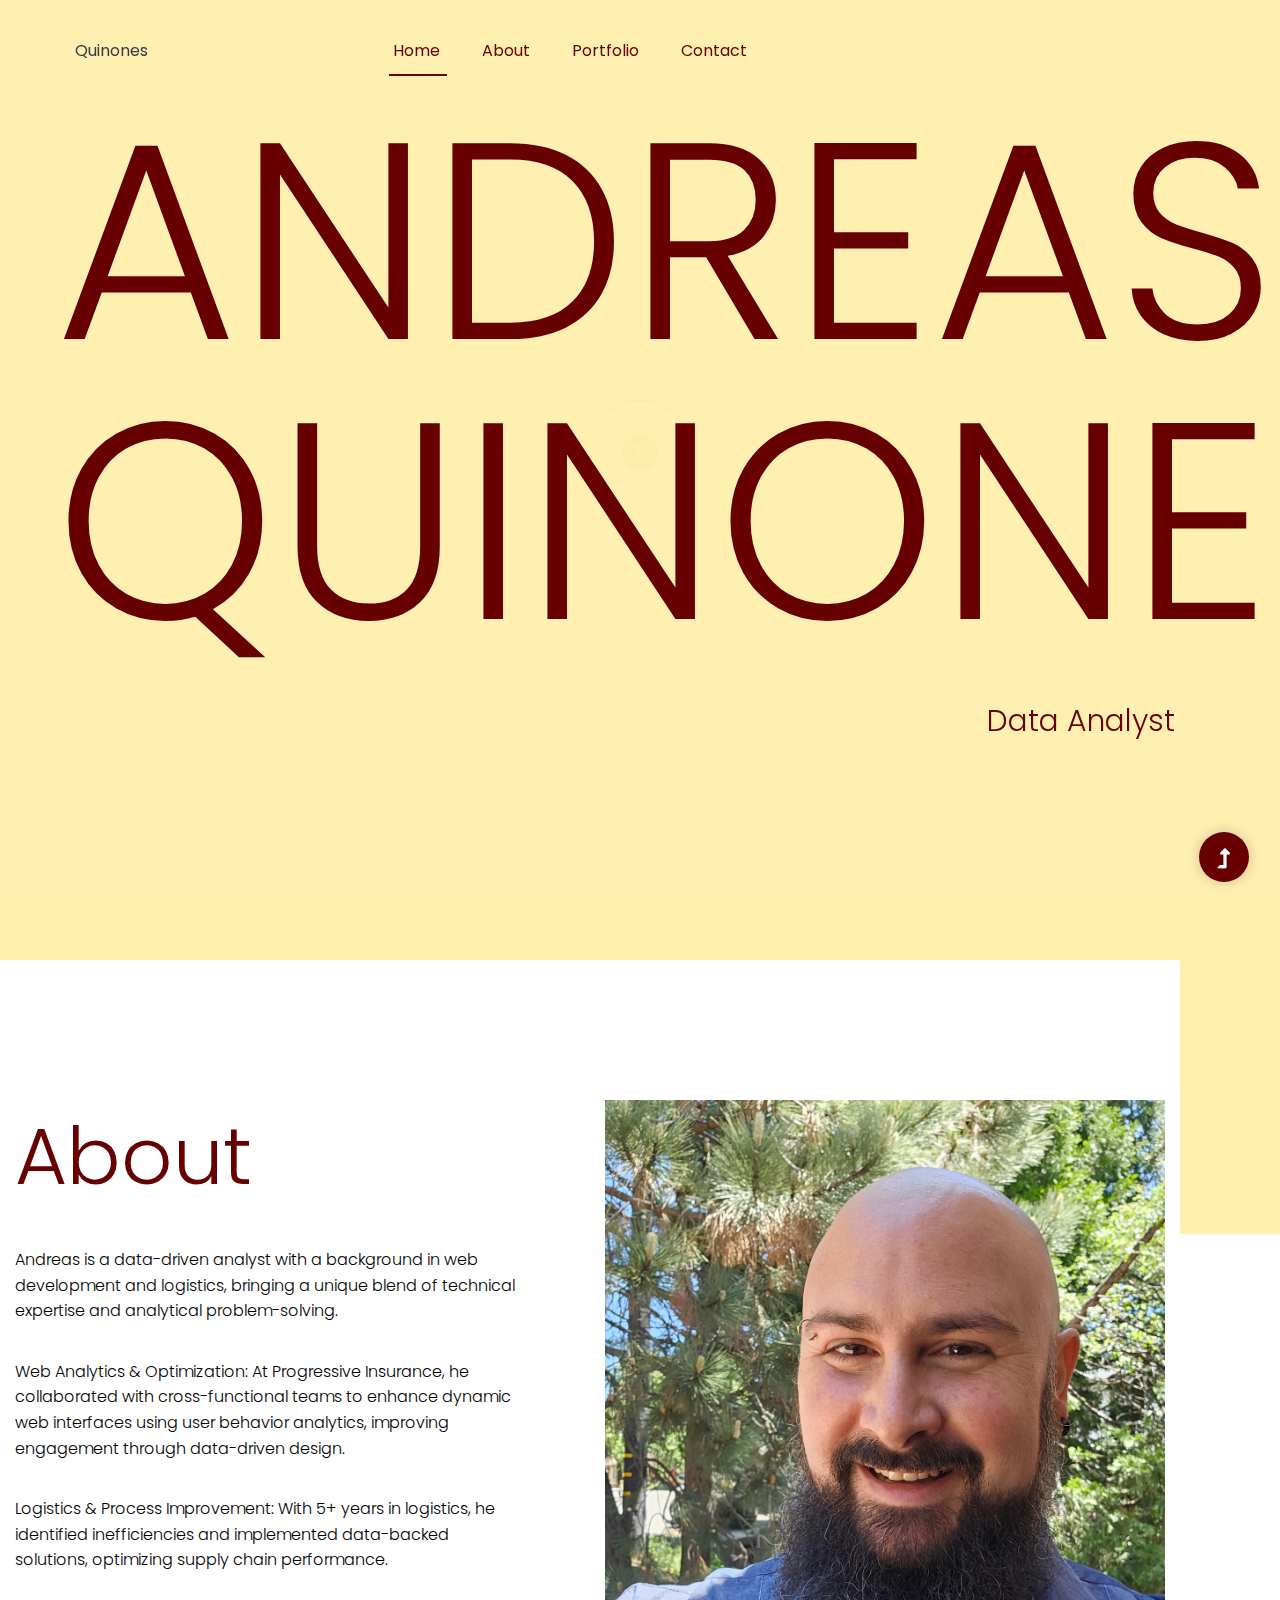
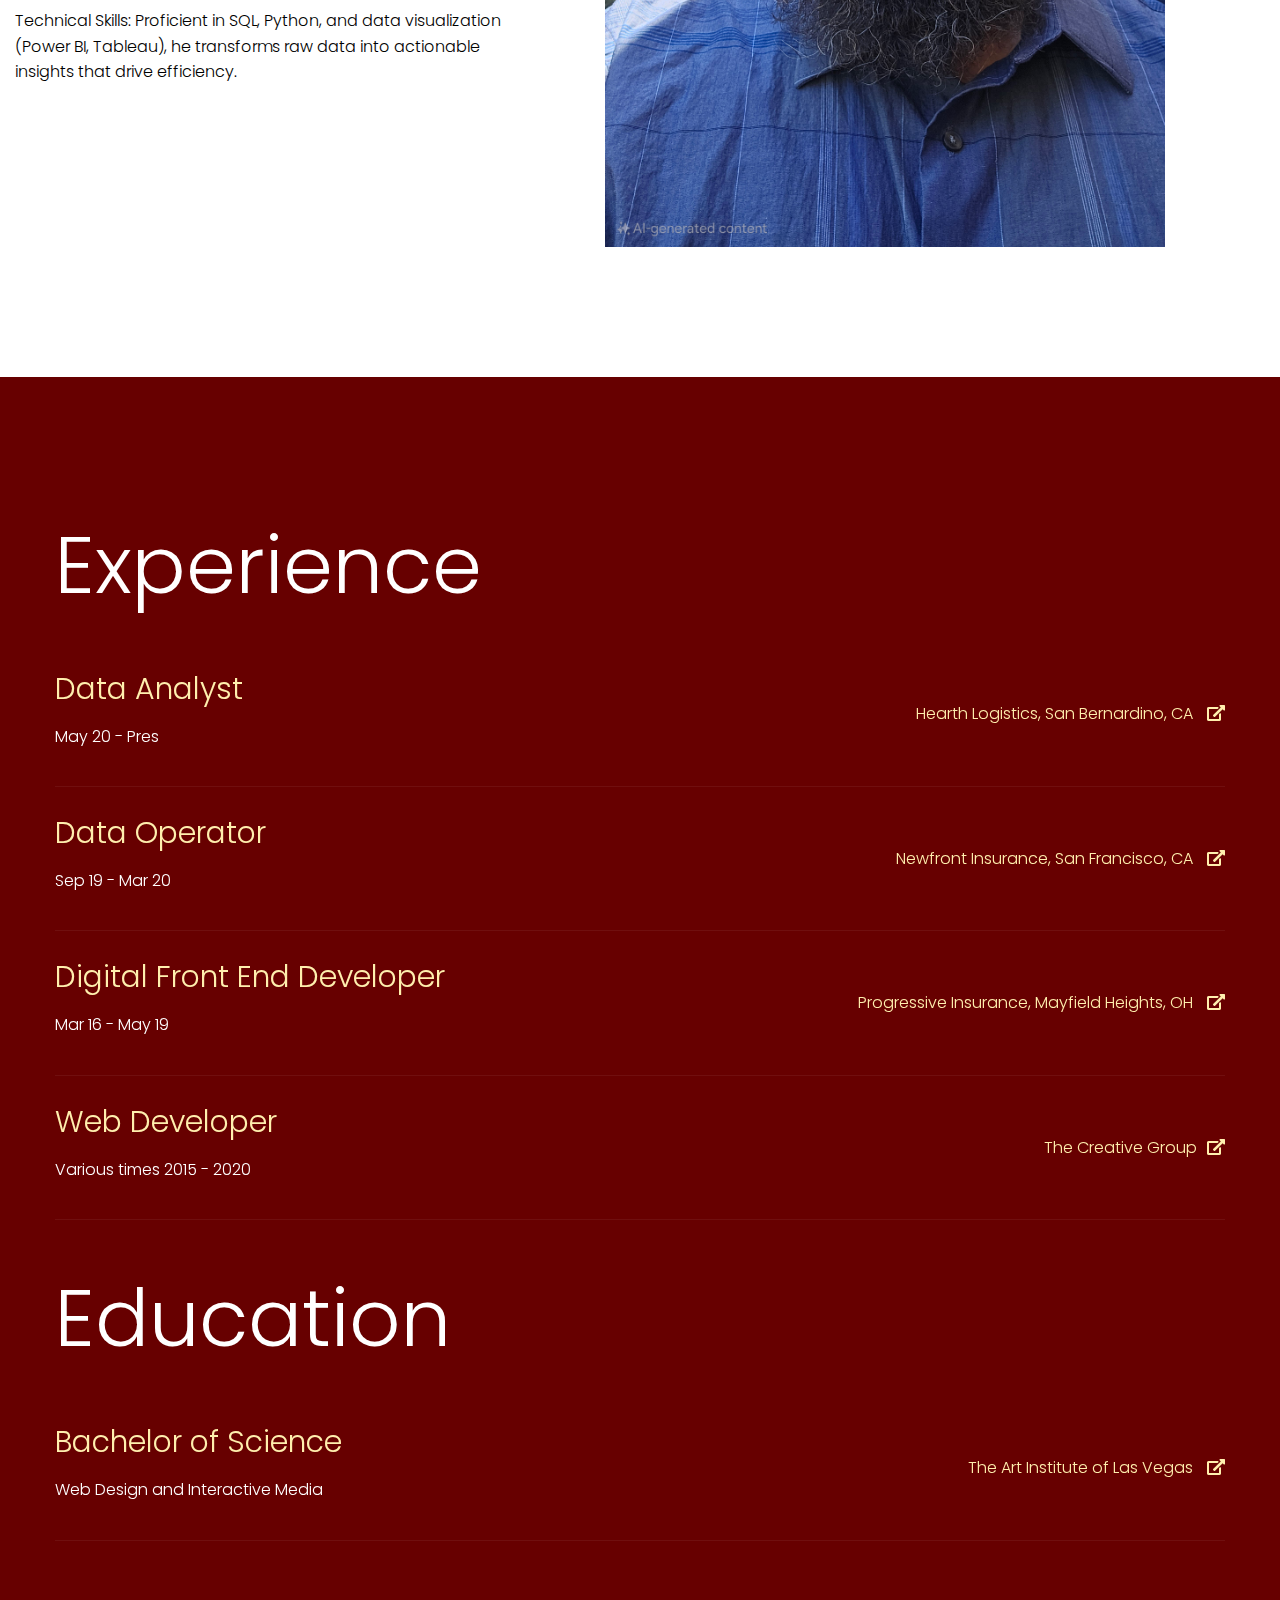
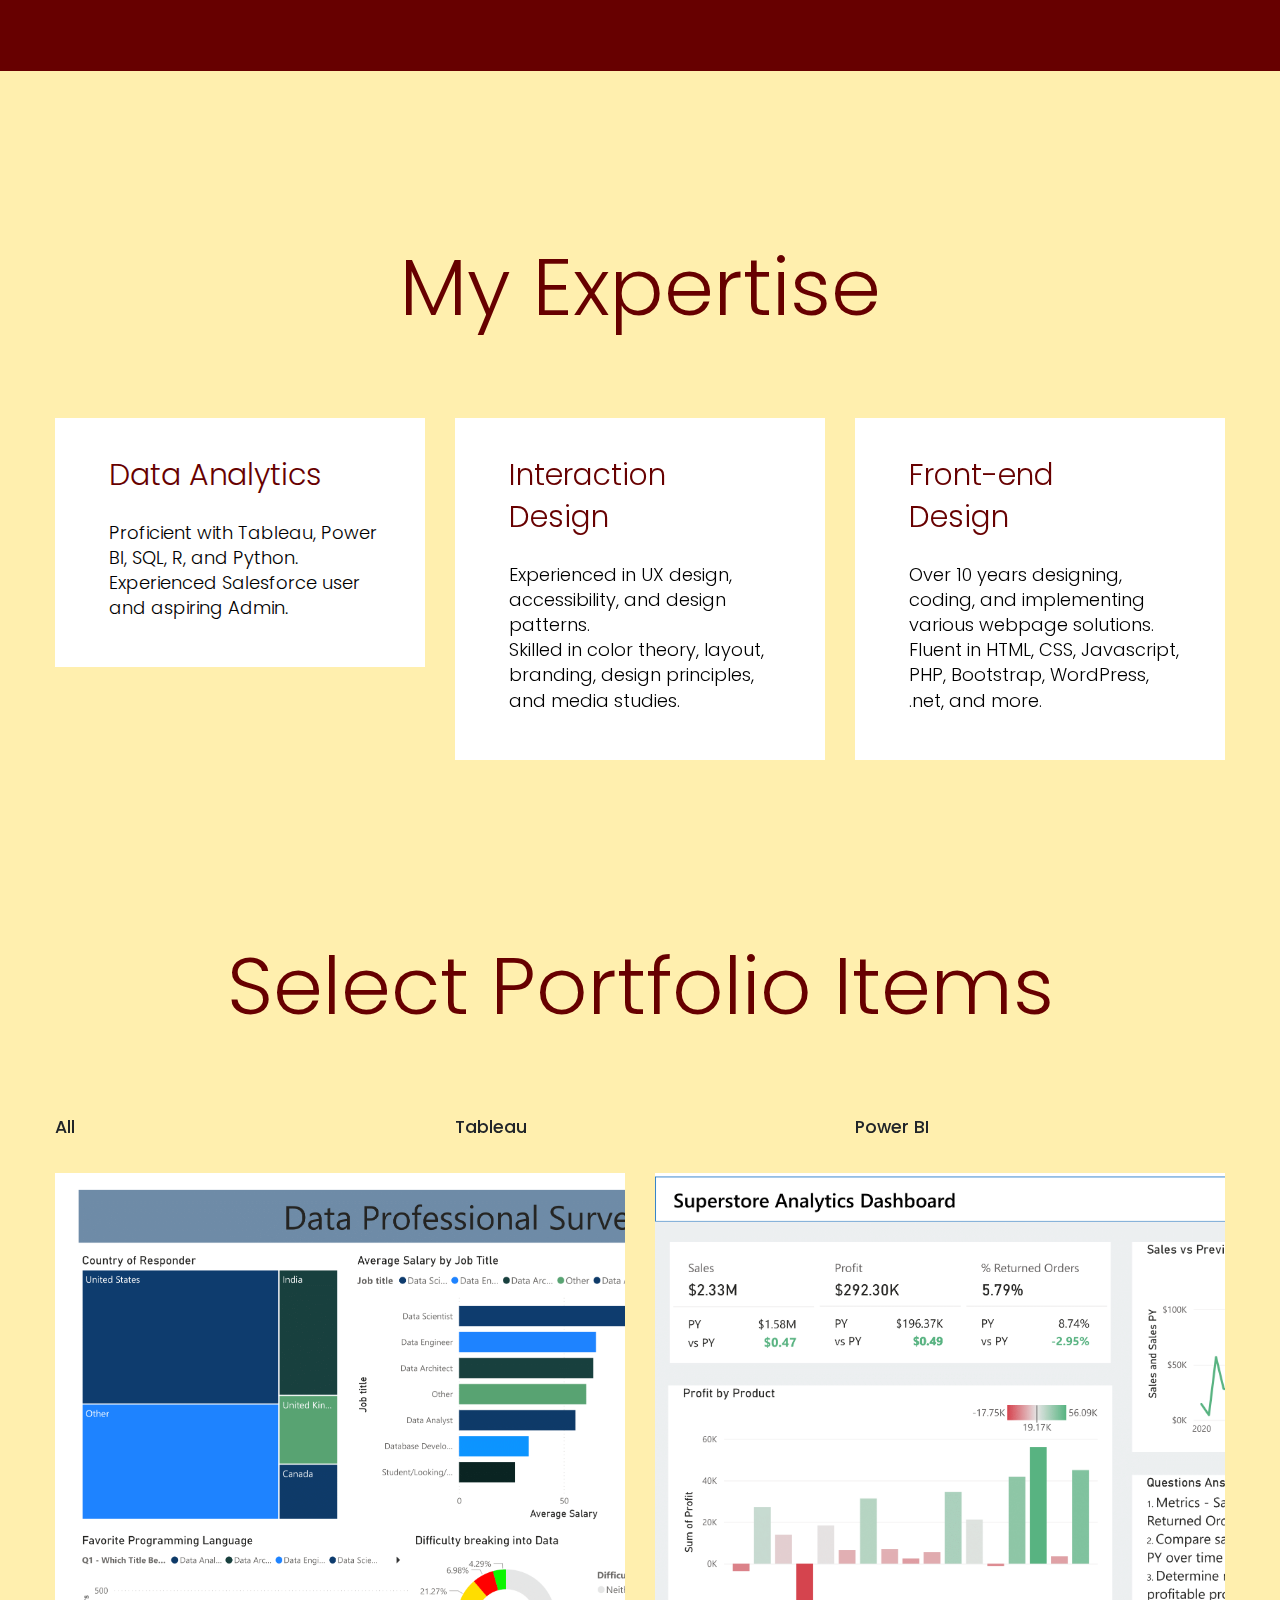
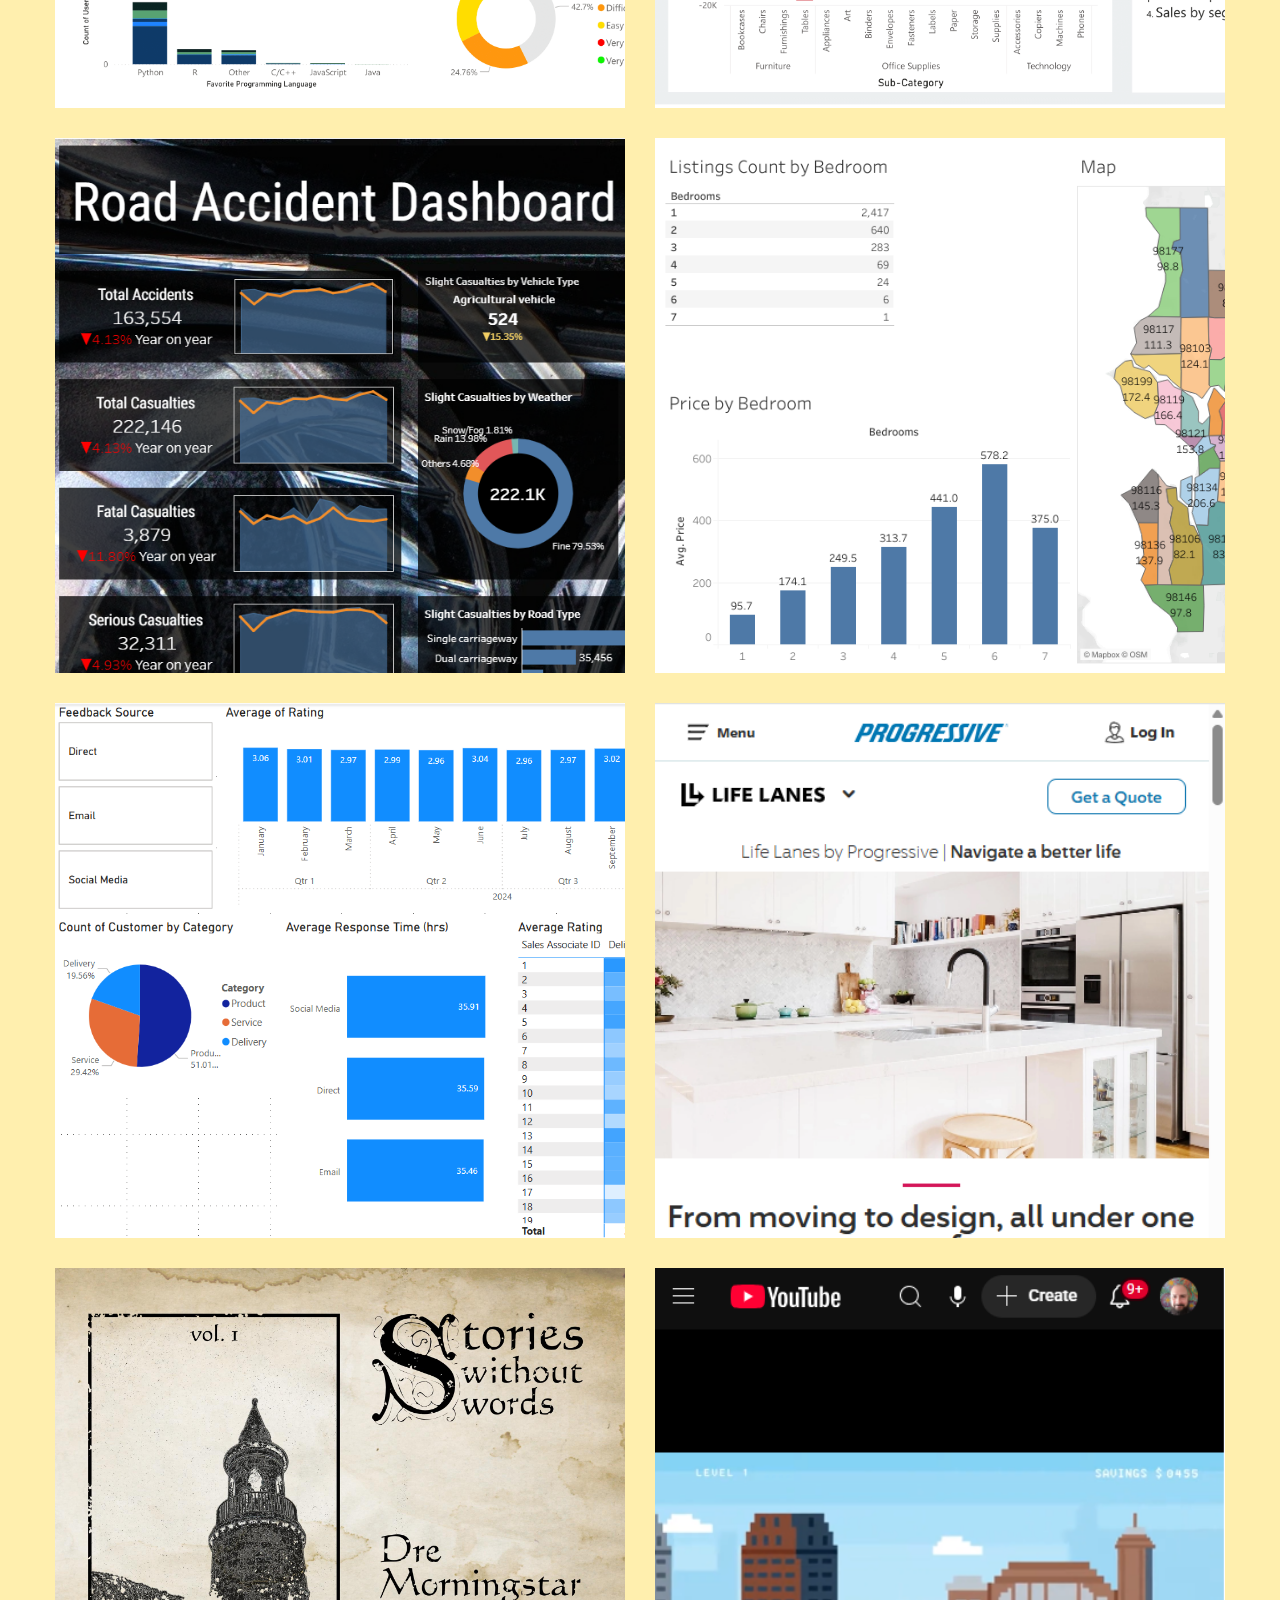
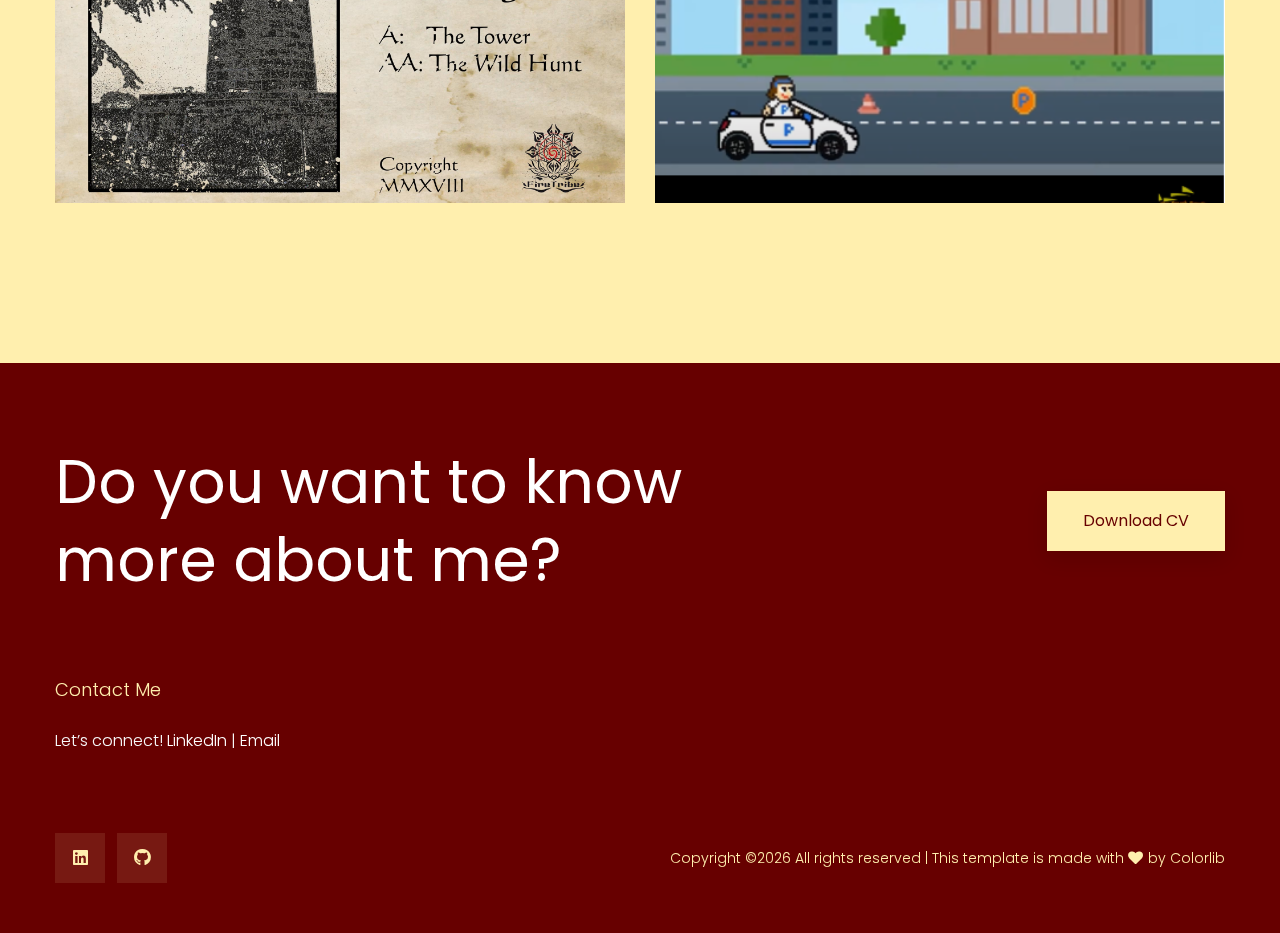
<file: index.html>
<!doctype html>
<html class="no-js" lang="zxx">
<head>
    <meta charset="utf-8">
    <meta http-equiv="x-ua-compatible" content="ie=edge">
    <title>Andreas Quinones | Portfolio</title>
    <meta name="description" content="">
    <meta name="viewport" content="width=device-width, initial-scale=1">
    <link rel="manifest" href="site.webmanifest">
    <link rel="shortcut icon" type="image/x-icon" href="assets/img/favicon.ico">

	<!-- CSS here -->
	<link rel="stylesheet" href="assets/css/bootstrap.min.css">
	<link rel="stylesheet" href="assets/css/owl.carousel.min.css">
	<link rel="stylesheet" href="assets/css/slicknav.css">
    <link rel="stylesheet" href="assets/css/flaticon.css">
    <link rel="stylesheet" href="assets/css/progressbar_barfiller.css">
    <link rel="stylesheet" href="assets/css/gijgo.css">
    <link rel="stylesheet" href="assets/css/animate.min.css">
    <link rel="stylesheet" href="assets/css/animated-headline.css">
	<link rel="stylesheet" href="assets/css/magnific-popup.css">
	<link rel="stylesheet" href="assets/css/fontawesome-all.min.css">
	<link rel="stylesheet" href="assets/css/themify-icons.css">
	<link rel="stylesheet" href="assets/css/slick.css">
	<link rel="stylesheet" href="assets/css/nice-select.css">
    <link rel="stylesheet" href="assets/css/style.css">
    
</head>
<body>
    <!-- ? Preloader Start -->
    <div id="preloader-active">
        <div class="preloader d-flex align-items-center justify-content-center">
            <div class="preloader-inner position-relative">
                <div class="preloader-circle"></div>
                <div class="preloader-img pere-text">
                    <img src="assets/img/logo/loder.png" alt="">
                </div>
            </div>
        </div>
    </div>
    <!-- Preloader Start -->
    <header>
        <div class="header-area header-transparent">
            <div class="main-header header-sticky">
                <div class="container-fluid">
                    <div class="menu-wrapper d-flex align-items-center justify-content-between">
                        <!-- Logo -->
                        <div class="logo">
                            <a href="index.html" class="text-dark"><!--img src="assets/img/logo/logo.png" alt=""-->Quinones</a>
                        </div>
                        <!-- Main-menu -->
                        <div class="main-menu f-right d-none d-lg-block">
                            <nav>
                                <ul id="navigation">
                                    <li class="active"><a href="index.html">Home</a></li>
                                    <li><a href="#about">About</a></li>
                                    <li><a href="#portfolio">Portfolio</a></li>
                                    <li><a href="#contact">Contact</a></li>
                                </ul>
                            </nav>
                        </div>          
                        <!-- Header-btn -->
                        <div class="header-info-right d-none d-lg-block invisible">
                            <a href="#" class="btn header-btn">Let's Talk <i class="ti-arrow-right"></i></a>
                        </div>
                        <!-- Mobile Menu -->
                        <div class="col-12">
                            <div class="mobile_menu d-block d-lg-none"></div>
                        </div>
                    </div>
                </div>
            </div>
        </div>
        <!-- Header End -->
    </header>
    <main>
        <!--? Hero Area Start-->
        <div class="slider-area">
            <div class="single-slider slider-height d-flex align-items-center">
                <div class="container">
                    <div class="row justify-content-center">
                        <div class="col-xl-12 col-lg-10 col-md-10 col-sm-10">
                            <!-- Hero Caption -->
                            <div class="hero__caption">
                                <h1>Andreas<br>Quinones</h1>
                                <p>Data Analyst</p>
                                <p class="cd-headline letters scale invisible">Data Analyst
                                    <a href="#" class="cd-words-wrapper">
                                        <b class="is-visible">Hearth Logistics</b>
                                    </a>
                                </p>
                                <p class="cd-headline letters scale invisible">Digital Developer at
                                    <a href="#" class="cd-words-wrapper">
                                        <b class="is-visible">Progressive</b>
                                        <b>Jazel</b>
                                        <b>BLVDS LV</b>
                                    </a>
                                </p>
                            </div>
                        </div>
                    </div>
                </div>
            </div>
        </div>
        <!--Hero Area End-->
        <!--? About 1 Start-->
        <section class="about-area section-padding40" id="about">
        <div class="container">
            <div class="row align-items-center">
                <div class="col-xl-6 col-lg-6 col-md-10">
                    <div class="about-caption mb-50">
                        <!-- Section Tittle -->
                        <div class="section-tittle mb-35">
                            <h2>About</h2>
                        </div>
                        <p> Andreas is a data-driven analyst with a background in web development and logistics, 
                            bringing a unique blend of technical expertise and analytical problem-solving.</p>        
                        
                        <p>Web Analytics &amp; Optimization: At Progressive Insurance, he collaborated with cross-functional teams to enhance 
                            dynamic web interfaces using user behavior analytics, improving engagement through data-driven design.</p>
                        
                        <p>Logistics &amp; Process Improvement: With 5+ years in logistics, he identified inefficiencies and implemented data-backed 
                            solutions, optimizing supply chain performance.</p>
                        
                        <p>Technical Skills: Proficient in SQL, Python, and data visualization (Power BI, Tableau), he transforms raw data into 
                            actionable insights that drive efficiency.</p>
                        
                        <p class="invisible">Andreas is now transitioning into data analytics, combining his analytical mindset, 
                            problem-solving skills, and diverse business experience to deliver impactful results.</p>
                       
                        
                        
                    </div>
                </div>
                <div class="col-lg-6">
                    <div class="about-img">
                        <img src="assets/img/gallery/headshot.jpg" alt="Headshot of Andreas Quinones">
                    </div>
                </div>
            </div>
            <!--div class="row pt-40">
                <div class="col-lg-3 col-md-4 col-sm-6">
                    <div class="experience">
                        <span>10 years</span>
                        <p>of experience</p>
                    </div>
                </div>
                <div class="col-lg-3 col-md-4 col-sm-6">
                    <div class="experience">
                        <span>$8M+</span>
                        <p>invested in projects I was<br> involved in</p>
                    </div>
                </div>
                <div class="col-lg-3 col-md-4 col-sm-6">
                    <div class="experience">
                        <span>Over a dozen</span>
                        <p>clients served</p>
                    </div>
                </div>
            </div-->
        </div>
        </section>
        <!-- About  End-->
        <!--? May-about Start -->
        <div class="may-about section-padding40">
            <div class="container">
                <div class="row">
                    <div class="col-lg-12">
                        <div class="section-tittle2 mb-30">
                            <h2>Experience</h2>
                        </div>
                    </div>
                    <div class="col-xl-12">
                        <div class="single-about">
                            <div class="tittle-experience">
                                <h3>Data Analyst</h3>
                                <p>May 20 - Pres</p>
                            </div>
                            <div class="experience-link">
                                <a href="#">Hearth Logistics, San Bernardino, CA <i class="fas fa-external-link-alt"></i></a>
                            </div>
                        </div>
                    </div>
                    <div class="col-xl-12">
                        <div class="single-about">
                            <div class="tittle-experience">
                                <h3>Data Operator</h3>
                                <p>Sep 19 - Mar 20</p>
                            </div>
                            <div class="experience-link">
                                <a href="#">Newfront Insurance, San Francisco, CA <i class="fas fa-external-link-alt"></i></a>
                            </div>
                        </div>
                    </div>
                    <div class="col-xl-12">
                        <div class="single-about">
                            <div class="tittle-experience">
                                <h3>Digital Front End Developer</h3>
                                <p>Mar 16 - May 19</p>
                            </div>
                            <div class="experience-link">
                                <a href="#">Progressive Insurance, Mayfield Heights, OH <i class="fas fa-external-link-alt"></i></a>
                            </div>
                        </div>
                    </div>
                    <div class="col-xl-12">
                        <div class="single-about">
                            <div class="tittle-experience">
                                <h3>Web Developer</h3>
                                <p>Various times 2015 - 2020</p>
                            </div>
                            <div class="experience-link">
                                <a href="#">The Creative Group<i class="fas fa-external-link-alt"></i></a>
                            </div>
                        </div>
                    </div>
                    <div class="col-lg-12">
                        <div class="section-tittle2 mb-30 pt-50">
                            <h2>Education</h2>
                        </div>
                    </div>
                    <div class="col-xl-12">
                        <div class="single-about">
                            <div class="tittle-experience">
                                <h3>Bachelor of Science</h3>
                                <p>Web Design and Interactive Media</p>
                            </div>
                            <div class="experience-link">
                                <a href="#">The Art Institute of Las Vegas <i class="fas fa-external-link-alt"></i></a>
                            </div>
                        </div>
                    </div>
                </div>
            </div>
        </div>
        <!-- May-about End -->

        <!--? My Expertise Start -->
        <div class="our-services pt-top section-bg1">
            <div class="container">
                <div class="rwo">
                    <div class="col-xl-12">
                        <div class="section-tittle mb-75 text-center">
                            <h2>My Expertise</h2>
                        </div>
                    </div>
                </div>
                <div class="row d-flex justify-contnet-center">
                    <div class="col-lg-4 col-md-4 col-sm-6">
                        <div class="single-services mb-30">
                            <div class="services-cap">
                                <h5>Data Analytics</h5>
                                <p>Proficient with Tableau, Power BI, SQL, R, and Python.<br>
                                    Experienced Salesforce user and aspiring Admin.
                                </p>
                            </div>
                        </div>
                    </div>
                    <div class="col-lg-4 col-md-4 col-sm-6">
                        <div class="single-services mb-30">
                            <div class="services-cap">
                                <h5>Interaction<br> Design</h5>
                                <p>Experienced in UX design, accessibility, and design patterns.<br>
                                    Skilled in color theory, layout, branding, design principles, and media studies.
                                </p>
                            </div>
                        </div>
                    </div>
                    <div class="col-lg-4 col-md-4 col-sm-6">
                        <div class="single-services mb-30">
                            <div class="services-cap">
                                <h5>Front-end<br> Design</h5>
                                <p>Over 10 years designing, coding, and implementing various webpage solutions.<br>
                                Fluent in HTML, CSS, Javascript, PHP, Bootstrap, WordPress, .net, and more.</p>
                            </div>
                        </div>
                    </div>
                </div>
            </div>
        </div>
        <!-- My Expertise End -->
        <!--? Gallery Area Start -->
        <div class="gallery-area section-padding40" id="portfolio">
            <div class="container">
                <div class="row">
                    <div class="col-lg-12">
                        <div class="section-tittle mb-60 text-center">
                            <h2>Select Portfolio Items</h2>
                        </div>
                    </div>
                </div>
                <div class="row justify-content-between switcher py-4 mb-4" id="switcher">
                    <div class="col-4 h3"><btn onclick="filterSelection('all')" class="active">All</btn></div>
                    <div class="col-4 h3"><btn onclick="filterSelection('g-tab')">Tableau</btn></div>
                    <div class="col-4 h3"><btn onclick="filterSelection('g-pbi')">Power BI</btn></div>
                </div>
                <div class="row justify-content-between">
                    <div class="col-lg-6 col-md-6 col-sm-6 g-item g-pbi">
                        <div class="box snake mb-30">
                            <div class="gallery-img small-img " style="background-image: url(projects/survey/survey.png);"></div>
                            <div class="overlay">
                                <div class="overlay-content">
                                    <a href="projects/survey/survey.png" class="img-pop-up"><i class="ti-plus"></i></a>
                                    <ul class="text-light">Data Professionals Survey
                                        <li>&nbsp;</li>
                                        <li>-</li>
                                        <li>Power BI</li>
                                    </ul>
                                </div>
                            </div>
                        </div>
                    </div>
                    <div class="col-lg-6 col-md-6 col-sm-6 g-item g-pbi">
                        <div class="box snake mb-30">
                            <div class="gallery-img small-img " style="background-image: url(projects/superstore/superstore.png);"></div>
                            <div class="overlay">
                                <div class="overlay-content">
                                    <a href="projects/superstore/superstore.png" class="img-pop-up"><i class="ti-plus"></i></a>
                                    <ul class="text-light">Sales Data Analysis
                                        <li>&nbsp;</li>
                                        <li>-</li>
                                        <li>Power BI</li>
                                    </ul>
                                </div>
                            </div>
                        </div>
                    </div>
                    <div class="col-lg-6 col-md-6 col-sm-6 g-item g-tab">
                        <div class="box snake mb-30">
                            <div class="gallery-img small-img " style="background-image: url(projects/accidents/Accidents.png);"></div>
                            <div class="overlay">
                                <div class="overlay-content">
                                    <a href="https://public.tableau.com/views/Accidents_17464824628110/Dashboard1?:language=en-US&:sid=&:redirect=auth&:display_count=n&:origin=viz_share_link" target="_blank"><i class="ti-plus"></i></a>
                                    <ul class="text-light">UK Accident Data Dashboard
                                        <li>&nbsp;</li>
                                        <li>-</li>
                                        <li>Tableau</li>
                                    </ul>
                                </div>
                            </div>
                        </div>
                    </div>
                    <div class="col-lg-6 col-md-6 col-sm-6 g-item g-tab">
                        <div class="box snake mb-30">
                            <div class="gallery-img small-img " style="background-image: url(projects/seattle/seattle2.png);"></div>
                            <div class="overlay">
                                <div class="overlay-content">
                                    <a href="https://public.tableau.com/views/SeattleAirBnBData_17457008345280/Dashboard1?:language=en-US&:sid=&:redirect=auth&:display_count=n&:origin=viz_share_link" target="_blank"><i class="ti-plus"></i></a>
                                    <ul class="text-light">Seattle Air BnB Market Research
                                        <li>&nbsp;</li>
                                        <li>-</li>
                                        <li>Tableau</li>
                                    </ul>
                                </div>
                            </div>
                        </div>
                    </div>
                    <div class="col-lg-6 col-md-6 col-sm-6 g-item g-pbi">
                        <div class="box snake mb-30">
                            <div class="gallery-img small-img " style="background-image: url(projects/associates/associates.png);"></div>
                            <div class="overlay">
                                <div class="overlay-content">
                                    <a href="projects/associates/associates.png" target="_blank"><i class="ti-plus"></i></a>
                                    <ul class="text-light">Quick Report of Sales Data by Associate
                                        <li>&nbsp;</li>
                                        <li>-</li>
                                        <li>Power BI</li>
                                    </ul>
                                </div>
                            </div>
                        </div>
                    </div>
                    <div class="col-lg-6 col-md-6 col-sm-6 g-item">
                        <div class="box snake mb-30">
                            <div class="gallery-img small-img " style="background-image: url(projects/lifelanes/lifelanes.png);"></div>
                            <div class="overlay">
                                <div class="overlay-content">
                                    <a href="https://lifelanes.progressive.com/" target="_blank"><i class="ti-plus"></i></a>
                                    <ul class="text-light">Lifelanes Blog
                                        <li>&nbsp;</li>
                                        <li>Coded website redesign</li>
                                        <li>Performed A/B testing</li>
                                        <li>Collaborated with designers and copywriters</li>
                                        <li>Performed in-depth security clearance</li>
                                        <li>Tested for accessibility</li>
                                        <li>-</li>
                                        <li>HTML5, JQuery, .net, WordPress, PHP, MySQL, SCSS, Oracle</li>
                                    </ul>
                                </div>
                            </div>
                        </div>
                    </div>
                    <div class="ol-lg-6 col-lg-6 col-md-6 col-sm-6 g-item">
                        <div class="box snake mb-30">
                            <div class="gallery-img small-img " style="background-image: url(projects/sww/sww.jpg);"></div>
                            <div class="overlay">
                                <div class="overlay-content">
                                    <a href="projects/sww/sww.jpg" class="img-pop-up"><i class="ti-plus"></i></a>
                                    <ul class="text-light">Stories Without Words
                                        <li>&nbsp;</li>
                                        <li>Wrote and produced music</li>
                                        <li>Created graphic assets</li>
                                        <li>-</li>
                                        <li>Ableton Live / Photoshop</li>
                                    </ul>
                                </div>
                            </div>
                        </div>
                    </div>
                    
                    <div class="col-lg-6 col-md-6 col-sm-6 g-item">
                        <div class="box snake mb-30">
                            <div class="gallery-img small-img " style="background-image: url(projects/game/game.png);"></div>
                            <div class="overlay">
                                <div class="overlay-content">
                                    <a href="projects/game/game.png" class="img-pop-up"><i class="ti-plus"></i></a>
                                    <ul class="text-light">Progressive Video Game Ad on XBox One
                                        <li>&nbsp;</li>
                                        <li>Converted graphic assets to 8-bit</li>
                                        <li>Created original soundtrack</li>
                                        <li>Coded series of display ads based on assets</li>
                                        <li>-</li>
                                        <li>Adobe CC: Audition, Photoshop, Illustrator, Ableton Live, HTML5, CSS, Javascript</li>
                                    </ul>
                                </div>
                            </div>
                        </div>
                    </div>
                </div>
            </div>
        </div>
        <!-- Gallery Area End -->
    </main>
    <footer>
        <div class="footer-wrappr">
            <div class="footer-top">
                <!-- Want To work -->
                <section class="wantToWork-area" id="contact">
                    <div class="container">
                        <div class="wants-wrapper w-padding2">
                            <div class="row align-items-center justify-content-between">
                                <div class="col-xl-7 col-lg-9 col-md-8">
                                    <div class="wantToWork-caption wantToWork-caption2">
                                        <h2>Do you want to know more about me?</h2>
                                    </div>
                                </div>
                                <div class="col-xl-2 col-lg-3 col-md-4">
                                    <a href="assets/img/gallery/andreas_quinones_resume_2025.pdf" class="btn white-btn f-right sm-left" download>Download CV</a>
                                </div>
                            </div>
                        </div>
                    </div>
                </section>
                <!-- Want To work End -->
                <div class="container">
                    <div class="row">
                        <div class="col-lg-12">
                            <!-- contact-form -->
                            <div class="form-wrapper">
                                <div class="row ">
                                    <div class="col-xl-12">
                                        <div class="small-tittle mb-30">
                                            <h4>Contact Me</h4>
                                        </div>
                                    </div>
                                </div>
                                <div class="row ">
                                    <div class="col-xl-12">
                                        <div class="small-tittle  mb-30">
                                            <p class="text-light">Let’s connect! <a href="https://www.linkedin.com/in/andreasquinones" target="_blank">
                                                LinkedIn
                                            </a> | 
                                            <a href="mailto:andreas.quinones@gmail.com?subject=Found%20your%20portfolio%20-%20Let's%20connect!" title="andreas.quinones@gmail.com">
                                                Email
                                            </a></p>
                                        </div>
                                    </div>
                                </div>
                                <!--form id="contact-form" action="#" method="POST">
                                    <div class="row">
                                        <div class="col-lg-4 col-md-6">
                                            <div class="form-box user-icon mb-25">
                                                <input type="text" name="name" placeholder="Your name">
                                            </div>
                                        </div>
                                        <div class="col-lg-4 col-md-6">
                                            <div class="form-box email-icon mb-25">
                                                <input type="text" name="email" placeholder="Email">
                                            </div>
                                        </div>
                                        <div class="col-lg-4 col-md-6">
                                            <div class="form-box email-icon mb-25">
                                                <input type="text" name="email" placeholder="Subject">
                                            </div>
                                        </div>
                                        <div class="col-lg-12">
                                            <div class="form-box message-icon mb-25">
                                                <textarea name="message" id="message" placeholder="Message"></textarea>
                                            </div>
                                            <div class="submit-info">
                                                <button class="submit-btn2" type="submit">Send Message</button>
                                            </div>
                                        </div>
                                    </div>
                                </form--> 
                            </div>
                        </div>
                    </div>
                </div>
            </div>
            <!-- footer-bottom area -->
            <div class="footer-bottom-area">
                <div class="container">
                    <div class="footer-border">
                        <div class="row align-items-center">
                            <div class="col-xl-4 col-lg-4">
                                <div class="footer-social">
                                    <a href="https://www.linkedin.com/in/andreasquinones"><i class="fab fa-linkedin"></i></a>
                                    <a href="https://github.com/aqdev"><i class="fab fa-github"></i></a>
                                </div>
                            </div>
                            <div class="col-xl-8 col-lg-8">
                                <div class="footer-copy-right f-right">
                                    <p><!-- Link back to Colorlib can't be removed. Template is licensed under CC BY 3.0. -->
  Copyright &copy;<script>document.write(new Date().getFullYear());</script> All rights reserved | This template is made with <i class="fa fa-heart" aria-hidden="true"></i> by <a href="https://colorlib.com" target="_blank">Colorlib</a>
  <!-- Link back to Colorlib can't be removed. Template is licensed under CC BY 3.0. --></p>
                                </div>
                            </div>
                        </div>
                    </div>
                </div>
            </div>
        </div>
    </footer>
    <!-- Scroll Up -->
    <div id="back-top" >
        <a title="Go to Top" href="#"> <i class="fas fa-level-up-alt"></i></a>
    </div>
    <!-- JS here -->

    <script src="./assets/js/vendor/modernizr-3.5.0.min.js"></script>
    <!-- Jquery, Popper, Bootstrap -->
    <script src="./assets/js/vendor/jquery-1.12.4.min.js"></script>
    <script src="./assets/js/popper.min.js"></script>
    <script src="./assets/js/bootstrap.min.js"></script>
    <!-- Jquery Mobile Menu -->
    <script src="./assets/js/jquery.slicknav.min.js"></script>

    <!-- Jquery Slick , Owl-Carousel Plugins -->
    <script src="./assets/js/owl.carousel.min.js"></script>
    <script src="./assets/js/slick.min.js"></script>
    <!-- One Page, Animated-HeadLin -->
    <script src="./assets/js/wow.min.js"></script>
    <script src="./assets/js/animated.headline.js"></script>
    <script src="./assets/js/jquery.magnific-popup.js"></script>

    <!-- Date Picker -->
    <script src="./assets/js/gijgo.min.js"></script>
    <!-- Nice-select, sticky -->
    <script src="./assets/js/jquery.nice-select.min.js"></script>
    <script src="./assets/js/jquery.sticky.js"></script>
    <!-- Progress -->
    <script src="./assets/js/jquery.barfiller.js"></script>
    
    <!-- counter , waypoint,Hover Direction -->
    <script src="./assets/js/jquery.counterup.min.js"></script>
    <script src="./assets/js/waypoints.min.js"></script>
    <script src="./assets/js/jquery.countdown.min.js"></script>
    <script src="./assets/js/hover-direction-snake.min.js"></script>

    <!-- contact js -->
    <script src="./assets/js/contact.js"></script>
    <script src="./assets/js/jquery.form.js"></script>
    <script src="./assets/js/jquery.validate.min.js"></script>
    <script src="./assets/js/mail-script.js"></script>
    <script src="./assets/js/jquery.ajaxchimp.min.js"></script>
    
    <!-- Jquery Plugins, main Jquery -->	
    <script src="./assets/js/plugins.js"></script>
    <script src="./assets/js/main.js"></script>

    <!-- Custom -AQ 2025 -->
    <script src="./assets/js/switcher.js"></script>

    </body>
</html>
</file>
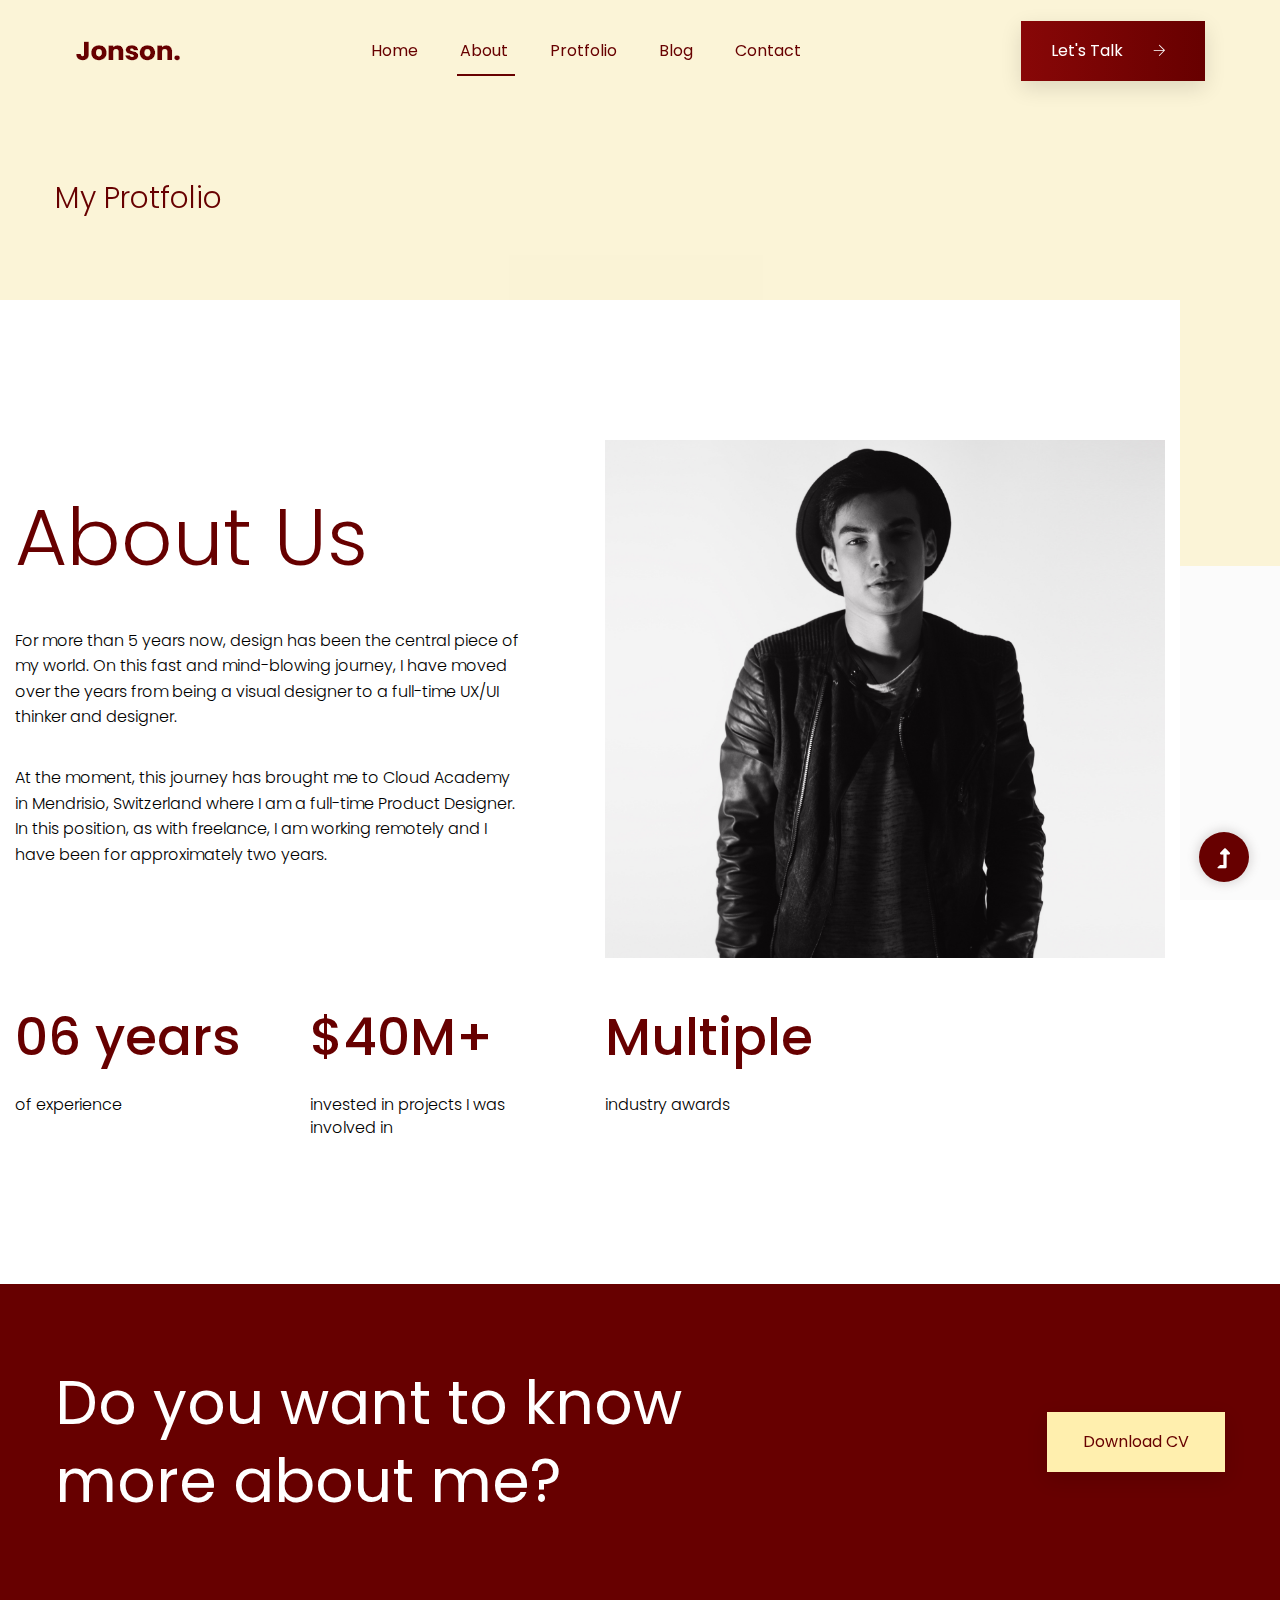
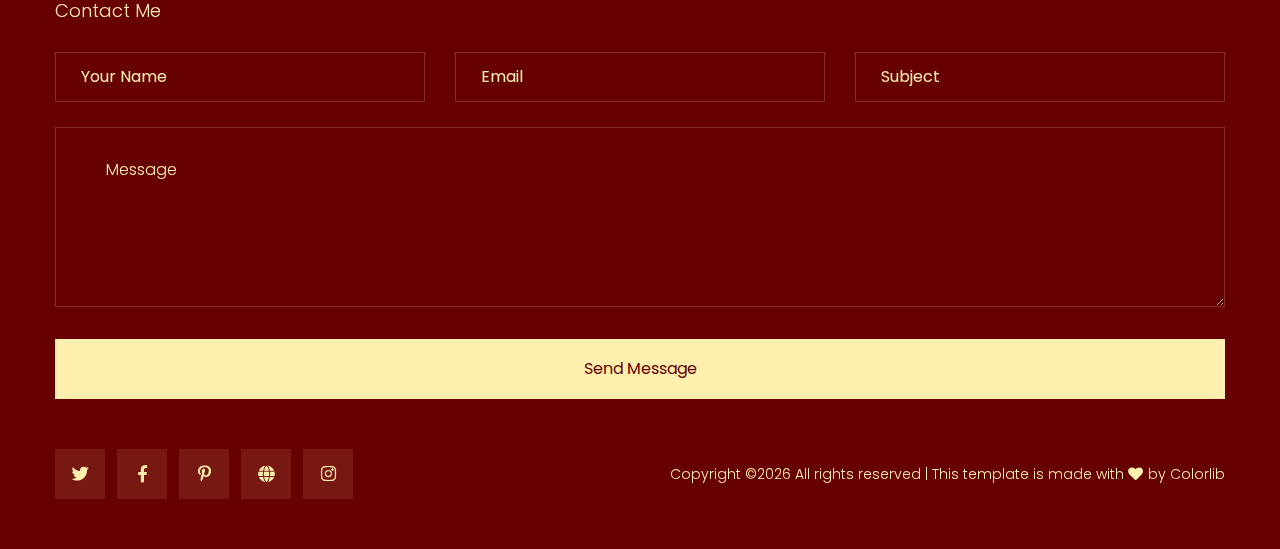
<file: about.html>
<!doctype html>
<html class="no-js" lang="zxx">
<head>
    <meta charset="utf-8">
    <meta http-equiv="x-ua-compatible" content="ie=edge">
    <title> Personal | Teamplate</title>
    <meta name="description" content="">
    <meta name="viewport" content="width=device-width, initial-scale=1">
    <link rel="manifest" href="site.webmanifest">
    <link rel="shortcut icon" type="image/x-icon" href="assets/img/favicon.ico">

	<!-- CSS here -->
	<link rel="stylesheet" href="assets/css/bootstrap.min.css">
	<link rel="stylesheet" href="assets/css/owl.carousel.min.css">
	<link rel="stylesheet" href="assets/css/slicknav.css">
    <link rel="stylesheet" href="assets/css/flaticon.css">
    <link rel="stylesheet" href="assets/css/progressbar_barfiller.css">
    <link rel="stylesheet" href="assets/css/gijgo.css">
    <link rel="stylesheet" href="assets/css/animate.min.css">
    <link rel="stylesheet" href="assets/css/animated-headline.css">
	<link rel="stylesheet" href="assets/css/magnific-popup.css">
	<link rel="stylesheet" href="assets/css/fontawesome-all.min.css">
	<link rel="stylesheet" href="assets/css/themify-icons.css">
	<link rel="stylesheet" href="assets/css/slick.css">
	<link rel="stylesheet" href="assets/css/nice-select.css">
    <link rel="stylesheet" href="assets/css/style.css">
    
</head>
<body>
    <!-- ? Preloader Start -->
    <div id="preloader-active">
        <div class="preloader d-flex align-items-center justify-content-center">
            <div class="preloader-inner position-relative">
                <div class="preloader-circle"></div>
                <div class="preloader-img pere-text">
                    <img src="assets/img/logo/loder.png" alt="">
                </div>
            </div>
        </div>
    </div>
    <!-- Preloader Start -->
    <header>
        <div class="header-area header-transparent">
            <div class="main-header header-sticky">
                <div class="container-fluid">
                    <div class="menu-wrapper d-flex align-items-center justify-content-between">
                        <!-- Logo -->
                        <div class="logo">
                            <a href="index.html"><img src="assets/img/logo/logo.png" alt=""></a>
                        </div>
                        <!-- Main-menu -->
                        <div class="main-menu f-right d-none d-lg-block">
                            <nav>
                                <ul id="navigation">
                                    <li><a href="index.html">Home</a></li>
                                    <li class="active"><a href="about.html">About</a></li>
                                    <li><a href="protfolio.html">Protfolio</a></li>
                                    <li><a href="blog.html">Blog</a>
                                        <ul class="submenu">
                                            <li><a href="blog.html">Blog</a></li>
                                            <li><a href="blog_details.html">Blog Details</a></li>
                                            <li><a href="elements.html">Elements</a></li>
                                        </ul>
                                    </li>
                                    <li><a href="contact.html">Contact</a></li>
                                </ul>
                            </nav>
                        </div>          
                        <!-- Header-btn -->
                        <div class="header-info-right d-none d-lg-block">
                            <a href="#" class="btn header-btn">Let's Talk <i class="ti-arrow-right"></i></a>
                        </div>
                        <!-- Mobile Menu -->
                        <div class="col-12">
                            <div class="mobile_menu d-block d-lg-none"></div>
                        </div>
                    </div>
                </div>
            </div>
        </div>
        <!-- Header End -->
    </header>
    <main>
        <!--? Hero Area Start-->
        <div class="hero-area2 d-flex align-items-center">
            <div class="container">
                <div class="row ">
                    <div class="col-xl-12">
                        <!-- Hero Caption -->
                        <div class="hero-cap pt-100">
                            <h2>My Protfolio</h2>
                        </div>
                    </div>
                </div>
            </div>
        </div>
        <!--Hero Area End-->
        <!--? About 1 Start-->
        <section class="about-area section-padding40">
        <div class="container">
            <div class="row align-items-center">
                <div class="col-xl-6 col-lg-6 col-md-10">
                    <div class="about-caption mb-50">
                        <!-- Section Tittle -->
                        <div class="section-tittle mb-35">
                            <h2>About Us</h2>
                        </div>
                        <p>For more than 5 years now, design has been the central piece of my world. On this fast and mind-blowing journey, I have moved over the years from being a visual designer to a full-time UX/UI thinker and designer.</p>
                        <p>At the moment, this journey has brought me to Cloud Academy in Mendrisio, Switzerland where I am a full-time Product Designer. In this position, as with freelance, I am working remotely and I have been for approximately two years.</p>
                    </div>
                </div>
                <div class="col-lg-6">
                    <div class="about-img">
                        <img src="assets/img/gallery/about1.png" alt="">
                    </div>
                </div>
            </div>
            <div class="row pt-40">
                <div class="col-lg-3 col-md-4 col-sm-6">
                    <div class="experience">
                        <span>06 years</span>
                        <p>of experience</p>
                    </div>
                </div>
                <div class="col-lg-3 col-md-4 col-sm-6">
                    <div class="experience">
                        <span>$40M+</span>
                        <p>invested in projects I was<br> involved in</p>
                    </div>
                </div>
                <div class="col-lg-3 col-md-4 col-sm-6">
                    <div class="experience">
                        <span>Multiple</span>
                        <p>industry awards</p>
                    </div>
                </div>
            </div>
        </div>
        </section>
        <!-- About  End-->
    </main>
    <footer>
        <div class="footer-wrappr">
            <div class="footer-top">
                <!-- Want To work -->
                <section class="wantToWork-area ">
                    <div class="container">
                        <div class="wants-wrapper w-padding2">
                            <div class="row align-items-center justify-content-between">
                                <div class="col-xl-7 col-lg-9 col-md-8">
                                    <div class="wantToWork-caption wantToWork-caption2">
                                        <h2>Do you want to know more about me?</h2>
                                    </div>
                                </div>
                                <div class="col-xl-2 col-lg-3 col-md-4">
                                    <a href="#" class="btn white-btn f-right sm-left">Download CV</a>
                                </div>
                            </div>
                        </div>
                    </div>
                </section>
                <!-- Want To work End -->
                <div class="container">
                    <div class="row">
                        <div class="col-lg-12">
                            <!-- contact-form -->
                            <div class="form-wrapper">
                                <div class="row ">
                                    <div class="col-xl-12">
                                        <div class="small-tittle mb-30">
                                            <h4>Contact Me</h4>
                                        </div>
                                    </div>
                                </div>
                                <form id="contact-form" action="#" method="POST">
                                    <div class="row">
                                        <div class="col-lg-4 col-md-6">
                                            <div class="form-box user-icon mb-25">
                                                <input type="text" name="name" placeholder="Your name">
                                            </div>
                                        </div>
                                        <div class="col-lg-4 col-md-6">
                                            <div class="form-box email-icon mb-25">
                                                <input type="text" name="email" placeholder="Email">
                                            </div>
                                        </div>
                                        <div class="col-lg-4 col-md-6">
                                            <div class="form-box email-icon mb-25">
                                                <input type="text" name="email" placeholder="Subject">
                                            </div>
                                        </div>
                                        <div class="col-lg-12">
                                            <div class="form-box message-icon mb-25">
                                                <textarea name="message" id="message" placeholder="Message"></textarea>
                                            </div>
                                            <div class="submit-info">
                                                <button class="submit-btn2" type="submit">Send Message</button>
                                            </div>
                                        </div>
                                    </div>
                                </form> 
                            </div>
                        </div>
                    </div>
                </div>
            </div>
            <!-- footer-bottom area -->
            <div class="footer-bottom-area">
                <div class="container">
                    <div class="footer-border">
                        <div class="row align-items-center">
                            <div class="col-xl-4 col-lg-4">
                                <div class="footer-social">
                                    <a href="#"><i class="fab fa-twitter"></i></a>
                                    <a href="https://bit.ly/sai4ull"><i class="fab fa-facebook-f"></i></a>
                                    <a href="#"><i class="fab fa-pinterest-p"></i></a>
                                    <a href="#"><i class="fas fa-globe"></i></a>
                                    <a href="#"><i class="fab fa-instagram"></i></a>
                                </div>
                            </div>
                            <div class="col-xl-8 col-lg-8">
                                <div class="footer-copy-right f-right">
                                    <p><!-- Link back to Colorlib can't be removed. Template is licensed under CC BY 3.0. -->
  Copyright &copy;<script>document.write(new Date().getFullYear());</script> All rights reserved | This template is made with <i class="fa fa-heart" aria-hidden="true"></i> by <a href="https://colorlib.com" target="_blank">Colorlib</a>
  <!-- Link back to Colorlib can't be removed. Template is licensed under CC BY 3.0. --></p>
                                </div>
                            </div>
                        </div>
                    </div>
                </div>
            </div>
        </div>
    </footer>
    <!-- Scroll Up -->
    <div id="back-top" >
        <a title="Go to Top" href="#"> <i class="fas fa-level-up-alt"></i></a>
    </div>
    <!-- JS here -->

    <script src="./assets/js/vendor/modernizr-3.5.0.min.js"></script>
    <!-- Jquery, Popper, Bootstrap -->
    <script src="./assets/js/vendor/jquery-1.12.4.min.js"></script>
    <script src="./assets/js/popper.min.js"></script>
    <script src="./assets/js/bootstrap.min.js"></script>
    <!-- Jquery Mobile Menu -->
    <script src="./assets/js/jquery.slicknav.min.js"></script>

    <!-- Jquery Slick , Owl-Carousel Plugins -->
    <script src="./assets/js/owl.carousel.min.js"></script>
    <script src="./assets/js/slick.min.js"></script>
    <!-- One Page, Animated-HeadLin -->
    <script src="./assets/js/wow.min.js"></script>
    <script src="./assets/js/animated.headline.js"></script>
    <script src="./assets/js/jquery.magnific-popup.js"></script>

    <!-- Date Picker -->
    <script src="./assets/js/gijgo.min.js"></script>
    <!-- Nice-select, sticky -->
    <script src="./assets/js/jquery.nice-select.min.js"></script>
    <script src="./assets/js/jquery.sticky.js"></script>
    <!-- Progress -->
    <script src="./assets/js/jquery.barfiller.js"></script>
    
    <!-- counter , waypoint,Hover Direction -->
    <script src="./assets/js/jquery.counterup.min.js"></script>
    <script src="./assets/js/waypoints.min.js"></script>
    <script src="./assets/js/jquery.countdown.min.js"></script>
    <script src="./assets/js/hover-direction-snake.min.js"></script>

    <!-- contact js -->
    <script src="./assets/js/contact.js"></script>
    <script src="./assets/js/jquery.form.js"></script>
    <script src="./assets/js/jquery.validate.min.js"></script>
    <script src="./assets/js/mail-script.js"></script>
    <script src="./assets/js/jquery.ajaxchimp.min.js"></script>
    
    <!-- Jquery Plugins, main Jquery -->	
    <script src="./assets/js/plugins.js"></script>
    <script src="./assets/js/main.js"></script>


    
    </body>
</html>
</file>
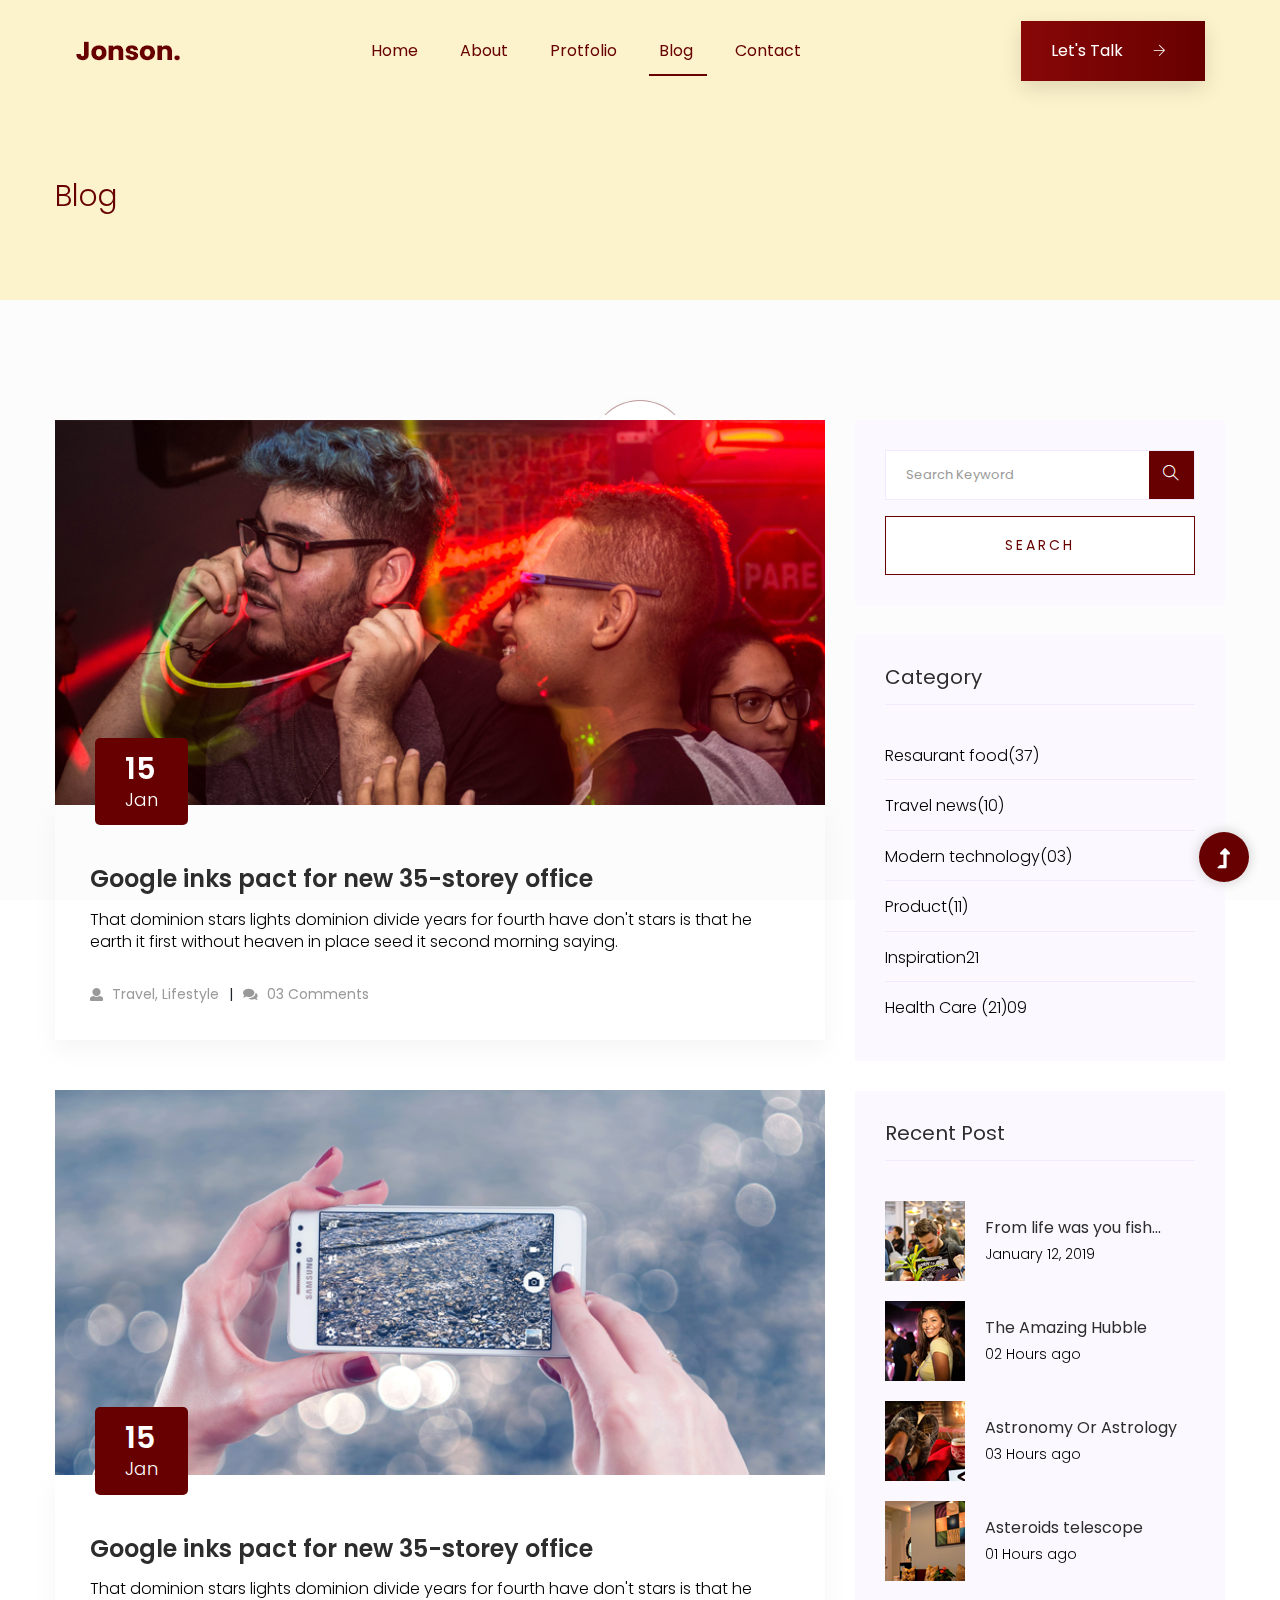
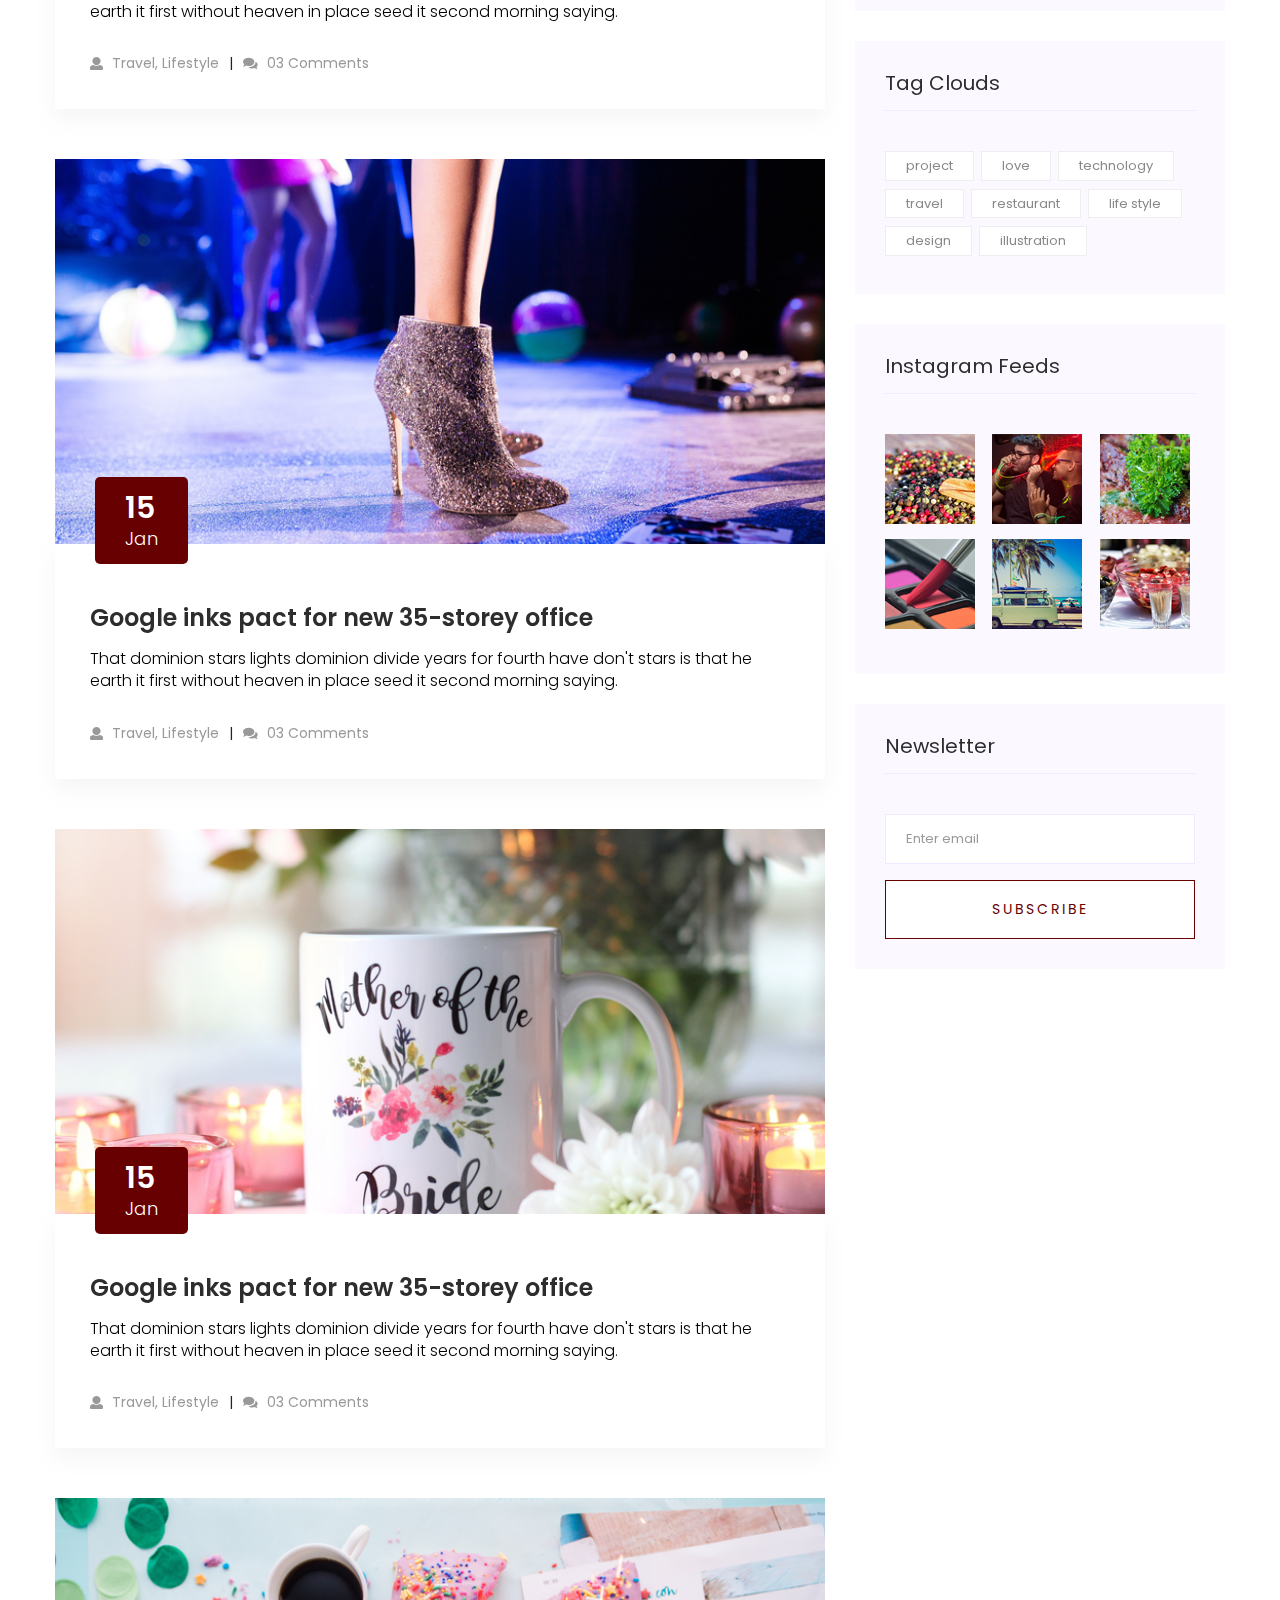
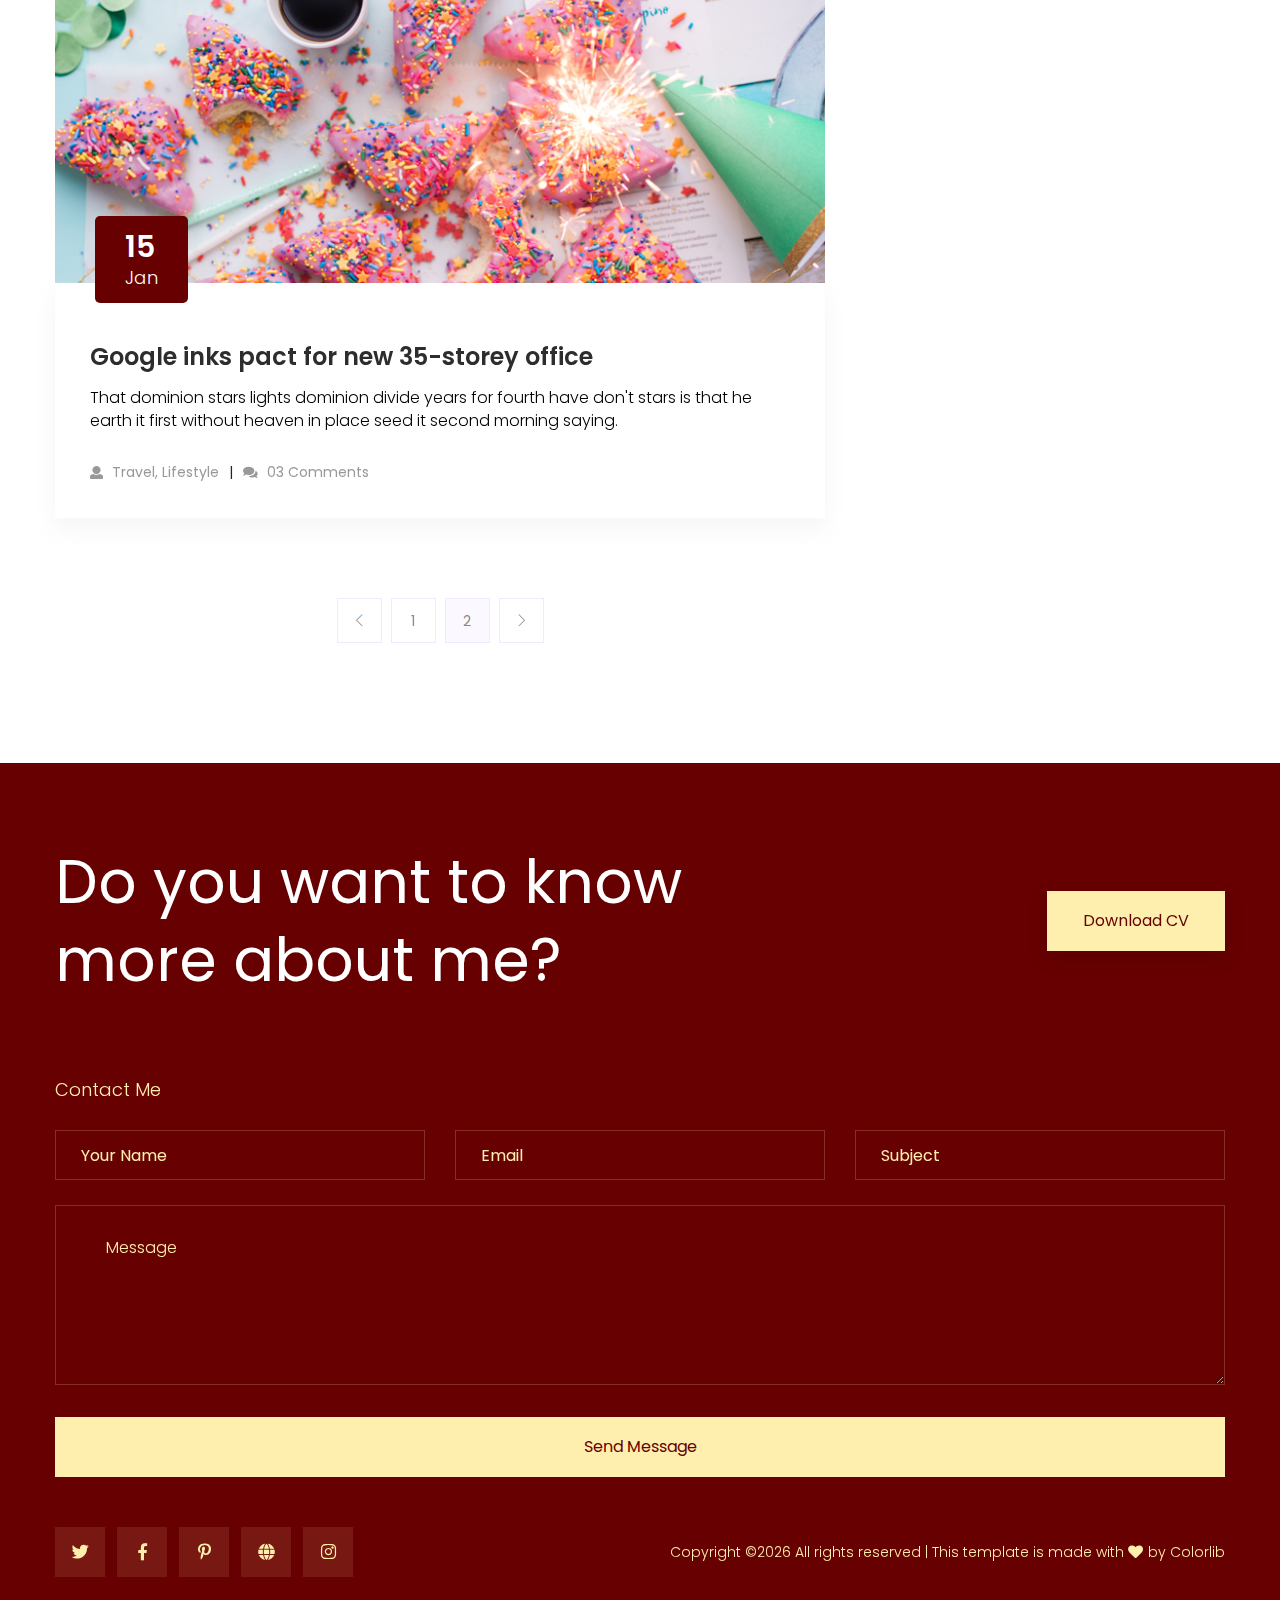
<file: blog.html>
<!doctype html>
<html class="no-js" lang="zxx">
<head>
    <meta charset="utf-8">
    <meta http-equiv="x-ua-compatible" content="ie=edge">
    <title> Personal | Teamplate</title>
    <meta name="description" content="">
    <meta name="viewport" content="width=device-width, initial-scale=1">
    <link rel="shortcut icon" type="image/x-icon" href="assets/img/favicon.ico">

    <!-- CSS here -->
    <link rel="stylesheet" href="assets/css/bootstrap.min.css">
    <link rel="stylesheet" href="assets/css/owl.carousel.min.css">
    <link rel="stylesheet" href="assets/css/slicknav.css">
    <link rel="stylesheet" href="assets/css/animate.min.css">
    <link rel="stylesheet" href="assets/css/hamburgers.min.css">
    <link rel="stylesheet" href="assets/css/magnific-popup.css">
    <link rel="stylesheet" href="assets/css/fontawesome-all.min.css">
    <link rel="stylesheet" href="assets/css/themify-icons.css">
    <link rel="stylesheet" href="assets/css/themify-icons.css">
    <link rel="stylesheet" href="assets/css/slick.css">
    <link rel="stylesheet" href="assets/css/nice-select.css">
    <link rel="stylesheet" href="assets/css/style.css">
    <link rel="stylesheet" href="assets/css/responsive.css">
</head>
<body>
    <!-- ? Preloader Start -->
    <div id="preloader-active">
        <div class="preloader d-flex align-items-center justify-content-center">
            <div class="preloader-inner position-relative">
                <div class="preloader-circle"></div>
                <div class="preloader-img pere-text">
                    <img src="assets/img/logo/loder.png" alt="">
                </div>
            </div>
        </div>
    </div>
    <!-- Preloader Start -->
    <header>
        <div class="header-area header-transparent">
            <div class="main-header header-sticky">
                <div class="container-fluid">
                    <div class="menu-wrapper d-flex align-items-center justify-content-between">
                        <!-- Logo -->
                        <div class="logo">
                            <a href="index.html"><img src="assets/img/logo/logo.png" alt=""></a>
                        </div>
                        <!-- Main-menu -->
                        <div class="main-menu f-right d-none d-lg-block">
                            <nav>
                                <ul id="navigation">
                                    <li><a href="index.html">Home</a></li>
                                    <li><a href="about.html">About</a></li>
                                    <li><a href="protfolio.html">Protfolio</a></li>
                                    <li class="active"><a href="blog.html">Blog</a>
                                        <ul class="submenu">
                                            <li><a href="blog.html">Blog</a></li>
                                            <li><a href="blog_details.html">Blog Details</a></li>
                                            <li><a href="elements.html">Elements</a></li>
                                        </ul>
                                    </li>
                                    <li><a href="contact.html">Contact</a></li>
                                </ul>
                            </nav>
                        </div>          
                        <!-- Header-btn -->
                        <div class="header-info-right d-none d-lg-block">
                            <a href="#" class="btn header-btn">Let's Talk <i class="ti-arrow-right"></i></a>
                        </div>
                        <!-- Mobile Menu -->
                        <div class="col-12">
                            <div class="mobile_menu d-block d-lg-none"></div>
                        </div>
                    </div>
                </div>
            </div>
        </div>
        <!-- Header End -->
    </header>
    <main>
        <!--? Hero Area Start-->
        <div class="hero-area2 d-flex align-items-center">
            <div class="container">
                <div class="row ">
                    <div class="col-xl-12">
                        <!-- Hero Caption -->
                        <div class="hero-cap pt-100">
                            <h2>blog</h2>
                        </div>
                    </div>
                </div>
            </div>
        </div>
        <!--Hero Area End-->
        <!-- Hero Area End-->
        <!--? Blog Area Start-->
        <section class="blog_area section-padding">
            <div class="container">
                <div class="row">
                    <div class="col-lg-8 mb-5 mb-lg-0">
                        <div class="blog_left_sidebar">
                            <article class="blog_item">
                                <div class="blog_item_img">
                                    <img class="card-img rounded-0" src="assets/img/blog/single_blog_1.png" alt="">
                                    <a href="#" class="blog_item_date">
                                        <h3>15</h3>
                                        <p>Jan</p>
                                    </a>
                                </div>
                                <div class="blog_details">
                                    <a class="d-inline-block" href="blog_details.html">
                                        <h2 class="blog-head" style="color: #2d2d2d;">Google inks pact for new 35-storey office</h2>
                                    </a>
                                    <p>That dominion stars lights dominion divide years for fourth have don't stars is that
                                        he earth it first without heaven in place seed it second morning saying.</p>
                                    <ul class="blog-info-link">
                                        <li><a href="#"><i class="fa fa-user"></i> Travel, Lifestyle</a></li>
                                        <li><a href="#"><i class="fa fa-comments"></i> 03 Comments</a></li>
                                    </ul>
                                </div>
                            </article>
                            <article class="blog_item">
                                <div class="blog_item_img">
                                    <img class="card-img rounded-0" src="assets/img/blog/single_blog_2.png" alt="">
                                    <a href="#" class="blog_item_date">
                                        <h3>15</h3>
                                        <p>Jan</p>
                                    </a>
                                </div>
                                <div class="blog_details">
                                    <a class="d-inline-block" href="blog_details.html">
                                        <h2 class="blog-head" style="color: #2d2d2d;">Google inks pact for new 35-storey office</h2>
                                    </a>
                                    <p>That dominion stars lights dominion divide years for fourth have don't stars is that
                                        he earth it first without heaven in place seed it second morning saying.</p>
                                    <ul class="blog-info-link">
                                        <li><a href="#"><i class="fa fa-user"></i> Travel, Lifestyle</a></li>
                                        <li><a href="#"><i class="fa fa-comments"></i> 03 Comments</a></li>
                                    </ul>
                                </div>
                            </article>
                            <article class="blog_item">
                                <div class="blog_item_img">
                                    <img class="card-img rounded-0" src="assets/img/blog/single_blog_3.png" alt="">
                                    <a href="#" class="blog_item_date">
                                        <h3>15</h3>
                                        <p>Jan</p>
                                    </a>
                                </div>
                                <div class="blog_details">
                                    <a class="d-inline-block" href="blog_details.html">
                                        <h2 class="blog-head" style="color: #2d2d2d;">Google inks pact for new 35-storey office</h2>
                                    </a>
                                    <p>That dominion stars lights dominion divide years for fourth have don't stars is that
                                        he earth it first without heaven in place seed it second morning saying.</p>
                                    <ul class="blog-info-link">
                                        <li><a href="#"><i class="fa fa-user"></i> Travel, Lifestyle</a></li>
                                        <li><a href="#"><i class="fa fa-comments"></i> 03 Comments</a></li>
                                    </ul>
                                </div>
                            </article>
                            <article class="blog_item">
                                <div class="blog_item_img">
                                    <img class="card-img rounded-0" src="assets/img/blog/single_blog_4.png" alt="">
                                    <a href="#" class="blog_item_date">
                                        <h3>15</h3>
                                        <p>Jan</p>
                                    </a>
                                </div>
                                <div class="blog_details">
                                    <a class="d-inline-block" href="blog_details.html">
                                        <h2 class="blog-head" style="color: #2d2d2d;">Google inks pact for new 35-storey office</h2>
                                    </a>
                                    <p>That dominion stars lights dominion divide years for fourth have don't stars is that
                                        he earth it first without heaven in place seed it second morning saying.</p>
                                    <ul class="blog-info-link">
                                        <li><a href="#"><i class="fa fa-user"></i> Travel, Lifestyle</a></li>
                                        <li><a href="#"><i class="fa fa-comments"></i> 03 Comments</a></li>
                                    </ul>
                                </div>
                            </article>
                            <article class="blog_item">
                                <div class="blog_item_img">
                                    <img class="card-img rounded-0" src="assets/img/blog/single_blog_5.png" alt="">
                                    <a href="#" class="blog_item_date">
                                        <h3>15</h3>
                                        <p>Jan</p>
                                    </a>
                                </div>
                                <div class="blog_details">
                                    <a class="d-inline-block" href="blog_details.html">
                                        <h2 class="blog-head" style="color: #2d2d2d;">Google inks pact for new 35-storey office</h2>
                                    </a>
                                    <p>That dominion stars lights dominion divide years for fourth have don't stars is that
                                        he earth it first without heaven in place seed it second morning saying.</p>
                                    <ul class="blog-info-link">
                                        <li><a href="#"><i class="fa fa-user"></i> Travel, Lifestyle</a></li>
                                        <li><a href="#"><i class="fa fa-comments"></i> 03 Comments</a></li>
                                    </ul>
                                </div>
                            </article>
                            <nav class="blog-pagination justify-content-center d-flex">
                                <ul class="pagination">
                                    <li class="page-item">
                                        <a href="#" class="page-link" aria-label="Previous">
                                            <i class="ti-angle-left"></i>
                                        </a>
                                    </li>
                                    <li class="page-item">
                                        <a href="#" class="page-link">1</a>
                                    </li>
                                    <li class="page-item active">
                                        <a href="#" class="page-link">2</a>
                                    </li>
                                    <li class="page-item">
                                        <a href="#" class="page-link" aria-label="Next">
                                            <i class="ti-angle-right"></i>
                                        </a>
                                    </li>
                                </ul>
                            </nav>
                        </div>
                    </div>
                    <div class="col-lg-4">
                        <div class="blog_right_sidebar">
                            <aside class="single_sidebar_widget search_widget">
                                <form action="#">
                                    <div class="form-group">
                                        <div class="input-group mb-3">
                                            <input type="text" class="form-control" placeholder='Search Keyword'
                                                onfocus="this.placeholder = ''"
                                                onblur="this.placeholder = 'Search Keyword'">
                                            <div class="input-group-append">
                                                <button class="btns" type="button"><i class="ti-search"></i></button>
                                            </div>
                                        </div>
                                    </div>
                                    <button class="button rounded-0 primary-bg text-white w-100 btn_1 boxed-btn"
                                        type="submit">Search</button>
                                </form>
                            </aside>
                            <aside class="single_sidebar_widget post_category_widget">
                                <h4 class="widget_title" style="color: #2d2d2d;">Category</h4>
                                <ul class="list cat-list">
                                    <li>
                                        <a href="#" class="d-flex">
                                            <p>Resaurant food</p>
                                            <p>(37)</p>
                                        </a>
                                    </li>
                                    <li>
                                        <a href="#" class="d-flex">
                                            <p>Travel news</p>
                                            <p>(10)</p>
                                        </a>
                                    </li>
                                    <li>
                                        <a href="#" class="d-flex">
                                            <p>Modern technology</p>
                                            <p>(03)</p>
                                        </a>
                                    </li>
                                    <li>
                                        <a href="#" class="d-flex">
                                            <p>Product</p>
                                            <p>(11)</p>
                                        </a>
                                    </li>
                                    <li>
                                        <a href="#" class="d-flex">
                                            <p>Inspiration</p>
                                            <p>21</p>
                                        </a>
                                    </li>
                                    <li>
                                        <a href="#" class="d-flex">
                                            <p>Health Care (21)</p>
                                            <p>09</p>
                                        </a>
                                    </li>
                                </ul>
                            </aside>
                            <aside class="single_sidebar_widget popular_post_widget">
                                <h3 class="widget_title" style="color: #2d2d2d;">Recent Post</h3>
                                <div class="media post_item">
                                    <img src="assets/img/post/post_1.png" alt="post">
                                    <div class="media-body">
                                        <a href="blog_details.html">
                                            <h3 style="color: #2d2d2d;">From life was you fish...</h3>
                                        </a>
                                        <p>January 12, 2019</p>
                                    </div>
                                </div>
                                <div class="media post_item">
                                    <img src="assets/img/post/post_2.png" alt="post">
                                    <div class="media-body">
                                        <a href="blog_details.html">
                                            <h3 style="color: #2d2d2d;">The Amazing Hubble</h3>
                                        </a>
                                        <p>02 Hours ago</p>
                                    </div>
                                </div>
                                <div class="media post_item">
                                    <img src="assets/img/post/post_3.png" alt="post">
                                    <div class="media-body">
                                        <a href="blog_details.html">
                                            <h3 style="color: #2d2d2d;">Astronomy Or Astrology</h3>
                                        </a>
                                        <p>03 Hours ago</p>
                                    </div>
                                </div>
                                <div class="media post_item">
                                    <img src="assets/img/post/post_4.png" alt="post">
                                    <div class="media-body">
                                        <a href="blog_details.html">
                                            <h3 style="color: #2d2d2d;">Asteroids telescope</h3>
                                        </a>
                                        <p>01 Hours ago</p>
                                    </div>
                                </div>
                            </aside>
                            <aside class="single_sidebar_widget tag_cloud_widget">
                                <h4 class="widget_title" style="color: #2d2d2d;">Tag Clouds</h4>
                                <ul class="list">
                                    <li>
                                        <a href="#">project</a>
                                    </li>
                                    <li>
                                        <a href="#">love</a>
                                    </li>
                                    <li>
                                        <a href="#">technology</a>
                                    </li>
                                    <li>
                                        <a href="#">travel</a>
                                    </li>
                                    <li>
                                        <a href="#">restaurant</a>
                                    </li>
                                    <li>
                                        <a href="#">life style</a>
                                    </li>
                                    <li>
                                        <a href="#">design</a>
                                    </li>
                                    <li>
                                        <a href="#">illustration</a>
                                    </li>
                                </ul>
                            </aside>

                            <aside class="single_sidebar_widget instagram_feeds">
                                <h4 class="widget_title" style="color: #2d2d2d;">Instagram Feeds</h4>
                                <ul class="instagram_row flex-wrap">
                                    <li>
                                        <a href="#">
                                            <img class="img-fluid" src="assets/img/post/post_5.png" alt="">
                                        </a>
                                    </li>
                                    <li>
                                        <a href="#">
                                            <img class="img-fluid" src="assets/img/post/post_6.png" alt="">
                                        </a>
                                    </li>
                                    <li>
                                        <a href="#">
                                            <img class="img-fluid" src="assets/img/post/post_7.png" alt="">
                                        </a>
                                    </li>
                                    <li>
                                        <a href="#">
                                            <img class="img-fluid" src="assets/img/post/post_8.png" alt="">
                                        </a>
                                    </li>
                                    <li>
                                        <a href="#">
                                            <img class="img-fluid" src="assets/img/post/post_9.png" alt="">
                                        </a>
                                    </li>
                                    <li>
                                        <a href="#">
                                            <img class="img-fluid" src="assets/img/post/post_10.png" alt="">
                                        </a>
                                    </li>
                                </ul>
                            </aside>
                            <aside class="single_sidebar_widget newsletter_widget">
                                <h4 class="widget_title" style="color: #2d2d2d;">Newsletter</h4>
                                <form action="#">
                                    <div class="form-group">
                                        <input type="email" class="form-control" onfocus="this.placeholder = ''"
                                            onblur="this.placeholder = 'Enter email'" placeholder='Enter email' required>
                                    </div>
                                    <button class="button rounded-0 primary-bg text-white w-100 btn_1 boxed-btn"
                                        type="submit">Subscribe</button>
                                </form>
                            </aside>
                        </div>
                    </div>
                </div>
            </div>
        </section>
        <!-- Blog Area End -->
    </main>
    <footer>
        <div class="footer-wrappr">
            <div class="footer-top">
                <!-- Want To work -->
                <section class="wantToWork-area ">
                    <div class="container">
                        <div class="wants-wrapper w-padding2">
                            <div class="row align-items-center justify-content-between">
                                <div class="col-xl-7 col-lg-9 col-md-8">
                                    <div class="wantToWork-caption wantToWork-caption2">
                                        <h2>Do you want to know more about me?</h2>
                                    </div>
                                </div>
                                <div class="col-xl-2 col-lg-3 col-md-4">
                                    <a href="#" class="btn white-btn f-right sm-left">Download CV</a>
                                </div>
                            </div>
                        </div>
                    </div>
                </section>
                <!-- Want To work End -->
                <div class="container">
                    <div class="row">
                        <div class="col-lg-12">
                            <!-- contact-form -->
                            <div class="form-wrapper">
                                <div class="row ">
                                    <div class="col-xl-12">
                                        <div class="small-tittle mb-30">
                                            <h4>Contact Me</h4>
                                        </div>
                                    </div>
                                </div>
                                <form id="contact-form" action="#" method="POST">
                                    <div class="row">
                                        <div class="col-lg-4 col-md-6">
                                            <div class="form-box user-icon mb-25">
                                                <input type="text" name="name" placeholder="Your name">
                                            </div>
                                        </div>
                                        <div class="col-lg-4 col-md-6">
                                            <div class="form-box email-icon mb-25">
                                                <input type="text" name="email" placeholder="Email">
                                            </div>
                                        </div>
                                        <div class="col-lg-4 col-md-6">
                                            <div class="form-box email-icon mb-25">
                                                <input type="text" name="email" placeholder="Subject">
                                            </div>
                                        </div>
                                        <div class="col-lg-12">
                                            <div class="form-box message-icon mb-25">
                                                <textarea name="message" id="message" placeholder="Message"></textarea>
                                            </div>
                                            <div class="submit-info">
                                                <button class="submit-btn2" type="submit">Send Message</button>
                                            </div>
                                        </div>
                                    </div>
                                </form> 
                            </div>
                        </div>
                    </div>
                </div>
            </div>
            <!-- footer-bottom area -->
            <div class="footer-bottom-area">
                <div class="container">
                    <div class="footer-border">
                        <div class="row align-items-center">
                            <div class="col-xl-4 col-lg-4">
                                <div class="footer-social">
                                    <a href="#"><i class="fab fa-twitter"></i></a>
                                    <a href="https://bit.ly/sai4ull"><i class="fab fa-facebook-f"></i></a>
                                    <a href="#"><i class="fab fa-pinterest-p"></i></a>
                                    <a href="#"><i class="fas fa-globe"></i></a>
                                    <a href="#"><i class="fab fa-instagram"></i></a>
                                </div>
                            </div>
                            <div class="col-xl-8 col-lg-8">
                                <div class="footer-copy-right f-right">
                                    <p><!-- Link back to Colorlib can't be removed. Template is licensed under CC BY 3.0. -->
  Copyright &copy;<script>document.write(new Date().getFullYear());</script> All rights reserved | This template is made with <i class="fa fa-heart" aria-hidden="true"></i> by <a href="https://colorlib.com" target="_blank">Colorlib</a>
  <!-- Link back to Colorlib can't be removed. Template is licensed under CC BY 3.0. --></p>
                                </div>
                            </div>
                        </div>
                    </div>
                </div>
            </div>
        </div>
    </footer>
    <!-- Scroll Up -->
    <div id="back-top" >
        <a title="Go to Top" href="#"> <i class="fas fa-level-up-alt"></i></a>
    </div>

    <!-- JS here -->

    <script src="./assets/js/vendor/modernizr-3.5.0.min.js"></script>
    <!-- Jquery, Popper, Bootstrap -->
    <script src="./assets/js/vendor/jquery-1.12.4.min.js"></script>
    <script src="./assets/js/popper.min.js"></script>
    <script src="./assets/js/bootstrap.min.js"></script>
    <!-- Jquery Mobile Menu -->
    <script src="./assets/js/jquery.slicknav.min.js"></script>

    <!-- Jquery Slick , Owl-Carousel Plugins -->
    <script src="./assets/js/owl.carousel.min.js"></script>
    <script src="./assets/js/slick.min.js"></script>
    <!-- One Page, Animated-HeadLin -->
    <script src="./assets/js/wow.min.js"></script>
    <script src="./assets/js/animated.headline.js"></script>
    <script src="./assets/js/jquery.magnific-popup.js"></script>

    <!-- Date Picker -->
    <script src="./assets/js/gijgo.min.js"></script>
    <!-- Nice-select, sticky -->
    <script src="./assets/js/jquery.nice-select.min.js"></script>
    <script src="./assets/js/jquery.sticky.js"></script>
    
    <!-- counter , waypoint,Hover Direction -->
    <script src="./assets/js/jquery.counterup.min.js"></script>
    <script src="./assets/js/waypoints.min.js"></script>
    <script src="./assets/js/jquery.countdown.min.js"></script>
    <script src="./assets/js/hover-direction-snake.min.js"></script>

    <!-- contact js -->
    <script src="./assets/js/contact.js"></script>
    <script src="./assets/js/jquery.form.js"></script>
    <script src="./assets/js/jquery.validate.min.js"></script>
    <script src="./assets/js/mail-script.js"></script>
    <script src="./assets/js/jquery.ajaxchimp.min.js"></script>
    
    <!-- Jquery Plugins, main Jquery -->	
    <script src="./assets/js/plugins.js"></script>
    <script src="./assets/js/main.js"></script>


     
    </body>
</html>
</file>
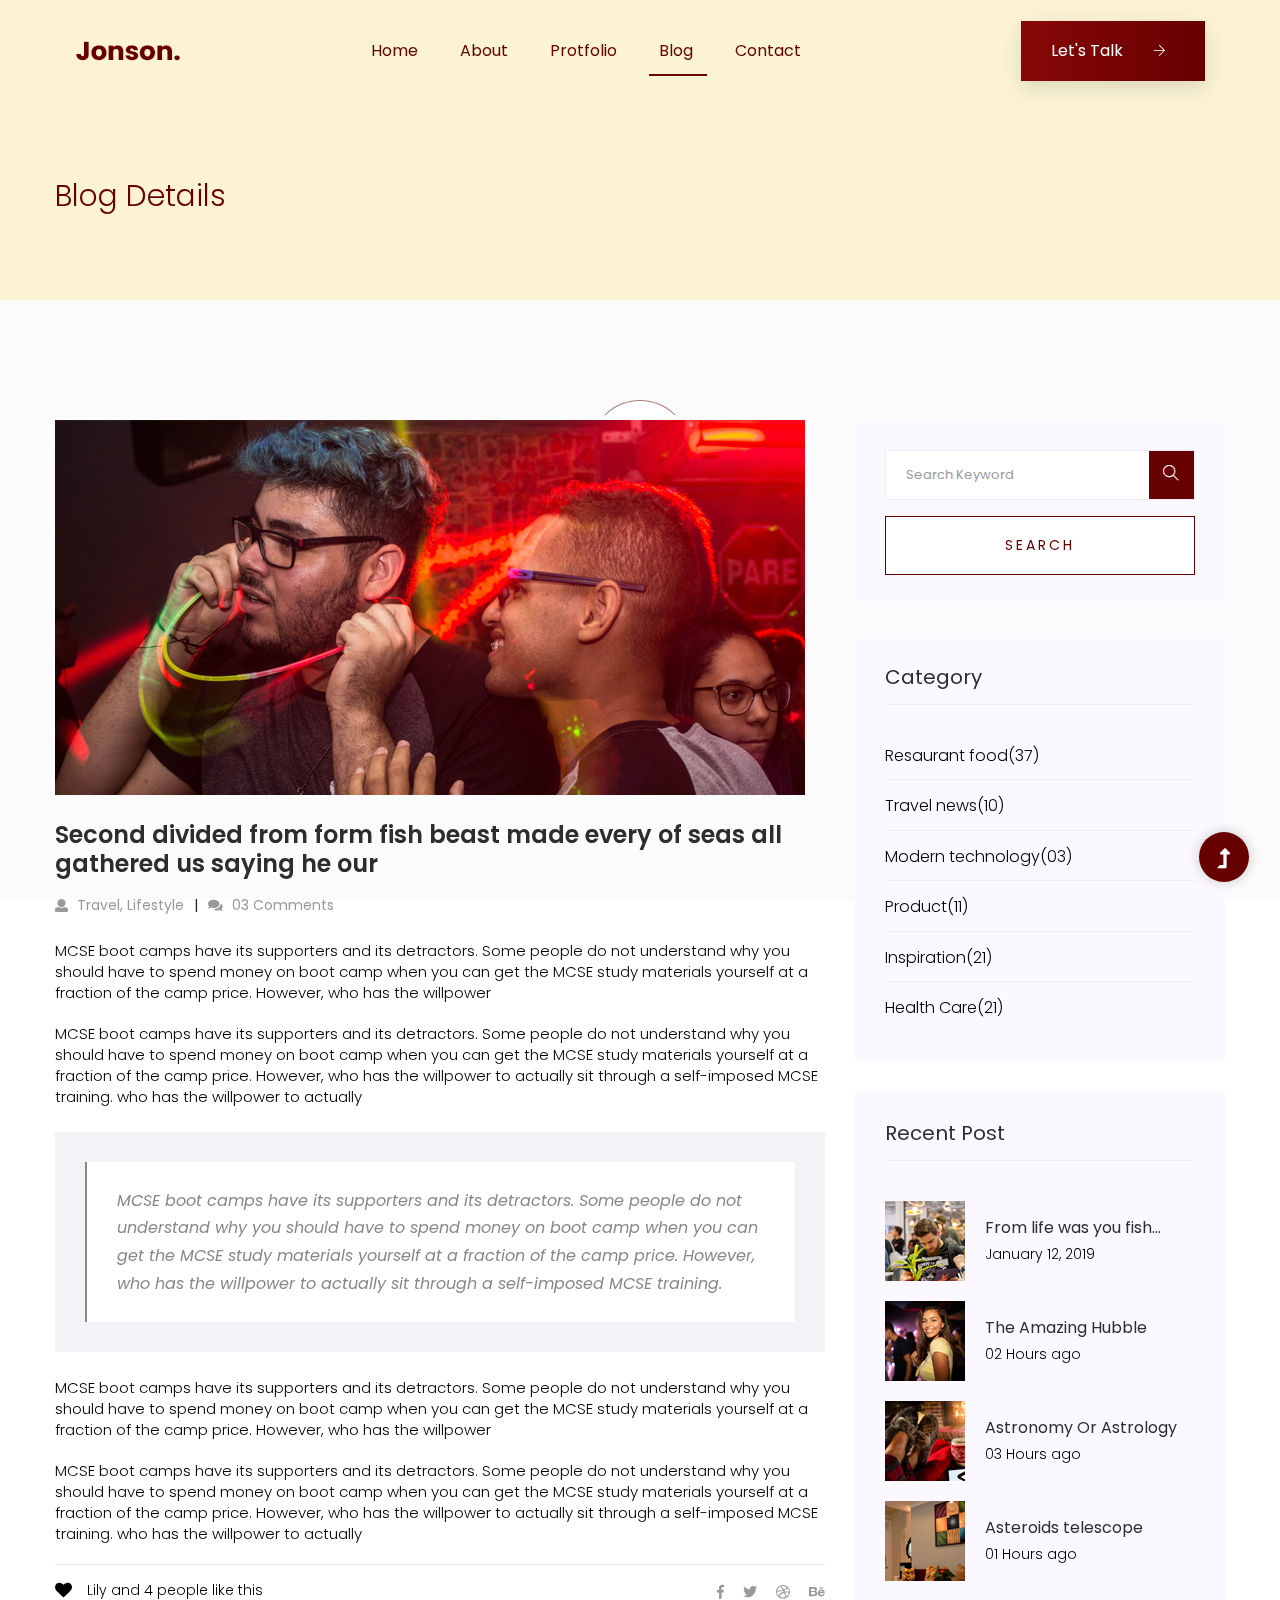
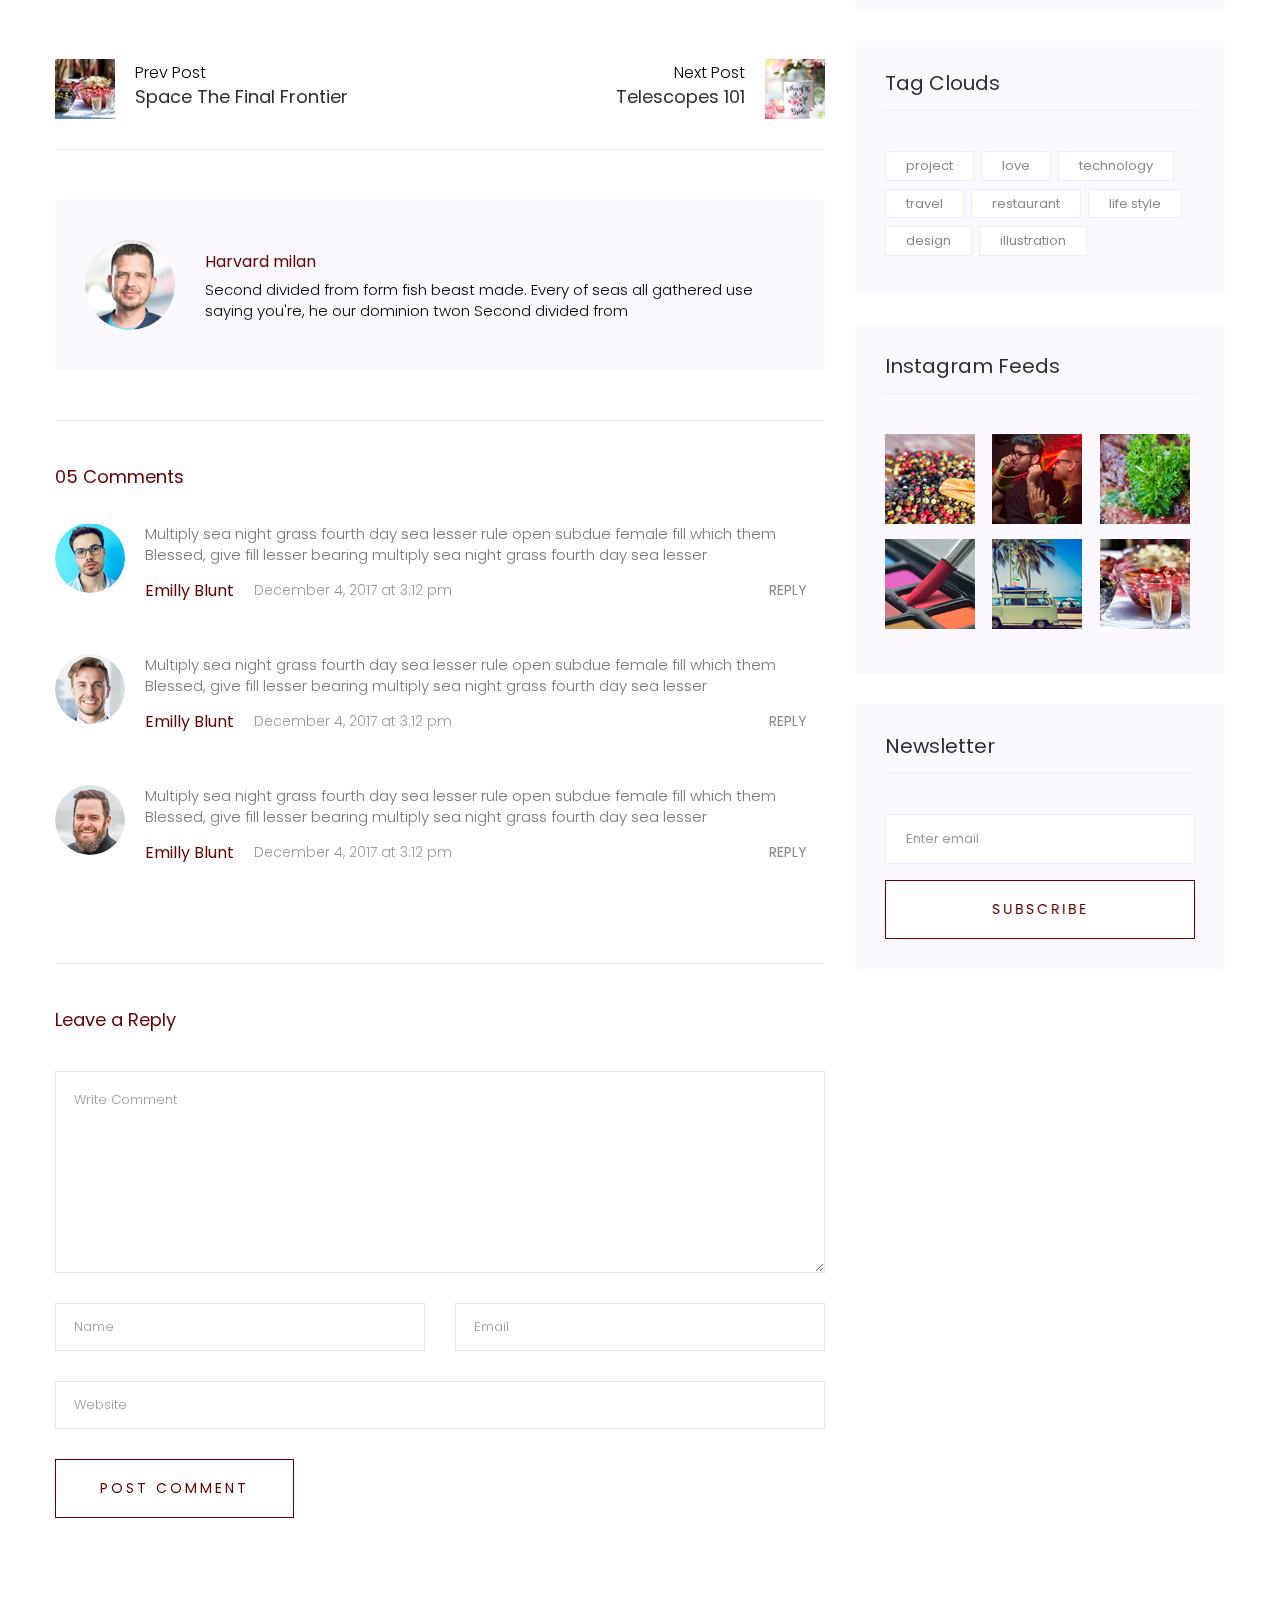
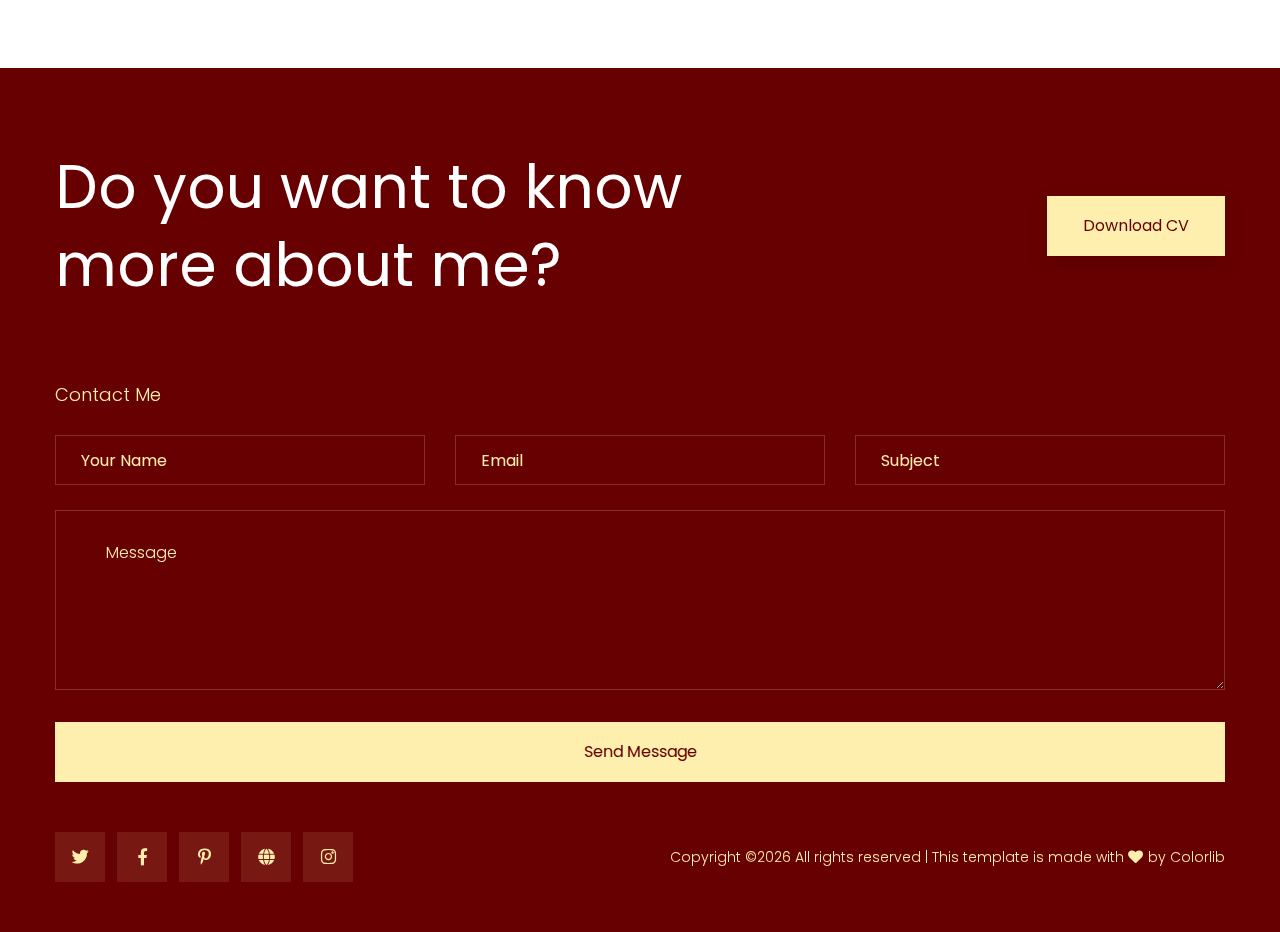
<file: blog_details.html>
<!doctype html>
<html class="no-js" lang="zxx">
<head>
   <meta charset="utf-8">
   <meta http-equiv="x-ua-compatible" content="ie=edge">
   <title> Personal | Teamplate</title>
   <meta name="description" content="">
   <meta name="viewport" content="width=device-width, initial-scale=1">
   <link rel="shortcut icon" type="image/x-icon" href="assets/img/favicon.ico">

  <!-- CSS here -->
   <link rel="stylesheet" href="assets/css/bootstrap.min.css">
   <link rel="stylesheet" href="assets/css/owl.carousel.min.css">
   <link rel="stylesheet" href="assets/css/slicknav.css">
   <link rel="stylesheet" href="assets/css/animate.min.css">
   <link rel="stylesheet" href="assets/css/hamburgers.min.css">
   <link rel="stylesheet" href="assets/css/magnific-popup.css">
   <link rel="stylesheet" href="assets/css/fontawesome-all.min.css">
   <link rel="stylesheet" href="assets/css/themify-icons.css">
   <link rel="stylesheet" href="assets/css/slick.css">
   <link rel="stylesheet" href="assets/css/nice-select.css">
   <link rel="stylesheet" href="assets/css/style.css">
</head>

<body>
   <!-- ? Preloader Start -->
   <div id="preloader-active">
      <div class="preloader d-flex align-items-center justify-content-center">
          <div class="preloader-inner position-relative">
              <div class="preloader-circle"></div>
              <div class="preloader-img pere-text">
                  <img src="assets/img/logo/loder.png" alt="">
              </div>
          </div>
      </div>
   </div>
   <!-- Preloader Start -->
   <header>
   <div class="header-area header-transparent">
       <div class="main-header header-sticky">
           <div class="container-fluid">
               <div class="menu-wrapper d-flex align-items-center justify-content-between">
                   <!-- Logo -->
                   <div class="logo">
                       <a href="index.html"><img src="assets/img/logo/logo.png" alt=""></a>
                   </div>
                   <!-- Main-menu -->
                   <div class="main-menu f-right d-none d-lg-block">
                       <nav>
                           <ul id="navigation">
                               <li><a href="index.html">Home</a></li>
                               <li><a href="about.html">About</a></li>
                               <li><a href="protfolio.html">Protfolio</a></li>
                               <li class="active"><a href="blog.html">Blog</a>
                                   <ul class="submenu">
                                       <li><a href="blog.html">Blog</a></li>
                                       <li><a href="blog_details.html">Blog Details</a></li>
                                       <li><a href="elements.html">Elements</a></li>
                                   </ul>
                               </li>
                               <li><a href="contact.html">Contact</a></li>
                           </ul>
                       </nav>
                   </div>          
                   <!-- Header-btn -->
                   <div class="header-info-right d-none d-lg-block">
                       <a href="#" class="btn header-btn">Let's Talk <i class="ti-arrow-right"></i></a>
                   </div>
                   <!-- Mobile Menu -->
                   <div class="col-12">
                       <div class="mobile_menu d-block d-lg-none"></div>
                   </div>
               </div>
           </div>
       </div>
   </div>
   <!-- Header End -->
   </header>
<main>
   <!--? Hero Area Start-->
   <div class="hero-area2 d-flex align-items-center">
       <div class="container">
           <div class="row ">
               <div class="col-xl-12">
                   <!-- Hero Caption -->
                   <div class="hero-cap pt-100">
                       <h2>Blog Details</h2>
                   </div>
               </div>
           </div>
       </div>
   </div>
   <!--Hero Area End-->
      <!--? Blog Area Start -->
      <section class="blog_area single-post-area section-padding">
         <div class="container">
            <div class="row">
               <div class="col-lg-8 posts-list">
                  <div class="single-post">
                     <div class="feature-img">
                        <img class="img-fluid" src="assets/img/blog/single_blog_1.png" alt="">
                     </div>
                     <div class="blog_details">
                        <h2 style="color: #2d2d2d;">Second divided from form fish beast made every of seas
                           all gathered us saying he our
                        </h2>
                        <ul class="blog-info-link mt-3 mb-4">
                           <li><a href="#"><i class="fa fa-user"></i> Travel, Lifestyle</a></li>
                           <li><a href="#"><i class="fa fa-comments"></i> 03 Comments</a></li>
                        </ul>
                        <p class="excert">
                           MCSE boot camps have its supporters and its detractors. Some people do not understand why you
                           should have to spend money on boot camp when you can get the MCSE study materials yourself at a
                           fraction of the camp price. However, who has the willpower
                        </p>
                        <p>
                           MCSE boot camps have its supporters and its detractors. Some people do not understand why you
                           should have to spend money on boot camp when you can get the MCSE study materials yourself at a
                           fraction of the camp price. However, who has the willpower to actually sit through a
                           self-imposed MCSE training. who has the willpower to actually
                        </p>
                        <div class="quote-wrapper">
                           <div class="quotes">
                              MCSE boot camps have its supporters and its detractors. Some people do not understand why you
                              should have to spend money on boot camp when you can get the MCSE study materials yourself at
                              a fraction of the camp price. However, who has the willpower to actually sit through a
                              self-imposed MCSE training.
                           </div>
                        </div>
                        <p>
                           MCSE boot camps have its supporters and its detractors. Some people do not understand why you
                           should have to spend money on boot camp when you can get the MCSE study materials yourself at a
                           fraction of the camp price. However, who has the willpower
                        </p>
                        <p>
                           MCSE boot camps have its supporters and its detractors. Some people do not understand why you
                           should have to spend money on boot camp when you can get the MCSE study materials yourself at a
                           fraction of the camp price. However, who has the willpower to actually sit through a
                           self-imposed MCSE training. who has the willpower to actually
                        </p>
                     </div>
                  </div>
                  <div class="navigation-top">
                     <div class="d-sm-flex justify-content-between text-center">
                        <p class="like-info"><span class="align-middle"><i class="fa fa-heart"></i></span> Lily and 4
                           people like this</p>
                        <div class="col-sm-4 text-center my-2 my-sm-0">
                        </div>
                        <ul class="social-icons">
                           <li><a href="https://www.facebook.com/sai4ull"><i class="fab fa-facebook-f"></i></a></li>
                           <li><a href="#"><i class="fab fa-twitter"></i></a></li>
                           <li><a href="#"><i class="fab fa-dribbble"></i></a></li>
                           <li><a href="#"><i class="fab fa-behance"></i></a></li>
                        </ul>
                     </div>
                     <div class="navigation-area">
                        <div class="row">
                           <div
                              class="col-lg-6 col-md-6 col-12 nav-left flex-row d-flex justify-content-start align-items-center">
                              <div class="thumb">
                                 <a href="#">
                                    <img class="img-fluid" src="assets/img/post/preview.png" alt="">
                                 </a>
                              </div>
                              <div class="arrow">
                                 <a href="#">
                                    <span class="lnr text-white ti-arrow-left"></span>
                                 </a>
                              </div>
                              <div class="detials">
                                 <p>Prev Post</p>
                                 <a href="#">
                                    <h4 style="color: #2d2d2d;">Space The Final Frontier</h4>
                                 </a>
                              </div>
                           </div>
                           <div
                              class="col-lg-6 col-md-6 col-12 nav-right flex-row d-flex justify-content-end align-items-center">
                              <div class="detials">
                                 <p>Next Post</p>
                                 <a href="#">
                                    <h4 style="color: #2d2d2d;">Telescopes 101</h4>
                                 </a>
                              </div>
                              <div class="arrow">
                                 <a href="#">
                                    <span class="lnr text-white ti-arrow-right"></span>
                                 </a>
                              </div>
                              <div class="thumb">
                                 <a href="#">
                                    <img class="img-fluid" src="assets/img/post/next.png" alt="">
                                 </a>
                              </div>
                           </div>
                        </div>
                     </div>
                  </div>
                  <div class="blog-author">
                     <div class="media align-items-center">
                        <img src="assets/img/blog/author.png" alt="">
                        <div class="media-body">
                           <a href="#">
                              <h4>Harvard milan</h4>
                           </a>
                           <p>Second divided from form fish beast made. Every of seas all gathered use saying you're, he
                              our dominion twon Second divided from</p>
                        </div>
                     </div>
                  </div>
                  <div class="comments-area">
                     <h4>05 Comments</h4>
                     <div class="comment-list">
                        <div class="single-comment justify-content-between d-flex">
                           <div class="user justify-content-between d-flex">
                              <div class="thumb">
                                 <img src="assets/img/blog/comment_1.png" alt="">
                              </div>
                              <div class="desc">
                                 <p class="comment">
                                    Multiply sea night grass fourth day sea lesser rule open subdue female fill which them
                                    Blessed, give fill lesser bearing multiply sea night grass fourth day sea lesser
                                 </p>
                                 <div class="d-flex justify-content-between">
                                    <div class="d-flex align-items-center">
                                       <h5>
                                          <a href="#">Emilly Blunt</a>
                                       </h5>
                                       <p class="date">December 4, 2017 at 3:12 pm </p>
                                    </div>
                                    <div class="reply-btn">
                                       <a href="#" class="btn-reply text-uppercase">reply</a>
                                    </div>
                                 </div>
                              </div>
                           </div>
                        </div>
                     </div>
                     <div class="comment-list">
                        <div class="single-comment justify-content-between d-flex">
                           <div class="user justify-content-between d-flex">
                              <div class="thumb">
                                 <img src="assets/img/blog/comment_2.png" alt="">
                              </div>
                              <div class="desc">
                                 <p class="comment">
                                    Multiply sea night grass fourth day sea lesser rule open subdue female fill which them
                                    Blessed, give fill lesser bearing multiply sea night grass fourth day sea lesser
                                 </p>
                                 <div class="d-flex justify-content-between">
                                    <div class="d-flex align-items-center">
                                       <h5>
                                          <a href="#">Emilly Blunt</a>
                                       </h5>
                                       <p class="date">December 4, 2017 at 3:12 pm </p>
                                    </div>
                                    <div class="reply-btn">
                                       <a href="#" class="btn-reply text-uppercase">reply</a>
                                    </div>
                                 </div>
                              </div>
                           </div>
                        </div>
                     </div>
                     <div class="comment-list">
                        <div class="single-comment justify-content-between d-flex">
                           <div class="user justify-content-between d-flex">
                              <div class="thumb">
                                 <img src="assets/img/blog/comment_3.png" alt="">
                              </div>
                              <div class="desc">
                                 <p class="comment">
                                    Multiply sea night grass fourth day sea lesser rule open subdue female fill which them
                                    Blessed, give fill lesser bearing multiply sea night grass fourth day sea lesser
                                 </p>
                                 <div class="d-flex justify-content-between">
                                    <div class="d-flex align-items-center">
                                       <h5>
                                          <a href="#">Emilly Blunt</a>
                                       </h5>
                                       <p class="date">December 4, 2017 at 3:12 pm </p>
                                    </div>
                                    <div class="reply-btn">
                                       <a href="#" class="btn-reply text-uppercase">reply</a>
                                    </div>
                                 </div>
                              </div>
                           </div>
                        </div>
                     </div>
                  </div>
                  <div class="comment-form">
                     <h4>Leave a Reply</h4>
                     <form class="form-contact comment_form" action="#" id="commentForm">
                        <div class="row">
                           <div class="col-12">
                              <div class="form-group">
                                 <textarea class="form-control w-100" name="comment" id="comment" cols="30" rows="9"
                                    placeholder="Write Comment"></textarea>
                              </div>
                           </div>
                           <div class="col-sm-6">
                              <div class="form-group">
                                 <input class="form-control" name="name" id="name" type="text" placeholder="Name">
                              </div>
                           </div>
                           <div class="col-sm-6">
                              <div class="form-group">
                                 <input class="form-control" name="email" id="email" type="email" placeholder="Email">
                              </div>
                           </div>
                           <div class="col-12">
                              <div class="form-group">
                                 <input class="form-control" name="website" id="website" type="text" placeholder="Website">
                              </div>
                           </div>
                        </div>
                        <div class="form-group">
                           <button type="submit" class="button button-contactForm btn_1 boxed-btn">Post Comment</button>
                        </div>
                     </form>
                  </div>
               </div>
               <div class="col-lg-4">
                  <div class="blog_right_sidebar">
                     <aside class="single_sidebar_widget search_widget">
                        <form action="#">
                           <div class="form-group">
                              <div class="input-group mb-3">
                                 <input type="text" class="form-control" placeholder='Search Keyword'
                                    onfocus="this.placeholder = ''" onblur="this.placeholder = 'Search Keyword'">
                                 <div class="input-group-append">
                                    <button class="btns" type="button"><i class="ti-search"></i></button>
                                 </div>
                              </div>
                           </div>
                           <button class="button rounded-0 primary-bg text-white w-100 btn_1 boxed-btn"
                              type="submit">Search</button>
                        </form>
                     </aside>
                     <aside class="single_sidebar_widget post_category_widget">
                        <h4 class="widget_title" style="color: #2d2d2d;">Category</h4>
                        <ul class="list cat-list">
                           <li>
                              <a href="#" class="d-flex">
                                 <p>Resaurant food</p>
                                 <p>(37)</p>
                              </a>
                           </li>
                           <li>
                              <a href="#" class="d-flex">
                                 <p>Travel news</p>
                                 <p>(10)</p>
                              </a>
                           </li>
                           <li>
                              <a href="#" class="d-flex">
                                 <p>Modern technology</p>
                                 <p>(03)</p>
                              </a>
                           </li>
                           <li>
                              <a href="#" class="d-flex">
                                 <p>Product</p>
                                 <p>(11)</p>
                              </a>
                           </li>
                           <li>
                              <a href="#" class="d-flex">
                                 <p>Inspiration</p>
                                 <p>(21)</p>
                              </a>
                           </li>
                           <li>
                              <a href="#" class="d-flex">
                                 <p>Health Care</p>
                                 <p>(21)</p>
                              </a>
                           </li>
                        </ul>
                     </aside>
                     <aside class="single_sidebar_widget popular_post_widget">
                        <h3 class="widget_title" style="color: #2d2d2d;">Recent Post</h3>
                        <div class="media post_item">
                           <img src="assets/img/post/post_1.png" alt="post">
                           <div class="media-body">
                              <a href="blog_details.html">
                                 <h3 style="color: #2d2d2d;">From life was you fish...</h3>
                              </a>
                              <p>January 12, 2019</p>
                           </div>
                        </div>
                        <div class="media post_item">
                           <img src="assets/img/post/post_2.png" alt="post">
                           <div class="media-body">
                              <a href="blog_details.html">
                                 <h3 style="color: #2d2d2d;">The Amazing Hubble</h3>
                              </a>
                              <p>02 Hours ago</p>
                           </div>
                        </div>
                        <div class="media post_item">
                           <img src="assets/img/post/post_3.png" alt="post">
                           <div class="media-body">
                              <a href="blog_details.html">
                                 <h3 style="color: #2d2d2d;">Astronomy Or Astrology</h3>
                              </a>
                              <p>03 Hours ago</p>
                           </div>
                        </div>
                        <div class="media post_item">
                           <img src="assets/img/post/post_4.png" alt="post">
                           <div class="media-body">
                              <a href="blog_details.html">
                                 <h3 style="color: #2d2d2d;">Asteroids telescope</h3>
                              </a>
                              <p>01 Hours ago</p>
                           </div>
                        </div>
                     </aside>
                     <aside class="single_sidebar_widget tag_cloud_widget">
                        <h4 class="widget_title" style="color: #2d2d2d;">Tag Clouds</h4>
                        <ul class="list">
                           <li>
                              <a href="#">project</a>
                           </li>
                           <li>
                              <a href="#">love</a>
                           </li>
                           <li>
                              <a href="#">technology</a>
                           </li>
                           <li>
                              <a href="#">travel</a>
                           </li>
                           <li>
                              <a href="#">restaurant</a>
                           </li>
                           <li>
                              <a href="#">life style</a>
                           </li>
                           <li>
                              <a href="#">design</a>
                           </li>
                           <li>
                              <a href="#">illustration</a>
                           </li>
                        </ul>
                     </aside>
                     <aside class="single_sidebar_widget instagram_feeds">
                        <h4 class="widget_title" style="color: #2d2d2d;">Instagram Feeds</h4>
                        <ul class="instagram_row flex-wrap">
                           <li>
                              <a href="#">
                                 <img class="img-fluid" src="assets/img/post/post_5.png" alt="">
                              </a>
                           </li>
                           <li>
                              <a href="#">
                                 <img class="img-fluid" src="assets/img/post/post_6.png" alt="">
                              </a>
                           </li>
                           <li>
                              <a href="#">
                                 <img class="img-fluid" src="assets/img/post/post_7.png" alt="">
                              </a>
                           </li>
                           <li>
                              <a href="#">
                                 <img class="img-fluid" src="assets/img/post/post_8.png" alt="">
                              </a>
                           </li>
                           <li>
                              <a href="#">
                                 <img class="img-fluid" src="assets/img/post/post_9.png" alt="">
                              </a>
                           </li>
                           <li>
                              <a href="#">
                                 <img class="img-fluid" src="assets/img/post/post_10.png" alt="">
                              </a>
                           </li>
                        </ul>
                     </aside>
                     <aside class="single_sidebar_widget newsletter_widget">
                        <h4 class="widget_title" style="color: #2d2d2d;">Newsletter</h4>
                        <form action="#">
                           <div class="form-group">
                              <input type="email" class="form-control" onfocus="this.placeholder = ''"
                                 onblur="this.placeholder = 'Enter email'" placeholder='Enter email' required>
                           </div>
                           <button class="button rounded-0 primary-bg text-white w-100 btn_1 boxed-btn" type="submit">Subscribe</button>
                        </form>
                     </aside>
                  </div>
               </div>
            </div>
         </div>
      </section>
      <!-- Blog Area End -->
   </main>
   <footer>
      <div class="footer-wrappr">
          <div class="footer-top">
              <!-- Want To work -->
              <section class="wantToWork-area ">
                  <div class="container">
                      <div class="wants-wrapper w-padding2">
                          <div class="row align-items-center justify-content-between">
                              <div class="col-xl-7 col-lg-9 col-md-8">
                                  <div class="wantToWork-caption wantToWork-caption2">
                                      <h2>Do you want to know more about me?</h2>
                                  </div>
                              </div>
                              <div class="col-xl-2 col-lg-3 col-md-4">
                                  <a href="#" class="btn white-btn f-right sm-left">Download CV</a>
                              </div>
                          </div>
                      </div>
                  </div>
              </section>
              <!-- Want To work End -->
              <div class="container">
                  <div class="row">
                      <div class="col-lg-12">
                          <!-- contact-form -->
                          <div class="form-wrapper">
                              <div class="row ">
                                  <div class="col-xl-12">
                                      <div class="small-tittle mb-30">
                                          <h4>Contact Me</h4>
                                      </div>
                                  </div>
                              </div>
                              <form id="contact-form" action="#" method="POST">
                                  <div class="row">
                                      <div class="col-lg-4 col-md-6">
                                          <div class="form-box user-icon mb-25">
                                              <input type="text" name="name" placeholder="Your name">
                                          </div>
                                      </div>
                                      <div class="col-lg-4 col-md-6">
                                          <div class="form-box email-icon mb-25">
                                              <input type="text" name="email" placeholder="Email">
                                          </div>
                                      </div>
                                      <div class="col-lg-4 col-md-6">
                                          <div class="form-box email-icon mb-25">
                                              <input type="text" name="email" placeholder="Subject">
                                          </div>
                                      </div>
                                      <div class="col-lg-12">
                                          <div class="form-box message-icon mb-25">
                                              <textarea name="message" id="message" placeholder="Message"></textarea>
                                          </div>
                                          <div class="submit-info">
                                              <button class="submit-btn2" type="submit">Send Message</button>
                                          </div>
                                      </div>
                                  </div>
                              </form> 
                          </div>
                      </div>
                  </div>
              </div>
          </div>
          <!-- footer-bottom area -->
          <div class="footer-bottom-area">
              <div class="container">
                  <div class="footer-border">
                      <div class="row align-items-center">
                          <div class="col-xl-4 col-lg-4">
                              <div class="footer-social">
                                  <a href="#"><i class="fab fa-twitter"></i></a>
                                  <a href="https://bit.ly/sai4ull"><i class="fab fa-facebook-f"></i></a>
                                  <a href="#"><i class="fab fa-pinterest-p"></i></a>
                                  <a href="#"><i class="fas fa-globe"></i></a>
                                  <a href="#"><i class="fab fa-instagram"></i></a>
                              </div>
                          </div>
                          <div class="col-xl-8 col-lg-8">
                              <div class="footer-copy-right f-right">
                                  <p><!-- Link back to Colorlib can't be removed. Template is licensed under CC BY 3.0. -->
  Copyright &copy;<script>document.write(new Date().getFullYear());</script> All rights reserved | This template is made with <i class="fa fa-heart" aria-hidden="true"></i> by <a href="https://colorlib.com" target="_blank">Colorlib</a>
  <!-- Link back to Colorlib can't be removed. Template is licensed under CC BY 3.0. --></p>
                              </div>
                          </div>
                      </div>
                  </div>
              </div>
          </div>
      </div>
  </footer>
  <!-- Scroll Up -->
  <div id="back-top" >
      <a title="Go to Top" href="#"> <i class="fas fa-level-up-alt"></i></a>
  </div>

   <!-- JS here -->

   <script src="./assets/js/vendor/modernizr-3.5.0.min.js"></script>
   <!-- Jquery, Popper, Bootstrap -->
   <script src="./assets/js/vendor/jquery-1.12.4.min.js"></script>
   <script src="./assets/js/popper.min.js"></script>
   <script src="./assets/js/bootstrap.min.js"></script>
   <!-- Jquery Mobile Menu -->
   <script src="./assets/js/jquery.slicknav.min.js"></script>

   <!-- Jquery Slick , Owl-Carousel Plugins -->
   <script src="./assets/js/owl.carousel.min.js"></script>
   <script src="./assets/js/slick.min.js"></script>
   <!-- One Page, Animated-HeadLin -->
   <script src="./assets/js/wow.min.js"></script>
   <script src="./assets/js/animated.headline.js"></script>
   <script src="./assets/js/jquery.magnific-popup.js"></script>

   <!-- Date Picker -->
   <script src="./assets/js/gijgo.min.js"></script>
   <!-- Nice-select, sticky -->
   <script src="./assets/js/jquery.nice-select.min.js"></script>
   <script src="./assets/js/jquery.sticky.js"></script>
   
   <!-- counter , waypoint,Hover Direction -->
   <script src="./assets/js/jquery.counterup.min.js"></script>
   <script src="./assets/js/waypoints.min.js"></script>
   <script src="./assets/js/jquery.countdown.min.js"></script>
   <script src="./assets/js/hover-direction-snake.min.js"></script>

   <!-- contact js -->
   <script src="./assets/js/contact.js"></script>
   <script src="./assets/js/jquery.form.js"></script>
   <script src="./assets/js/jquery.validate.min.js"></script>
   <script src="./assets/js/mail-script.js"></script>
   <script src="./assets/js/jquery.ajaxchimp.min.js"></script>
   
   <!-- Jquery Plugins, main Jquery -->	
   <script src="./assets/js/plugins.js"></script>
   <script src="./assets/js/main.js"></script>


   
   </body>
</html>
</file>
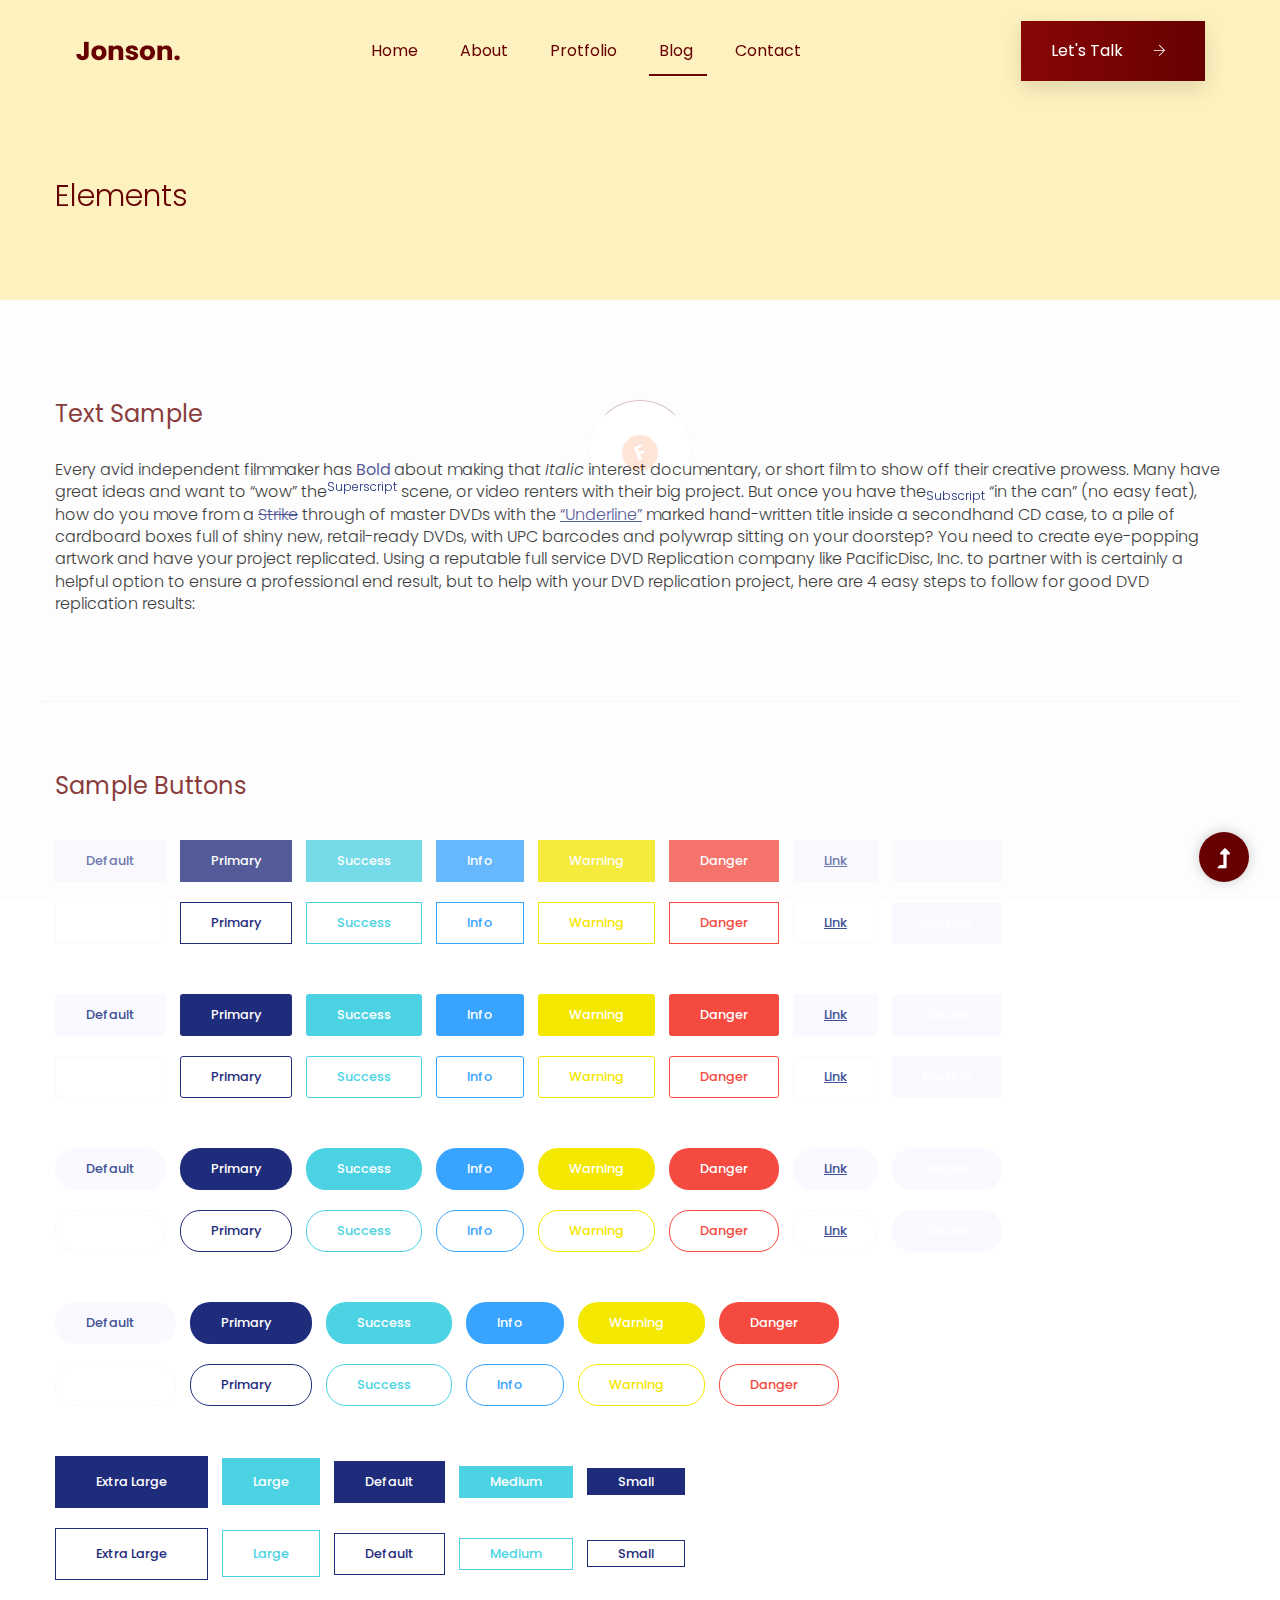
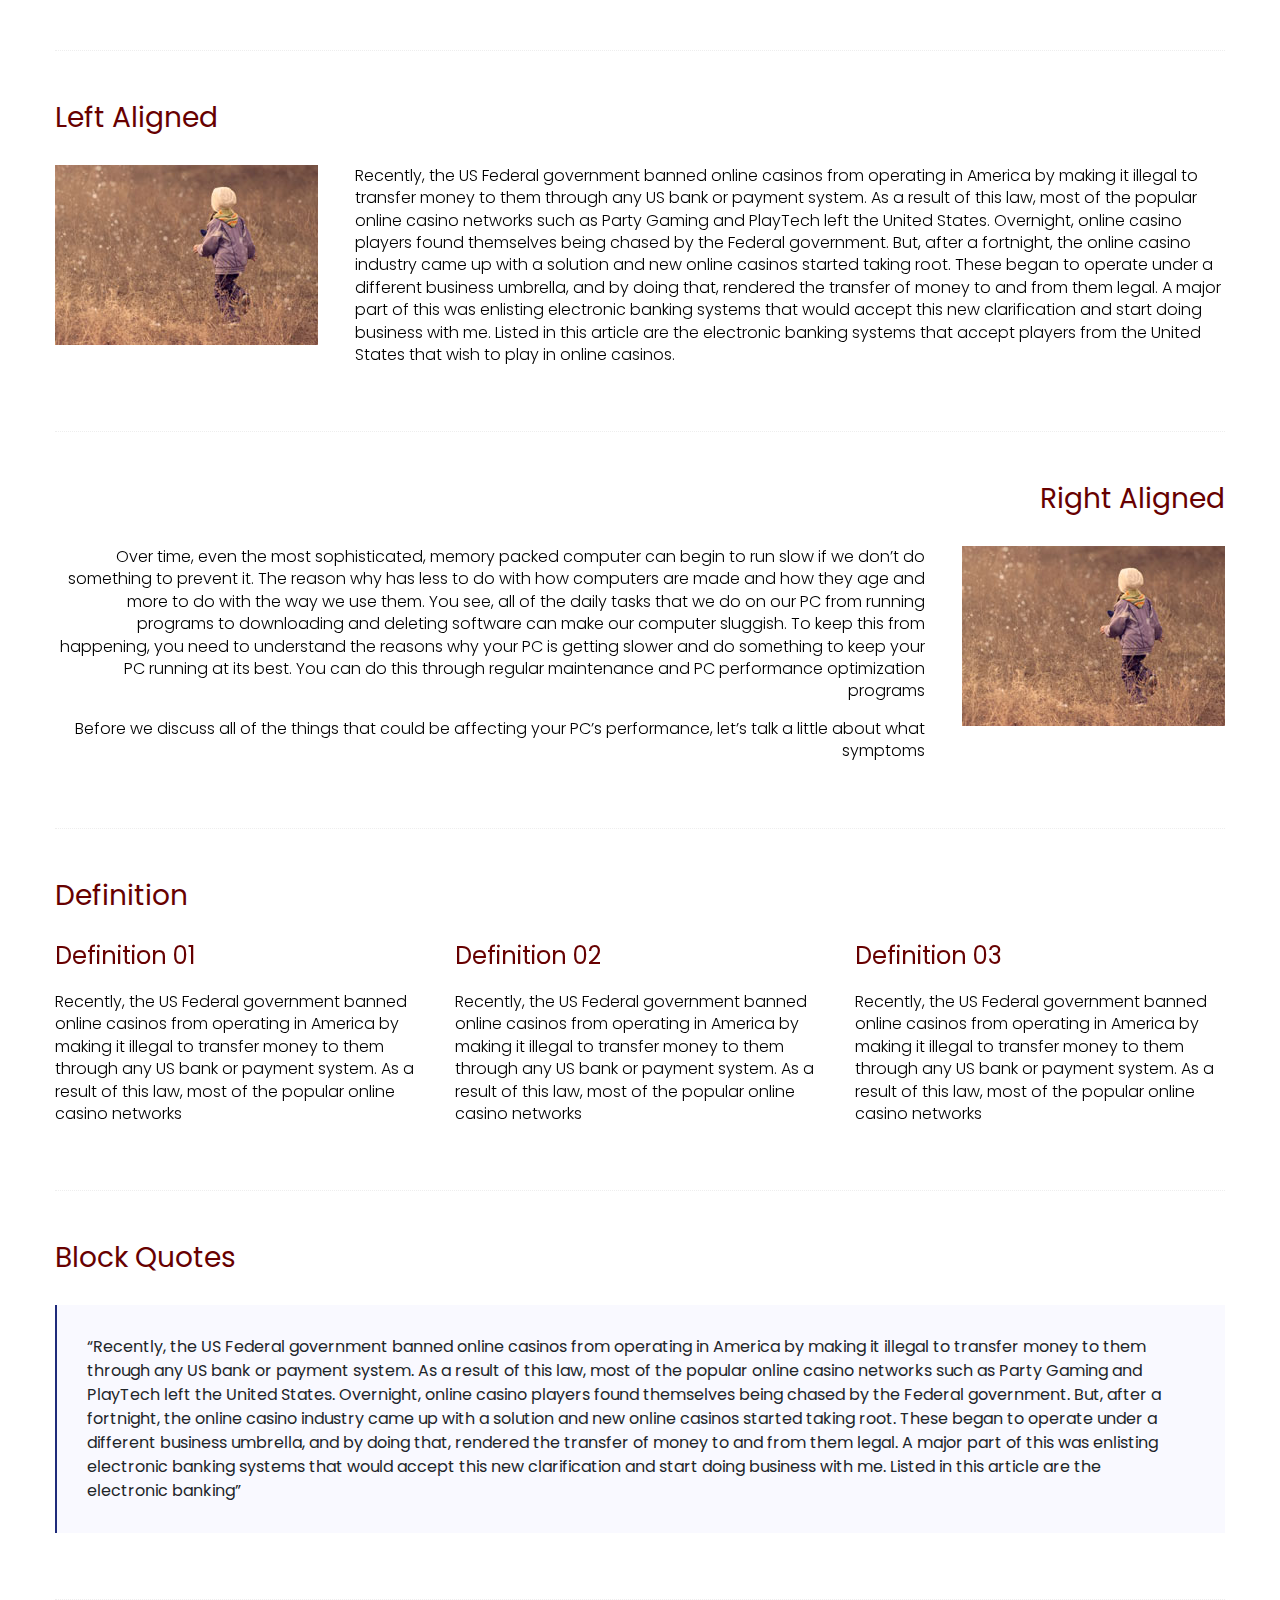
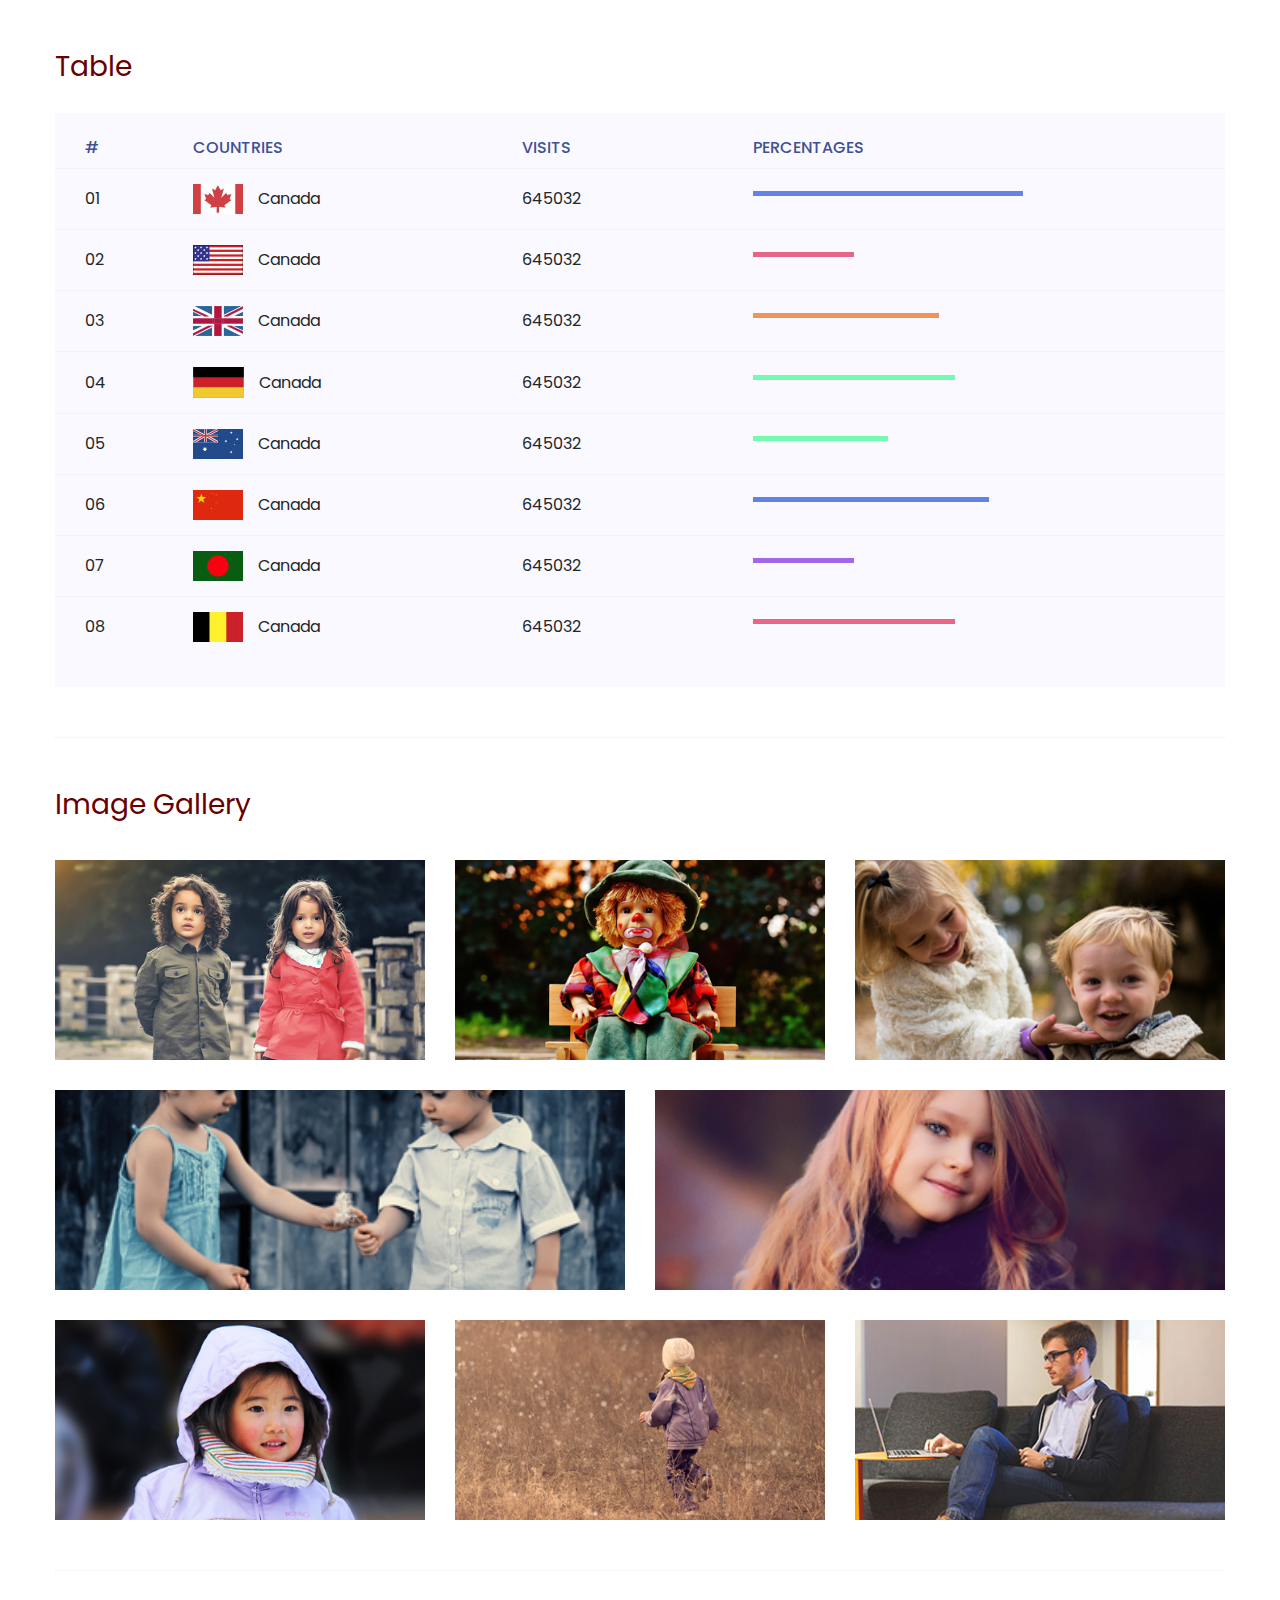
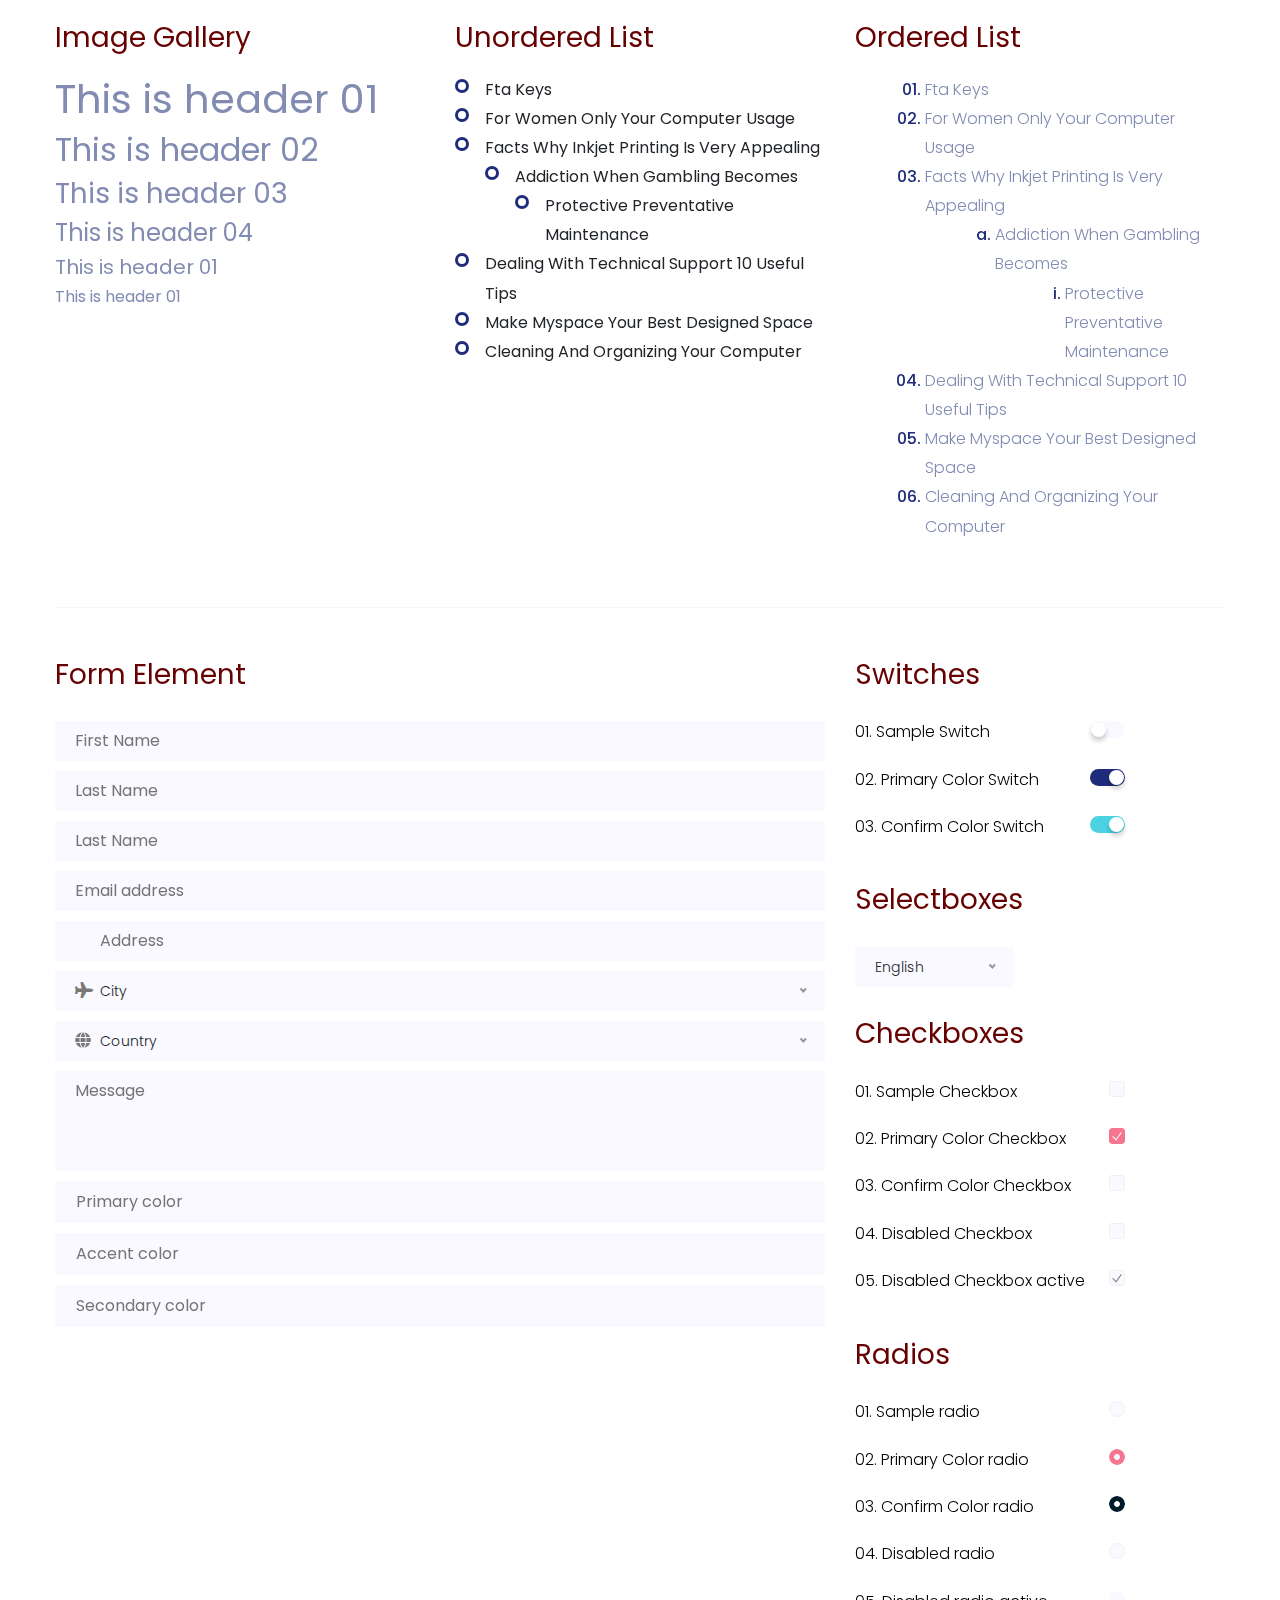
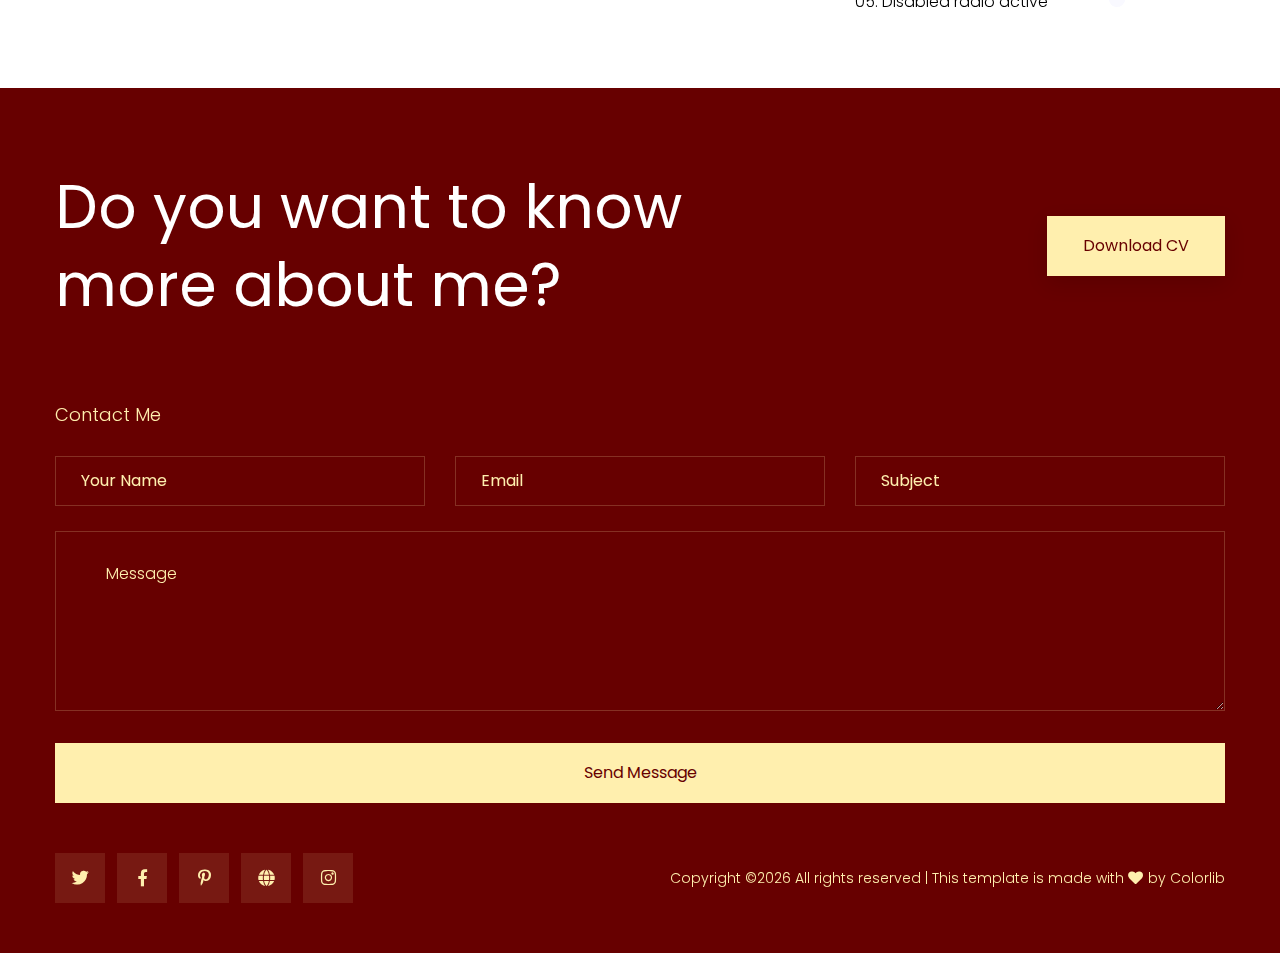
<file: elements.html>
<!doctype html>
<html class="no-js" lang="zxx">
<head>
	<meta charset="utf-8">
	<meta http-equiv="x-ua-compatible" content="ie=edge">
	<title> Personal | Teamplate</title>
	<meta name="description" content="">
	<meta name="viewport" content="width=device-width, initial-scale=1">
	<link rel="shortcut icon" type="image/x-icon" href="assets/img/favicon.ico">

 	<!-- CSS here -->
	<link rel="stylesheet" href="assets/css/bootstrap.min.css">
	<link rel="stylesheet" href="assets/css/owl.carousel.min.css">
	<link rel="stylesheet" href="assets/css/slicknav.css">
	<link rel="stylesheet" href="assets/css/animate.min.css">
	<link rel="stylesheet" href="assets/css/hamburgers.min.css">
	<link rel="stylesheet" href="assets/css/magnific-popup.css">
	<link rel="stylesheet" href="assets/css/fontawesome-all.min.css">
	<link rel="stylesheet" href="assets/css/themify-icons.css">
	<link rel="stylesheet" href="assets/css/slick.css">
	<link rel="stylesheet" href="assets/css/nice-select.css">
	<link rel="stylesheet" href="assets/css/style.css">
</head>
<body>
    <!-- ? Preloader Start -->
    <div id="preloader-active">
        <div class="preloader d-flex align-items-center justify-content-center">
            <div class="preloader-inner position-relative">
                <div class="preloader-circle"></div>
                <div class="preloader-img pere-text">
                    <img src="assets/img/logo/loder.png" alt="">
                </div>
            </div>
        </div>
    </div>
    <!-- Preloader Start -->
    <header>
        <div class="header-area header-transparent">
            <div class="main-header header-sticky">
                <div class="container-fluid">
                    <div class="menu-wrapper d-flex align-items-center justify-content-between">
                        <!-- Logo -->
                        <div class="logo">
                            <a href="index.html"><img src="assets/img/logo/logo.png" alt=""></a>
                        </div>
                        <!-- Main-menu -->
                        <div class="main-menu f-right d-none d-lg-block">
                            <nav>
                                <ul id="navigation">
                                    <li><a href="index.html">Home</a></li>
                                    <li><a href="about.html">About</a></li>
                                    <li><a href="protfolio.html">Protfolio</a></li>
                                    <li class="active"><a href="blog.html">Blog</a>
                                        <ul class="submenu">
                                            <li><a href="blog.html">Blog</a></li>
                                            <li><a href="blog_details.html">Blog Details</a></li>
                                            <li><a href="elements.html">Elements</a></li>
                                        </ul>
                                    </li>
                                    <li><a href="contact.html">Contact</a></li>
                                </ul>
                            </nav>
                        </div>          
                        <!-- Header-btn -->
                        <div class="header-info-right d-none d-lg-block">
                            <a href="#" class="btn header-btn">Let's Talk <i class="ti-arrow-right"></i></a>
                        </div>
                        <!-- Mobile Menu -->
                        <div class="col-12">
                            <div class="mobile_menu d-block d-lg-none"></div>
                        </div>
                    </div>
                </div>
            </div>
        </div>
        <!-- Header End -->
    </header>
    <main>
        <!--? Hero Area Start-->
        <div class="hero-area2 d-flex align-items-center">
            <div class="container">
                <div class="row ">
                    <div class="col-xl-12">
                        <!-- Hero Caption -->
                        <div class="hero-cap pt-100">
                            <h2>Elements</h2>
                        </div>
                    </div>
                </div>
            </div>
        </div>
        <!--Hero Area End-->
		<!--? Start Sample Area -->
		<section class="sample-text-area">
			<div class="container box_1170">
				<h3 class="text-heading">Text Sample</h3>
				<p class="sample-text">
					Every avid independent filmmaker has <b>Bold</b> about making that <i>Italic</i> interest documentary,
					or short
					film to show off their creative prowess. Many have great ideas and want to “wow”
					the<sup>Superscript</sup> scene,
					or video renters with their big project. But once you have the<sub>Subscript</sub> “in the can” (no easy
					feat), how
					do you move from a <del>Strike</del> through of master DVDs with the <u>“Underline”</u> marked
					hand-written title
					inside a secondhand CD case, to a pile of cardboard boxes full of shiny new, retail-ready DVDs, with UPC
					barcodes
					and polywrap sitting on your doorstep? You need to create eye-popping artwork and have your project
					replicated.
					Using a reputable full service DVD Replication company like PacificDisc, Inc. to partner with is
					certainly a
					helpful option to ensure a professional end result, but to help with your DVD replication project, here
					are 4 easy
					steps to follow for good DVD replication results:
	
				</p>
			</div>
		</section>
		<!-- End Sample Area -->
		<!--? Start Button -->
		<section class="button-area">
			<div class="container box_1170 border-top-generic">
				<h3 class="text-heading">Sample Buttons</h3>
				<div class="button-group-area">
					<a href="#" class="genric-btn default">Default</a>
					<a href="#" class="genric-btn primary">Primary</a>
					<a href="#" class="genric-btn success">Success</a>
					<a href="#" class="genric-btn info">Info</a>
					<a href="#" class="genric-btn warning">Warning</a>
					<a href="#" class="genric-btn danger">Danger</a>
					<a href="#" class="genric-btn link">Link</a>
					<a href="#" class="genric-btn disable">Disable</a>
				</div>
				<div class="button-group-area mt-10">
					<a href="#" class="genric-btn default-border">Default</a>
					<a href="#" class="genric-btn primary-border">Primary</a>
					<a href="#" class="genric-btn success-border">Success</a>
					<a href="#" class="genric-btn info-border">Info</a>
					<a href="#" class="genric-btn warning-border">Warning</a>
					<a href="#" class="genric-btn danger-border">Danger</a>
					<a href="#" class="genric-btn link-border">Link</a>
					<a href="#" class="genric-btn disable">Disable</a>
				</div>
				<div class="button-group-area mt-40">
					<a href="#" class="genric-btn default radius">Default</a>
					<a href="#" class="genric-btn primary radius">Primary</a>
					<a href="#" class="genric-btn success radius">Success</a>
					<a href="#" class="genric-btn info radius">Info</a>
					<a href="#" class="genric-btn warning radius">Warning</a>
					<a href="#" class="genric-btn danger radius">Danger</a>
					<a href="#" class="genric-btn link radius">Link</a>
					<a href="#" class="genric-btn disable radius">Disable</a>
				</div>
				<div class="button-group-area mt-10">
					<a href="#" class="genric-btn default-border radius">Default</a>
					<a href="#" class="genric-btn primary-border radius">Primary</a>
					<a href="#" class="genric-btn success-border radius">Success</a>
					<a href="#" class="genric-btn info-border radius">Info</a>
					<a href="#" class="genric-btn warning-border radius">Warning</a>
					<a href="#" class="genric-btn danger-border radius">Danger</a>
					<a href="#" class="genric-btn link-border radius">Link</a>
					<a href="#" class="genric-btn disable radius">Disable</a>
				</div>
				<div class="button-group-area mt-40">
					<a href="#" class="genric-btn default circle">Default</a>
					<a href="#" class="genric-btn primary circle">Primary</a>
					<a href="#" class="genric-btn success circle">Success</a>
					<a href="#" class="genric-btn info circle">Info</a>
					<a href="#" class="genric-btn warning circle">Warning</a>
					<a href="#" class="genric-btn danger circle">Danger</a>
					<a href="#" class="genric-btn link circle">Link</a>
					<a href="#" class="genric-btn disable circle">Disable</a>
				</div>
				<div class="button-group-area mt-10">
					<a href="#" class="genric-btn default-border circle">Default</a>
					<a href="#" class="genric-btn primary-border circle">Primary</a>
					<a href="#" class="genric-btn success-border circle">Success</a>
					<a href="#" class="genric-btn info-border circle">Info</a>
					<a href="#" class="genric-btn warning-border circle">Warning</a>
					<a href="#" class="genric-btn danger-border circle">Danger</a>
					<a href="#" class="genric-btn link-border circle">Link</a>
					<a href="#" class="genric-btn disable circle">Disable</a>
				</div>
				<div class="button-group-area mt-40">
					<a href="#" class="genric-btn default circle arrow">Default<span class="lnr lnr-arrow-right"></span></a>
					<a href="#" class="genric-btn primary circle arrow">Primary<span class="lnr lnr-arrow-right"></span></a>
					<a href="#" class="genric-btn success circle arrow">Success<span class="lnr lnr-arrow-right"></span></a>
					<a href="#" class="genric-btn info circle arrow">Info<span class="lnr lnr-arrow-right"></span></a>
					<a href="#" class="genric-btn warning circle arrow">Warning<span class="lnr lnr-arrow-right"></span></a>
					<a href="#" class="genric-btn danger circle arrow">Danger<span class="lnr lnr-arrow-right"></span></a>
				</div>
				<div class="button-group-area mt-10">
					<a href="#" class="genric-btn default-border circle arrow">Default<span
							class="lnr lnr-arrow-right"></span></a>
					<a href="#" class="genric-btn primary-border circle arrow">Primary<span
							class="lnr lnr-arrow-right"></span></a>
					<a href="#" class="genric-btn success-border circle arrow">Success<span
							class="lnr lnr-arrow-right"></span></a>
					<a href="#" class="genric-btn info-border circle arrow">Info<span
							class="lnr lnr-arrow-right"></span></a>
					<a href="#" class="genric-btn warning-border circle arrow">Warning<span
							class="lnr lnr-arrow-right"></span></a>
					<a href="#" class="genric-btn danger-border circle arrow">Danger<span
							class="lnr lnr-arrow-right"></span></a>
				</div>
				<div class="button-group-area mt-40">
					<a href="#" class="genric-btn primary e-large">Extra Large</a>
					<a href="#" class="genric-btn success large">Large</a>
					<a href="#" class="genric-btn primary">Default</a>
					<a href="#" class="genric-btn success medium">Medium</a>
					<a href="#" class="genric-btn primary small">Small</a>
				</div>
				<div class="button-group-area mt-10">
					<a href="#" class="genric-btn primary-border e-large">Extra Large</a>
					<a href="#" class="genric-btn success-border large">Large</a>
					<a href="#" class="genric-btn primary-border">Default</a>
					<a href="#" class="genric-btn success-border medium">Medium</a>
					<a href="#" class="genric-btn primary-border small">Small</a>
				</div>
			</div>
		</section>
		<!-- End Button -->
		<!--? Start Align Area -->
		<div class="whole-wrap">
			<div class="container box_1170">
				<div class="section-top-border">
					<h3 class="mb-30">Left Aligned</h3>
					<div class="row">
						<div class="col-md-3">
							<img src="assets/img/elements/d.jpg" alt="" class="img-fluid">
						</div>
						<div class="col-md-9 mt-sm-20">
							<p>Recently, the US Federal government banned online casinos from operating in America by making
								it illegal to
								transfer money to them through any US bank or payment system. As a result of this law, most
								of the popular
								online casino networks such as Party Gaming and PlayTech left the United States. Overnight,
								online casino
								players found themselves being chased by the Federal government. But, after a fortnight, the
								online casino
								industry came up with a solution and new online casinos started taking root. These began to
								operate under a
								different business umbrella, and by doing that, rendered the transfer of money to and from
								them legal. A major
								part of this was enlisting electronic banking systems that would accept this new
								clarification and start doing
								business with me. Listed in this article are the electronic banking systems that accept
								players from the United
								States that wish to play in online casinos.</p>
						</div>
					</div>
				</div>
				<div class="section-top-border text-right">
					<h3 class="mb-30">Right Aligned</h3>
					<div class="row">
						<div class="col-md-9">
							<p class="text-right">Over time, even the most sophisticated, memory packed computer can begin
								to run slow if we
								don’t do something to prevent it. The reason why has less to do with how computers are made
								and how they age and
								more to do with the way we use them. You see, all of the daily tasks that we do on our PC
								from running programs
								to downloading and deleting software can make our computer sluggish. To keep this from
								happening, you need to
								understand the reasons why your PC is getting slower and do something to keep your PC
								running at its best. You
								can do this through regular maintenance and PC performance optimization programs</p>
							<p class="text-right">Before we discuss all of the things that could be affecting your PC’s
								performance, let’s
								talk a little about what symptoms</p>
						</div>
						<div class="col-md-3">
							<img src="assets/img/elements/d.jpg" alt="" class="img-fluid">
						</div>
					</div>
				</div>
				<div class="section-top-border">
					<h3 class="mb-30">Definition</h3>
					<div class="row">
						<div class="col-md-4">
							<div class="single-defination">
								<h4 class="mb-20">Definition 01</h4>
								<p>Recently, the US Federal government banned online casinos from operating in America by
									making it illegal to
									transfer money to them through any US bank or payment system. As a result of this law,
									most of the popular
									online casino networks</p>
							</div>
						</div>
						<div class="col-md-4">
							<div class="single-defination">
								<h4 class="mb-20">Definition 02</h4>
								<p>Recently, the US Federal government banned online casinos from operating in America by
									making it illegal to
									transfer money to them through any US bank or payment system. As a result of this law,
									most of the popular
									online casino networks</p>
							</div>
						</div>
						<div class="col-md-4">
							<div class="single-defination">
								<h4 class="mb-20">Definition 03</h4>
								<p>Recently, the US Federal government banned online casinos from operating in America by
									making it illegal to
									transfer money to them through any US bank or payment system. As a result of this law,
									most of the popular
									online casino networks</p>
							</div>
						</div>
					</div>
				</div>
				<div class="section-top-border">
					<h3 class="mb-30">Block Quotes</h3>
					<div class="row">
						<div class="col-lg-12">
							<blockquote class="generic-blockquote">
								“Recently, the US Federal government banned online casinos from operating in America by
								making it illegal to
								transfer money to them through any US bank or payment system. As a result of this law, most
								of the popular
								online casino networks such as Party Gaming and PlayTech left the United States. Overnight,
								online casino
								players found themselves being chased by the Federal government. But, after a fortnight, the
								online casino
								industry came up with a solution and new online casinos started taking root. These began to
								operate under a
								different business umbrella, and by doing that, rendered the transfer of money to and from
								them legal. A major
								part of this was enlisting electronic banking systems that would accept this new
								clarification and start doing
								business with me. Listed in this article are the electronic banking”
							</blockquote>
						</div>
					</div>
				</div>
				<div class="section-top-border">
					<h3 class="mb-30">Table</h3>
					<div class="progress-table-wrap">
						<div class="progress-table">
							<div class="table-head">
								<div class="serial">#</div>
								<div class="country">Countries</div>
								<div class="visit">Visits</div>
								<div class="percentage">Percentages</div>
							</div>
							<div class="table-row">
								<div class="serial">01</div>
								<div class="country"> <img src="assets/img/elements/f1.jpg" alt="flag">Canada</div>
								<div class="visit">645032</div>
								<div class="percentage">
									<div class="progress">
										<div class="progress-bar color-1" role="progressbar" style="width: 80%"
											aria-valuenow="80" aria-valuemin="0" aria-valuemax="100"></div>
									</div>
								</div>
							</div>
							<div class="table-row">
								<div class="serial">02</div>
								<div class="country"> <img src="assets/img/elements/f2.jpg" alt="flag">Canada</div>
								<div class="visit">645032</div>
								<div class="percentage">
									<div class="progress">
										<div class="progress-bar color-2" role="progressbar" style="width: 30%"
											aria-valuenow="30" aria-valuemin="0" aria-valuemax="100"></div>
									</div>
								</div>
							</div>
							<div class="table-row">
								<div class="serial">03</div>
								<div class="country"> <img src="assets/img/elements/f3.jpg" alt="flag">Canada</div>
								<div class="visit">645032</div>
								<div class="percentage">
									<div class="progress">
										<div class="progress-bar color-3" role="progressbar" style="width: 55%"
											aria-valuenow="55" aria-valuemin="0" aria-valuemax="100"></div>
									</div>
								</div>
							</div>
							<div class="table-row">
								<div class="serial">04</div>
								<div class="country"> <img src="assets/img/elements/f4.jpg" alt="flag">Canada</div>
								<div class="visit">645032</div>
								<div class="percentage">
									<div class="progress">
										<div class="progress-bar color-4" role="progressbar" style="width: 60%"
											aria-valuenow="60" aria-valuemin="0" aria-valuemax="100"></div>
									</div>
								</div>
							</div>
							<div class="table-row">
								<div class="serial">05</div>
								<div class="country"> <img src="assets/img/elements/f5.jpg" alt="flag">Canada</div>
								<div class="visit">645032</div>
								<div class="percentage">
									<div class="progress">
										<div class="progress-bar color-5" role="progressbar" style="width: 40%"
											aria-valuenow="40" aria-valuemin="0" aria-valuemax="100"></div>
									</div>
								</div>
							</div>
							<div class="table-row">
								<div class="serial">06</div>
								<div class="country"> <img src="assets/img/elements/f6.jpg" alt="flag">Canada</div>
								<div class="visit">645032</div>
								<div class="percentage">
									<div class="progress">
										<div class="progress-bar color-6" role="progressbar" style="width: 70%"
											aria-valuenow="70" aria-valuemin="0" aria-valuemax="100"></div>
									</div>
								</div>
							</div>
							<div class="table-row">
								<div class="serial">07</div>
								<div class="country"> <img src="assets/img/elements/f7.jpg" alt="flag">Canada</div>
								<div class="visit">645032</div>
								<div class="percentage">
									<div class="progress">
										<div class="progress-bar color-7" role="progressbar" style="width: 30%"
											aria-valuenow="30" aria-valuemin="0" aria-valuemax="100"></div>
									</div>
								</div>
							</div>
							<div class="table-row">
								<div class="serial">08</div>
								<div class="country"> <img src="assets/img/elements/f8.jpg" alt="flag">Canada</div>
								<div class="visit">645032</div>
								<div class="percentage">
									<div class="progress">
										<div class="progress-bar color-8" role="progressbar" style="width: 60%"
											aria-valuenow="60" aria-valuemin="0" aria-valuemax="100"></div>
									</div>
								</div>
							</div>
						</div>
					</div>
				</div>
				<div class="section-top-border">
					<h3>Image Gallery</h3>
					<div class="row gallery-item">
						<div class="col-md-4">
							<a href="assets/img/elements/g1.jpg" class="img-pop-up">
								<div class="single-gallery-image" style="background: url(assets/img/elements/g1.jpg);"></div>
							</a>
						</div>
						<div class="col-md-4">
							<a href="assets/img/elements/g2.jpg" class="img-pop-up">
								<div class="single-gallery-image" style="background: url(assets/img/elements/g2.jpg);"></div>
							</a>
						</div>
						<div class="col-md-4">
							<a href="assets/img/elements/g3.jpg" class="img-pop-up">
								<div class="single-gallery-image" style="background: url(assets/img/elements/g3.jpg);"></div>
							</a>
						</div>
						<div class="col-md-6">
							<a href="assets/img/elements/g4.jpg" class="img-pop-up">
								<div class="single-gallery-image" style="background: url(assets/img/elements/g4.jpg);"></div>
							</a>
						</div>
						<div class="col-md-6">
							<a href="assets/img/elements/g5.jpg" class="img-pop-up">
								<div class="single-gallery-image" style="background: url(assets/img/elements/g5.jpg);"></div>
							</a>
						</div>
						<div class="col-md-4">
							<a href="assets/img/elements/g6.jpg" class="img-pop-up">
								<div class="single-gallery-image" style="background: url(assets/img/elements/g6.jpg);"></div>
							</a>
						</div>
						<div class="col-md-4">
							<a href="assets/img/elements/g7.jpg" class="img-pop-up">
								<div class="single-gallery-image" style="background: url(assets/img/elements/g7.jpg);"></div>
							</a>
						</div>
						<div class="col-md-4">
							<a href="assets/img/elements/g8.jpg" class="img-pop-up">
								<div class="single-gallery-image" style="background: url(assets/img/elements/g8.jpg);"></div>
							</a>
						</div>
					</div>
				</div>
				<div class="section-top-border">
					<div class="row">
						<div class="col-md-4">
							<h3 class="mb-20">Image Gallery</h3>
							<div class="typography">
								<h1>This is header 01</h1>
								<h2>This is header 02</h2>
								<h3>This is header 03</h3>
								<h4>This is header 04</h4>
								<h5>This is header 01</h5>
								<h6>This is header 01</h6>
							</div>
						</div>
						<div class="col-md-4 mt-sm-30">
							<h3 class="mb-20">Unordered List</h3>
							<div class="">
								<ul class="unordered-list">
									<li>Fta Keys</li>
									<li>For Women Only Your Computer Usage</li>
									<li>Facts Why Inkjet Printing Is Very Appealing
										<ul>
											<li>Addiction When Gambling Becomes
												<ul>
													<li>Protective Preventative Maintenance</li>
												</ul>
											</li>
										</ul>
									</li>
									<li>Dealing With Technical Support 10 Useful Tips</li>
									<li>Make Myspace Your Best Designed Space</li>
									<li>Cleaning And Organizing Your Computer</li>
								</ul>
							</div>
						</div>
						<div class="col-md-4 mt-sm-30">
							<h3 class="mb-20">Ordered List</h3>
							<div class="">
								<ol class="ordered-list">
									<li><span>Fta Keys</span></li>
									<li><span>For Women Only Your Computer Usage</span></li>
									<li><span>Facts Why Inkjet Printing Is Very Appealing</span>
										<ol class="ordered-list-alpha">
											<li><span>Addiction When Gambling Becomes</span>
												<ol class="ordered-list-roman">
													<li><span>Protective Preventative Maintenance</span></li>
												</ol>
											</li>
										</ol>
									</li>
									<li><span>Dealing With Technical Support 10 Useful Tips</span></li>
									<li><span>Make Myspace Your Best Designed Space</span></li>
									<li><span>Cleaning And Organizing Your Computer</span></li>
								</ol>
							</div>
						</div>
					</div>
				</div>
				<div class="section-top-border">
					<div class="row">
						<div class="col-lg-8 col-md-8">
							<h3 class="mb-30">Form Element</h3>
							<form action="#">
								<div class="mt-10">
									<input type="text" name="first_name" placeholder="First Name"
										onfocus="this.placeholder = ''" onblur="this.placeholder = 'First Name'" required
										class="single-input">
								</div>
								<div class="mt-10">
									<input type="text" name="last_name" placeholder="Last Name"
										onfocus="this.placeholder = ''" onblur="this.placeholder = 'Last Name'" required
										class="single-input">
								</div>
								<div class="mt-10">
									<input type="text" name="last_name" placeholder="Last Name"
										onfocus="this.placeholder = ''" onblur="this.placeholder = 'Last Name'" required
										class="single-input">
								</div>
								<div class="mt-10">
									<input type="email" name="EMAIL" placeholder="Email address"
										onfocus="this.placeholder = ''" onblur="this.placeholder = 'Email address'" required
										class="single-input">
								</div>
								<div class="input-group-icon mt-10">
									<div class="icon"><i class="fa fa-thumb-tack" aria-hidden="true"></i></div>
									<input type="text" name="address" placeholder="Address" onfocus="this.placeholder = ''"
										onblur="this.placeholder = 'Address'" required class="single-input">
								</div>
								<div class="input-group-icon mt-10">
									<div class="icon"><i class="fa fa-plane" aria-hidden="true"></i></div>
									<div class="form-select" id="default-select"">
												<select>
													<option value=" 1">City</option>
										<option value="1">Dhaka</option>
										<option value="1">Dilli</option>
										<option value="1">Newyork</option>
										<option value="1">Islamabad</option>
										</select>
									</div>
								</div>
								<div class="input-group-icon mt-10">
									<div class="icon"><i class="fa fa-globe" aria-hidden="true"></i></div>
									<div class="form-select" id="default-select"">
												<select>
													<option value=" 1">Country</option>
										<option value="1">Bangladesh</option>
										<option value="1">India</option>
										<option value="1">England</option>
										<option value="1">Srilanka</option>
										</select>
									</div>
								</div>
	
								<div class="mt-10">
									<textarea class="single-textarea" placeholder="Message" onfocus="this.placeholder = ''"
										onblur="this.placeholder = 'Message'" required></textarea>
								</div>
								<div class="mt-10">
									<input type="text" name="first_name" placeholder="Primary color"
										onfocus="this.placeholder = ''" onblur="this.placeholder = 'Primary color'" required
										class="single-input-primary">
								</div>
								<div class="mt-10">
									<input type="text" name="first_name" placeholder="Accent color"
										onfocus="this.placeholder = ''" onblur="this.placeholder = 'Accent color'" required
										class="single-input-accent">
								</div>
								<div class="mt-10">
									<input type="text" name="first_name" placeholder="Secondary color"
										onfocus="this.placeholder = ''" onblur="this.placeholder = 'Secondary color'"
										required class="single-input-secondary">
								</div>
							</form>
						</div>
						<div class="col-lg-3 col-md-4 mt-sm-30">
							<div class="single-element-widget">
								<h3 class="mb-30">Switches</h3>
								<div class="switch-wrap d-flex justify-content-between">
									<p>01. Sample Switch</p>
									<div class="primary-switch">
										<input type="checkbox" id="default-switch">
										<label for="default-switch"></label>
									</div>
								</div>
								<div class="switch-wrap d-flex justify-content-between">
									<p>02. Primary Color Switch</p>
									<div class="primary-switch">
										<input type="checkbox" id="primary-switch" checked>
										<label for="primary-switch"></label>
									</div>
								</div>
								<div class="switch-wrap d-flex justify-content-between">
									<p>03. Confirm Color Switch</p>
									<div class="confirm-switch">
										<input type="checkbox" id="confirm-switch" checked>
										<label for="confirm-switch"></label>
									</div>
								</div>
							</div>
							<div class="single-element-widget mt-30">
								<h3 class="mb-30">Selectboxes</h3>
								<div class="default-select" id="default-select"">
											<select>
												<option value=" 1">English</option>
									<option value="1">Spanish</option>
									<option value="1">Arabic</option>
									<option value="1">Portuguise</option>
									<option value="1">Bengali</option>
									</select>
								</div>
							</div>
							<div class="single-element-widget mt-30">
								<h3 class="mb-30">Checkboxes</h3>
								<div class="switch-wrap d-flex justify-content-between">
									<p>01. Sample Checkbox</p>
									<div class="primary-checkbox">
										<input type="checkbox" id="default-checkbox">
										<label for="default-checkbox"></label>
									</div>
								</div>
								<div class="switch-wrap d-flex justify-content-between">
									<p>02. Primary Color Checkbox</p>
									<div class="primary-checkbox">
										<input type="checkbox" id="primary-checkbox" checked>
										<label for="primary-checkbox"></label>
									</div>
								</div>
								<div class="switch-wrap d-flex justify-content-between">
									<p>03. Confirm Color Checkbox</p>
									<div class="confirm-checkbox">
										<input type="checkbox" id="confirm-checkbox">
										<label for="confirm-checkbox"></label>
									</div>
								</div>
								<div class="switch-wrap d-flex justify-content-between">
									<p>04. Disabled Checkbox</p>
									<div class="disabled-checkbox">
										<input type="checkbox" id="disabled-checkbox" disabled>
										<label for="disabled-checkbox"></label>
									</div>
								</div>
								<div class="switch-wrap d-flex justify-content-between">
									<p>05. Disabled Checkbox active</p>
									<div class="disabled-checkbox">
										<input type="checkbox" id="disabled-checkbox-active" checked disabled>
										<label for="disabled-checkbox-active"></label>
									</div>
								</div>
							</div>
							<div class="single-element-widget mt-30">
								<h3 class="mb-30">Radios</h3>
								<div class="switch-wrap d-flex justify-content-between">
									<p>01. Sample radio</p>
									<div class="primary-radio">
										<input type="checkbox" id="default-radio">
										<label for="default-radio"></label>
									</div>
								</div>
								<div class="switch-wrap d-flex justify-content-between">
									<p>02. Primary Color radio</p>
									<div class="primary-radio">
										<input type="checkbox" id="primary-radio" checked>
										<label for="primary-radio"></label>
									</div>
								</div>
								<div class="switch-wrap d-flex justify-content-between">
									<p>03. Confirm Color radio</p>
									<div class="confirm-radio">
										<input type="checkbox" id="confirm-radio" checked>
										<label for="confirm-radio"></label>
									</div>
								</div>
								<div class="switch-wrap d-flex justify-content-between">
									<p>04. Disabled radio</p>
									<div class="disabled-radio">
										<input type="checkbox" id="disabled-radio" disabled>
										<label for="disabled-radio"></label>
									</div>
								</div>
								<div class="switch-wrap d-flex justify-content-between">
									<p>05. Disabled radio active</p>
									<div class="disabled-radio">
										<input type="checkbox" id="disabled-radio-active" checked disabled>
										<label for="disabled-radio-active"></label>
									</div>
								</div>
							</div>
						</div>
					</div>
				</div>
			</div>
		</div>
		<!-- End Align Area -->
	</main>
    <footer>
        <div class="footer-wrappr">
            <div class="footer-top">
                <!-- Want To work -->
                <section class="wantToWork-area ">
                    <div class="container">
                        <div class="wants-wrapper w-padding2">
                            <div class="row align-items-center justify-content-between">
                                <div class="col-xl-7 col-lg-9 col-md-8">
                                    <div class="wantToWork-caption wantToWork-caption2">
                                        <h2>Do you want to know more about me?</h2>
                                    </div>
                                </div>
                                <div class="col-xl-2 col-lg-3 col-md-4">
                                    <a href="#" class="btn white-btn f-right sm-left">Download CV</a>
                                </div>
                            </div>
                        </div>
                    </div>
                </section>
                <!-- Want To work End -->
                <div class="container">
                    <div class="row">
                        <div class="col-lg-12">
                            <!-- contact-form -->
                            <div class="form-wrapper">
                                <div class="row ">
                                    <div class="col-xl-12">
                                        <div class="small-tittle mb-30">
                                            <h4>Contact Me</h4>
                                        </div>
                                    </div>
                                </div>
                                <form id="contact-form" action="#" method="POST">
                                    <div class="row">
                                        <div class="col-lg-4 col-md-6">
                                            <div class="form-box user-icon mb-25">
                                                <input type="text" name="name" placeholder="Your name">
                                            </div>
                                        </div>
                                        <div class="col-lg-4 col-md-6">
                                            <div class="form-box email-icon mb-25">
                                                <input type="text" name="email" placeholder="Email">
                                            </div>
                                        </div>
                                        <div class="col-lg-4 col-md-6">
                                            <div class="form-box email-icon mb-25">
                                                <input type="text" name="email" placeholder="Subject">
                                            </div>
                                        </div>
                                        <div class="col-lg-12">
                                            <div class="form-box message-icon mb-25">
                                                <textarea name="message" id="message" placeholder="Message"></textarea>
                                            </div>
                                            <div class="submit-info">
                                                <button class="submit-btn2" type="submit">Send Message</button>
                                            </div>
                                        </div>
                                    </div>
                                </form> 
                            </div>
                        </div>
                    </div>
                </div>
            </div>
            <!-- footer-bottom area -->
            <div class="footer-bottom-area">
                <div class="container">
                    <div class="footer-border">
                        <div class="row align-items-center">
                            <div class="col-xl-4 col-lg-4">
                                <div class="footer-social">
                                    <a href="#"><i class="fab fa-twitter"></i></a>
                                    <a href="https://bit.ly/sai4ull"><i class="fab fa-facebook-f"></i></a>
                                    <a href="#"><i class="fab fa-pinterest-p"></i></a>
                                    <a href="#"><i class="fas fa-globe"></i></a>
                                    <a href="#"><i class="fab fa-instagram"></i></a>
                                </div>
                            </div>
                            <div class="col-xl-8 col-lg-8">
                                <div class="footer-copy-right f-right">
                                    <p><!-- Link back to Colorlib can't be removed. Template is licensed under CC BY 3.0. -->
  Copyright &copy;<script>document.write(new Date().getFullYear());</script> All rights reserved | This template is made with <i class="fa fa-heart" aria-hidden="true"></i> by <a href="https://colorlib.com" target="_blank">Colorlib</a>
  <!-- Link back to Colorlib can't be removed. Template is licensed under CC BY 3.0. --></p>
                                </div>
                            </div>
                        </div>
                    </div>
                </div>
            </div>
        </div>
    </footer>
    <!-- Scroll Up -->
    <div id="back-top" >
        <a title="Go to Top" href="#"> <i class="fas fa-level-up-alt"></i></a>
	</div>

	<!-- JS here -->

	<script src="./assets/js/vendor/modernizr-3.5.0.min.js"></script>
	<!-- Jquery, Popper, Bootstrap -->
	<script src="./assets/js/vendor/jquery-1.12.4.min.js"></script>
	<script src="./assets/js/popper.min.js"></script>
	<script src="./assets/js/bootstrap.min.js"></script>
	<!-- Jquery Mobile Menu -->
	<script src="./assets/js/jquery.slicknav.min.js"></script>

	<!-- Jquery Slick , Owl-Carousel Plugins -->
	<script src="./assets/js/owl.carousel.min.js"></script>
	<script src="./assets/js/slick.min.js"></script>
	<!-- One Page, Animated-HeadLin -->
	<script src="./assets/js/wow.min.js"></script>
	<script src="./assets/js/animated.headline.js"></script>
	<script src="./assets/js/jquery.magnific-popup.js"></script>

	<!-- Date Picker -->
	<script src="./assets/js/gijgo.min.js"></script>
	<!-- Nice-select, sticky -->
	<script src="./assets/js/jquery.nice-select.min.js"></script>
	<script src="./assets/js/jquery.sticky.js"></script>
	
	<!-- counter , waypoint,Hover Direction -->
	<script src="./assets/js/jquery.counterup.min.js"></script>
	<script src="./assets/js/waypoints.min.js"></script>
	<script src="./assets/js/jquery.countdown.min.js"></script>
	<script src="./assets/js/hover-direction-snake.min.js"></script>

	<!-- contact js -->
	<script src="./assets/js/contact.js"></script>
	<script src="./assets/js/jquery.form.js"></script>
	<script src="./assets/js/jquery.validate.min.js"></script>
	<script src="./assets/js/mail-script.js"></script>
	<script src="./assets/js/jquery.ajaxchimp.min.js"></script>
	
	<!-- Jquery Plugins, main Jquery -->	
	<script src="./assets/js/plugins.js"></script>
	<script src="./assets/js/main.js"></script>


     
	</body>
</html>
</file>
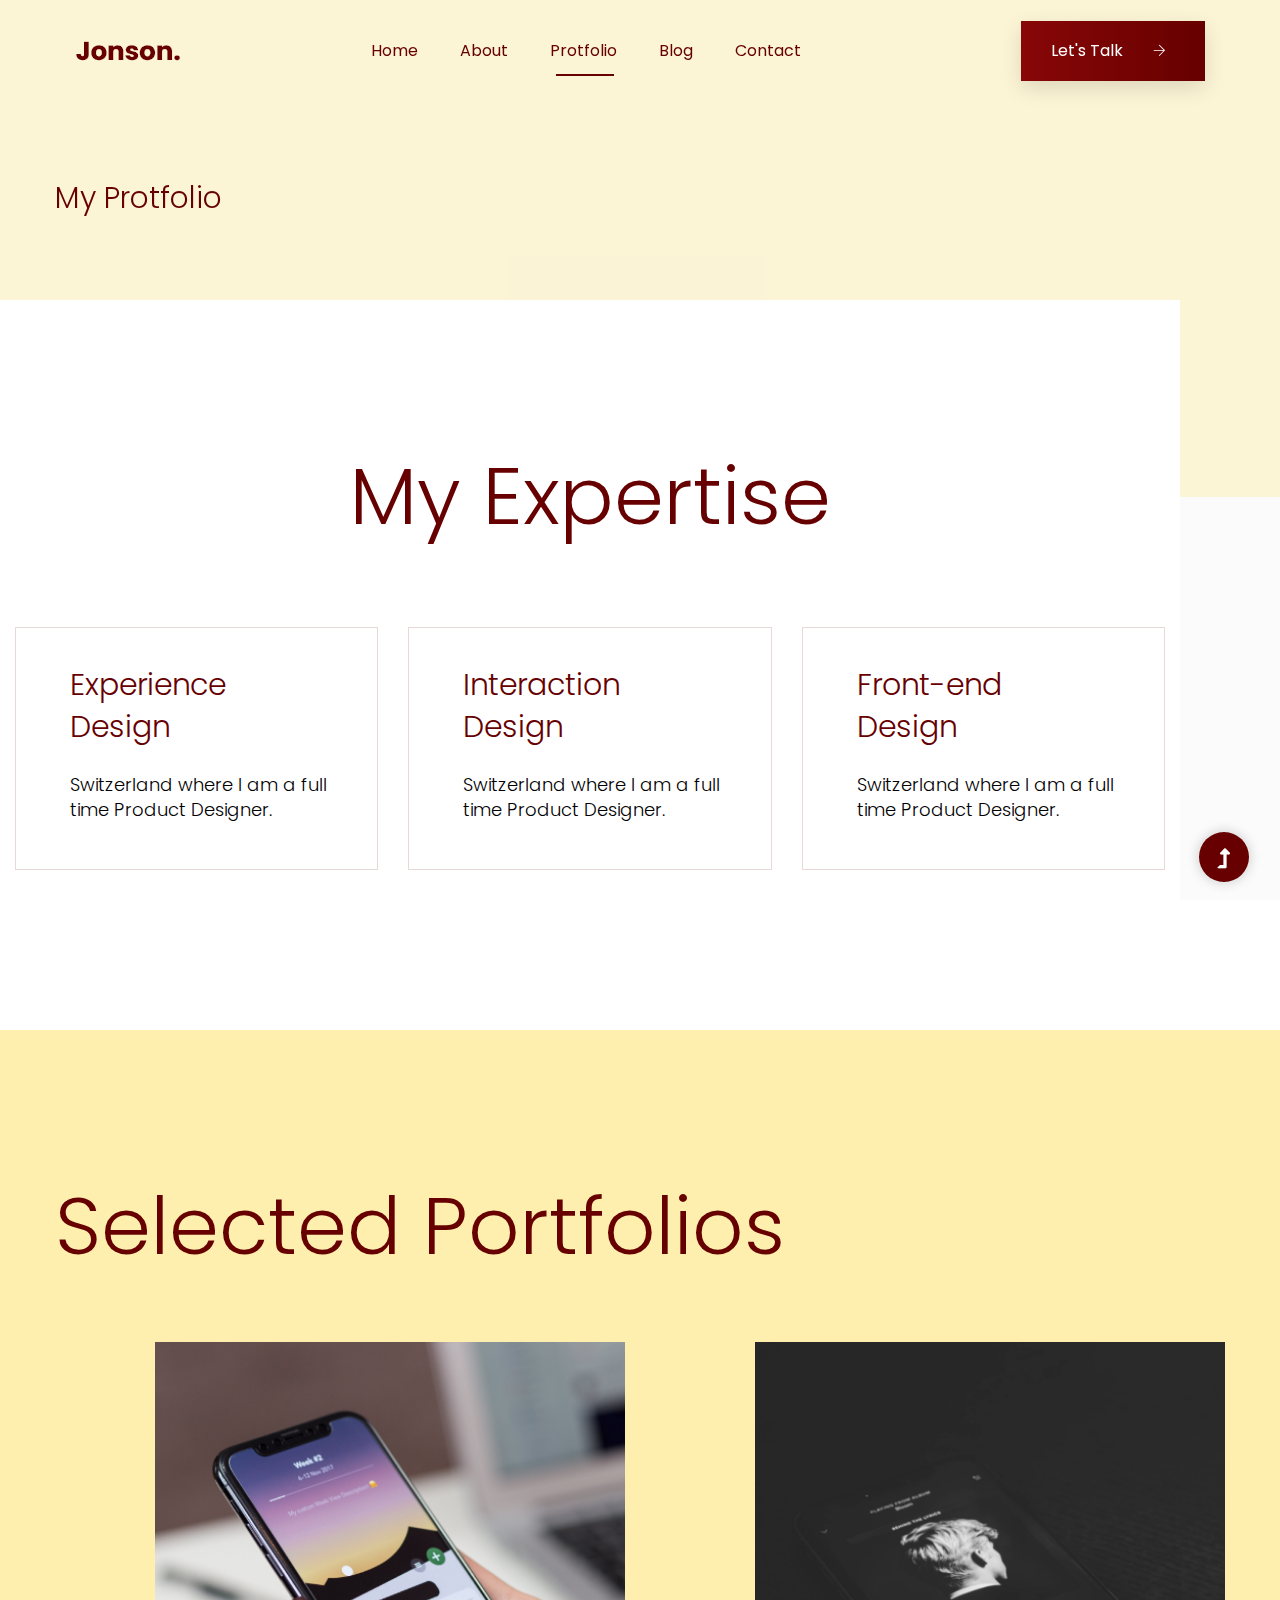
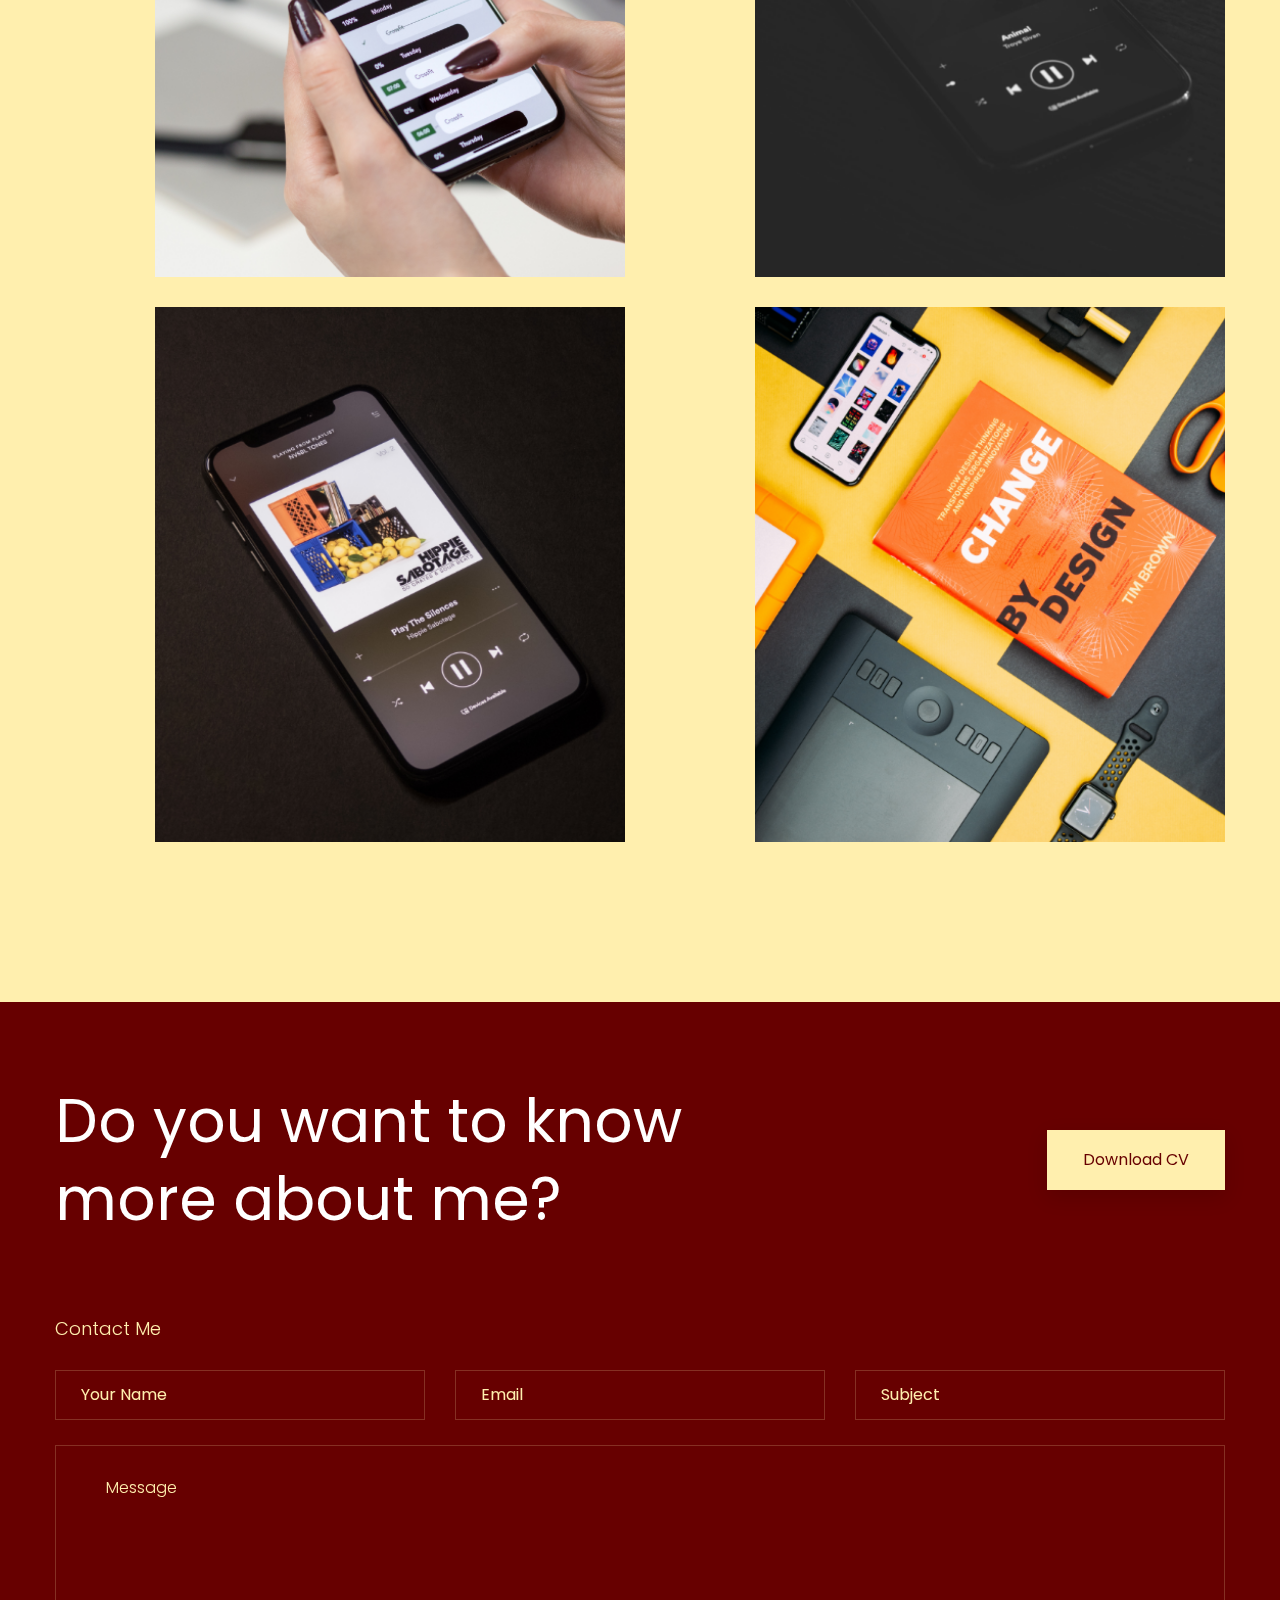
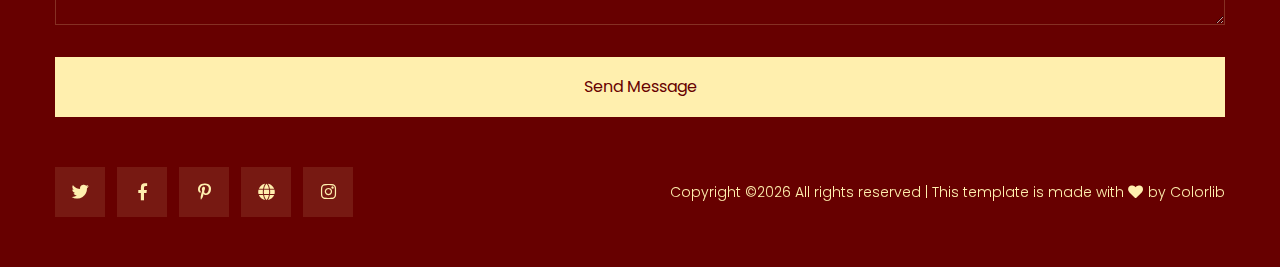
<file: protfolio.html>
<!doctype html>
<html class="no-js" lang="zxx">
<head>
    <meta charset="utf-8">
    <meta http-equiv="x-ua-compatible" content="ie=edge">
    <title> Personal | Teamplate</title>
    <meta name="description" content="">
    <meta name="viewport" content="width=device-width, initial-scale=1">
    <link rel="manifest" href="site.webmanifest">
    <link rel="shortcut icon" type="image/x-icon" href="assets/img/favicon.ico">

	<!-- CSS here -->
	<link rel="stylesheet" href="assets/css/bootstrap.min.css">
	<link rel="stylesheet" href="assets/css/owl.carousel.min.css">
	<link rel="stylesheet" href="assets/css/slicknav.css">
    <link rel="stylesheet" href="assets/css/flaticon.css">
    <link rel="stylesheet" href="assets/css/progressbar_barfiller.css">
    <link rel="stylesheet" href="assets/css/gijgo.css">
    <link rel="stylesheet" href="assets/css/animate.min.css">
    <link rel="stylesheet" href="assets/css/animated-headline.css">
	<link rel="stylesheet" href="assets/css/magnific-popup.css">
	<link rel="stylesheet" href="assets/css/fontawesome-all.min.css">
	<link rel="stylesheet" href="assets/css/themify-icons.css">
	<link rel="stylesheet" href="assets/css/slick.css">
	<link rel="stylesheet" href="assets/css/nice-select.css">
    <link rel="stylesheet" href="assets/css/style.css">
    
</head>
<body>
    <!-- ? Preloader Start -->
    <div id="preloader-active">
        <div class="preloader d-flex align-items-center justify-content-center">
            <div class="preloader-inner position-relative">
                <div class="preloader-circle"></div>
                <div class="preloader-img pere-text">
                    <img src="assets/img/logo/loder.png" alt="">
                </div>
            </div>
        </div>
    </div>
    <!-- Preloader Start -->
    <header>
        <div class="header-area header-transparent">
            <div class="main-header header-sticky">
                <div class="container-fluid">
                    <div class="menu-wrapper d-flex align-items-center justify-content-between">
                        <!-- Logo -->
                        <div class="logo">
                            <a href="index.html"><img src="assets/img/logo/logo.png" alt=""></a>
                        </div>
                        <!-- Main-menu -->
                        <div class="main-menu f-right d-none d-lg-block">
                            <nav>
                                <ul id="navigation">
                                    <li><a href="index.html">Home</a></li>
                                    <li><a href="about.html">About</a></li>
                                    <li class="active"><a href="protfolio.html">Protfolio</a></li>
                                    <li><a href="blog.html">Blog</a>
                                        <ul class="submenu">
                                            <li><a href="blog.html">Blog</a></li>
                                            <li><a href="blog_details.html">Blog Details</a></li>
                                            <li><a href="elements.html">Elements</a></li>
                                        </ul>
                                    </li>
                                    <li><a href="contact.html">Contact</a></li>
                                </ul>
                            </nav>
                        </div>          
                        <!-- Header-btn -->
                        <div class="header-info-right d-none d-lg-block">
                            <a href="#" class="btn header-btn">Let's Talk <i class="ti-arrow-right"></i></a>
                        </div>
                        <!-- Mobile Menu -->
                        <div class="col-12">
                            <div class="mobile_menu d-block d-lg-none"></div>
                        </div>
                    </div>
                </div>
            </div>
        </div>
        <!-- Header End -->
    </header>
    <main>
        <!--? Hero Area Start-->
        <div class="hero-area2 d-flex align-items-center">
            <div class="container">
                <div class="row ">
                    <div class="col-xl-12">
                        <!-- Hero Caption -->
                        <div class="hero-cap pt-100">
                            <h2>My Protfolio</h2>
                        </div>
                    </div>
                </div>
            </div>
        </div>
        <!--Hero Area End-->
        <!--? About 1 Start-->
        <section class="about-area section-padding40 our-services">
            <div class="container">
                <div class="rwo">
                    <div class="col-xl-12">
                        <div class="section-tittle mb-75 text-center">
                            <h2>My Expertise</h2>
                        </div>
                    </div>
                </div>
                <div class="row d-flex justify-contnet-center">
                    <div class="col-lg-4 col-md-4 col-sm-6">
                        <div class="single-services single-services2 mb-30">
                            <div class="services-cap">
                                <h5>Experience<br> Design</h5>
                                <p>Switzerland where I am a full time Product Designer.</p>
                            </div>
                        </div>
                    </div>
                    <div class="col-lg-4 col-md-4 col-sm-6">
                        <div class="single-services single-services2 mb-30">
                            <div class="services-cap">
                                <h5>Interaction<br> Design</h5>
                                <p>Switzerland where I am a full time Product Designer.</p>
                            </div>
                        </div>
                    </div>
                    <div class="col-lg-4 col-md-4 col-sm-6">
                        <div class="single-services single-services2 mb-30">
                            <div class="services-cap">
                                <h5>Front-end<br> Design</h5>
                                <p>Switzerland where I am a full time Product Designer.</p>
                            </div>
                        </div>
                    </div>
                </div>
            </div>
        </section>
        <!-- About  End-->
        <!--? Gallery Area Start -->
        <div class="gallery-area section-padding40">
            <div class="container">
                <div class="row">
                    <div class="col-lg-12">
                        <div class="section-tittle mb-60">
                            <h2>Selected Portfolios</h2>
                        </div>
                    </div>
                </div>
                <div class="row justify-content-between">
                    <div class="offset-xl-1 col-xl-5 col-lg-6 col-md-6 col-sm-6">
                        <div class="box snake mb-30">
                            <div class="gallery-img small-img " style="background-image: url(assets/img/gallery/gallery1.png);"></div>
                            <div class="overlay">
                                <div class="overlay-content">
                                    <a href="assets/img/gallery/gallery1.png" class="img-pop-up"><i class="ti-plus"></i></a>
                                </div>
                            </div>
                        </div>
                    </div>
                    <div class="col-xl-5 ol-lg-6 col-lg-6 col-md-6 col-sm-6">
                        <div class="box snake mb-30">
                            <div class="gallery-img small-img " style="background-image: url(assets/img/gallery/gallery2.png);"></div>
                            <div class="overlay">
                                <div class="overlay-content">
                                    <a href="assets/img/gallery/gallery2.png" class="img-pop-up"><i class="ti-plus"></i></a>
                                </div>
                            </div>
                        </div>
                    </div>
                    <div class="offset-xl-1 col-xl-5 col-lg-6 col-md-6 col-sm-6">
                        <div class="box snake mb-30">
                            <div class="gallery-img small-img " style="background-image: url(assets/img/gallery/gallery3.png);"></div>
                            <div class="overlay">
                                <div class="overlay-content">
                                    <a href="assets/img/gallery/gallery2.png" class="img-pop-up"><i class="ti-plus"></i></a>
                                </div>
                            </div>
                        </div>
                    </div>
                    <div class="col-xl-5 col-lg-6 col-md-6 col-sm-6">
                        <div class="box snake mb-30">
                            <div class="gallery-img small-img " style="background-image: url(assets/img/gallery/gallery4.png);"></div>
                            <div class="overlay">
                                <div class="overlay-content">
                                    <a href="assets/img/gallery/gallery3.png" class="img-pop-up"><i class="ti-plus"></i></a>
                                </div>
                            </div>
                        </div>
                    </div>
                </div>
            </div>
        </div>
        <!-- Gallery Area End -->
    </main>
    <footer>
        <div class="footer-wrappr">
            <div class="footer-top">
                <!-- Want To work -->
                <section class="wantToWork-area ">
                    <div class="container">
                        <div class="wants-wrapper w-padding2">
                            <div class="row align-items-center justify-content-between">
                                <div class="col-xl-7 col-lg-9 col-md-8">
                                    <div class="wantToWork-caption wantToWork-caption2">
                                        <h2>Do you want to know more about me?</h2>
                                    </div>
                                </div>
                                <div class="col-xl-2 col-lg-3 col-md-4">
                                    <a href="#" class="btn white-btn f-right sm-left">Download CV</a>
                                </div>
                            </div>
                        </div>
                    </div>
                </section>
                <!-- Want To work End -->
                <div class="container">
                    <div class="row">
                        <div class="col-lg-12">
                            <!-- contact-form -->
                            <div class="form-wrapper">
                                <div class="row ">
                                    <div class="col-xl-12">
                                        <div class="small-tittle mb-30">
                                            <h4>Contact Me</h4>
                                        </div>
                                    </div>
                                </div>
                                <form id="contact-form" action="#" method="POST">
                                    <div class="row">
                                        <div class="col-lg-4 col-md-6">
                                            <div class="form-box user-icon mb-25">
                                                <input type="text" name="name" placeholder="Your name">
                                            </div>
                                        </div>
                                        <div class="col-lg-4 col-md-6">
                                            <div class="form-box email-icon mb-25">
                                                <input type="text" name="email" placeholder="Email">
                                            </div>
                                        </div>
                                        <div class="col-lg-4 col-md-6">
                                            <div class="form-box email-icon mb-25">
                                                <input type="text" name="email" placeholder="Subject">
                                            </div>
                                        </div>
                                        <div class="col-lg-12">
                                            <div class="form-box message-icon mb-25">
                                                <textarea name="message" id="message" placeholder="Message"></textarea>
                                            </div>
                                            <div class="submit-info">
                                                <button class="submit-btn2" type="submit">Send Message</button>
                                            </div>
                                        </div>
                                    </div>
                                </form> 
                            </div>
                        </div>
                    </div>
                </div>
            </div>
            <!-- footer-bottom area -->
            <div class="footer-bottom-area">
                <div class="container">
                    <div class="footer-border">
                        <div class="row align-items-center">
                            <div class="col-xl-4 col-lg-4">
                                <div class="footer-social">
                                    <a href="#"><i class="fab fa-twitter"></i></a>
                                    <a href="https://bit.ly/sai4ull"><i class="fab fa-facebook-f"></i></a>
                                    <a href="#"><i class="fab fa-pinterest-p"></i></a>
                                    <a href="#"><i class="fas fa-globe"></i></a>
                                    <a href="#"><i class="fab fa-instagram"></i></a>
                                </div>
                            </div>
                            <div class="col-xl-8 col-lg-8">
                                <div class="footer-copy-right f-right">
                                    <p><!-- Link back to Colorlib can't be removed. Template is licensed under CC BY 3.0. -->
  Copyright &copy;<script>document.write(new Date().getFullYear());</script> All rights reserved | This template is made with <i class="fa fa-heart" aria-hidden="true"></i> by <a href="https://colorlib.com" target="_blank">Colorlib</a>
  <!-- Link back to Colorlib can't be removed. Template is licensed under CC BY 3.0. --></p>
                                </div>
                            </div>
                        </div>
                    </div>
                </div>
            </div>
        </div>
    </footer>
    <!-- Scroll Up -->
    <div id="back-top" >
        <a title="Go to Top" href="#"> <i class="fas fa-level-up-alt"></i></a>
    </div>
    <!-- JS here -->

    <script src="./assets/js/vendor/modernizr-3.5.0.min.js"></script>
    <!-- Jquery, Popper, Bootstrap -->
    <script src="./assets/js/vendor/jquery-1.12.4.min.js"></script>
    <script src="./assets/js/popper.min.js"></script>
    <script src="./assets/js/bootstrap.min.js"></script>
    <!-- Jquery Mobile Menu -->
    <script src="./assets/js/jquery.slicknav.min.js"></script>

    <!-- Jquery Slick , Owl-Carousel Plugins -->
    <script src="./assets/js/owl.carousel.min.js"></script>
    <script src="./assets/js/slick.min.js"></script>
    <!-- One Page, Animated-HeadLin -->
    <script src="./assets/js/wow.min.js"></script>
    <script src="./assets/js/animated.headline.js"></script>
    <script src="./assets/js/jquery.magnific-popup.js"></script>

    <!-- Date Picker -->
    <script src="./assets/js/gijgo.min.js"></script>
    <!-- Nice-select, sticky -->
    <script src="./assets/js/jquery.nice-select.min.js"></script>
    <script src="./assets/js/jquery.sticky.js"></script>
    <!-- Progress -->
    <script src="./assets/js/jquery.barfiller.js"></script>
    
    <!-- counter , waypoint,Hover Direction -->
    <script src="./assets/js/jquery.counterup.min.js"></script>
    <script src="./assets/js/waypoints.min.js"></script>
    <script src="./assets/js/jquery.countdown.min.js"></script>
    <script src="./assets/js/hover-direction-snake.min.js"></script>

    <!-- contact js -->
    <script src="./assets/js/contact.js"></script>
    <script src="./assets/js/jquery.form.js"></script>
    <script src="./assets/js/jquery.validate.min.js"></script>
    <script src="./assets/js/mail-script.js"></script>
    <script src="./assets/js/jquery.ajaxchimp.min.js"></script>
    
    <!-- Jquery Plugins, main Jquery -->	
    <script src="./assets/js/plugins.js"></script>
    <script src="./assets/js/main.js"></script>


    
    </body>
</html>
</file>
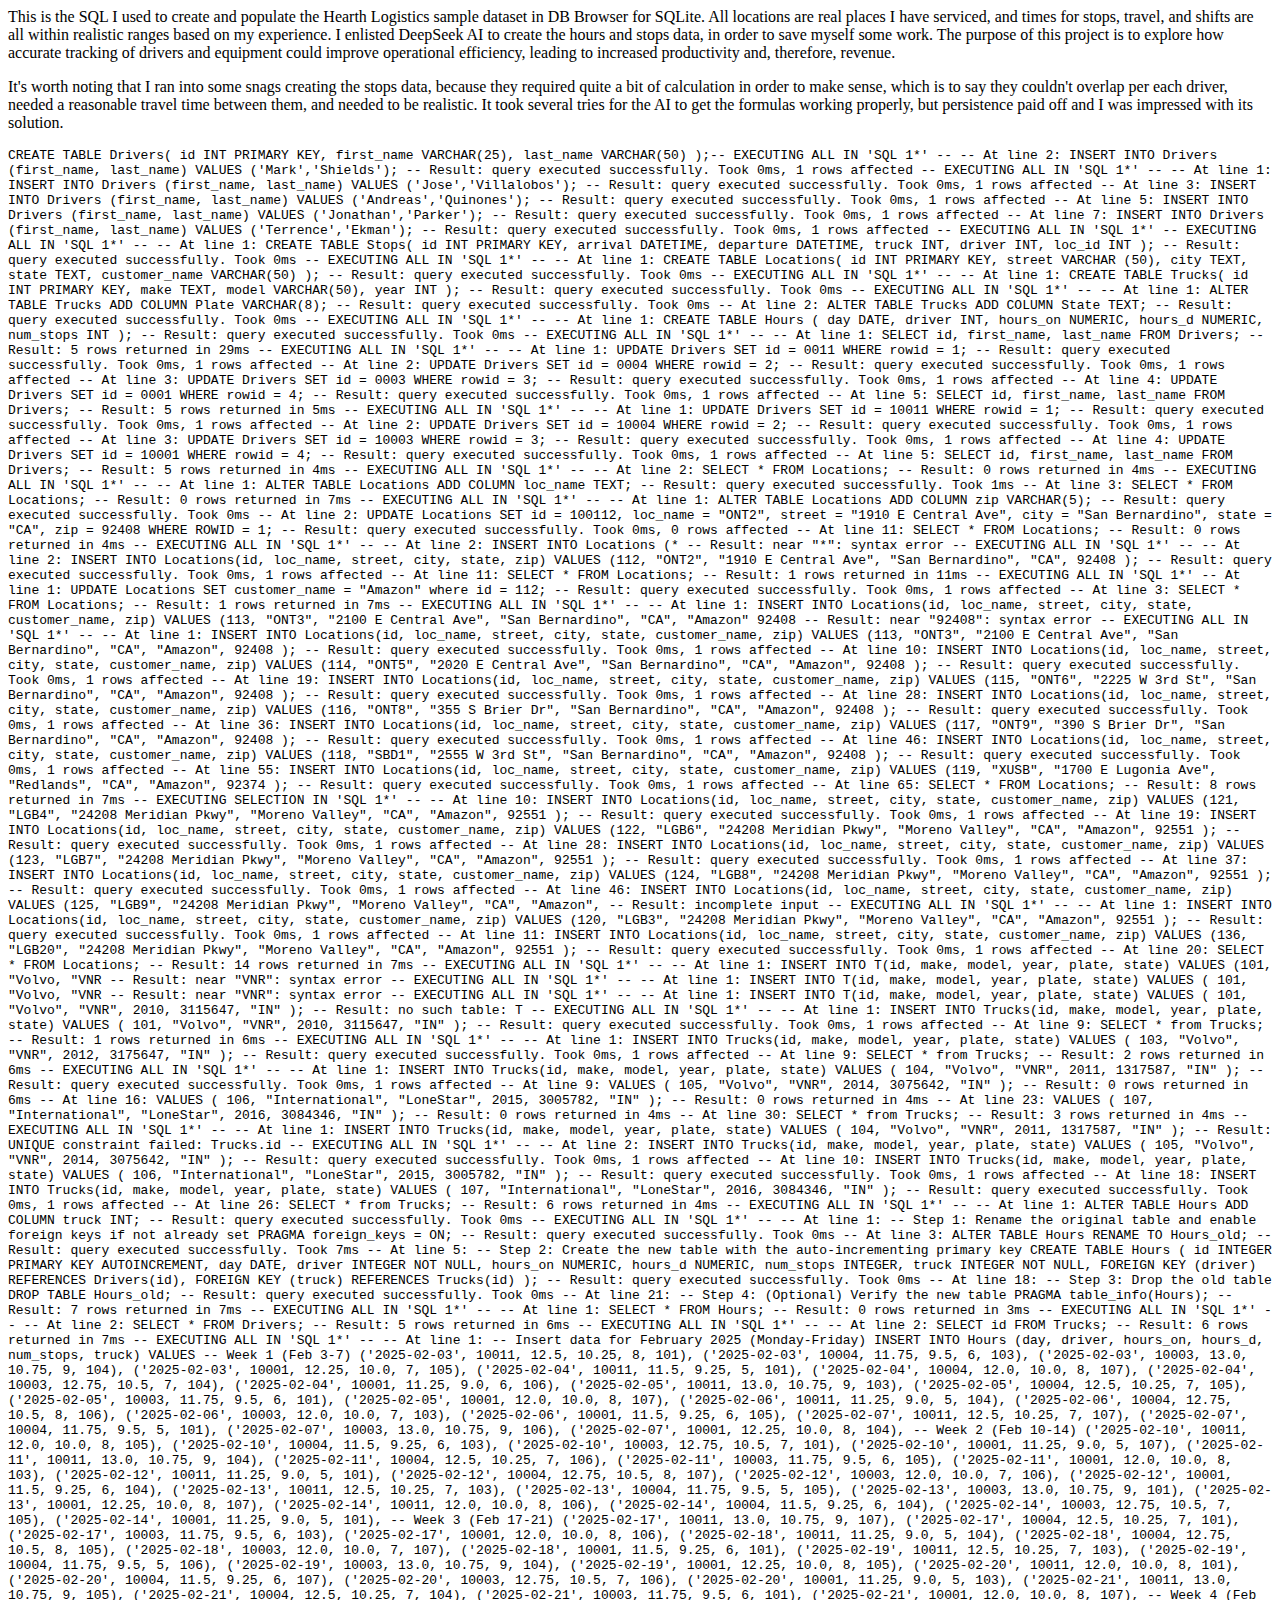
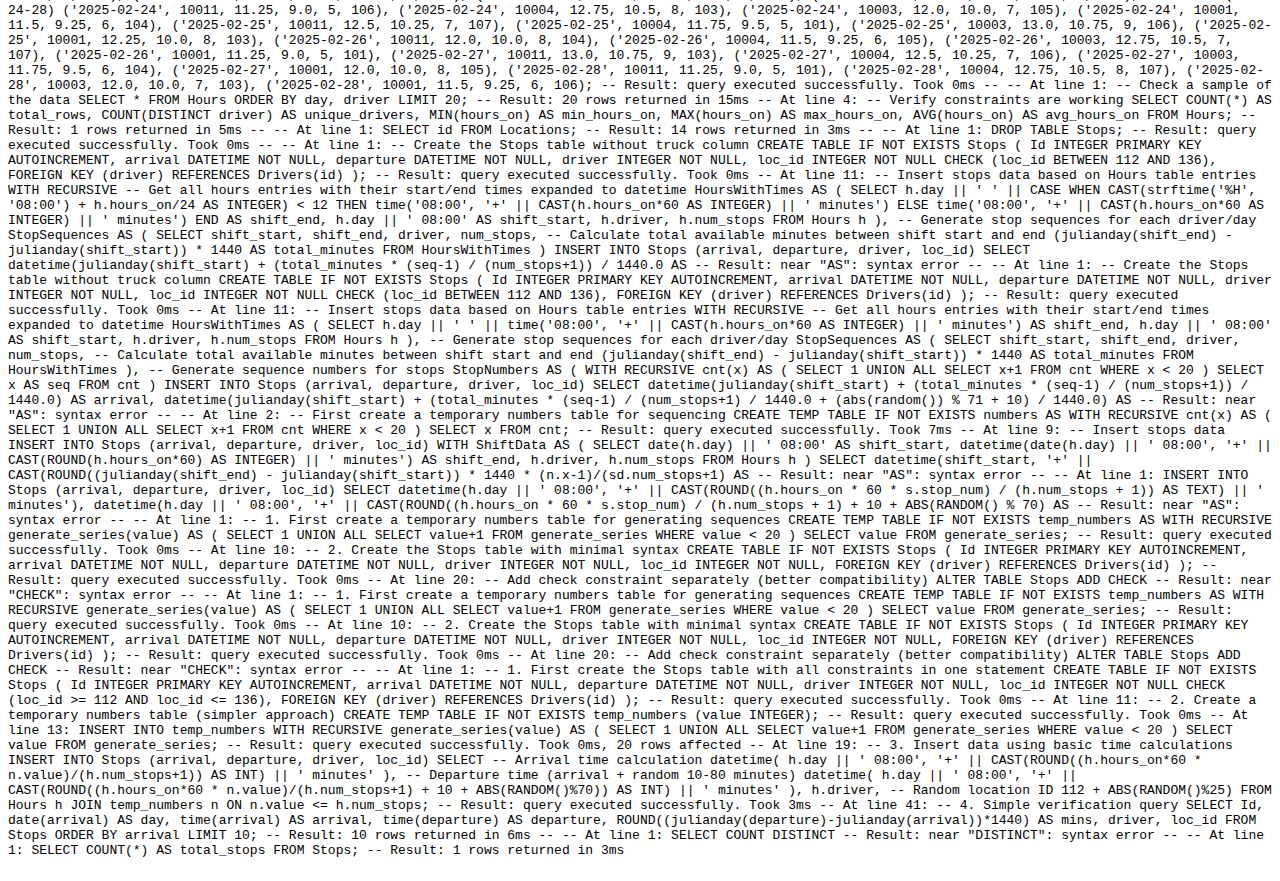
<file: hearth/log.html>
<html>
<head></head>
<body>
<p>
    This is the SQL I used to create and populate the Hearth Logistics sample dataset in DB Browser for SQLite. 
    All locations are real places I have serviced, and times for stops, travel, and shifts are all
    within realistic ranges based on my experience. I enlisted DeepSeek AI to create the hours and stops data,
    in order to save myself some work. The purpose of this project is to explore how accurate tracking of 
    drivers and equipment could improve operational efficiency, leading to increased productivity and, 
    therefore, revenue.
</p>
<p>
    It's worth noting that I ran into some snags creating the stops data, because they required 
    quite a bit of calculation in order to make sense, which is to say they couldn't overlap per 
    each driver, needed a reasonable travel time between them, and needed to be realistic. It took 
    several tries for the AI to get the formulas working properly, but persistence paid off and I was 
    impressed with its solution.
</p>
<code>
CREATE TABLE Drivers(
	id INT PRIMARY KEY,
	first_name VARCHAR(25),
	last_name VARCHAR(50)
);-- EXECUTING ALL IN 'SQL 1*'
--
-- At line 2:
INSERT INTO Drivers (first_name, last_name)
VALUES ('Mark','Shields');
-- Result: query executed successfully. Took 0ms, 1 rows affected
-- EXECUTING ALL IN 'SQL 1*'
--
-- At line 1:
INSERT INTO Drivers (first_name, last_name)
VALUES ('Jose','Villalobos');
-- Result: query executed successfully. Took 0ms, 1 rows affected
-- At line 3:
INSERT INTO Drivers (first_name, last_name)
VALUES ('Andreas','Quinones');
-- Result: query executed successfully. Took 0ms, 1 rows affected
-- At line 5:
INSERT INTO Drivers (first_name, last_name)
VALUES ('Jonathan','Parker');
-- Result: query executed successfully. Took 0ms, 1 rows affected
-- At line 7:
INSERT INTO Drivers (first_name, last_name)
VALUES ('Terrence','Ekman');
-- Result: query executed successfully. Took 0ms, 1 rows affected
-- EXECUTING ALL IN 'SQL 1*'

-- EXECUTING ALL IN 'SQL 1*'
--
-- At line 1:
CREATE TABLE Stops(
	id INT PRIMARY KEY,
	arrival DATETIME,
	departure DATETIME,
	truck INT,
	driver INT,
	loc_id INT
);
-- Result: query executed successfully. Took 0ms
-- EXECUTING ALL IN 'SQL 1*'
--
-- At line 1:
CREATE TABLE Locations(
	id INT PRIMARY KEY,
	street VARCHAR (50),
	city TEXT,
	state TEXT,
	customer_name VARCHAR(50)
);
-- Result: query executed successfully. Took 0ms
-- EXECUTING ALL IN 'SQL 1*'
--
-- At line 1:
CREATE TABLE Trucks(
	id INT PRIMARY KEY,
	make TEXT,
	model VARCHAR(50),
	year INT
);
-- Result: query executed successfully. Took 0ms
-- EXECUTING ALL IN 'SQL 1*'
--
-- At line 1:
ALTER TABLE Trucks ADD COLUMN Plate VARCHAR(8);
-- Result: query executed successfully. Took 0ms
-- At line 2:
ALTER TABLE Trucks ADD COLUMN State TEXT;
-- Result: query executed successfully. Took 0ms
-- EXECUTING ALL IN 'SQL 1*'
--
-- At line 1:
CREATE TABLE Hours (
	day DATE,
	driver INT,
	hours_on NUMERIC,
	hours_d NUMERIC,
	num_stops INT
);
-- Result: query executed successfully. Took 0ms
-- EXECUTING ALL IN 'SQL 1*'
--
-- At line 1:
SELECT id, first_name, last_name FROM Drivers;
-- Result: 5 rows returned in 29ms
-- EXECUTING ALL IN 'SQL 1*'
--
-- At line 1:
UPDATE Drivers SET id = 0011 WHERE rowid = 1;
-- Result: query executed successfully. Took 0ms, 1 rows affected
-- At line 2:
UPDATE Drivers SET id = 0004 WHERE rowid = 2;
-- Result: query executed successfully. Took 0ms, 1 rows affected
-- At line 3:
UPDATE Drivers SET id = 0003 WHERE rowid = 3;
-- Result: query executed successfully. Took 0ms, 1 rows affected
-- At line 4:
UPDATE Drivers SET id = 0001 WHERE rowid = 4;
-- Result: query executed successfully. Took 0ms, 1 rows affected
-- At line 5:
SELECT id, first_name, last_name FROM Drivers;
-- Result: 5 rows returned in 5ms
-- EXECUTING ALL IN 'SQL 1*'
--
-- At line 1:
UPDATE Drivers SET id = 10011 WHERE rowid = 1;
-- Result: query executed successfully. Took 0ms, 1 rows affected
-- At line 2:
UPDATE Drivers SET id = 10004 WHERE rowid = 2;
-- Result: query executed successfully. Took 0ms, 1 rows affected
-- At line 3:
UPDATE Drivers SET id = 10003 WHERE rowid = 3;
-- Result: query executed successfully. Took 0ms, 1 rows affected
-- At line 4:
UPDATE Drivers SET id = 10001 WHERE rowid = 4;
-- Result: query executed successfully. Took 0ms, 1 rows affected
-- At line 5:
SELECT id, first_name, last_name FROM Drivers;
-- Result: 5 rows returned in 4ms
-- EXECUTING ALL IN 'SQL 1*'
--
-- At line 2:
SELECT * FROM Locations;
-- Result: 0 rows returned in 4ms
-- EXECUTING ALL IN 'SQL 1*'
--
-- At line 1:
ALTER TABLE Locations ADD COLUMN loc_name TEXT;
-- Result: query executed successfully. Took 1ms
-- At line 3:
SELECT * FROM Locations;
-- Result: 0 rows returned in 7ms
-- EXECUTING ALL IN 'SQL 1*'
--
-- At line 1:
ALTER TABLE Locations ADD COLUMN zip VARCHAR(5);
-- Result: query executed successfully. Took 0ms
-- At line 2:
UPDATE Locations 
	SET id = 100112,
		loc_name = "ONT2",
		street = "1910 E Central Ave",
		city = "San Bernardino",
		state = "CA", 
		zip = 92408
	WHERE ROWID = 1;
-- Result: query executed successfully. Took 0ms, 0 rows affected
-- At line 11:
SELECT * FROM Locations;
-- Result: 0 rows returned in 4ms
-- EXECUTING ALL IN 'SQL 1*'
--
-- At line 2:
INSERT INTO Locations (*
-- Result: near "*": syntax error
-- EXECUTING ALL IN 'SQL 1*'
--
-- At line 2:
INSERT INTO Locations(id, loc_name, street, city, state, zip)
	VALUES (112,
		"ONT2",
		"1910 E Central Ave",
		"San Bernardino",
		"CA", 
		92408
	);
-- Result: query executed successfully. Took 0ms, 1 rows affected
-- At line 11:
SELECT * FROM Locations;
-- Result: 1 rows returned in 11ms
-- EXECUTING ALL IN 'SQL 1*'
-- At line 1:
UPDATE Locations SET customer_name = "Amazon" where id = 112;
-- Result: query executed successfully. Took 0ms, 1 rows affected
-- At line 3:
SELECT * FROM Locations;
-- Result: 1 rows returned in 7ms
-- EXECUTING ALL IN 'SQL 1*'
--
-- At line 1:
INSERT INTO Locations(id, loc_name, street, city, state, customer_name, zip)
	VALUES (113,
		"ONT3",
		"2100 E Central Ave",
		"San Bernardino",
		"CA", 
		"Amazon"
		92408
-- Result: near "92408": syntax error
-- EXECUTING ALL IN 'SQL 1*'
--
-- At line 1:
INSERT INTO Locations(id, loc_name, street, city, state, customer_name, zip)
	VALUES (113,
		"ONT3",
		"2100 E Central Ave",
		"San Bernardino",
		"CA", 
		"Amazon",
		92408
	);
-- Result: query executed successfully. Took 0ms, 1 rows affected
-- At line 10:
INSERT INTO Locations(id, loc_name, street, city, state, customer_name, zip)
	VALUES (114,
		"ONT5",
		"2020 E Central Ave",
		"San Bernardino",
		"CA", 
		"Amazon",
		92408
	);
-- Result: query executed successfully. Took 0ms, 1 rows affected
-- At line 19:
INSERT INTO Locations(id, loc_name, street, city, state, customer_name, zip)
	VALUES (115,
		"ONT6",
		"2225 W 3rd St",
		"San Bernardino",
		"CA", 
		"Amazon",
		92408
	);
-- Result: query executed successfully. Took 0ms, 1 rows affected
-- At line 28:
INSERT INTO Locations(id, loc_name, street, city, state, customer_name, zip)
	VALUES (116,
		"ONT8",
		"355 S Brier Dr",
		"San Bernardino",
		"CA", 
		"Amazon",
		92408
	);
-- Result: query executed successfully. Took 0ms, 1 rows affected
-- At line 36:
INSERT INTO Locations(id, loc_name, street, city, state, customer_name, zip)
	VALUES (117,
		"ONT9",
		"390 S Brier Dr",
		"San Bernardino",
		"CA", 
		"Amazon",
		92408
	);
-- Result: query executed successfully. Took 0ms, 1 rows affected
-- At line 46:
INSERT INTO Locations(id, loc_name, street, city, state, customer_name, zip)
	VALUES (118,
		"SBD1",
		"2555 W 3rd St",
		"San Bernardino",
		"CA", 
		"Amazon",
		92408
	);
-- Result: query executed successfully. Took 0ms, 1 rows affected
-- At line 55:
INSERT INTO Locations(id, loc_name, street, city, state, customer_name, zip)
	VALUES (119,
		"XUSB",
		"1700 E Lugonia Ave",
		"Redlands",
		"CA", 
		"Amazon",
		92374
	);
-- Result: query executed successfully. Took 0ms, 1 rows affected
-- At line 65:
SELECT * FROM Locations;
-- Result: 8 rows returned in 7ms
-- EXECUTING SELECTION IN 'SQL 1*'
--
-- At line 10:
INSERT INTO Locations(id, loc_name, street, city, state, customer_name, zip)
	VALUES (121,
		"LGB4",
		"24208 Meridian Pkwy",
		"Moreno Valley",
		"CA", 
		"Amazon",
		92551
	);
-- Result: query executed successfully. Took 0ms, 1 rows affected
-- At line 19:
INSERT INTO Locations(id, loc_name, street, city, state, customer_name, zip)
	VALUES (122,
		"LGB6",
		"24208 Meridian Pkwy",
		"Moreno Valley",
		"CA", 
		"Amazon",
		92551
	);
-- Result: query executed successfully. Took 0ms, 1 rows affected
-- At line 28:
INSERT INTO Locations(id, loc_name, street, city, state, customer_name, zip)
	VALUES (123,
		"LGB7",
		"24208 Meridian Pkwy",
		"Moreno Valley",
		"CA", 
		"Amazon",
		92551
	);
-- Result: query executed successfully. Took 0ms, 1 rows affected
-- At line 37:
INSERT INTO Locations(id, loc_name, street, city, state, customer_name, zip)
	VALUES (124,
		"LGB8",
		"24208 Meridian Pkwy",
		"Moreno Valley",
		"CA", 
		"Amazon",
		92551
	);
-- Result: query executed successfully. Took 0ms, 1 rows affected
-- At line 46:
INSERT INTO Locations(id, loc_name, street, city, state, customer_name, zip)
	VALUES (125,
		"LGB9",
		"24208 Meridian Pkwy",
		"Moreno Valley",
		"CA", 
		"Amazon",
-- Result: incomplete input
-- EXECUTING ALL IN 'SQL 1*'
--
-- At line 1:
INSERT INTO Locations(id, loc_name, street, city, state, customer_name, zip)
	VALUES (120,
		"LGB3",
		"24208 Meridian Pkwy",
		"Moreno Valley",
		"CA", 
		"Amazon",
		92551
	);
-- Result: query executed successfully. Took 0ms, 1 rows affected
-- At line 11:
INSERT INTO Locations(id, loc_name, street, city, state, customer_name, zip)
	VALUES (136,
		"LGB20",
		"24208 Meridian Pkwy",
		"Moreno Valley",
		"CA", 
		"Amazon",
		92551
	);
-- Result: query executed successfully. Took 0ms, 1 rows affected
-- At line 20:
SELECT * FROM Locations;
-- Result: 14 rows returned in 7ms
-- EXECUTING ALL IN 'SQL 1*'
--
-- At line 1:
INSERT INTO T(id, make, model, year, plate, state)
	VALUES (101,
		"Volvo,
		"VNR
-- Result: near "VNR": syntax error
-- EXECUTING ALL IN 'SQL 1*'
--
-- At line 1:
INSERT INTO T(id, make, model, year, plate, state)
	VALUES ( 101,
		"Volvo,
		"VNR
-- Result: near "VNR": syntax error
-- EXECUTING ALL IN 'SQL 1*'
--
-- At line 1:
INSERT INTO T(id, make, model, year, plate, state)
	VALUES ( 101,
		"Volvo",
		"VNR",
		2010,
		3115647, 
		"IN"
	);
-- Result: no such table: T
-- EXECUTING ALL IN 'SQL 1*'
--
-- At line 1:
INSERT INTO Trucks(id, make, model, year, plate, state)
	VALUES ( 101,
		"Volvo",
		"VNR",
		2010,
		3115647, 
		"IN"
	);
-- Result: query executed successfully. Took 0ms, 1 rows affected
-- At line 9:
SELECT * from Trucks;
-- Result: 1 rows returned in 6ms
-- EXECUTING ALL IN 'SQL 1*'
--
-- At line 1:
INSERT INTO Trucks(id, make, model, year, plate, state)
	VALUES ( 103,
		"Volvo",
		"VNR",
		2012,
		3175647, 
		"IN"
	);
-- Result: query executed successfully. Took 0ms, 1 rows affected
-- At line 9:
SELECT * from Trucks;
-- Result: 2 rows returned in 6ms
-- EXECUTING ALL IN 'SQL 1*'
--
-- At line 1:
INSERT INTO Trucks(id, make, model, year, plate, state)
	VALUES ( 104,
		"Volvo",
		"VNR",
		2011,
		1317587, 
		"IN"
	);
-- Result: query executed successfully. Took 0ms, 1 rows affected
-- At line 9:
VALUES ( 105,
		"Volvo",
		"VNR",
		2014,
		3075642, 
		"IN"
	);
-- Result: 0 rows returned in 6ms
-- At line 16:
VALUES ( 106,
		"International",
		"LoneStar",
		2015,
		3005782, 
		"IN"
	);
-- Result: 0 rows returned in 4ms
-- At line 23:
VALUES ( 107,
		"International",
		"LoneStar",
		2016,
		3084346, 
		"IN"
	);
-- Result: 0 rows returned in 4ms
-- At line 30:
SELECT * from Trucks;
-- Result: 3 rows returned in 4ms
-- EXECUTING ALL IN 'SQL 1*'
--
-- At line 1:
INSERT INTO Trucks(id, make, model, year, plate, state)
	VALUES ( 104,
		"Volvo",
		"VNR",
		2011,
		1317587, 
		"IN"
	);
-- Result: UNIQUE constraint failed: Trucks.id
-- EXECUTING ALL IN 'SQL 1*'
--
-- At line 2:
INSERT INTO Trucks(id, make, model, year, plate, state)
	VALUES ( 105,
		"Volvo",
		"VNR",
		2014,
		3075642, 
		"IN"
	);
-- Result: query executed successfully. Took 0ms, 1 rows affected
-- At line 10:
INSERT INTO Trucks(id, make, model, year, plate, state)
	VALUES ( 106,
		"International",
		"LoneStar",
		2015,
		3005782, 
		"IN"
	);
-- Result: query executed successfully. Took 0ms, 1 rows affected
-- At line 18:
INSERT INTO Trucks(id, make, model, year, plate, state)
	VALUES ( 107,
		"International",
		"LoneStar",
		2016,
		3084346, 
		"IN"
	);
-- Result: query executed successfully. Took 0ms, 1 rows affected
-- At line 26:
SELECT * from Trucks;
-- Result: 6 rows returned in 4ms
-- EXECUTING ALL IN 'SQL 1*'
--
-- At line 1:
ALTER TABLE Hours ADD COLUMN truck INT;
-- Result: query executed successfully. Took 0ms
-- EXECUTING ALL IN 'SQL 1*'
--
-- At line 1:
-- Step 1: Rename the original table and enable foreign keys if not already set
PRAGMA foreign_keys = ON;
-- Result: query executed successfully. Took 0ms
-- At line 3:
ALTER TABLE Hours RENAME TO Hours_old;
-- Result: query executed successfully. Took 7ms
-- At line 5:
-- Step 2: Create the new table with the auto-incrementing primary key
CREATE TABLE Hours (
    id INTEGER PRIMARY KEY AUTOINCREMENT,
    day DATE,
	driver INTEGER NOT NULL,
	hours_on NUMERIC,
	hours_d NUMERIC,
	num_stops INTEGER,
	truck INTEGER NOT NULL,
	FOREIGN KEY (driver) REFERENCES Drivers(id),
	FOREIGN KEY (truck) REFERENCES Trucks(id)
);
-- Result: query executed successfully. Took 0ms
-- At line 18:
-- Step 3: Drop the old table
DROP TABLE Hours_old;
-- Result: query executed successfully. Took 0ms
-- At line 21:
-- Step 4: (Optional) Verify the new table
PRAGMA table_info(Hours);
-- Result: 7 rows returned in 7ms
-- EXECUTING ALL IN 'SQL 1*'
--
-- At line 1:
SELECT * FROM Hours;
-- Result: 0 rows returned in 3ms
-- EXECUTING ALL IN 'SQL 1*'
--
-- At line 2:
SELECT * FROM Drivers;
-- Result: 5 rows returned in 6ms
-- EXECUTING ALL IN 'SQL 1*'
--
-- At line 2:
SELECT id FROM Trucks;
-- Result: 6 rows returned in 7ms
-- EXECUTING ALL IN 'SQL 1*'
--
-- At line 1:
-- Insert data for February 2025 (Monday-Friday)
INSERT INTO Hours (day, driver, hours_on, hours_d, num_stops, truck) VALUES
-- Week 1 (Feb 3-7)
('2025-02-03', 10011, 12.5, 10.25, 8, 101),
('2025-02-03', 10004, 11.75, 9.5, 6, 103),
('2025-02-03', 10003, 13.0, 10.75, 9, 104),
('2025-02-03', 10001, 12.25, 10.0, 7, 105),

('2025-02-04', 10011, 11.5, 9.25, 5, 101),
('2025-02-04', 10004, 12.0, 10.0, 8, 107),
('2025-02-04', 10003, 12.75, 10.5, 7, 104),
('2025-02-04', 10001, 11.25, 9.0, 6, 106),

('2025-02-05', 10011, 13.0, 10.75, 9, 103),
('2025-02-05', 10004, 12.5, 10.25, 7, 105),
('2025-02-05', 10003, 11.75, 9.5, 6, 101),
('2025-02-05', 10001, 12.0, 10.0, 8, 107),

('2025-02-06', 10011, 11.25, 9.0, 5, 104),
('2025-02-06', 10004, 12.75, 10.5, 8, 106),
('2025-02-06', 10003, 12.0, 10.0, 7, 103),
('2025-02-06', 10001, 11.5, 9.25, 6, 105),

('2025-02-07', 10011, 12.5, 10.25, 7, 107),
('2025-02-07', 10004, 11.75, 9.5, 5, 101),
('2025-02-07', 10003, 13.0, 10.75, 9, 106),
('2025-02-07', 10001, 12.25, 10.0, 8, 104),

-- Week 2 (Feb 10-14)
('2025-02-10', 10011, 12.0, 10.0, 8, 105),
('2025-02-10', 10004, 11.5, 9.25, 6, 103),
('2025-02-10', 10003, 12.75, 10.5, 7, 101),
('2025-02-10', 10001, 11.25, 9.0, 5, 107),

('2025-02-11', 10011, 13.0, 10.75, 9, 104),
('2025-02-11', 10004, 12.5, 10.25, 7, 106),
('2025-02-11', 10003, 11.75, 9.5, 6, 105),
('2025-02-11', 10001, 12.0, 10.0, 8, 103),

('2025-02-12', 10011, 11.25, 9.0, 5, 101),
('2025-02-12', 10004, 12.75, 10.5, 8, 107),
('2025-02-12', 10003, 12.0, 10.0, 7, 106),
('2025-02-12', 10001, 11.5, 9.25, 6, 104),

('2025-02-13', 10011, 12.5, 10.25, 7, 103),
('2025-02-13', 10004, 11.75, 9.5, 5, 105),
('2025-02-13', 10003, 13.0, 10.75, 9, 101),
('2025-02-13', 10001, 12.25, 10.0, 8, 107),

('2025-02-14', 10011, 12.0, 10.0, 8, 106),
('2025-02-14', 10004, 11.5, 9.25, 6, 104),
('2025-02-14', 10003, 12.75, 10.5, 7, 105),
('2025-02-14', 10001, 11.25, 9.0, 5, 101),

-- Week 3 (Feb 17-21)
('2025-02-17', 10011, 13.0, 10.75, 9, 107),
('2025-02-17', 10004, 12.5, 10.25, 7, 101),
('2025-02-17', 10003, 11.75, 9.5, 6, 103),
('2025-02-17', 10001, 12.0, 10.0, 8, 106),

('2025-02-18', 10011, 11.25, 9.0, 5, 104),
('2025-02-18', 10004, 12.75, 10.5, 8, 105),
('2025-02-18', 10003, 12.0, 10.0, 7, 107),
('2025-02-18', 10001, 11.5, 9.25, 6, 101),

('2025-02-19', 10011, 12.5, 10.25, 7, 103),
('2025-02-19', 10004, 11.75, 9.5, 5, 106),
('2025-02-19', 10003, 13.0, 10.75, 9, 104),
('2025-02-19', 10001, 12.25, 10.0, 8, 105),

('2025-02-20', 10011, 12.0, 10.0, 8, 101),
('2025-02-20', 10004, 11.5, 9.25, 6, 107),
('2025-02-20', 10003, 12.75, 10.5, 7, 106),
('2025-02-20', 10001, 11.25, 9.0, 5, 103),

('2025-02-21', 10011, 13.0, 10.75, 9, 105),
('2025-02-21', 10004, 12.5, 10.25, 7, 104),
('2025-02-21', 10003, 11.75, 9.5, 6, 101),
('2025-02-21', 10001, 12.0, 10.0, 8, 107),

-- Week 4 (Feb 24-28)
('2025-02-24', 10011, 11.25, 9.0, 5, 106),
('2025-02-24', 10004, 12.75, 10.5, 8, 103),
('2025-02-24', 10003, 12.0, 10.0, 7, 105),
('2025-02-24', 10001, 11.5, 9.25, 6, 104),

('2025-02-25', 10011, 12.5, 10.25, 7, 107),
('2025-02-25', 10004, 11.75, 9.5, 5, 101),
('2025-02-25', 10003, 13.0, 10.75, 9, 106),
('2025-02-25', 10001, 12.25, 10.0, 8, 103),

('2025-02-26', 10011, 12.0, 10.0, 8, 104),
('2025-02-26', 10004, 11.5, 9.25, 6, 105),
('2025-02-26', 10003, 12.75, 10.5, 7, 107),
('2025-02-26', 10001, 11.25, 9.0, 5, 101),

('2025-02-27', 10011, 13.0, 10.75, 9, 103),
('2025-02-27', 10004, 12.5, 10.25, 7, 106),
('2025-02-27', 10003, 11.75, 9.5, 6, 104),
('2025-02-27', 10001, 12.0, 10.0, 8, 105),

('2025-02-28', 10011, 11.25, 9.0, 5, 101),
('2025-02-28', 10004, 12.75, 10.5, 8, 107),
('2025-02-28', 10003, 12.0, 10.0, 7, 103),
('2025-02-28', 10001, 11.5, 9.25, 6, 106);
-- Result: query executed successfully. Took 0ms
--
-- At line 1:
-- Check a sample of the data
SELECT * FROM Hours ORDER BY day, driver LIMIT 20;
-- Result: 20 rows returned in 15ms
-- At line 4:
-- Verify constraints are working
SELECT 
    COUNT(*) AS total_rows,
    COUNT(DISTINCT driver) AS unique_drivers,
    MIN(hours_on) AS min_hours_on,
    MAX(hours_on) AS max_hours_on,
    AVG(hours_on) AS avg_hours_on
FROM Hours;
-- Result: 1 rows returned in 5ms
--
-- At line 1:
SELECT id FROM Locations;
-- Result: 14 rows returned in 3ms
--
-- At line 1:
DROP TABLE Stops;
-- Result: query executed successfully. Took 0ms
--
-- At line 1:
-- Create the Stops table without truck column
CREATE TABLE IF NOT EXISTS Stops (
    Id INTEGER PRIMARY KEY AUTOINCREMENT,
    arrival DATETIME NOT NULL,
    departure DATETIME NOT NULL,
    driver INTEGER NOT NULL,
    loc_id INTEGER NOT NULL CHECK (loc_id BETWEEN 112 AND 136),
    FOREIGN KEY (driver) REFERENCES Drivers(id)
);
-- Result: query executed successfully. Took 0ms
-- At line 11:
-- Insert stops data based on Hours table entries
WITH RECURSIVE 
-- Get all hours entries with their start/end times expanded to datetime
HoursWithTimes AS (
    SELECT 
        h.day || ' ' || 
        CASE 
            WHEN CAST(strftime('%H', '08:00') + h.hours_on/24 AS INTEGER) < 12 
            THEN time('08:00', '+' || CAST(h.hours_on*60 AS INTEGER) || ' minutes')
            ELSE time('08:00', '+' || CAST(h.hours_on*60 AS INTEGER) || ' minutes')
        END AS shift_end,
        h.day || ' 08:00' AS shift_start,
        h.driver,
        h.num_stops
    FROM Hours h
),

-- Generate stop sequences for each driver/day
StopSequences AS (
    SELECT
        shift_start,
        shift_end,
        driver,
        num_stops,
        -- Calculate total available minutes between shift start and end
        (julianday(shift_end) - julianday(shift_start)) * 1440 AS total_minutes
    FROM HoursWithTimes
)

INSERT INTO Stops (arrival, departure, driver, loc_id)
SELECT
    datetime(julianday(shift_start) + 
             (total_minutes * (seq-1) / (num_stops+1)) / 1440.0 AS
-- Result: near "AS": syntax error
--
-- At line 1:
-- Create the Stops table without truck column
CREATE TABLE IF NOT EXISTS Stops (
    Id INTEGER PRIMARY KEY AUTOINCREMENT,
    arrival DATETIME NOT NULL,
    departure DATETIME NOT NULL,
    driver INTEGER NOT NULL,
    loc_id INTEGER NOT NULL CHECK (loc_id BETWEEN 112 AND 136),
    FOREIGN KEY (driver) REFERENCES Drivers(id)
);
-- Result: query executed successfully. Took 0ms
-- At line 11:
-- Insert stops data based on Hours table entries
WITH RECURSIVE 
-- Get all hours entries with their start/end times expanded to datetime
HoursWithTimes AS (
    SELECT 
        h.day || ' ' || 
        time('08:00', '+' || CAST(h.hours_on*60 AS INTEGER) || ' minutes') AS shift_end,
        h.day || ' 08:00' AS shift_start,
        h.driver,
        h.num_stops
    FROM Hours h
),

-- Generate stop sequences for each driver/day
StopSequences AS (
    SELECT
        shift_start,
        shift_end,
        driver,
        num_stops,
        -- Calculate total available minutes between shift start and end
        (julianday(shift_end) - julianday(shift_start)) * 1440 AS total_minutes
    FROM HoursWithTimes
),

-- Generate sequence numbers for stops
StopNumbers AS (
    WITH RECURSIVE cnt(x) AS (
        SELECT 1 UNION ALL SELECT x+1 FROM cnt WHERE x < 20
    ) 
    SELECT x AS seq FROM cnt
)

INSERT INTO Stops (arrival, departure, driver, loc_id)
SELECT
    datetime(julianday(shift_start) + (total_minutes * (seq-1) / (num_stops+1)) / 1440.0) AS arrival,
    datetime(julianday(shift_start) + (total_minutes * (seq-1) / (num_stops+1) / 1440.0 + (abs(random()) % 71 + 10) / 1440.0) AS
-- Result: near "AS": syntax error
--
-- At line 2:
-- First create a temporary numbers table for sequencing
CREATE TEMP TABLE IF NOT EXISTS numbers AS
WITH RECURSIVE cnt(x) AS (
    SELECT 1 UNION ALL SELECT x+1 FROM cnt WHERE x < 20
)
SELECT x FROM cnt;
-- Result: query executed successfully. Took 7ms
-- At line 9:
-- Insert stops data
INSERT INTO Stops (arrival, departure, driver, loc_id)
WITH ShiftData AS (
    SELECT 
        date(h.day) || ' 08:00' AS shift_start,
        datetime(date(h.day) || ' 08:00', '+' || CAST(ROUND(h.hours_on*60) AS INTEGER) || ' minutes') AS shift_end,
        h.driver,
        h.num_stops
    FROM Hours h
)
SELECT
    datetime(shift_start, '+' || CAST(ROUND((julianday(shift_end) - julianday(shift_start)) * 1440 * (n.x-1)/(sd.num_stops+1) AS
-- Result: near "AS": syntax error
--
-- At line 1:
INSERT INTO Stops (arrival, departure, driver, loc_id)
SELECT 
    datetime(h.day || ' 08:00', '+' || 
        CAST(ROUND((h.hours_on * 60 * s.stop_num) / (h.num_stops + 1)) AS TEXT) || ' minutes'),
    datetime(h.day || ' 08:00', '+' || 
        CAST(ROUND((h.hours_on * 60 * s.stop_num) / (h.num_stops + 1) + 10 + ABS(RANDOM() % 70) AS
-- Result: near "AS": syntax error
--
-- At line 1:
-- 1. First create a temporary numbers table for generating sequences
CREATE TEMP TABLE IF NOT EXISTS temp_numbers AS
WITH RECURSIVE generate_series(value) AS (
    SELECT 1
    UNION ALL
    SELECT value+1 FROM generate_series WHERE value < 20
)
SELECT value FROM generate_series;
-- Result: query executed successfully. Took 0ms
-- At line 10:
-- 2. Create the Stops table with minimal syntax
CREATE TABLE IF NOT EXISTS Stops (
    Id INTEGER PRIMARY KEY AUTOINCREMENT,
    arrival DATETIME NOT NULL,
    departure DATETIME NOT NULL,
    driver INTEGER NOT NULL,
    loc_id INTEGER NOT NULL,
    FOREIGN KEY (driver) REFERENCES Drivers(id)
);
-- Result: query executed successfully. Took 0ms
-- At line 20:
-- Add check constraint separately (better compatibility)
ALTER TABLE Stops ADD CHECK
-- Result: near "CHECK": syntax error
--
-- At line 1:
-- 1. First create a temporary numbers table for generating sequences
CREATE TEMP TABLE IF NOT EXISTS temp_numbers AS
WITH RECURSIVE generate_series(value) AS (
    SELECT 1
    UNION ALL
    SELECT value+1 FROM generate_series WHERE value < 20
)
SELECT value FROM generate_series;
-- Result: query executed successfully. Took 0ms
-- At line 10:
-- 2. Create the Stops table with minimal syntax
CREATE TABLE IF NOT EXISTS Stops (
    Id INTEGER PRIMARY KEY AUTOINCREMENT,
    arrival DATETIME NOT NULL,
    departure DATETIME NOT NULL,
    driver INTEGER NOT NULL,
    loc_id INTEGER NOT NULL,
    FOREIGN KEY (driver) REFERENCES Drivers(id)
);
-- Result: query executed successfully. Took 0ms
-- At line 20:
-- Add check constraint separately (better compatibility)
ALTER TABLE Stops ADD CHECK
-- Result: near "CHECK": syntax error
--
-- At line 1:
-- 1. First create the Stops table with all constraints in one statement
CREATE TABLE IF NOT EXISTS Stops (
    Id INTEGER PRIMARY KEY AUTOINCREMENT,
    arrival DATETIME NOT NULL,
    departure DATETIME NOT NULL,
    driver INTEGER NOT NULL,
    loc_id INTEGER NOT NULL CHECK (loc_id >= 112 AND loc_id <= 136),
    FOREIGN KEY (driver) REFERENCES Drivers(id)
);
-- Result: query executed successfully. Took 0ms
-- At line 11:
-- 2. Create a temporary numbers table (simpler approach)
CREATE TEMP TABLE IF NOT EXISTS temp_numbers (value INTEGER);
-- Result: query executed successfully. Took 0ms
-- At line 13:
INSERT INTO temp_numbers 
WITH RECURSIVE generate_series(value) AS (
    SELECT 1 UNION ALL 
    SELECT value+1 FROM generate_series WHERE value < 20
) SELECT value FROM generate_series;
-- Result: query executed successfully. Took 0ms, 20 rows affected
-- At line 19:
-- 3. Insert data using basic time calculations
INSERT INTO Stops (arrival, departure, driver, loc_id)
SELECT
    -- Arrival time calculation
    datetime(
        h.day || ' 08:00',
        '+' || CAST(ROUND((h.hours_on*60 * n.value)/(h.num_stops+1)) AS INT) || ' minutes'
    ),
    
    -- Departure time (arrival + random 10-80 minutes)
    datetime(
        h.day || ' 08:00',
        '+' || CAST(ROUND((h.hours_on*60 * n.value)/(h.num_stops+1) + 10 + ABS(RANDOM()%70)) AS INT) || ' minutes'
    ),
    
    h.driver,
    
    -- Random location ID
    112 + ABS(RANDOM()%25)
FROM Hours h
JOIN temp_numbers n ON n.value <= h.num_stops;
-- Result: query executed successfully. Took 3ms
-- At line 41:
-- 4. Simple verification query
SELECT 
    Id,
    date(arrival) AS day,
    time(arrival) AS arrival,
    time(departure) AS departure,
    ROUND((julianday(departure)-julianday(arrival))*1440) AS mins,
    driver,
    loc_id
FROM Stops
ORDER BY arrival
LIMIT 10;
-- Result: 10 rows returned in 6ms

--
-- At line 1:
SELECT COUNT DISTINCT
-- Result: near "DISTINCT": syntax error

--
-- At line 1:
SELECT COUNT(*) AS total_stops FROM Stops;
-- Result: 1 rows returned in 3ms
</code>
</body>
</html>
</file>
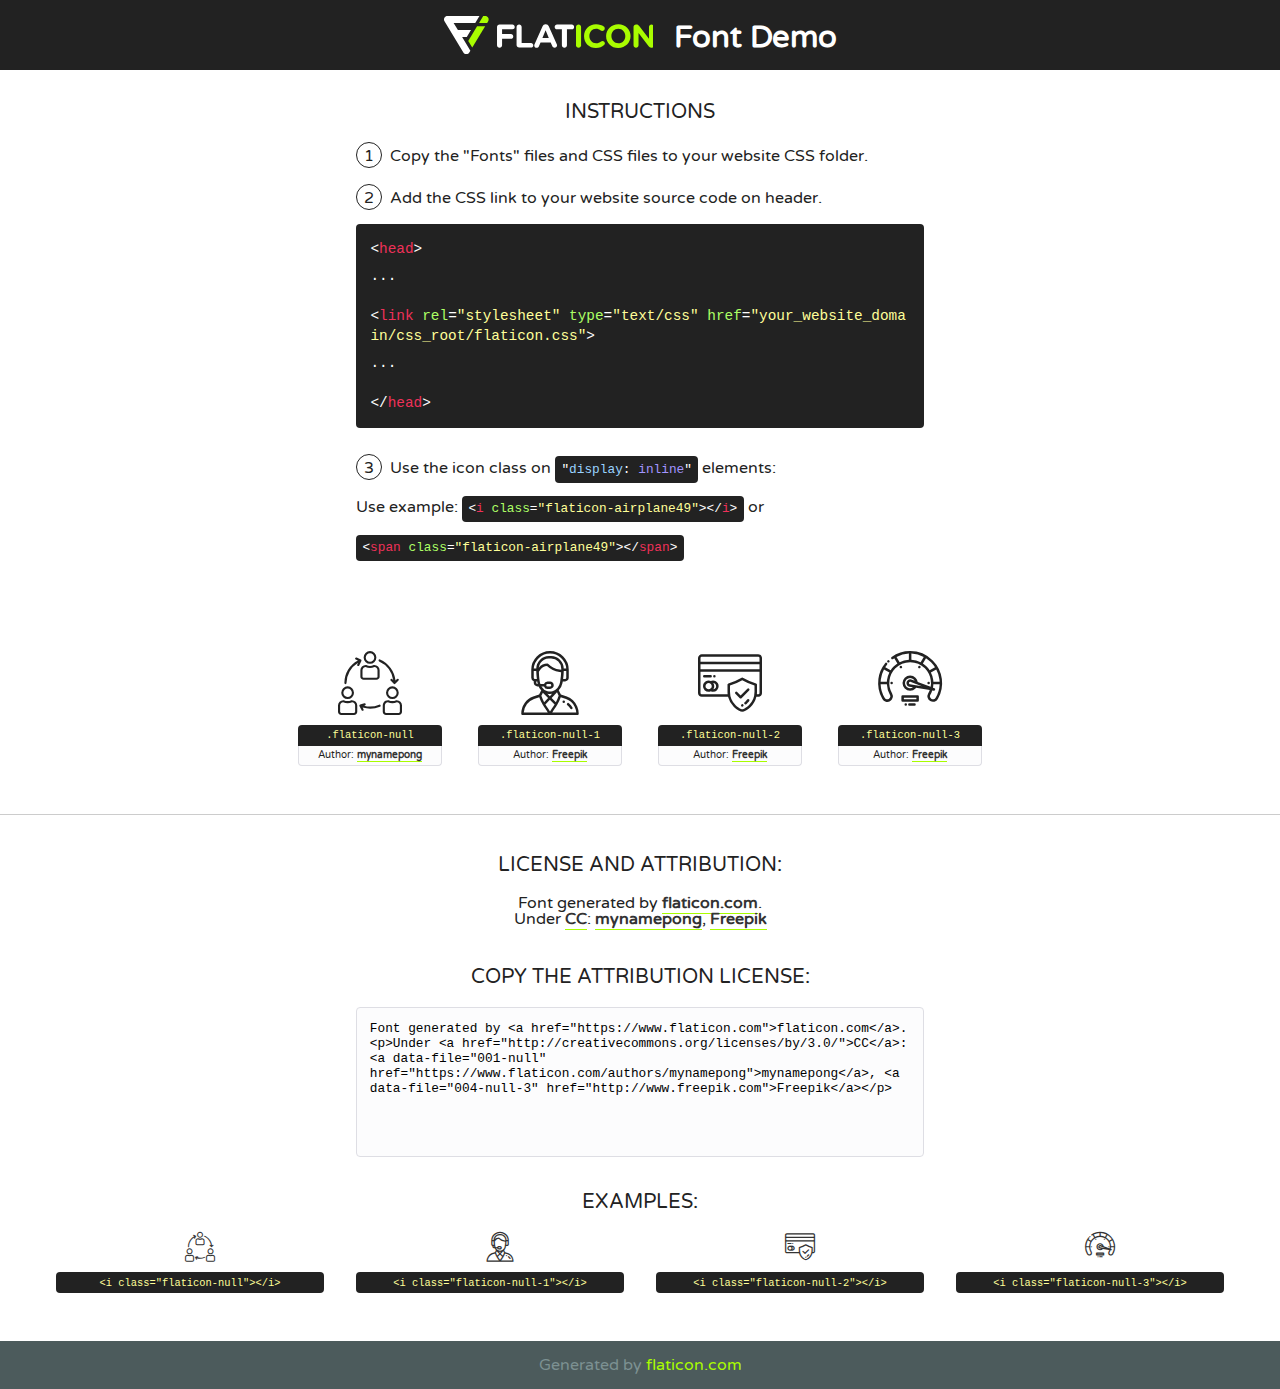
<file: assets/fonts/flaticon.html>
<!DOCTYPE html>
<!--
  Flaticon icon font: Flaticon
  Creation date: 03/06/2020 12:20
-->
<html>
<!DOCTYPE html>
<html>

<head>
    <title>Flaticon WebFont</title>
    <link href="http://fonts.googleapis.com/css?family=Varela+Round" rel="stylesheet" type="text/css" />
    <link rel="stylesheet" type="text/css" href="flaticon.css">
    <meta charset="UTF-8">
    <style>
    html, body, div, span, applet, object, iframe,
    h1, h2, h3, h4, h5, h6, p, blockquote, pre,
    a, abbr, acronym, address, big, cite, code,
    del, dfn, em, img, ins, kbd, q, s, samp,
    small, strike, strong, sub, sup, tt, var,
    b, u, i, center,
    dl, dt, dd, ol, ul, li,
    fieldset, form, label, legend,
    table, caption, tbody, tfoot, thead, tr, th, td,
    article, aside, canvas, details, embed, 
    figure, figcaption, footer, header, hgroup, 
    menu, nav, output, ruby, section, summary,
    time, mark, audio, video {
        margin: 0;
        padding: 0;
        border: 0;
        font-size: 100%;
        font: inherit;
        vertical-align: baseline;
    }
    /* HTML5 display-role reset for older browsers */
    article, aside, details, figcaption, figure, 
    footer, header, hgroup, menu, nav, section {
        display: block;
    }
    body {
        line-height: 1;
    }
    ol, ul {
        list-style: none;
    }
    blockquote, q {
        quotes: none;
    }
    blockquote:before, blockquote:after,
    q:before, q:after {
        content: '';
        content: none;
    }
    table {
        border-collapse: collapse;
        border-spacing: 0;
    }
    body {
        font-family: 'Varela Round', Helvetica, Arial, sans-serif;
        font-size: 16px;
        color: #222;
    }
    a {
        color: #333;
        border-bottom: 1px solid #a9fd00;
        font-weight: bold;
        text-decoration: none;
    }
    * {
        -moz-box-sizing: border-box;
        -webkit-box-sizing: border-box;
        box-sizing: border-box;
        margin: 0;
        padding: 0;
    }
    [class^="flaticon-"]:before, [class*=" flaticon-"]:before, [class^="flaticon-"]:after, [class*=" flaticon-"]:after {
        font-family: Flaticon;
        font-size: 30px;
        font-style: normal;
        margin-left: 20px;
        color: #333;
    }
    .wrapper {
        max-width: 600px;
        margin: auto;
        padding: 0 1em;
    }
    .title {
        font-size: 1.25em;
        text-align: center;
        margin-bottom: 1em;
        text-transform: uppercase;
    }
    header {
        text-align: center;
        background-color: #222;
        color: #fff;
        padding: 1em;
    }
    header .logo {
        width: 210px;
        height: 38px;
        display: inline-block;
        vertical-align: middle;
        margin-right: 1em;
        border: none;
    }
    header strong {
        font-size: 1.95em;
        font-weight: bold;
        vertical-align: middle;
        margin-top: 5px;
        display: inline-block;
    }
    .demo {
        margin: 2em auto;
        line-height: 1.25em;
    }
    .demo ul li {
        margin-bottom: 1em;
    }
    .demo ul li .num {
        color: #222;
        border-radius: 20px;
        display: inline-block;
        width: 26px;
        padding: 3px;
        height: 26px;
        text-align: center;
        margin-right: 0.5em;
        border: 1px solid #222;
    }
    .demo ul li code {
        background-color: #222;
        border-radius: 4px;
        padding: 0.25em 0.5em;
        display: inline-block;
        color: #fff;
        font-family: Consolas,Monaco,Lucida Console,Liberation Mono,DejaVu Sans Mono,Bitstream Vera Sans Mono,Courier New, monospace;
        font-weight: lighter;
        margin-top: 1em;
        font-size: 0.8em;
        word-break: break-all;
    }
    .demo ul li code.big {
        padding: 1em;
        font-size: 0.9em;
    }
    .demo ul li code .red {
        color: #EF3159;
    }
    .demo ul li code .green {
        color: #ACFF65;
    }
    .demo ul li code .yellow {
        color: #FFFF99;
    }
    .demo ul li code .blue {
        color: #99D3FF;
    }
    .demo ul li code .purple {
        color: #A295FF;
    }
    .demo ul li code .dots {
        margin-top: 0.5em;
        display: block;
    }
    #glyphs {
        border-bottom: 1px solid #ccc;
        padding: 2em 0;
        text-align: center;
    }
    .glyph {
        display: inline-block;
        width: 9em;
        margin: 1em;
        text-align: center;
        vertical-align: top;
        background: #FFF;
    }
    .glyph .glyph-icon {
        padding: 10px;
        display: block;
        font-family:"Flaticon";
        font-size: 64px;
        line-height: 1;
    }
    .glyph .glyph-icon:before {
        font-size: 64px;
        color: #222;
        margin-left: 0;
    }
    .class-name {
        font-size: 0.65em;
        background-color: #222;
        color: #fff;
        border-radius: 4px 4px 0 0;
        padding: 0.5em;
        color: #FFFF99;
        font-family: Consolas,Monaco,Lucida Console,Liberation Mono,DejaVu Sans Mono,Bitstream Vera Sans Mono,Courier New, monospace;
    }
    .author-name {
        font-size: 0.6em;
        background-color: #fcfcfd;
        border: 1px solid #DEDEE4;
        border-top: 0;
        border-radius: 0 0 4px 4px;
        padding: 0.5em;
    }
    .class-name:last-child {
        font-size: 10px;
        color:#888;
    }
    .class-name:last-child a {
        font-size: 10px;
        color:#555;
    }
    .class-name:last-child a:hover {
        color:#a9fd00;
    }
    .glyph > input {
        display: block;
        width: 100px;
        margin: 5px auto;
        text-align: center;
        font-size: 12px;
        cursor: text;
    }
    .glyph > input.icon-input {
        font-family:"Flaticon";
        font-size: 16px;
        margin-bottom: 10px;
    }
    .attribution .title {
        margin-top: 2em;
    }
    .attribution textarea {
        background-color: #fcfcfd;
        padding: 1em;
        border: none;
        box-shadow: none;
        border: 1px solid #DEDEE4;
        border-radius: 4px;
        resize: none;
        width: 100%;
        height: 150px;
        font-size: 0.8em;
        font-family: Consolas,Monaco,Lucida Console,Liberation Mono,DejaVu Sans Mono,Bitstream Vera Sans Mono,Courier New, monospace;
        -webkit-appearance: none;
    }
    .iconsuse {
        margin: 2em auto;
        text-align: center;
        max-width: 1200px;
    }
    .iconsuse:after {
        content: '';
        display: table;
        clear: both;
    }
    .iconsuse .image {
        float: left;
        width: 25%;
        padding: 0 1em;
    }
    .iconsuse .image p {
        margin-bottom: 1em;
    }
    .iconsuse .image span {
        display: block;
        font-size: 0.65em;
        background-color: #222;
        color: #fff;
        border-radius: 4px;
        padding: 0.5em;
        color: #FFFF99;
        margin-top: 1em;
        font-family: Consolas,Monaco,Lucida Console,Liberation Mono,DejaVu Sans Mono,Bitstream Vera Sans Mono,Courier New, monospace;
    }
    #footer {
        text-align: center;
        background-color: #4C5B5C;
        color: #7c9192;
        padding: 1em;
    }
    #footer a {
        border: none;
        color: #a9fd00;
        font-weight: normal;
    }
    @media (max-width: 960px) {
        .iconsuse .image {
            width: 50%;
        }
    }
    @media (max-width: 560px) {
        .iconsuse .image {
            width: 100%;
        }
    }
    </style>
</head>

<body class="characters-off">

    <header>
        <a href="https://www.flaticon.com" target="_blank" class="logo">
            <svg version="1.1" xmlns="http://www.w3.org/2000/svg" xmlns:xlink="http://www.w3.org/1999/xlink" xmlns:a="http://ns.adobe.com/AdobeSVGViewerExtensions/3.0/" viewBox="0 0 560.875 102.036" enable-background="new 0 0 560.875 102.036" xml:space="preserve">
                <defs>
                </defs>
                <g>
                    <g class="letters">
                        <path fill="#ffffff" d="M141.596,29.675c0-3.777,2.985-6.767,6.764-6.767h34.438c3.426,0,6.15,2.728,6.15,6.15
                        c0,3.43-2.724,6.149-6.15,6.149h-27.674v13.091h23.719c3.429,0,6.151,2.724,6.151,6.15c0,3.43-2.723,6.149-6.151,6.149h-23.719
                        v17.574c0,3.773-2.986,6.761-6.764,6.761c-3.779,0-6.764-2.989-6.764-6.761V29.675z"></path>
                        <path fill="#ffffff" d="M193.844,29.149c0-3.781,2.985-6.767,6.764-6.767c3.776,0,6.763,2.985,6.763,6.767v42.957h25.039
                        c3.426,0,6.149,2.726,6.149,6.153c0,3.425-2.723,6.15-6.149,6.15h-31.802c-3.779,0-6.764-2.986-6.764-6.768V29.149z"></path>
                        <path fill="#ffffff" d="M241.891,75.71l21.438-48.407c1.492-3.341,4.215-5.357,7.906-5.357h0.792
                        c3.686,0,6.323,2.017,7.815,5.357l21.439,48.407c0.436,0.967,0.701,1.845,0.701,2.723c0,3.602-2.809,6.501-6.414,6.501
                        c-3.161,0-5.269-1.845-6.499-4.655l-4.132-9.661h-27.059l-4.301,10.102c-1.144,2.631-3.426,4.214-6.237,4.214
                        c-3.517,0-6.24-2.81-6.24-6.325C241.1,77.64,241.451,76.677,241.891,75.71z M279.932,58.666l-8.521-20.297l-8.526,20.297H279.932
                        z"></path>
                        <path fill="#ffffff" d="M314.864,35.387H301.86c-3.429,0-6.239-2.813-6.239-6.238c0-3.429,2.811-6.24,6.239-6.24h39.533
                        c3.426,0,6.237,2.811,6.237,6.24c0,3.425-2.811,6.238-6.237,6.238h-13.001v42.785c0,3.773-2.99,6.761-6.764,6.761
                        c-3.779,0-6.764-2.989-6.764-6.761V35.387z"></path>
                        <path fill="#A9FD00" d="M352.615,29.149c0-3.781,2.985-6.767,6.767-6.767c3.774,0,6.761,2.985,6.761,6.767v49.024
                        c0,3.773-2.987,6.761-6.761,6.761c-3.781,0-6.767-2.989-6.767-6.761V29.149z"></path>
                        <path fill="#A9FD00" d="M374.132,53.836v-0.179c0-17.481,13.178-31.801,32.065-31.801c9.22,0,15.459,2.458,20.557,6.238
                        c1.402,1.054,2.637,2.985,2.637,5.357c0,3.692-2.985,6.59-6.681,6.59c-1.845,0-3.071-0.702-4.044-1.319
                        c-3.776-2.813-7.729-4.393-12.562-4.393c-10.364,0-17.831,8.611-17.831,19.154v0.173c0,10.542,7.291,19.329,17.831,19.329
                        c5.715,0,9.492-1.756,13.359-4.834c1.049-0.874,2.458-1.491,4.039-1.491c3.429,0,6.325,2.813,6.325,6.236
                        c0,2.106-1.056,3.78-2.282,4.834c-5.539,4.834-12.036,7.733-21.878,7.733C387.572,85.464,374.132,71.493,374.132,53.836z"></path>
                        <path fill="#A9FD00" d="M433.009,53.836v-0.179c0-17.481,13.79-31.801,32.766-31.801c18.981,0,32.592,14.143,32.592,31.628v0.173
                        c0,17.483-13.785,31.807-32.769,31.807C446.625,85.464,433.009,71.32,433.009,53.836z M484.224,53.836v-0.179
                        c0-10.539-7.725-19.326-18.626-19.326c-10.893,0-18.449,8.611-18.449,19.154v0.173c0,10.542,7.73,19.329,18.626,19.329
                        C476.676,72.986,484.224,64.378,484.224,53.836z"></path>
                        <path fill="#A9FD00" d="M506.233,29.321c0-3.774,2.99-6.763,6.767-6.763h1.401c3.252,0,5.183,1.583,7.029,3.953l26.093,34.265
                        V29.059c0-3.692,2.99-6.677,6.681-6.677c3.683,0,6.671,2.985,6.671,6.677v48.934c0,3.78-2.987,6.765-6.764,6.765h-0.436
                        c-3.257,0-5.188-1.581-7.034-3.953l-27.056-35.492v32.944c0,3.687-2.985,6.676-6.678,6.676c-3.683,0-6.673-2.989-6.673-6.676
                        V29.321z"></path>
                    </g>
                    <g class="insignia">
                        <path fill="#ffffff" d="M48.372,56.137h12.517l11.156-18.537H37.186L25.688,18.539h57.825L94.668,0H9.271
                        C5.925,0,2.842,1.801,1.198,4.716c-1.644,2.907-1.593,6.482,0.134,9.343l50.38,83.501c1.678,2.781,4.689,4.476,7.938,4.476
                        c3.246,0,6.257-1.695,7.935-4.476l2.898-4.804L48.372,56.137z"></path>
                        <g class="i">
                            <path fill="#A9FD00" d="M93.575,18.539h0.031v0.004l21.652,0.004l2.705-4.488c1.727-2.861,1.778-6.436,0.133-9.343
                            C116.454,1.801,113.371,0,110.026,0h-5.294L93.575,18.539z"></path>
                            <polygon fill="#A9FD00" points="88.291,27.356 64.725,66.486 75.519,84.404 109.942,27.356"></polygon>
                        </g>
                    </g>
                </g>
            </svg>
        </a>
        <strong>Font Demo</strong>
    </header>


    <section class="demo wrapper">

        <p class="title">Instructions</p>

        <ul>
            <li>
                <span class="num">1</span>Copy the "Fonts" files and CSS files to your website CSS folder.
            </li>
            <li>
                <span class="num">2</span>Add the CSS link to your website source code on header.
                <code class="big">
                    &lt;<span class="red">head</span>&gt;
                    <br/><span class="dots">...</span>
                    <br/>&lt;<span class="red">link</span> <span class="green">rel</span>=<span class="yellow">"stylesheet"</span> <span class="green">type</span>=<span class="yellow">"text/css"</span> <span class="green">href</span>=<span class="yellow">"your_website_domain/css_root/flaticon.css"</span>&gt;
                    <br/><span class="dots">...</span>
                    <br/>&lt;/<span class="red">head</span>&gt;
                </code>
            </li>

            <li>
                <p>
                    <span class="num">3</span>Use the icon class on <code>"<span class="blue">display</span>:<span class="purple"> inline</span>"</code> elements:
                    <br />
                    Use example: <code>&lt;<span class="red">i</span> <span class="green">class</span>=<span class="yellow">&quot;flaticon-airplane49&quot;</span>&gt;&lt;/<span class="red">i</span>&gt;</code> or <code>&lt;<span class="red">span</span> <span class="green">class</span>=<span class="yellow">&quot;flaticon-airplane49&quot;</span>&gt;&lt;/<span class="red">span</span>&gt;</code>
            </li>
        </ul>

    </section>




   <section id="glyphs">          
    
      
        <div class="glyph"><div class="glyph-icon flaticon-null"></div>
            <div class="class-name">.flaticon-null</div>
            <div class="author-name">Author: <a data-file="001-null" href="https://www.flaticon.com/authors/mynamepong">mynamepong</a> </div> 
        </div>        
        
        <div class="glyph"><div class="glyph-icon flaticon-null-1"></div>
            <div class="class-name">.flaticon-null-1</div>
            <div class="author-name">Author: <a data-file="002-null-1" href="http://www.freepik.com">Freepik</a> </div> 
        </div>        
        
        <div class="glyph"><div class="glyph-icon flaticon-null-2"></div>
            <div class="class-name">.flaticon-null-2</div>
            <div class="author-name">Author: <a data-file="003-null-2" href="http://www.freepik.com">Freepik</a> </div> 
        </div>        
        
        <div class="glyph"><div class="glyph-icon flaticon-null-3"></div>
            <div class="class-name">.flaticon-null-3</div>
            <div class="author-name">Author: <a data-file="004-null-3" href="http://www.freepik.com">Freepik</a> </div> 
        </div>        
        

    </section>



    <section class="attribution wrapper"   style="text-align:center;">

      <div class="title">License and attribution:</div><div class="attrDiv">Font generated by <a href="https://www.flaticon.com">flaticon.com</a>. <div><p>Under <a href="http://creativecommons.org/licenses/by/3.0/">CC</a>: <a data-file="001-null" href="https://www.flaticon.com/authors/mynamepong">mynamepong</a>, <a data-file="004-null-3" href="http://www.freepik.com">Freepik</a></p>  </div>
      </div>
      <div class="title">Copy the Attribution License:</div>

    <textarea onclick="this.focus();this.select();">Font generated by &lt;a href=&quot;https://www.flaticon.com&quot;&gt;flaticon.com&lt;/a&gt;. <p>Under <a href="http://creativecommons.org/licenses/by/3.0/">CC</a>: <a data-file="001-null" href="https://www.flaticon.com/authors/mynamepong">mynamepong</a>, <a data-file="004-null-3" href="http://www.freepik.com">Freepik</a></p>  
     </textarea>

    </section>

    <section class="iconsuse">

          <div class="title">Examples:</div>            
             
            <div class="image">
                <p>
                    <i class="glyph-icon flaticon-null"></i> 
                    <span>&lt;i class=&quot;flaticon-null&quot;&gt;&lt;/i&gt;</span>
                </p>
            </div>
            
            <div class="image">
                <p>
                    <i class="glyph-icon flaticon-null-1"></i> 
                    <span>&lt;i class=&quot;flaticon-null-1&quot;&gt;&lt;/i&gt;</span>
                </p>
            </div>
            
            <div class="image">
                <p>
                    <i class="glyph-icon flaticon-null-2"></i> 
                    <span>&lt;i class=&quot;flaticon-null-2&quot;&gt;&lt;/i&gt;</span>
                </p>
            </div>
            
            <div class="image">
                <p>
                    <i class="glyph-icon flaticon-null-3"></i> 
                    <span>&lt;i class=&quot;flaticon-null-3&quot;&gt;&lt;/i&gt;</span>
                </p>
            </div>
                       
        </div>
                            
    </section>

<div id="footer">
    <div>Generated by <a href="https://www.flaticon.com">flaticon.com</a>
    </div>
</div>



</body>
</html>
</file>
<file: assets/css/flaticon.css>
/*
  	Flaticon icon font: Flaticon
  	Creation date: 03/06/2020 12:20
  	*/

@font-face {
  font-family: "Flaticon";
  src: url("../fonts/Flaticon.eot");
  src: url("../fonts/Flaticon.eot?#iefix") format("embedded-opentype"),
       url("../fonts/Flaticon.woff2") format("woff2"),
       url("../fonts/Flaticon.woff") format("woff"),
       url("../fonts/Flaticon.ttf") format("truetype"),
       url("../fonts/Flaticon.svg#Flaticon") format("svg");
  font-weight: normal;
  font-style: normal;
}

@media screen and (-webkit-min-device-pixel-ratio:0) {
  @font-face {
    font-family: "Flaticon";
    src: url("../fonts/Flaticon.svg#Flaticon") format("svg");
  }
}

[class^="flaticon-"]:before, [class*=" flaticon-"]:before,
[class^="flaticon-"]:after, [class*=" flaticon-"]:after {   
  font-family: Flaticon;
font-style: normal;
}

.flaticon-null:before { content: "\f100"; }
.flaticon-null-1:before { content: "\f101"; }
.flaticon-null-2:before { content: "\f102"; }
.flaticon-null-3:before { content: "\f103"; }
</file>
<file: assets/css/progressbar_barfiller.css>
/* Custom Code skills */
.single-skill{
  display: flex;
}

.single-skill span {
	color: #79838b;
	font-size: 13px;
	font-weight: 300;
	letter-spacing: 0;
	margin-bottom: 14px;
	display: block;
}
.single-skill .bar-progress {
	width: 100%;
}
.single-skill .bar-title {
  width: 20%;
  margin-bottom: 19px;
}

.skills-content {
  padding-top: 200px;
  padding-left: 70px;
}

.skills-shape-bg {
  height: 651px;
  width: 868px;
  position: absolute;
  content: "";
  border: 2px solid #4d4d4d;
  left: 40%;
  top: 255px;
}

.skills-shape-bg::before {
  position: absolute;
  content: "";
  height: 465px;
  width: 300px;
  border: 2px solid #4d4d4d;
  left: -35%;
  top: 50%;
  transform: translateY(-50%);
  border-right: 0;
}



/* Default */
.barfiller {
	width: 100%;
	height: 10px;
	background: #f6f9fc;
  position: relative;
  border-radius: 5px;
}

.barfiller .fill {
  display: block;
  position: relative;
  width: 0px;
  height: 100%;
  background: #333;
  z-index: 1;
  border-radius: 5px;
}

.barfiller .tipWrap { display: none; }

.barfiller .tip {
  margin-top: -28px;
  padding: 2px 4px;
  font-size: 16px;
  color: #09cc7f;
  left: 0px;
  position: absolute;
  z-index: 2;
  background: transparent;
  font-weight: 800;
}

.barfiller .tip:after {
  border: solid;
  border-color: rgba(0,0,0,.8) transparent;
  border-width: 6px 6px 0 6px;
  content: "";
  display: block;
  position: absolute;
  left: 9px;
  top: 100%;
  z-index: 9;
  display: none;
  
}
</file>
<file: assets/css/gijgo.css>
.gj-button {
    background-color: #f5f5f5;
    border: 1px solid #ddd;
    color: #000;
    border-radius: 3px;
    padding: 6px 10px;
    cursor: pointer;
}

.gj-unselectable {
    -webkit-touch-callout: none;
    -webkit-user-select: none;
    -khtml-user-select: none;
    -moz-user-select: none;
    -ms-user-select: none;
    user-select: none;
}

.gj-row {
    display: -webkit-box;
    display: -ms-flexbox;
    display: flex;
    -ms-flex-wrap: wrap;
    flex-wrap: wrap;
}

.gj-margin-left-5 {
    margin-left: 5px;
}

.gj-margin-left-10 {
    margin-left: 10px;
}

.gj-width-full {
    width: 100%;
}

.gj-cursor-pointer {
    cursor: pointer;
}

.gj-text-align-center {
    text-align: center;
}

.gj-font-size-16 {
    font-size: 16px;
}

.gj-hidden {
    display: none;
}

/** Material Design */
.gj-button-md {
    background: 0 0;
    border: none;
    border-radius: 2px;
    color: rgba(0, 0, 0, 0.87);
    position: relative;
    height: 36px;
    margin: 0;
    min-width: 64px;
    padding: 0 16px;
    display: inline-block;
    font-family: "Roboto","Helvetica","Arial",sans-serif;
    font-size: 1rem;
    font-weight: 500;
    text-transform: uppercase;
    letter-spacing: 0;
    overflow: hidden;
    will-change: box-shadow;
    transition: box-shadow .2s cubic-bezier(.4,0,1,1),background-color .2s cubic-bezier(.4,0,.2,1),color .2s cubic-bezier(.4,0,.2,1);
    outline: none;
    cursor: pointer;
    text-decoration: none;
    text-align: center;
    line-height: 36px;
    vertical-align: middle;
    overflow: hidden;
    -webkit-user-select: none;
    -moz-user-select: none;
    -ms-user-select: none;
    user-select: none;
}

.gj-button-md:hover {
    background-color: rgba(158,158,158,.2);
}

.gj-button-md:disabled {
    color: rgba(0,0,0,.26);
    background: 0 0;
}

.gj-button-md .material-icons,
.gj-button-md .gj-icon {
    vertical-align: middle;
    /*font-size: 1.3rem;
    margin-right: 4px;*/
}

.gj-button-md.gj-button-md-icon {
    width: 24px;
    height: 31px;
    min-width: 24px;
    padding: 0px;
    display: table;
}

.gj-button-md.gj-button-md-icon .material-icons,
.gj-button-md.gj-button-md-icon .gj-icon {
    display: table-cell;
    margin-right: 0px;
    width: 24px;
    height: 24px;
}

.gj-button-md.active {
    background-color: rgba(158,158,158,.4);
}

.gj-button-md-group {
    position: relative;
    display: inline-block;
    vertical-align: middle;
}
.gj-textbox-md {
	/* border: none; */
	/* border-bottom: 1px solid rgba(0,0,0,.42); */
	display: block;
	font-family: "Helvetica","Arial",sans-serif;
	font-size: 16px;
	line-height: 16px;
	/* padding: 4px 0px; */
	margin: 0;
	/* width: 100%; */
	background: 0 0;
	/* text-align: ; */
	color: rgba(0,0,0,.87);
	padding-left: 44px;
	border: 1px solid #dca73a;
	/* padding: 15px 15px; */
	/* text-align: center; */
	width: 177px;
	height: 55px;
	border-radius: 5px;
}
.gj-textbox-md:focus,
.gj-textbox-md:active {
    /* border-bottom: 2px solid rgba(0,0,0,.42); */
    outline: none;
}

.gj-textbox-md::placeholder {
    color: #8e8e8e;
}

.gj-textbox-md:-ms-input-placeholder {
    color: #8e8e8e;
}

.gj-textbox-md::-ms-input-placeholder {
    color: #8e8e8e;
}

.gj-md-spacer-24 {
    min-width: 24px;
    width: 24px;
    display: inline-block;
}

.gj-md-spacer-32 {
    min-width: 32px;
    width: 32px;
    display: inline-block;
}

.gj-modal {
    position: fixed;
    top: 0;
    right: 0;
    bottom: 0;
    left: 0;
    z-index: 1203;
    display: none;
    overflow: hidden;
    -webkit-overflow-scrolling: touch;
    outline: 0;
    background-color: rgba(0, 0, 0, 0.54118);
    transition: 200ms ease opacity;
    will-change: opacity;
}

/* List */
ul.gj-list li [data-role="wrapper"] {
    display: table;
    width: 100%;
}

ul.gj-list li [data-role="checkbox"] {
    display: table-cell;
    vertical-align:middle;
    text-align:center;
}

ul.gj-list li [data-role="image"] {
    display: table-cell;
    vertical-align:middle;
    text-align:center;
}

ul.gj-list li [data-role="display"] {
    display: table-cell;
    vertical-align:middle;
    cursor: pointer;
}

ul.gj-list li [data-role="display"]:empty:before {
  content: "\200b"; /* unicode zero width space character */
}

/* List - Bootstrap */
ul.gj-list-bootstrap {
    padding-left: 0px;
    margin-bottom: 0px;
}

ul.gj-list-bootstrap li {
    padding: 0px;
}

ul.gj-list-bootstrap li [data-role="wrapper"] {
    padding: 0px 10px;
}

ul.gj-list-bootstrap li [data-role="checkbox"] {
    width: 24px;
    padding: 3px;
}

ul.gj-list-bootstrap li [data-role="image"] {
    width: 24px;
    height: 24px;
}

ul.gj-list-bootstrap li [data-role="display"] {
    padding: 8px 0px 8px 4px;
}

.list-group-item.active ul li, .list-group-item.active:focus ul li, .list-group-item.active:hover ul li {
    text-shadow: none;
    color:initial;
}

/* List - Material Design */
ul.gj-list-md {
    padding: 0px;
    list-style: none;
    list-style-type: none;
    line-height: 24px;
    letter-spacing: 0;
    color: #616161; /* Gray 700 */
}

ul.gj-list-md li {
    display: list-item;
    list-style-type: none;
    padding: 0px;
    min-height: unset;
    box-sizing: border-box;
    align-items: center;
    cursor: default;
    overflow: hidden;

    font-family: "Roboto","Helvetica","Arial",sans-serif;
    font-size: 16px;
    font-weight: 400;
    letter-spacing: .04em;
    line-height: 1;
    
    -webkit-flex-direction: row;
    -ms-flex-direction: row;
    flex-direction: row;
    -webkit-flex-wrap: nowrap;
    -ms-flex-wrap: nowrap;
    flex-wrap: nowrap;
}

ul.gj-list-md li [data-role="checkbox"] {
    height: 24px;
    width: 24px;
}

ul.gj-list-md li [data-role="image"] {
    height: 24px;
    width: 24px;
}

ul.gj-list-md li [data-role="display"] {
    padding: 8px 0px 8px 5px;
    order: 0;
    flex-grow: 2;
    text-decoration: none;
    box-sizing: border-box;
    align-items: center;
    text-align: left;
    color: rgba(0,0,0,.87);
}

ul.gj-list-md li.disabled>[data-role="wrapper"]>[data-role="display"] {
    color: #9E9E9E; /* Gray 500 */
}

.gj-list-md-active {
    background: #e0e0e0;
    color: #3f51b5;
}


/* Picker */
.gj-picker {
    position: absolute;
    z-index: 1203;
    background-color: #fff;
}

.gj-picker .selected {
    color: #fff;
}

/* Material Design */
.gj-picker-md {
    font-family: "Roboto","Helvetica","Arial",sans-serif;
    font-size: 16px;
    font-weight: 400;
    letter-spacing: .04em;
    line-height: 1;
    color: rgba(0,0,0,.87);
    border: 1px solid #E0E0E0;
}

.gj-modal .gj-picker-md {
    border: 0px;
}

.gj-picker-md [role="header"] {
    color: rgba(255, 255, 255, 0.54);
    display: flex;
    background: #2196f3;
    align-items: baseline;
    user-select: none;
    justify-content: center;
}

.gj-picker-md [role="footer"] {
    float: right;
    padding: 10px;
}

.gj-picker-md [role="footer"] button.gj-button-md {
    color: #2196f3;
    font-weight: bold;
    font-size: 13px;
}

/* Bootstrap */
.gj-picker-bootstrap {
    border-radius: 4px;
    border: 1px solid #E0E0E0;
}

.gj-picker-bootstrap .selected {
    color: #888;
}

.gj-picker-bootstrap [role="header"] {
    background: #eee;
    color: #AAA;
}
@font-face {
    font-family: 'gijgo-material';
    src: url('../fonts/gijgo-material.eot?235541');
    src: url('../fonts/gijgo-material.eot?235541#iefix') format('embedded-opentype'), url('../fonts/gijgo-material.ttf?235541') format('truetype'), url('../fonts/gijgo-material.woff?235541') format('woff'), url('../fonts/gijgo-material.svg?235541#gijgo-material') format('svg');
    font-weight: normal;
    font-style: normal;
}

.gj-icon {
    /* use !important to prevent issues with browser extensions that change fonts */
    font-family: 'gijgo-material' !important;
    font-size: 24px;
    speak: none;
    font-style: normal;
    font-weight: normal;
    font-variant: normal;
    text-transform: none;
    line-height: 1;
    /* Enable Ligatures ================ */
    letter-spacing: 0;
    -webkit-font-feature-settings: "liga";
    -moz-font-feature-settings: "liga=1";
    -moz-font-feature-settings: "liga";
    -ms-font-feature-settings: "liga" 1;
    font-feature-settings: "liga";
    -webkit-font-variant-ligatures: discretionary-ligatures;
    font-variant-ligatures: discretionary-ligatures;
    /* Better Font Rendering =========== */
    -webkit-font-smoothing: antialiased;
    -moz-osx-font-smoothing: grayscale;
}

.gj-icon.undo:before {
    content: "\e900";
}

.gj-icon.vertical-align-top:before {
    content: "\e901";
}

.gj-icon.vertical-align-center:before {
    content: "\e902";
}

.gj-icon.vertical-align-bottom:before {
    content: "\e903";
}

.gj-icon.arrow-dropup:before {
    content: "\e904";
}

.gj-icon.clock:before {
    content: "\e905";
}

.gj-icon.refresh:before {
    content: "\e906";
}

.gj-icon.last-page:before {
    content: "\e907";
}

.gj-icon.first-page:before {
    content: "\e908";
}

.gj-icon.cancel:before {
    content: "\e909";
}

.gj-icon.clear:before {
    content: "\e90a";
}

.gj-icon.check-circle:before {
    content: "\e90b";
}

.gj-icon.delete:before {
    content: "\e90c";
}

.gj-icon.arrow-upward:before {
    content: "\e90d";
}

.gj-icon.arrow-forward:before {
    content: "\e90e";
}

.gj-icon.arrow-downward:before {
    content: "\e90f";
}

.gj-icon.arrow-back:before {
    content: "\e910";
}

.gj-icon.list-numbered:before {
    content: "\e911";
}

.gj-icon.list-bulleted:before {
    content: "\e912";
}

.gj-icon.indent-increase:before {
    content: "\e913";
}

.gj-icon.indent-decrease:before {
    content: "\e914";
}

.gj-icon.redo:before {
    content: "\e915";
}

.gj-icon.align-right:before {
    content: "\e916";
}

.gj-icon.align-left:before {
    content: "\e917";
}

.gj-icon.align-justify:before {
    content: "\e918";
}

.gj-icon.align-center:before {
    content: "\e919";
}

.gj-icon.strikethrough:before {
    content: "\e91a";
}

.gj-icon.italic:before {
    content: "\e91b";
}

.gj-icon.underlined:before {
    content: "\e91c";
}

.gj-icon.bold:before {
    content: "\e91d";
}

.gj-icon.arrow-dropdown:before {
    content: "\e91e";
}

.gj-icon.done:before {
    content: "\e91f";
}

.gj-icon.pencil:before {
    content: "\e920";
}

.gj-icon.minus:before {
    content: "\e921";
}

.gj-icon.plus:before {
    content: "\e922";
}

.gj-icon.chevron-up:before {
    content: "\e923";
}

.gj-icon.chevron-right:before {
    content: "\e924";
}

.gj-icon.chevron-down:before {
    content: "\e925";
}

.gj-icon.chevron-left:before {
    content: "\e926";
}

.gj-icon.event:before {
    content: "\e927";
}
.gj-draggable {
    cursor: move;
}
.gj-resizable-handle {
    position: absolute;
    font-size: 0.1px;
    display: block;
    -ms-touch-action: none;
    touch-action: none;
    z-index: 1203;
}

.gj-resizable-n {
    cursor: n-resize;
    height: 7px;
    width: 100%;
    top: -5px;
    left: 0;
}
.gj-resizable-e {
    cursor: e-resize;
    width: 7px;
    right: -5px;
    top: 0;
    height: 100%;
}
.gj-resizable-s {
    cursor: s-resize;
    height: 7px;
    width: 100%;
    bottom: -5px;
    left: 0;
}
.gj-resizable-w {
	cursor: w-resize;
	width: 7px;
	left: -5px;
	top: 0;
	height: 100%;
}
.gj-resizable-se {
	cursor: se-resize;
	width: 12px;
	height: 12px;
	right: 1px;
	bottom: 1px;
}
.gj-resizable-sw {
	cursor: sw-resize;
	width: 9px;
	height: 9px;
	left: -5px;
	bottom: -5px;
}
.gj-resizable-nw {
	cursor: nw-resize;
	width: 9px;
	height: 9px;
	left: -5px;
	top: -5px;
}
.gj-resizable-ne {
	cursor: ne-resize;
	width: 9px;
	height: 9px;
	right: -5px;
	top: -5px;
}

.gj-dialog-footer {
    position: absolute;
    bottom: 0px;
    width: 100%;
    margin-top: 0px;
}

.gj-dialog-scrollable [data-role="body"] {
    overflow-x: hidden;
    overflow-y: scroll;
}

/** Bootstrap 3 **/
.gj-dialog-bootstrap {
    overflow: hidden;
    z-index: 1202;
}

.gj-dialog-bootstrap [data-role="title"] {
    display: inline;
}
.gj-dialog-bootstrap [data-role="close"] {
    line-height: 1.42857143;
}

/** Bootstrap 4 **/
.gj-dialog-bootstrap4 {
    overflow: hidden;
    z-index: 1202;
}

.gj-dialog-bootstrap4 [data-role="title"] {
    display: inline;
}
.gj-dialog-bootstrap4 [data-role="close"] {
    line-height: 1.5;
}

/** Material Design **/
.gj-dialog-md {
    background-color: #FFF;
    overflow: hidden;
    border: none;
    box-shadow: 0 11px 15px -7px rgba(0,0,0,.2), 0 24px 38px 3px rgba(0,0,0,.14), 0 9px 46px 8px rgba(0,0,0,.12);
    box-sizing: border-box;
    position: relative;
    display: -webkit-box;
    display: -webkit-flex;
    display: -ms-flexbox;
    display: flex;
    -webkit-box-orient: vertical;
    -webkit-box-direction: normal;
    -webkit-flex-direction: column;
    -ms-flex-direction: column;
    flex-direction: column;
    -webkit-background-clip: padding-box;
    background-clip: padding-box;
    outline: 0;
    z-index: 1202;
}

.gj-dialog-md-header {
    padding: 24px 24px 0px 24px;
    font-family: "Roboto","Helvetica","Arial",sans-serif;
}

.gj-dialog-md-title {
    margin: 0;
    font-weight: 400;
    display: inline;
    line-height: 28px;
    font-size: 20px;
}

.gj-dialog-md-close {
    -webkit-appearance: none;
    padding: 0;
    cursor: pointer;
    background: 0 0;
    border: 0;
    float: right;
    line-height: 28px;
    font-size: 28px;
}

.gj-dialog-md-body {
    padding: 20px 24px 24px 24px;
    color: rgba(0,0,0,.54);
    font-family: "Helvetica","Arial",sans-serif;
    font-size: 14px;
    font-weight: 400;
    line-height: 20px;
}

.gj-dialog-md-footer {
    padding: 8px 8px 8px 24px;
    display: -webkit-flex;
    display: -ms-flexbox;
    display: flex;
    -webkit-flex-direction: row-reverse;
    -ms-flex-direction: row-reverse;
    flex-direction: row-reverse;
    -webkit-flex-wrap: wrap;
    -ms-flex-wrap: wrap;
    flex-wrap: wrap;

    box-sizing: border-box;
}

.gj-dialog-md-footer>*:first-child {
    margin-right: 0;
}

.gj-dialog-md-footer>* {
    margin-right: 8px;
    height: 36px;
}
DIV.gj-grid-wrapper {
    margin: auto;
    position: relative;
    clear:both;
    z-index: 1;
}

TABLE.gj-grid {
    margin: auto;    
    border-collapse: collapse;
    width: 100%;
    table-layout: fixed;
}

TABLE.gj-grid THEAD TH [data-role="selectAll"] {
    margin: auto;
}

TABLE.gj-grid THEAD TH [data-role="title"] {
    display: inline-block;
}

TABLE.gj-grid THEAD TH [data-role="sorticon"] {
    display: inline-block;
}

TABLE.gj-grid THEAD TH {
    overflow: hidden;
    text-overflow: ellipsis;
}

TABLE.gj-grid.autogrow-header-row THEAD TH {
    overflow: auto;
    text-overflow: initial;
    white-space: pre-wrap;
    -ms-word-break: break-word;
    word-break: break-word;
}

TABLE.gj-grid > tbody > tr > td {
    overflow: hidden;
    position: relative;
}

table.gj-grid tbody div[data-role="display"] {
    vertical-align: middle;
    text-indent: 0;
    white-space: pre-wrap;
    -ms-word-break: break-word;
    word-break: break-word;
}

table.gj-grid.fixed-body-rows tbody div[data-role="display"] {
    overflow: hidden;
    text-overflow: ellipsis;
    white-space: nowrap;
    -ms-word-break: initial;
    word-break: initial;
}

table.gj-grid tfoot DIV[data-role="display"] {
    vertical-align: middle;
    text-indent: 0;
    display: flex;
}

TABLE.gj-grid .fa {
    padding: 2px;
}

TABLE.gj-grid > tbody > tr > td > div {
    padding: 2px;
    overflow: hidden;
}

DIV.gj-grid-wrapper DIV.gj-grid-loading-cover
{
    background: #BBBBBB;
    opacity: 0.5;
    position: absolute;
    vertical-align: middle;
}

DIV.gj-grid-wrapper DIV.gj-grid-loading-text
{
    position: absolute;
    font-weight: bold;
}

/* Bootstrap Theme */
table.gj-grid-bootstrap thead th {
    background-color: #f5f5f5;
    vertical-align:middle;
}

table.gj-grid-bootstrap thead th [data-role="sorticon"] {
    margin-left: 5px;
}

table.gj-grid-bootstrap thead th [data-role="sorticon"] i.gj-icon,
table.gj-grid-bootstrap thead th [data-role="sorticon"] i.material-icons {
    position: absolute;
    font-size: 20px;
    top: 15px;
}

table.gj-grid-bootstrap tbody tr td div[data-role="display"] {
    padding: 0px;
}

.gj-grid-bootstrap-4 .gj-checkbox-bootstrap {
    display: inline-block;
    padding-top: 2px;
}

.gj-grid-bootstrap-4 tbody tr.active {
    background-color: rgba(0,0,0,.075);
}

/* Material Design Theme */
.gj-grid-md {
    position: relative;
    border: 1px solid #e0e0e0;
    border-collapse: collapse;
    white-space: nowrap;
    font-size: 13px;
    font-family: "Roboto","Helvetica","Arial",sans-serif;
    background-color: #fff;
}

.gj-grid-md td:first-of-type, .gj-grid-md th:first-of-type {
    padding-left: 24px;
}

.gj-grid-md th {
    position: relative;
    vertical-align: bottom;
    font-weight: 700;
    line-height: 31px;
    letter-spacing: 0;
    height: 56px;
    font-size: 12px;
    color: rgba(0,0,0,.54);
    padding-bottom: 8px;
    box-sizing: border-box;
    padding: 12px 18px;
    text-align: right;
}

.gj-grid-md td {
    position: relative;
    height: 48px;
    border-top: 1px solid #e0e0e0;
    border-bottom: 1px solid #e0e0e0;
    padding: 12px 18px;
    box-sizing: border-box;
    text-align: left;
    color: rgba(0,0,0,.87);
}

.gj-grid-md tbody tr {
    position: relative;
    height: 48px;
    transition-duration: .28s;
    transition-timing-function: cubic-bezier(.4,0,.2,1);
    transition-property: background-color;
}

.gj-grid-md tbody tr:hover {
    background-color: #EEEEEE; /* Gray 200 */
}

.gj-grid-md tbody tr.gj-grid-md-select {
    background-color: #F5F5F5; /* Grey 100 */
}


table.gj-grid-md thead th [data-role="sorticon"] {
    margin-left: 5px;
}

table.gj-grid-md thead th [data-role="sorticon"] i.gj-icon,
table.gj-grid-md thead th [data-role="sorticon"] i.material-icons {
    position: absolute;
    font-size: 16px;
    top: 19px;
}

table.gj-grid-md thead th.gj-grid-select-all {
    padding-bottom: 3px;
}
/* Hide all prioritized columns by default */
@media only all {
	th.display-1120,
	td.display-1120,
	th.display-960,
	td.display-960,
	th.display-800,
	td.display-800,
	th.display-640,
	td.display-640,
	th.display-480,
	td.display-480,
	th.display-320,
	td.display-320 {
		display: none;
	}
}

/* Show at 320px (20em x 16px) */
@media screen and (min-width: 20em) {
	TABLE.gj-grid-bootstrap th.display-320,
	TABLE.gj-grid-bootstrap td.display-320 {
		display: table-cell;
	}
}
/* Show at 480px (30em x 16px) */
@media screen and (min-width: 30em) {
	TABLE.gj-grid-bootstrap th.display-480,
	TABLE.gj-grid-bootstrap td.display-480 {
		display: table-cell;
	}
}
/* Show at 640px (40em x 16px) */
@media screen and (min-width: 40em) {
	TABLE.gj-grid-bootstrap th.display-640,
	TABLE.gj-grid-bootstrap td.display-640 {
		display: table-cell;
	}
}
/* Show at 800px (50em x 16px) */
@media screen and (min-width: 50em) {
	TABLE.gj-grid-bootstrap th.display-800,
	TABLE.gj-grid-bootstrap td.display-800 {
		display: table-cell;
	}
}
/* Show at 960px (60em x 16px) */
@media screen and (min-width: 60em) {
	TABLE.gj-grid-bootstrap th.display-960,
	TABLE.gj-grid-bootstrap td.display-960 {
		display: table-cell;
	}
}
/* Show at 1,120px (70em x 16px) */
@media screen and (min-width: 70em) {
	TABLE.gj-grid-bootstrap th.display-1120,
	TABLE.gj-grid-bootstrap td.display-1120 {
		display: table-cell;
	}
}

/* Material Design Theme */
.gj-grid-md tfoot tr th {
    padding-right: 14px;
}

.gj-grid-md tfoot tr[data-role="pager"] .gj-grid-mdl-pager-label {
    padding-left: 5px;
    padding-right: 5px;
}

.gj-grid-md tfoot tr[data-role="pager"] .gj-dropdown-md {
    margin-left: 12px;
}

.gj-grid-md tfoot tr[data-role="pager"] .gj-dropdown-md [role="presenter"] {
    font-size: 12px;
    font-weight: bold;
    color: rgba(0,0,0,.54);
}

.gj-grid-md tfoot tr[data-role="pager"] .gj-dropdown-md [role="presenter"] [role="display"] {
    text-align: right;
}

.gj-grid-md tfoot tr[data-role="pager"] .gj-grid-md-limit-select {
    margin-left: 10px;
    font-size: 12px;
    font-weight: bold;
    color: rgba(0,0,0,.54);
}

/* Bootstrap */
.gj-grid-bootstrap tfoot tr[data-role="pager"] th {
    line-height: 30px;
    background-color: #f5f5f5;
}

.gj-grid-bootstrap tfoot tr[data-role="pager"] th > div > div {
    margin-right: 5px;
}

.gj-grid-bootstrap tfoot tr[data-role="pager"] th > div > button {
    margin-right: 5px;
}

.gj-grid-bootstrap-4 tfoot tr[data-role="pager"] th > div button {
    height: 34px;
}

.gj-grid-bootstrap-4 tfoot tr[data-role="pager"] th div .gj-dropdown-bootstrap-4 .gj-dropdown-expander-mi .gj-icon {
    top: 5px;
}

.gj-grid-bootstrap-3 tfoot tr[data-role="pager"] th > div > input {
    margin-right: 5px;
    width: 40px;
    text-align: right;
    display: inline-block;
    font-weight: bold;
}

.gj-grid-bootstrap-4 tfoot tr[data-role="pager"] th > div > div.input-group {
    width: 40px;
}

.gj-grid-bootstrap-4 tfoot tr[data-role="pager"] th > div > div.input-group input {
    text-align: right;
    font-weight: bold;
    height: 34px;
    padding-top: 2px;
    padding-bottom: 6px;
}

.gj-grid-bootstrap tfoot tr[data-role="pager"] th > div > select {
    display: inline-block;
    margin-right: 5px;
    width: 60px;
}

.gj-grid-bootstrap tfoot tr[data-role="pager"] th .gj-dropdown-bootstrap .gj-list-bootstrap [data-role="display"] {
    line-height: 14px;
}

.gj-grid-bootstrap tfoot tr[data-role="pager"] th .gj-dropdown-bootstrap [role="presenter"] [role="display"] {
    font-weight: bold;
}

.gj-grid-bootstrap tfoot tr[data-role="pager"] th .gj-dropdown-bootstrap-3 [role="presenter"] {
    padding: 2px 8px;
}

.gj-grid-bootstrap tfoot tr[data-role="pager"] th .gj-dropdown-bootstrap-4 [role="presenter"] {
    padding: 1px 8px;
}
.gj-grid thead tr th div.gj-grid-column-resizer-wrapper {
    position: relative;
    width: 100%;
    height: 0px; 
    top: 0px; 
    left: 0px; 
    padding: 0px;
}

span.gj-grid-column-resizer {
    position: absolute;
    right: 0px;
    width: 10px;
    top: -100px;
    height: 300px;
    z-index: 1203;
    cursor: e-resize;
}

.gj-grid-resize-cursor {
    cursor: e-resize;
}
.gj-grid-md tbody tr.gj-grid-top-border td {
  border-top: 2px solid #777;
}
.gj-grid-md tbody tr.gj-grid-bottom-border td {
  border-bottom: 2px solid #777;
}

.gj-grid-bootstrap tbody tr.gj-grid-top-border td {
  border-top: 2px solid #777;
}
.gj-grid-bootstrap tbody tr.gj-grid-bottom-border td {
  border-bottom: 2px solid #777;
}
.gj-grid-md thead tr th.gj-grid-left-border,
.gj-grid-md tbody tr td.gj-grid-left-border
{
    border-left: 3px solid #777;
}
.gj-grid-md thead tr th.gj-grid-right-border,
.gj-grid-md tbody tr td.gj-grid-right-border
{
    border-right: 3px solid #777;
}

.gj-grid-bootstrap thead tr th.gj-grid-left-border,
.gj-grid-bootstrap tbody tr td.gj-grid-left-border
{
    border-left: 5px solid #ddd;
}
.gj-grid-bootstrap thead tr th.gj-grid-right-border,
.gj-grid-bootstrap tbody tr td.gj-grid-right-border
{
    border-right: 5px solid #ddd;
}
.gj-dirty {
    position: absolute;
    top: 0px;
    left: 0px;
    border-style: solid;
    border-width: 3px;
    border-color: #f00 transparent transparent #f00;
    padding: 0;
    overflow: hidden;
    vertical-align: top;
}

/* Material Design */
.gj-grid-md tbody tr td.gj-grid-management-column {
    padding: 3px;
}

.gj-grid-md tbody tr td[data-mode="edit"] {
    padding: 0px 18px;
}

.gj-grid-md tbody .gj-dropdown-md [role="presenter"] [role="display"] {
    padding: 0px;
}

/* Bootstrap */
.gj-grid-bootstrap tbody tr td[data-mode="edit"] {
    padding: 0px;
}

.gj-grid-bootstrap tbody tr td[data-mode="edit"] [data-role="edit"] {
    padding: 0px;
}

/* Bootstrap 3 */
.gj-grid-bootstrap-3 tbody tr td.gj-grid-management-column {
    padding: 3px;
}

.gj-grid-bootstrap-3 tbody tr td[data-mode="edit"] {
    height: 38px;
}

.gj-grid-bootstrap-3 tbody tr td[data-mode="edit"] [data-role="edit"] input[type="text"] {
    height: 37px;
    padding: 8px;
}

.gj-grid-bootstrap-3 tbody tr td[data-mode="edit"] .gj-dropdown-bootstrap [role="presenter"] {
    border: 0px;
    border-radius: 0px;
    height: 37px;
    padding-left: 8px;
}

.gj-grid-bootstrap-3 tbody tr td[data-mode="edit"] .gj-datepicker-bootstrap {
    height: 37px;
}

.gj-grid-bootstrap-3 tbody tr td[data-mode="edit"] .gj-datepicker-bootstrap [role="input"] {
    height: 37px;
    border:0px;
    border-radius: 0px;
}

.gj-grid-bootstrap-3 tbody tr td[data-mode="edit"] .gj-datepicker-bootstrap [role="right-icon"] {
    border:0px;
    border-radius: 0px;
}

.gj-grid-bootstrap-3 tbody tr td[data-mode="edit"] .gj-checkbox-bootstrap {
    display: inline-block;
    padding-top: 10px;
    height: 32px;
}

/* Bootstrap 4 */
.gj-grid-bootstrap-4 tbody tr td.gj-grid-management-column {
    padding: 6px;
}

.gj-grid-bootstrap-4 tbody tr td[data-mode="edit"] [data-role="edit"] input[type="text"] {
    height: 48px;
    padding-left: 12px;
}

.gj-grid-bootstrap-4 tbody tr td[data-mode="edit"] .gj-dropdown-bootstrap [role="presenter"] {
    border: 0px;
    border-radius: 0px;
    height: 48px;
    padding-left: 12px;
    font-family: -apple-system,system-ui,BlinkMacSystemFont,"Segoe UI",Roboto,"Helvetica Neue",Arial,sans-serif;
}

.gj-grid-bootstrap-4 tbody tr td[data-mode="edit"] .gj-dropdown-bootstrap-4 [role="expander"].gj-dropdown-expander-mi .gj-icon,
.gj-grid-bootstrap-4 tbody tr td[data-mode="edit"] .gj-dropdown-bootstrap-4 [role="expander"].gj-dropdown-expander-mi .material-icons {
    top: 13px;
}

.gj-grid-bootstrap-4 tbody tr td[data-mode="edit"] .gj-datepicker-bootstrap {
    height: 48px;
}

.gj-grid-bootstrap-4 tbody tr td[data-mode="edit"] .gj-datepicker-bootstrap [role="input"] {
    height: 48px;
    border:0px;
    border-radius: 0px;
}

.gj-grid-bootstrap-4 tbody tr td[data-mode="edit"] .gj-datepicker-bootstrap [role="right-icon"] {
    background-color: #fff;
}

.gj-grid-bootstrap-4 tbody tr td[data-mode="edit"] .gj-datepicker-bootstrap [role="right-icon"] button {
    border: 0px;
    border-radius: 0px;
    width: 43px;
    position: relative;
}

.gj-grid-bootstrap-4 tbody tr td[data-mode="edit"] .gj-datepicker-bootstrap [role="right-icon"] .gj-icon,
.gj-grid-bootstrap-4 tbody tr td[data-mode="edit"] .gj-datepicker-bootstrap [role="right-icon"] .material-icons {
    top: 13px;
    left: 10px;
    font-size: 24px;
}

.gj-grid-bootstrap-4 tbody tr td[data-mode="edit"] .gj-checkbox-bootstrap {
    display: inline-block;
    padding-top: 15px;
    height: 42px;
}
.gj-grid-md thead tr[data-role="filter"] th {
    border-top: 1px solid #e0e0e0;
}

div.gj-grid-wrapper div.gj-grid-bootstrap-toolbar {
    background-color: #f5f5f5;
    padding: 8px;
    font-weight: bold;
    border: 1px solid #ddd;
}

div.gj-grid-wrapper div.gj-grid-bootstrap-4-toolbar {
    background-color: #f5f5f5;
    padding: 12px;
    font-weight: bold;
    border: 1px solid #ddd;
}

div.gj-grid-wrapper div.gj-grid-md-toolbar {
    font-weight: bold;
    font-size: 24px;
    font-family: "Helvetica","Arial",sans-serif;
    background-color: rgb(255, 255, 255);
    
    border-top: 1px solid #e0e0e0;
    border-left: 1px solid #e0e0e0;
    border-right: 1px solid #e0e0e0;
    border-bottom: 0px;
    border-collapse: collapse;

    padding: 0 18px 0px 18px;
    line-height: 56px;
}
table.gj-grid-scrollable tbody {
    overflow-y: auto;
    overflow-x: hidden;
    display: block;
}

/* Material Design */
table.gj-grid-md.gj-grid-scrollable {
    border-bottom: 0px;
}

table.gj-grid-md.gj-grid-scrollable tbody {
    border-right: 1px solid #e0e0e0;
    border-bottom: 1px solid #e0e0e0;
}

table.gj-grid-md.gj-grid-scrollable tfoot {
    border-bottom: 1px solid #e0e0e0;
}

/* Bootstrap 3 */
table.gj-grid-bootstrap.gj-grid-scrollable {
    border-bottom: 0px;
}

table.gj-grid-bootstrap.gj-grid-scrollable tbody {
    border-right: 1px solid #ddd;
    border-bottom: 1px solid #ddd;
}

table.gj-grid-bootstrap.gj-grid-scrollable tbody tr[data-role="row"]:first-child td {
    border-top: 0px;
}

table.gj-grid-bootstrap.gj-grid-scrollable tbody tr[data-role="row"] td:first-child {
    border-left: 0px;
}

table.gj-grid-bootstrap.gj-grid-scrollable tbody tr[data-role="row"] td:last-child {
    border-right: 0px;
}

table.gj-grid-bootstrap.gj-grid-scrollable tfoot {
    border-bottom: 1px solid #ddd;
}

ul.gj-list li [data-role="spacer"] {
    display: table-cell;
}

ul.gj-list li [data-role="expander"] {
    display: table-cell;
    vertical-align:middle;
    text-align:center;
    cursor: pointer;
}

[data-type="tree"] ul li [data-role="expander"].gj-tree-material-icons-expander {
    width: 24px;
}

[data-type="tree"] ul li [data-role="expander"].gj-tree-font-awesome-expander {
    width: 24px;
}

[data-type="tree"] ul li [data-role="expander"].gj-tree-glyphicons-expander {
    width: 24px;
}

[data-type="tree"] ul li [data-role="expander"].gj-tree-glyphicons-expander .glyphicon {
    top: 4px;
    height: 24px;
}

/* Bootstrap Theme */
.gj-tree-bootstrap-3 ul.gj-list-bootstrap li {
    border: 0px;
    border-radius: 0px;
    color: #333;
}

.gj-tree-bootstrap-3 ul.gj-list-bootstrap li.active {
    color: #fff;
}

.gj-tree-bootstrap-3 ul.gj-list-bootstrap li.disabled {
    color: #777;
    background-color: #eee;
}

.gj-tree-bootstrap-4 ul.gj-list-bootstrap li {
    border: 0px;
    border-radius: 0px;
    color: #212529;
}

.gj-tree-bootstrap-4 ul.gj-list-bootstrap li.active {
    color: #fff;
}

.gj-tree-bootstrap-4 ul.gj-list-bootstrap li.disabled {
    color: #868e96;
}

.gj-tree-bootstrap-4 ul.gj-list-bootstrap li ul.gj-list-bootstrap {
    width: 100%;
}

.gj-tree-bootstrap-border ul.gj-list-bootstrap li {
    border: 1px solid #ddd;
}

.gj-tree-bootstrap-border ul.gj-list-bootstrap li ul.gj-list-bootstrap li {
    border-left: 0px;
    border-right: 0px;
}

.gj-tree-bootstrap-border ul.gj-list-bootstrap li:first-child {
    border-top-left-radius: 4px;
    border-top-right-radius: 4px;
}

.gj-tree-bootstrap-border ul.gj-list-bootstrap li:last-child {
    border-bottom-left-radius: 4px;
    border-bottom-right-radius: 4px;
}

.gj-tree-bootstrap-border ul.gj-list-bootstrap li ul.gj-list-bootstrap li:first-child {
    border-top-left-radius: 0px;
    border-top-right-radius: 0px;
}

.gj-tree-bootstrap-border ul.gj-list-bootstrap li ul.gj-list-bootstrap li:last-child {
    border-bottom: 0px;
    border-bottom-left-radius: 0px;
    border-bottom-right-radius: 0px;
}

ul.gj-list-bootstrap li [data-role="expander"].gj-tree-material-icons-expander {
    padding-top: 8px;
    padding-bottom: 4px;
}

ul.gj-list-bootstrap li [data-role="expander"].gj-tree-material-icons-expander .gj-icon {
    width: 24px;
    height: 24px;
}

/* Material Design Theme */
ul.gj-list-md li.disabled > [data-role="wrapper"] > [data-role="expander"] {
    color: #9E9E9E; /* Gray 500 */
}

.gj-tree-md-border ul.gj-list-md li {
    border: 1px solid #616161; /* Gray 700 */
    margin-bottom: -1px;
}

.gj-tree-md-border ul.gj-list-md li ul.gj-list-md li {
    border-left: 0px;
    border-right: 0px;
}

.gj-tree-md-border ul.gj-list-md li ul.gj-list-md li:last-child {
    border-bottom: 0px;
}
.gj-tree-drop-above {    
    border-top: 1px solid #000;
}

.gj-tree-drop-below {
    border-bottom: 1px solid #000;
}

.gj-tree-bootstrap-3 ul.gj-list-bootstrap li [data-role="wrapper"].drop-above {
    border-top: 2px solid #000;
}

.gj-tree-bootstrap-3 ul.gj-list-bootstrap li [data-role="wrapper"].drop-below {
    border-bottom: 2px solid #000;
}

.gj-tree-bootstrap-4 ul.gj-list-bootstrap li [data-role="wrapper"].drop-above {
    border-top: 2px solid #000;
}

.gj-tree-bootstrap-4 ul.gj-list-bootstrap li [data-role="wrapper"].drop-below {
    border-bottom: 2px solid #000;
}

.gj-tree-drag-el {
    padding: 0px;
    margin: 0px;
    z-index: 1203;
}

.gj-tree-drag-el li {
    padding: 0px;
    margin: 0px;
}

.gj-tree-drag-el [data-role="wrapper"] {
    cursor: move;
    display: table;
}

.gj-tree-drag-el [data-role="indicator"] {
    width: 14px;
    padding: 0px 3px;
    display: table-cell;
    vertical-align: middle;
    text-align: center;
}

.gj-tree-bootstrap-drag-el li.list-group-item {
    border: 0px;
    background: unset;
}

.gj-tree-bootstrap-drag-el [data-role="indicator"] {
    width: 24px;
    height: 24px;
    padding: 0px;
}

.gj-tree-md-drag-el [data-role="indicator"] {
    width: 24px;
    height: 24px;
    padding: 0px;
}
/* Bootstrap */
.gj-checkbox-bootstrap {
    min-width: 0;
    font-size: 0;
    font-weight: normal;
    margin: 0px;
    text-align: center;
    width: 18px;
    height: 18px;
    position: relative;
    display: inline;
}

.gj-checkbox-bootstrap input[type="checkbox"] {
    display: none;
    margin-bottom: -12px;
}

.gj-checkbox-bootstrap span {
    background: #fff;
    display: block;
    content: " ";
    width: 18px;
    height: 18px;
    line-height: 11px;
    font-size: 11px;
    padding: 2px;
    color: #555555;
    border: 1px solid #CCCCCC;
    border-radius: 3px;
    transition: box-shadow 0.2s linear, border-color 0.2s linear;
    cursor: pointer;
    margin: auto;
}

.gj-checkbox-bootstrap input[type="checkbox"]:focus + span:before {
    outline: 0;
    box-shadow: 0 0 0 0 #66afe9, 0 0 6px rgba(102, 175, 233, .6);
    border-color: #66afe9;
}

.gj-checkbox-bootstrap input[type="checkbox"][disabled] + span {
    opacity: 0.6;
    cursor: not-allowed;
}

/* Bootstrap 4 */
.gj-checkbox-bootstrap.gj-checkbox-bootstrap-4 span {
    line-height: 16px;
    padding: 0px;
}

.gj-checkbox-bootstrap-4.gj-checkbox-material-icons input[type="checkbox"]:checked + span:after {
    font-size: 16px;
}

.gj-checkbox-bootstrap-4.gj-checkbox-material-icons input[type="checkbox"]:indeterminate + span:after {
    font-size: 16px;
}

/* Material Design */
.gj-checkbox-md {
    min-width: 0;
    font-size: 0;
    font-weight: normal;
    margin: 0px;
    text-align: center;
    width: 16px;
    height: 16px;
    position: relative;
}

.gj-checkbox-md input[type="checkbox"] {
    display: none;
    margin-bottom: -12px;
}

.gj-checkbox-md span {
    display: inline-block;
    box-sizing: border-box;
    width: 16px;
    height: 16px;
    margin: 0;
    cursor: pointer;
    overflow: hidden;
    border: 2px solid #616161; /* Gray 700 */
    border-radius: 2px;
    z-index: 2;
}

.gj-checkbox-md input[type="checkbox"]:checked + span {
    border: 2px solid #536DFE; /* Indigo A200 */
}

.gj-checkbox-md input[type="checkbox"]:checked + span:after {
    color: #FFF;
    background-color: #536DFE; /* Indigo A200 */
    position: absolute;
    left: 1px;
    top: -15px;
}

.gj-checkbox-md input[type="checkbox"]:indeterminate + span {
    border: 2px solid #616161; /* Gray 700 */
}

.gj-checkbox-md input[type="checkbox"]:indeterminate + span:after {    
    color: #616161;/*color: rgba(0, 0, 0, 1);*/
    position: absolute;
    left: 1px;
    top: -15px;
}

.gj-checkbox-md input[type="checkbox"][disabled] + span {
    border: 2px solid #9E9E9E;
}

.gj-checkbox-md input[type="checkbox"][disabled] + span:after {
    background-color: #9E9E9E;
}

.gj-checkbox-md input[type="checkbox"][disabled]:indeterminate + span:after {
    color: #FFFFFF;
}

/* Material Icons */
.gj-checkbox-material-icons input[type="checkbox"]:checked + span:after {
    content: "\e91f";
    font-size: 14px;
    font-weight: bold;
    white-space: pre;
}

.gj-checkbox-material-icons input[type="checkbox"]:indeterminate + span:after {
    content: "\e921";
    font-size: 14px;
    font-weight: bold;
    white-space: pre;
}

/* Glyphicons */
.gj-checkbox-glyphicons input[type="checkbox"]:checked + span:after {
    display: inline-block;
    font-family: 'Glyphicons Halflings';
    content: "\e013 ";
}

.gj-checkbox-glyphicons input[type="checkbox"]:indeterminate + span:after {
    display: inline-block;
    font-family: 'Glyphicons Halflings';
    content: "\2212 ";
    padding-right: 1px;
}

/* fontawesome */
.gj-checkbox-fontawesome .fa {
    font-size: 14px;
}
.gj-checkbox-bootstrap.gj-checkbox-fontawesome .fa {
    line-height: 18px;
}

.gj-checkbox-fontawesome input[type="checkbox"]:checked + span:before {
    content: "\f00c ";
}

.gj-checkbox-fontawesome input[type="checkbox"]:indeterminate + span:before {
    content: "\f068 ";
}
.gj-editor [role="body"] {
    overflow: auto;
    outline: 0px solid transparent;
    box-sizing: border-box;
}

/* Material Design */
.gj-editor-md {
    padding: 7px;
    font-family: "Roboto","Helvetica","Arial",sans-serif;
    font-size: 14px;
    font-weight: 500;
    letter-spacing: 0;
    border: 1px solid rgba(158,158,158,.2);
}

.gj-editor-md [role="toolbar"] {
    margin-bottom: 7px;
}

.gj-editor-md [role="toolbar"] .gj-button-md {
    min-width: 54px;
    margin-right: 5px;
}

.gj-editor-md [role="toolbar"] .gj-button-md .gj-icon {
    width: 24px;
    height: 24px;
}

.gj-editor-md [role="body"] {
    border: 1px solid rgba(158,158,158,.2);
}

.gj-editor-md p {
    margin: 0;
    padding: 0;
}

.gj-editor-md blockquote {
    font-size: 14px;
}

/* Bootstrap */
.gj-editor-bootstrap {
    padding: 7px;
    border: 1px solid #eceeef;
}

.gj-editor-bootstrap [role="toolbar"] {
    margin-bottom: 7px;
}

.gj-editor-bootstrap [role="toolbar"] .btn-group {
    margin-right: 10px;
}

.gj-editor-bootstrap [role="toolbar"] button {
    height: 36px;
}

.gj-editor-bootstrap [role="body"] {
    border: 1px solid #eceeef;
}

.gj-editor-bootstrap p {
    margin: 0;
    padding: 0;
}

.gj-editor-bootstrap blockquote {
    font-size: 14px;
}
.gj-dropdown {
    position: relative;
    border-collapse: separate;
}

.gj-dropdown [role="presenter"] {
    display: table;
    cursor: pointer;
    outline: none;
    position: relative;
}

.gj-dropdown [role="presenter"] [role="display"] {
    display: table-cell;
    text-align: left;
    width: 100%;
}

.gj-dropdown [role="presenter"] [role="expander"] {
    display: table-cell;
    vertical-align:middle;
    text-align:center;
    width: 24px;
    height: 24px;
}

/* Material Design */
.gj-dropdown-md [role="presenter"] {
    font-family: "Roboto","Helvetica","Arial",sans-serif;
    font-size: 16px;
    font-weight: 400;
    letter-spacing: .04em;
    line-height: 1;
    color: rgba(0,0,0,.87);
    padding: 0px;
    border: 0px;
    border-bottom: 1px solid rgba(0,0,0,.42);
    background: transparent;
}

.gj-dropdown-md [role="presenter"]:focus,
.gj-dropdown-md [role="presenter"]:active {
    border-bottom: 2px solid rgba(0,0,0,.42);
}

.gj-dropdown-md [role="presenter"] [role="display"] {
    padding: 4px 0px;
    line-height: 18px;
}

.gj-dropdown-md [role="presenter"] [role="display"] .placeholder {
    color: #8e8e8e;
}

.gj-dropdown-list-md {
    position: absolute;
    top: 0px;
    left: 0px;
    background-color: #f5f5f5;
    color: #000;
    margin: 0px;
    z-index: 1203;
}

.gj-dropdown-list-md li:hover, .gj-dropdown-list-md li.active {
    background-color: #eee;
}

/* Bootstrap */
.gj-dropdown-bootstrap [role="presenter"] [role="display"] {
    padding-right: 5px;
}

.gj-dropdown-bootstrap [role="presenter"] [role="expander"] {
    padding-left: 5px;
}

.gj-dropdown-bootstrap [role="presenter"] [role="expander"].gj-dropdown-expander-mi {
    width: 24px;
}

.gj-dropdown-bootstrap-3 [role="presenter"] [role="display"] {
    line-height: 20px;
}

.gj-dropdown-bootstrap-3 [role="presenter"] [role="display"] .placeholder {
    color: #9999b3;
}

.gj-dropdown-bootstrap-3 [role="presenter"] [role="expander"] {
    width: 20px;
    height: 20px;
}

.gj-dropdown-bootstrap-3 [role="presenter"] [role="expander"].gj-dropdown-expander-mi .gj-icon,
.gj-dropdown-bootstrap-3 [role="presenter"] [role="expander"].gj-dropdown-expander-mi .material-icons {
    top: 5px;
    right: 10px;
    position: absolute;
}

.gj-dropdown-bootstrap-4 [role="presenter"] {
    border: 1px solid #ced4da;
}

.gj-dropdown-bootstrap-4 [role="presenter"] [role="display"] {
    line-height: 24px;
}

.gj-dropdown-bootstrap-4 [role="presenter"] [role="expander"].gj-dropdown-expander-mi .gj-icon,
.gj-dropdown-bootstrap-4 [role="presenter"] [role="expander"].gj-dropdown-expander-mi .material-icons {
    top: 7px;
    right: 10px;
    position: absolute;
}

.gj-dropdown-list-bootstrap {
    position: absolute;
    top: 32px;
    left: 0px;
    margin: 0px;
    z-index: 1203;
}
.gj-datepicker [role="input"]::-ms-clear {
    display: none;
}

.gj-datepicker [role="right-icon"] {
    cursor: pointer;
}

.gj-picker div[role="navigator"] {
    display: -webkit-box;
    display: -ms-flexbox;
    display: flex;
    -ms-flex-wrap: wrap;
    flex-wrap: wrap;
}

.gj-picker div[role="navigator"] div {
    cursor: pointer;
    position: relative;
    flex-basis: 0;
    -webkit-box-flex: 1;
    -ms-flex-positive: 1;
    flex-grow: 1;
    max-width: 100%;
}

.gj-picker div[role="navigator"] div[role="period"] {
    width: 100%;
    text-align: center;
}

/* Material Design */
.gj-datepicker-md {
	font-family: "Roboto","Helvetica","Arial",sans-serif;
	font-size: 16px;
	font-weight: 400;
	letter-spacing: .04em;
	line-height: 1;
	color: #9d9d9d;
    position: relative;
    /* background-image: url(../img/logo/date-picker-icon.png); */
}
.gj-datepicker-md [role="right-icon"] {
	position: absolute;
	left: 13px;
	top: 16px;
	font-size: 24px;
}

.gj-datepicker-md.small .gj-textbox-md {
    font-size: 14px;
}

.gj-datepicker-md.small .gj-icon {
    font-size: 22px;
}

.gj-datepicker-md.large .gj-textbox-md {
    font-size: 18px;
}

.gj-datepicker-md.large .gj-icon {
    font-size: 28px;
}

.gj-picker-md.datepicker [role="header"] {
    padding: 20px 20px;
    display: block;
}

.gj-picker-md.datepicker [role="header"] [role="year"] {
    font-size: 17px;
    padding-bottom: 5px;
    cursor: pointer;
}

.gj-picker-md.datepicker [role="header"] [role="date"] {
    font-size: 36px;
    cursor: pointer;
}

.gj-picker-md div[role="navigator"] {
    height: 42px;
    line-height: 42px;
}

.gj-picker div[role="navigator"] div[role="period"] {
    font-weight: bold;
    font-size: 15px;
}

.gj-picker-md div[role="navigator"] div:first-child {
    max-width: 42px;
}

.gj-picker-md div[role="navigator"] div:last-child {
    max-width: 42px;
}

.gj-picker-md div[role="navigator"] div i.gj-icon,
.gj-picker-md div[role="navigator"] div i.material-icons {
    position: absolute;
    top: 8px;
}

.gj-picker-md div[role="navigator"] div:first-child i.gj-icon,
.gj-picker-md div[role="navigator"] div:first-child i.material-icons {
    left: 10px;
}

.gj-picker-md div[role="navigator"] div:last-child i.gj-icon,
.gj-picker-md div[role="navigator"] div:last-child i.material-icons {
    right: 11px;
}

.gj-picker-md table thead {
    color: #9E9E9E; /* Gray 500 */
}

.gj-picker-md table tr th div,
.gj-picker-md table tr td div {
    display: block;
    width: 40px;
    height: 40px;
    line-height: 40px;
    font-size: 13px;
    text-align: center;
    vertical-align: middle;
}

[type="year"].gj-picker-md table tr td div,
[type="decade"].gj-picker-md table tr td div,
[type="century"].gj-picker-md table tr td div {
    width: 73px;
    height: 73px;
    line-height: 73px;
    cursor: pointer;
}

.gj-picker-md table tr td.gj-cursor-pointer div:hover {
    background: #EEEEEE;
    border-radius: 50%;
    color: rgba(0,0,0,.87);
}

.gj-picker-md table tr td.other-month div,
.gj-picker-md table tr td.disabled div {
    color: #BDBDBD; /* Gray 400 */
}

.gj-picker-md table tr td.focused div {
    background: #E0E0E0; /* Gray 300 */
    border-radius: 50%;
}

.gj-picker-md table tr td.today div {
    color: #1976D2;
}

.gj-picker-md table tr td.selected.gj-cursor-pointer div {
    color: #FFFFFF;
    background: #1976D2; /* Blue 700 */
    border-radius: 50%;
}

.gj-picker-md table tr td.calendar-week div {
    font-weight: bold;
}

/* Bootstrap */
.gj-datepicker-bootstrap :focus,
.gj-datepicker-bootstrap :active {
    box-shadow: none;
}

.gj-picker-bootstrap {
    border: 1px solid rgba(0,0,0,0.15);
    border-radius: 4px;
    padding: 4px;
}

.gj-modal .gj-picker-bootstrap {
    padding: 0px;
}

.gj-picker-bootstrap.datepicker [role="header"] {
    padding: 10px 20px;
    display: block;
}

.gj-picker-bootstrap.datepicker [role="header"] [role="year"] {
    font-size: 15px;
    cursor: pointer;
}

.gj-picker-bootstrap [role="header"] [role="date"] {
    font-size: 24px;
    cursor: pointer;
}

.gj-modal .gj-picker-bootstrap.datepicker [role="body"] {
    padding: 15px;
}

.gj-picker-bootstrap div[role="navigator"] {
    height: 30px;
    line-height: 30px;
    text-align: center;
}

.gj-picker-bootstrap div[role="navigator"] div:first-child {
    max-width: 30px;
}

.gj-picker-bootstrap div[role="navigator"] div:last-child {
    max-width: 30px;
}

.gj-picker-bootstrap table tr td div,
.gj-picker-bootstrap table tr th div {
    display: block;
    width: 30px;
    height: 30px;
    line-height: 30px;
    text-align: center;
    vertical-align: middle;
}

[type="year"].gj-picker-bootstrap table tr td div,
[type="decade"].gj-picker-bootstrap table tr td div,
[type="century"].gj-picker-bootstrap table tr td div {
    width: 53px;
    height: 53px;
    line-height: 53px;
    cursor: pointer;
}

.gj-picker-bootstrap table tr th div i,
.gj-picker-bootstrap table tr th div span {
    line-height: 30px;
}

.gj-picker-bootstrap div[role="navigator"] .gj-icon,
.gj-picker-bootstrap div[role="navigator"] .material-icons {
    margin: 3px;
}

.gj-picker-bootstrap table tr td.focused div,
.gj-picker-bootstrap table tr td.gj-cursor-pointer div:hover {
    background: #EEEEEE;
    border-radius: 4px;
    color: #212529;
}

.gj-picker-bootstrap table tr td.today div {
    color: #204d74;
    font-weight: bold;
}

.gj-picker-bootstrap table tr td.selected.gj-cursor-pointer div {
    color: #fff;
    background-color: #204d74;
    border-color: #122b40;
    border-radius: 4px;
}

.gj-picker-bootstrap table tr td.other-month div,
.gj-picker-bootstrap table tr td.disabled div {
    color: #777;
}

/* Bootstrap 3 */
.gj-datepicker-bootstrap span[role="right-icon"].input-group-addon {
    border-top-left-radius: 0px;
    border-bottom-left-radius: 0px;
    border-top-right-radius: 4px;
    border-bottom-right-radius: 4px;
    border-left: 0px;
    position: relative;
    /*width: 38px;*/
}

.gj-datepicker-bootstrap span[role="right-icon"].input-group-addon .gj-icon,
.gj-datepicker-bootstrap span[role="right-icon"].input-group-addon .material-icons {
    position: absolute;
    top: 7px;
    left: 7px;
}

/* Bootstrap 4 */
.gj-datepicker-bootstrap [role="right-icon"] button {
    width: 38px;
    position: relative;
    border: 1px solid #ced4da;
}

.gj-datepicker-bootstrap [role="right-icon"] button:hover {
    color: #6c757d;
    background-color: transparent;
}

.gj-datepicker-bootstrap.input-group-sm [role="right-icon"] button {
    width: 30px;
}

.gj-datepicker-bootstrap.input-group-lg [role="right-icon"] button {
    width: 48px;
}

.gj-datepicker-bootstrap [role="right-icon"] button .gj-icon,
.gj-datepicker-bootstrap [role="right-icon"] button .material-icons {
    position: absolute;
    font-size: 21px;
    top: 9px;
    left: 9px;
}

.gj-datepicker-bootstrap.input-group-sm [role="right-icon"] button .gj-icon,
.gj-datepicker-bootstrap.input-group-sm [role="right-icon"] button .material-icons {
    top: 6px;
    left: 6px;
    font-size: 19px;
}

.gj-datepicker-bootstrap.input-group-lg [role="right-icon"] button .gj-icon,
.gj-datepicker-bootstrap.input-group-lg [role="right-icon"] button .material-icons {
    font-size: 27px;
    top: 10px;
    left: 10px;
}
.gj-timepicker [role="input"]::-ms-clear {
    display: none;
}

.gj-timepicker [role="right-icon"] {
    cursor: pointer;
}

.gj-picker.timepicker [role="header"] {
    font-size: 58px;
    padding: 20px 0;
    line-height: 58px;

    display: flex;
    align-items: baseline;
    user-select: none;
    justify-content: center;
}

.gj-picker.timepicker [role="header"] div {
    cursor: pointer;
    width: 66px;
    text-align: right;
}

.gj-picker [role="header"] [role="mode"] {
    position: relative;
    width: 0px;
}

.gj-picker [role="header"] [role="mode"] span {
    position: absolute;
    left: 7px;
    line-height: 18px;
    font-size: 18px;
}

.gj-picker [role="header"] [role="mode"] span[role="am"] {
    top: 7px;
}

.gj-picker [role="header"] [role="mode"] span[role="pm"] {
    bottom: 7px;
}

.gj-picker [role="body"] [role="dial"] {
    width: 256px;
    color: rgba(0, 0, 0, 0.87);
    height: 256px;
    position: relative;
    background: #eeeeee;
    border-radius: 50%;
    margin: 10px;
}

.gj-picker [role="body"] [role="hour"] {
    top: calc(50% - 16px);
    left: calc(50% - 16px);
    width: 32px;
    height: 32px;
    cursor: pointer;
    position: absolute;
    font-size: 14px;
    text-align: center;
    line-height: 32px;
    user-select: none;
    pointer-events: none;
}

.gj-picker [role="body"] [role="hour"].selected {
    color: rgba(255, 255, 255, 1);
}

.gj-picker [role="body"] [role="arrow"] {
    top: calc(50% - 1px);
    left: 50%;
    width: calc(50% - 20px);
    height: 2px;
    position: absolute;
    pointer-events: none;
    transform-origin: left center;
    transition: all 250ms cubic-bezier(0.4, 0, 0.2, 1);
    width: calc(50% - 52px);
}

.gj-picker .arrow-begin {
    top: -3px;
    left: -4px;
    width: 8px;
    height: 8px;
    position: absolute;
    border-radius: 50%;
}

.gj-picker .arrow-end {
    top: -15px;
    right: -16px;
    width: 0;
    height: 0;
    position: absolute;
    box-sizing: content-box;
    border-width: 16px;
    border-radius: 50%;
}

/* Material Design */
.gj-timepicker-md {
    font-family: "Roboto","Helvetica","Arial",sans-serif;
    font-size: 16px;
    font-weight: 400;
    letter-spacing: .04em;
    line-height: 1;
    color: rgba(0,0,0,.87);
    position: relative;
}

.gj-timepicker-md.small .gj-textbox-md {
    font-size: 14px;
}

.gj-timepicker-md.small .gj-icon {
    font-size: 22px;
}

.gj-timepicker-md.large .gj-textbox-md {
    font-size: 18px;
}

.gj-timepicker-md.large .gj-icon {
    font-size: 28px;
}

.gj-timepicker-md [role="right-icon"] {
    cursor: pointer;
    position: absolute;
    right: 0px;
    top: 0px;
    font-size: 24px;
}

.gj-picker-md .arrow-begin {
    background-color: #2196f3;
}
.gj-picker-md .arrow-end {
    border: 16px solid #2196f3;
}

.gj-picker-md [role="body"] [role="arrow"] {
    background-color: #2196f3;
}

/* Bootstrap */
.gj-timepicker-bootstrap :focus,
.gj-timepicker-bootstrap :active {
    box-shadow: none;
}

.gj-picker-bootstrap [role="body"] [role="arrow"] {
    background-color: #888;
}

.gj-picker-bootstrap .arrow-begin {
    background-color: #888;
}

.gj-picker-bootstrap .arrow-end {
    border: 16px solid #888;
}

/* Bootstrap 3 */
.gj-timepicker-bootstrap .input-group-addon {
    border-top-left-radius: 0px;
    border-bottom-left-radius: 0px;
    border-top-right-radius: 4px;
    border-bottom-right-radius: 4px;
    border-left: 0px;
    position: relative;
    width: 38px;
}

.gj-timepicker-bootstrap.input-group-sm .input-group-addon {
    width: 30px;
}

.gj-timepicker-bootstrap.input-group-lg .input-group-addon {
    width: 46px;
}

.gj-timepicker-bootstrap .input-group-addon .gj-icon,
.gj-timepicker-bootstrap .input-group-addon .material-icons {
    position: absolute;
    font-size: 21px;
    top: 6px;
    left: 8px;
}

.gj-timepicker-bootstrap.input-group-sm .input-group-addon .gj-icon,
.gj-timepicker-bootstrap.input-group-sm .input-group-addon .material-icons {
    font-size: 19px;
    top: 5px;
    left: 5px;
}

.gj-timepicker-bootstrap.input-group-lg .input-group-addon .gj-icon,
.gj-timepicker-bootstrap.input-group-lg .input-group-addon .material-icons {
    font-size: 27px;
    top: 10px;
    left: 10px;
}

/* Bootstrap 4 */
.gj-timepicker-bootstrap [role="right-icon"] button {
    width: 38px;
    position: relative;
}

.gj-timepicker-bootstrap.input-group-sm [role="right-icon"] button {
    width: 30px;
}

.gj-timepicker-bootstrap.input-group-lg [role="right-icon"] button {
    width: 48px;
}

.gj-timepicker-bootstrap [role="right-icon"] button .gj-icon,
.gj-timepicker-bootstrap [role="right-icon"] button .material-icons {
    position: absolute;
    font-size: 21px;
    top: 7px;
    left: 9px;
}

.gj-timepicker-bootstrap.input-group-sm [role="right-icon"] button .gj-icon,
.gj-timepicker-bootstrap.input-group-sm [role="right-icon"] button .material-icons {
    top: 4px;
    left: 6px;
    font-size: 19px;
}

.gj-timepicker-bootstrap.input-group-lg [role="right-icon"] button .gj-icon,
.gj-timepicker-bootstrap.input-group-lg [role="right-icon"] button .material-icons {
    font-size: 27px;
    top: 8px;
    left: 10px;
}
.gj-picker.datetimepicker [role="header"] [role="date"] {
    padding-bottom: 5px;
    text-align: center;
    cursor: pointer;
}

.gj-picker [role="switch"] {
    align-items: baseline;
    user-select: none;
    position: relative;
}

.gj-picker [role="switch"] [role="calendarMode"] {
    cursor: pointer;
    position: absolute;
    bottom: 2px;
    left: 0px;
}

.gj-picker [role="switch"] [role="time"] {
    width: 100%;
    text-align: center;
}

.gj-picker [role="switch"] [role="time"] div {
    display: inline;
    cursor: pointer;
}

.gj-picker [role="switch"] [role="calendarMode"] {
    cursor: pointer;
}

.gj-picker [role="switch"] [role="clockMode"] {
    position: absolute;
    right: 0px;
    bottom: 3px;
    cursor: pointer;
}

/* Material Design */
.gj-picker-md.datetimepicker [role="header"] {
    font-size: 36px;
    padding: 10px 20px;
    display: block;
}

.gj-picker-md [role="switch"] {
    color: rgba(255, 255, 255, 0.54);
    background: #2196f3;
    font-size: 32px;
}

/* Bootstrap */
.gj-picker-bootstrap.datetimepicker [role="header"] {
    font-size: 36px;
    padding: 10px 20px;
    display: block;
}

.gj-picker-bootstrap.datetimepicker [role="header"] [role="time"] {
    font-size: 22px;
}

.gj-slider {
    position: relative;
    padding: 8px 6px;
}

.gj-slider [role="track"] {
    width: 100%;
}

.gj-slider [role="progress"] {
    position: absolute;
    z-index: 1203;
}

.gj-slider [role="handle"] {
    position: absolute;
}

.gj-slider-md [role="track"] {
    display: -webkit-box;
    display: -ms-flexbox;
    display: flex;
    -webkit-box-orient: vertical;
    -webkit-box-direction: normal;
    -ms-flex-direction: column;
    flex-direction: column;
    -webkit-box-pack: center;
    -ms-flex-pack: center;
    justify-content: center;
    color: #fff;
    text-align: center;
    background-color: #e9ecef;
    height: 2px;
    background-color: rgba(0,0,0,.26);
}

.gj-slider-md [role="progress"] {
    display: -webkit-box;
    display: -ms-flexbox;
    display: flex;
    -webkit-box-orient: vertical;
    -webkit-box-direction: normal;
    -ms-flex-direction: column;
    flex-direction: column;
    -webkit-box-pack: center;
    -ms-flex-pack: center;
    justify-content: center;
    color: #fff;
    text-align: center;
    height: 2px;
    background-color: #536DFE; /* Indigo A200 */
    top: 8px;
    left: 6px;
}

.gj-slider-md [role="handle"] {
    top: 3px;
    left: 0px;
    width: 12px;
    height: 12px;
    background-color: #536DFE; /* Indigo A200 */
    filter: progid:DXImageTransform.Microsoft.gradient(startColorstr='#ff337ab7', endColorstr='#ff2e6da4', GradientType=0);
    filter: none;
    -webkit-box-shadow: inset 0 1px 0 rgba(255,255,255,.2), 0 1px 2px rgba(0,0,0,.05);
    box-shadow: inset 0 1px 0 rgba(255,255,255,.2), 0 1px 2px rgba(0,0,0,.05);
    border: 0px solid transparent;
    border-radius: 50%;
    cursor: pointer;
    z-index: 1204;
}

/* Bootstrap */
.gj-slider-bootstrap [role="track"] {
    border-radius: 4px;
    height: 10px;
}

.gj-slider-bootstrap [role="progress"] {
    height: 10px;
    border-radius: 4px;
    top: 8px;
    left: 6px;
    transition: none;
}

.gj-slider-bootstrap [role="handle"] {
    top: 2px;
    left: 0px;
    width: 20px;
    height: 20px;
    filter: progid:DXImageTransform.Microsoft.gradient(startColorstr='#ff337ab7', endColorstr='#ff2e6da4', GradientType=0);
    filter: none;
    -webkit-box-shadow: inset 0 1px 0 rgba(255,255,255,.2), 0 1px 2px rgba(0,0,0,.05);
    box-shadow: inset 0 1px 0 rgba(255,255,255,.2), 0 1px 2px rgba(0,0,0,.05);
    border: 0px solid transparent;
    border-radius: 50%;
    cursor: pointer;
    z-index: 1204;
}

.gj-slider-bootstrap-3 [role="handle"] {
    background-color: #337ab7;
    background-image: -webkit-linear-gradient(top, #337ab7 0%, #2e6da4 100%);
    background-image: -o-linear-gradient(top, #337ab7 0%, #2e6da4 100%);
    background-image: linear-gradient(to bottom, #337ab7 0%, #2e6da4 100%);
    background-repeat: repeat-x;
}

.gj-slider-bootstrap-4 [role="handle"] {
    background-color: #007bff;
    background-image: -webkit-linear-gradient(top, #007bff 0%, #2e6da4 100%);
    background-image: -o-linear-gradient(top, #007bff 0%, #2e6da4 100%);
    background-image: linear-gradient(to bottom, #007bff 0%, #2e6da4 100%);
    background-repeat: repeat-x;
}


.gj-colorpicker [role="right-icon"] {
    cursor: pointer;
}


/* Material Design */
.gj-colorpicker-md {
    font-family: "Roboto","Helvetica","Arial",sans-serif;
    font-size: 16px;
    font-weight: 400;
    letter-spacing: .04em;
    line-height: 1;
    color: rgba(0,0,0,.87);
    position: relative;
}

.gj-colorpicker-md [role="right-icon"] {
    position: absolute;
    right: 0px;
    top: 0px;
    font-size: 24px;
}
</file>
<file: assets/css/themify-icons.css>
@font-face {
	font-family: 'themify';
	src:url('../fonts/themify.eot?-fvbane');


	src:url('../fonts/themify.eot?#iefix-fvbane') format('embedded-opentype'),
		url('../fonts/themify.woff?-fvbane') format('woff'),
		url('../fonts/themify.ttf?-fvbane') format('truetype'),
		url('../fonts/themify.svg?-fvbane#themify') format('svg');
	font-weight: normal;
	font-style: normal;
}

[class^="ti-"], [class*=" ti-"] {
	font-family: 'themify';
	speak: none;
	font-style: normal;
	font-weight: normal;
	font-variant: normal;
	text-transform: none;
	line-height: 1;

	/* Better Font Rendering =========== */
	-webkit-font-smoothing: antialiased;
	-moz-osx-font-smoothing: grayscale;
}

.ti-wand:before {
	content: "\e600";
}
.ti-volume:before {
	content: "\e601";
}
.ti-user:before {
	content: "\e602";
}
.ti-unlock:before {
	content: "\e603";
}
.ti-unlink:before {
	content: "\e604";
}
.ti-trash:before {
	content: "\e605";
}
.ti-thought:before {
	content: "\e606";
}
.ti-target:before {
	content: "\e607";
}
.ti-tag:before {
	content: "\e608";
}
.ti-tablet:before {
	content: "\e609";
}
.ti-star:before {
	content: "\e60a";
}
.ti-spray:before {
	content: "\e60b";
}
.ti-signal:before {
	content: "\e60c";
}
.ti-shopping-cart:before {
	content: "\e60d";
}
.ti-shopping-cart-full:before {
	content: "\e60e";
}
.ti-settings:before {
	content: "\e60f";
}
.ti-search:before {
	content: "\e610";
}
.ti-zoom-in:before {
	content: "\e611";
}
.ti-zoom-out:before {
	content: "\e612";
}
.ti-cut:before {
	content: "\e613";
}
.ti-ruler:before {
	content: "\e614";
}
.ti-ruler-pencil:before {
	content: "\e615";
}
.ti-ruler-alt:before {
	content: "\e616";
}
.ti-bookmark:before {
	content: "\e617";
}
.ti-bookmark-alt:before {
	content: "\e618";
}
.ti-reload:before {
	content: "\e619";
}
.ti-plus:before {
	content: "\e61a";
}
.ti-pin:before {
	content: "\e61b";
}
.ti-pencil:before {
	content: "\e61c";
}
.ti-pencil-alt:before {
	content: "\e61d";
}
.ti-paint-roller:before {
	content: "\e61e";
}
.ti-paint-bucket:before {
	content: "\e61f";
}
.ti-na:before {
	content: "\e620";
}
.ti-mobile:before {
	content: "\e621";
}
.ti-minus:before {
	content: "\e622";
}
.ti-medall:before {
	content: "\e623";
}
.ti-medall-alt:before {
	content: "\e624";
}
.ti-marker:before {
	content: "\e625";
}
.ti-marker-alt:before {
	content: "\e626";
}
.ti-arrow-up:before {
	content: "\e627";
}
.ti-arrow-right:before {
	content: "\e628";
}
.ti-arrow-left:before {
	content: "\e629";
}
.ti-arrow-down:before {
	content: "\e62a";
}
.ti-lock:before {
	content: "\e62b";
}
.ti-location-arrow:before {
	content: "\e62c";
}
.ti-link:before {
	content: "\e62d";
}
.ti-layout:before {
	content: "\e62e";
}
.ti-layers:before {
	content: "\e62f";
}
.ti-layers-alt:before {
	content: "\e630";
}
.ti-key:before {
	content: "\e631";
}
.ti-import:before {
	content: "\e632";
}
.ti-image:before {
	content: "\e633";
}
.ti-heart:before {
	content: "\e634";
}
.ti-heart-broken:before {
	content: "\e635";
}
.ti-hand-stop:before {
	content: "\e636";
}
.ti-hand-open:before {
	content: "\e637";
}
.ti-hand-drag:before {
	content: "\e638";
}
.ti-folder:before {
	content: "\e639";
}
.ti-flag:before {
	content: "\e63a";
}
.ti-flag-alt:before {
	content: "\e63b";
}
.ti-flag-alt-2:before {
	content: "\e63c";
}
.ti-eye:before {
	content: "\e63d";
}
.ti-export:before {
	content: "\e63e";
}
.ti-exchange-vertical:before {
	content: "\e63f";
}
.ti-desktop:before {
	content: "\e640";
}
.ti-cup:before {
	content: "\e641";
}
.ti-crown:before {
	content: "\e642";
}
.ti-comments:before {
	content: "\e643";
}
.ti-comment:before {
	content: "\e644";
}
.ti-comment-alt:before {
	content: "\e645";
}
.ti-close:before {
	content: "\e646";
}
.ti-clip:before {
	content: "\e647";
}
.ti-angle-up:before {
	content: "\e648";
}
.ti-angle-right:before {
	content: "\e649";
}
.ti-angle-left:before {
	content: "\e64a";
}
.ti-angle-down:before {
	content: "\e64b";
}
.ti-check:before {
	content: "\e64c";
}
.ti-check-box:before {
	content: "\e64d";
}
.ti-camera:before {
	content: "\e64e";
}
.ti-announcement:before {
	content: "\e64f";
}
.ti-brush:before {
	content: "\e650";
}
.ti-briefcase:before {
	content: "\e651";
}
.ti-bolt:before {
	content: "\e652";
}
.ti-bolt-alt:before {
	content: "\e653";
}
.ti-blackboard:before {
	content: "\e654";
}
.ti-bag:before {
	content: "\e655";
}
.ti-move:before {
	content: "\e656";
}
.ti-arrows-vertical:before {
	content: "\e657";
}
.ti-arrows-horizontal:before {
	content: "\e658";
}
.ti-fullscreen:before {
	content: "\e659";
}
.ti-arrow-top-right:before {
	content: "\e65a";
}
.ti-arrow-top-left:before {
	content: "\e65b";
}
.ti-arrow-circle-up:before {
	content: "\e65c";
}
.ti-arrow-circle-right:before {
	content: "\e65d";
}
.ti-arrow-circle-left:before {
	content: "\e65e";
}
.ti-arrow-circle-down:before {
	content: "\e65f";
}
.ti-angle-double-up:before {
	content: "\e660";
}
.ti-angle-double-right:before {
	content: "\e661";
}
.ti-angle-double-left:before {
	content: "\e662";
}
.ti-angle-double-down:before {
	content: "\e663";
}
.ti-zip:before {
	content: "\e664";
}
.ti-world:before {
	content: "\e665";
}
.ti-wheelchair:before {
	content: "\e666";
}
.ti-view-list:before {
	content: "\e667";
}
.ti-view-list-alt:before {
	content: "\e668";
}
.ti-view-grid:before {
	content: "\e669";
}
.ti-uppercase:before {
	content: "\e66a";
}
.ti-upload:before {
	content: "\e66b";
}
.ti-underline:before {
	content: "\e66c";
}
.ti-truck:before {
	content: "\e66d";
}
.ti-timer:before {
	content: "\e66e";
}
.ti-ticket:before {
	content: "\e66f";
}
.ti-thumb-up:before {
	content: "\e670";
}
.ti-thumb-down:before {
	content: "\e671";
}
.ti-text:before {
	content: "\e672";
}
.ti-stats-up:before {
	content: "\e673";
}
.ti-stats-down:before {
	content: "\e674";
}
.ti-split-v:before {
	content: "\e675";
}
.ti-split-h:before {
	content: "\e676";
}
.ti-smallcap:before {
	content: "\e677";
}
.ti-shine:before {
	content: "\e678";
}
.ti-shift-right:before {
	content: "\e679";
}
.ti-shift-left:before {
	content: "\e67a";
}
.ti-shield:before {
	content: "\e67b";
}
.ti-notepad:before {
	content: "\e67c";
}
.ti-server:before {
	content: "\e67d";
}
.ti-quote-right:before {
	content: "\e67e";
}
.ti-quote-left:before {
	content: "\e67f";
}
.ti-pulse:before {
	content: "\e680";
}
.ti-printer:before {
	content: "\e681";
}
.ti-power-off:before {
	content: "\e682";
}
.ti-plug:before {
	content: "\e683";
}
.ti-pie-chart:before {
	content: "\e684";
}
.ti-paragraph:before {
	content: "\e685";
}
.ti-panel:before {
	content: "\e686";
}
.ti-package:before {
	content: "\e687";
}
.ti-music:before {
	content: "\e688";
}
.ti-music-alt:before {
	content: "\e689";
}
.ti-mouse:before {
	content: "\e68a";
}
.ti-mouse-alt:before {
	content: "\e68b";
}
.ti-money:before {
	content: "\e68c";
}
.ti-microphone:before {
	content: "\e68d";
}
.ti-menu:before {
	content: "\e68e";
}
.ti-menu-alt:before {
	content: "\e68f";
}
.ti-map:before {
	content: "\e690";
}
.ti-map-alt:before {
	content: "\e691";
}
.ti-loop:before {
	content: "\e692";
}
.ti-location-pin:before {
	content: "\e693";
}
.ti-list:before {
	content: "\e694";
}
.ti-light-bulb:before {
	content: "\e695";
}
.ti-Italic:before {
	content: "\e696";
}
.ti-info:before {
	content: "\e697";
}
.ti-infinite:before {
	content: "\e698";
}
.ti-id-badge:before {
	content: "\e699";
}
.ti-hummer:before {
	content: "\e69a";
}
.ti-home:before {
	content: "\e69b";
}
.ti-help:before {
	content: "\e69c";
}
.ti-headphone:before {
	content: "\e69d";
}
.ti-harddrives:before {
	content: "\e69e";
}
.ti-harddrive:before {
	content: "\e69f";
}
.ti-gift:before {
	content: "\e6a0";
}
.ti-game:before {
	content: "\e6a1";
}
.ti-filter:before {
	content: "\e6a2";
}
.ti-files:before {
	content: "\e6a3";
}
.ti-file:before {
	content: "\e6a4";
}
.ti-eraser:before {
	content: "\e6a5";
}
.ti-envelope:before {
	content: "\e6a6";
}
.ti-download:before {
	content: "\e6a7";
}
.ti-direction:before {
	content: "\e6a8";
}
.ti-direction-alt:before {
	content: "\e6a9";
}
.ti-dashboard:before {
	content: "\e6aa";
}
.ti-control-stop:before {
	content: "\e6ab";
}
.ti-control-shuffle:before {
	content: "\e6ac";
}
.ti-control-play:before {
	content: "\e6ad";
}
.ti-control-pause:before {
	content: "\e6ae";
}
.ti-control-forward:before {
	content: "\e6af";
}
.ti-control-backward:before {
	content: "\e6b0";
}
.ti-cloud:before {
	content: "\e6b1";
}
.ti-cloud-up:before {
	content: "\e6b2";
}
.ti-cloud-down:before {
	content: "\e6b3";
}
.ti-clipboard:before {
	content: "\e6b4";
}
.ti-car:before {
	content: "\e6b5";
}
.ti-calendar:before {
	content: "\e6b6";
}
.ti-book:before {
	content: "\e6b7";
}
.ti-bell:before {
	content: "\e6b8";
}
.ti-basketball:before {
	content: "\e6b9";
}
.ti-bar-chart:before {
	content: "\e6ba";
}
.ti-bar-chart-alt:before {
	content: "\e6bb";
}
.ti-back-right:before {
	content: "\e6bc";
}
.ti-back-left:before {
	content: "\e6bd";
}
.ti-arrows-corner:before {
	content: "\e6be";
}
.ti-archive:before {
	content: "\e6bf";
}
.ti-anchor:before {
	content: "\e6c0";
}
.ti-align-right:before {
	content: "\e6c1";
}
.ti-align-left:before {
	content: "\e6c2";
}
.ti-align-justify:before {
	content: "\e6c3";
}
.ti-align-center:before {
	content: "\e6c4";
}
.ti-alert:before {
	content: "\e6c5";
}
.ti-alarm-clock:before {
	content: "\e6c6";
}
.ti-agenda:before {
	content: "\e6c7";
}
.ti-write:before {
	content: "\e6c8";
}
.ti-window:before {
	content: "\e6c9";
}
.ti-widgetized:before {
	content: "\e6ca";
}
.ti-widget:before {
	content: "\e6cb";
}
.ti-widget-alt:before {
	content: "\e6cc";
}
.ti-wallet:before {
	content: "\e6cd";
}
.ti-video-clapper:before {
	content: "\e6ce";
}
.ti-video-camera:before {
	content: "\e6cf";
}
.ti-vector:before {
	content: "\e6d0";
}
.ti-themify-logo:before {
	content: "\e6d1";
}
.ti-themify-favicon:before {
	content: "\e6d2";
}
.ti-themify-favicon-alt:before {
	content: "\e6d3";
}
.ti-support:before {
	content: "\e6d4";
}
.ti-stamp:before {
	content: "\e6d5";
}
.ti-split-v-alt:before {
	content: "\e6d6";
}
.ti-slice:before {
	content: "\e6d7";
}
.ti-shortcode:before {
	content: "\e6d8";
}
.ti-shift-right-alt:before {
	content: "\e6d9";
}
.ti-shift-left-alt:before {
	content: "\e6da";
}
.ti-ruler-alt-2:before {
	content: "\e6db";
}
.ti-receipt:before {
	content: "\e6dc";
}
.ti-pin2:before {
	content: "\e6dd";
}
.ti-pin-alt:before {
	content: "\e6de";
}
.ti-pencil-alt2:before {
	content: "\e6df";
}
.ti-palette:before {
	content: "\e6e0";
}
.ti-more:before {
	content: "\e6e1";
}
.ti-more-alt:before {
	content: "\e6e2";
}
.ti-microphone-alt:before {
	content: "\e6e3";
}
.ti-magnet:before {
	content: "\e6e4";
}
.ti-line-double:before {
	content: "\e6e5";
}
.ti-line-dotted:before {
	content: "\e6e6";
}
.ti-line-dashed:before {
	content: "\e6e7";
}
.ti-layout-width-full:before {
	content: "\e6e8";
}
.ti-layout-width-default:before {
	content: "\e6e9";
}
.ti-layout-width-default-alt:before {
	content: "\e6ea";
}
.ti-layout-tab:before {
	content: "\e6eb";
}
.ti-layout-tab-window:before {
	content: "\e6ec";
}
.ti-layout-tab-v:before {
	content: "\e6ed";
}
.ti-layout-tab-min:before {
	content: "\e6ee";
}
.ti-layout-slider:before {
	content: "\e6ef";
}
.ti-layout-slider-alt:before {
	content: "\e6f0";
}
.ti-layout-sidebar-right:before {
	content: "\e6f1";
}
.ti-layout-sidebar-none:before {
	content: "\e6f2";
}
.ti-layout-sidebar-left:before {
	content: "\e6f3";
}
.ti-layout-placeholder:before {
	content: "\e6f4";
}
.ti-layout-menu:before {
	content: "\e6f5";
}
.ti-layout-menu-v:before {
	content: "\e6f6";
}
.ti-layout-menu-separated:before {
	content: "\e6f7";
}
.ti-layout-menu-full:before {
	content: "\e6f8";
}
.ti-layout-media-right-alt:before {
	content: "\e6f9";
}
.ti-layout-media-right:before {
	content: "\e6fa";
}
.ti-layout-media-overlay:before {
	content: "\e6fb";
}
.ti-layout-media-overlay-alt:before {
	content: "\e6fc";
}
.ti-layout-media-overlay-alt-2:before {
	content: "\e6fd";
}
.ti-layout-media-left-alt:before {
	content: "\e6fe";
}
.ti-layout-media-left:before {
	content: "\e6ff";
}
.ti-layout-media-center-alt:before {
	content: "\e700";
}
.ti-layout-media-center:before {
	content: "\e701";
}
.ti-layout-list-thumb:before {
	content: "\e702";
}
.ti-layout-list-thumb-alt:before {
	content: "\e703";
}
.ti-layout-list-post:before {
	content: "\e704";
}
.ti-layout-list-large-image:before {
	content: "\e705";
}
.ti-layout-line-solid:before {
	content: "\e706";
}
.ti-layout-grid4:before {
	content: "\e707";
}
.ti-layout-grid3:before {
	content: "\e708";
}
.ti-layout-grid2:before {
	content: "\e709";
}
.ti-layout-grid2-thumb:before {
	content: "\e70a";
}
.ti-layout-cta-right:before {
	content: "\e70b";
}
.ti-layout-cta-left:before {
	content: "\e70c";
}
.ti-layout-cta-center:before {
	content: "\e70d";
}
.ti-layout-cta-btn-right:before {
	content: "\e70e";
}
.ti-layout-cta-btn-left:before {
	content: "\e70f";
}
.ti-layout-column4:before {
	content: "\e710";
}
.ti-layout-column3:before {
	content: "\e711";
}
.ti-layout-column2:before {
	content: "\e712";
}
.ti-layout-accordion-separated:before {
	content: "\e713";
}
.ti-layout-accordion-merged:before {
	content: "\e714";
}
.ti-layout-accordion-list:before {
	content: "\e715";
}
.ti-ink-pen:before {
	content: "\e716";
}
.ti-info-alt:before {
	content: "\e717";
}
.ti-help-alt:before {
	content: "\e718";
}
.ti-headphone-alt:before {
	content: "\e719";
}
.ti-hand-point-up:before {
	content: "\e71a";
}
.ti-hand-point-right:before {
	content: "\e71b";
}
.ti-hand-point-left:before {
	content: "\e71c";
}
.ti-hand-point-down:before {
	content: "\e71d";
}
.ti-gallery:before {
	content: "\e71e";
}
.ti-face-smile:before {
	content: "\e71f";
}
.ti-face-sad:before {
	content: "\e720";
}
.ti-credit-card:before {
	content: "\e721";
}
.ti-control-skip-forward:before {
	content: "\e722";
}
.ti-control-skip-backward:before {
	content: "\e723";
}
.ti-control-record:before {
	content: "\e724";
}
.ti-control-eject:before {
	content: "\e725";
}
.ti-comments-smiley:before {
	content: "\e726";
}
.ti-brush-alt:before {
	content: "\e727";
}
.ti-youtube:before {
	content: "\e728";
}
.ti-vimeo:before {
	content: "\e729";
}
.ti-twitter:before {
	content: "\e72a";
}
.ti-time:before {
	content: "\e72b";
}
.ti-tumblr:before {
	content: "\e72c";
}
.ti-skype:before {
	content: "\e72d";
}
.ti-share:before {
	content: "\e72e";
}
.ti-share-alt:before {
	content: "\e72f";
}
.ti-rocket:before {
	content: "\e730";
}
.ti-pinterest:before {
	content: "\e731";
}
.ti-new-window:before {
	content: "\e732";
}
.ti-microsoft:before {
	content: "\e733";
}
.ti-list-ol:before {
	content: "\e734";
}
.ti-linkedin:before {
	content: "\e735";
}
.ti-layout-sidebar-2:before {
	content: "\e736";
}
.ti-layout-grid4-alt:before {
	content: "\e737";
}
.ti-layout-grid3-alt:before {
	content: "\e738";
}
.ti-layout-grid2-alt:before {
	content: "\e739";
}
.ti-layout-column4-alt:before {
	content: "\e73a";
}
.ti-layout-column3-alt:before {
	content: "\e73b";
}
.ti-layout-column2-alt:before {
	content: "\e73c";
}
.ti-instagram:before {
	content: "\e73d";
}
.ti-google:before {
	content: "\e73e";
}
.ti-github:before {
	content: "\e73f";
}
.ti-flickr:before {
	content: "\e740";
}
.ti-facebook:before {
	content: "\e741";
}
.ti-dropbox:before {
	content: "\e742";
}
.ti-dribbble:before {
	content: "\e743";
}
.ti-apple:before {
	content: "\e744";
}
.ti-android:before {
	content: "\e745";
}
.ti-save:before {
	content: "\e746";
}
.ti-save-alt:before {
	content: "\e747";
}
.ti-yahoo:before {
	content: "\e748";
}
.ti-wordpress:before {
	content: "\e749";
}
.ti-vimeo-alt:before {
	content: "\e74a";
}
.ti-twitter-alt:before {
	content: "\e74b";
}
.ti-tumblr-alt:before {
	content: "\e74c";
}
.ti-trello:before {
	content: "\e74d";
}
.ti-stack-overflow:before {
	content: "\e74e";
}
.ti-soundcloud:before {
	content: "\e74f";
}
.ti-sharethis:before {
	content: "\e750";
}
.ti-sharethis-alt:before {
	content: "\e751";
}
.ti-reddit:before {
	content: "\e752";
}
.ti-pinterest-alt:before {
	content: "\e753";
}
.ti-microsoft-alt:before {
	content: "\e754";
}
.ti-linux:before {
	content: "\e755";
}
.ti-jsfiddle:before {
	content: "\e756";
}
.ti-joomla:before {
	content: "\e757";
}
.ti-html5:before {
	content: "\e758";
}
.ti-flickr-alt:before {
	content: "\e759";
}
.ti-email:before {
	content: "\e75a";
}
.ti-drupal:before {
	content: "\e75b";
}
.ti-dropbox-alt:before {
	content: "\e75c";
}
.ti-css3:before {
	content: "\e75d";
}
.ti-rss:before {
	content: "\e75e";
}
.ti-rss-alt:before {
	content: "\e75f";
}
</file>
<file: assets/css/nice-select.css>
.nice-select {
  -webkit-tap-highlight-color: transparent;
  background-color: #fff;
  border-radius: 5px;
  border: solid 1px #e8e8e8;
  box-sizing: border-box;
  clear: both;
  cursor: pointer;
  display: block;
  float: left;
  font-family: inherit;
  font-size: 14px;
  font-weight: normal;
  height: 42px;
  line-height: 40px;
  outline: none;
  padding-left: 18px;
  padding-right: 30px;
  position: relative;
  text-align: left !important;
  -webkit-transition: all 0.2s ease-in-out;
  transition: all 0.2s ease-in-out;
  -webkit-user-select: none;
     -moz-user-select: none;
      -ms-user-select: none;
          user-select: none;
  white-space: nowrap;
  width: auto; }
  .nice-select:hover {
    border-color: #dbdbdb; }
  .nice-select:active, .nice-select.open, .nice-select:focus {
    border-color: #999; }
  .nice-select:after {
    border-bottom: 2px solid #999;
    border-right: 2px solid #999;
    content: '';
    display: block;
    height: 5px;
    margin-top: -4px;
    pointer-events: none;
    position: absolute;
    right: 12px;
    top: 50%;
    -webkit-transform-origin: 66% 66%;
        -ms-transform-origin: 66% 66%;
            transform-origin: 66% 66%;
    -webkit-transform: rotate(45deg);
        -ms-transform: rotate(45deg);
            transform: rotate(45deg);
    -webkit-transition: all 0.15s ease-in-out;
    transition: all 0.15s ease-in-out;
    width: 5px; }
  .nice-select.open:after {
    -webkit-transform: rotate(-135deg);
        -ms-transform: rotate(-135deg);
            transform: rotate(-135deg); }
  .nice-select.open .list {
    opacity: 1;
    pointer-events: auto;
    -webkit-transform: scale(1) translateY(0);
        -ms-transform: scale(1) translateY(0);
            transform: scale(1) translateY(0); }
  .nice-select.disabled {
    border-color: #ededed;
    color: #999;
    pointer-events: none; }
    .nice-select.disabled:after {
      border-color: #cccccc; }
  .nice-select.wide {
    width: 100%; }
    .nice-select.wide .list {
      left: 0 !important;
      right: 0 !important; }
  .nice-select.right {
    float: right; }
    .nice-select.right .list {
      left: auto;
      right: 0; }
  .nice-select.small {
    font-size: 12px;
    height: 36px;
    line-height: 34px; }
    .nice-select.small:after {
      height: 4px;
      width: 4px; }
    .nice-select.small .option {
      line-height: 34px;
      min-height: 34px; }
  .nice-select .list {
    background-color: #fff;
    border-radius: 5px;
    box-shadow: 0 0 0 1px rgba(68, 68, 68, 0.11);
    box-sizing: border-box;
    margin-top: 4px;
    opacity: 0;
    overflow: hidden;
    padding: 0;
    pointer-events: none;
    position: absolute;
    top: 100%;
    left: 0;
    -webkit-transform-origin: 50% 0;
        -ms-transform-origin: 50% 0;
            transform-origin: 50% 0;
    -webkit-transform: scale(0.75) translateY(-21px);
        -ms-transform: scale(0.75) translateY(-21px);
            transform: scale(0.75) translateY(-21px);
    -webkit-transition: all 0.2s cubic-bezier(0.5, 0, 0, 1.25), opacity 0.15s ease-out;
    transition: all 0.2s cubic-bezier(0.5, 0, 0, 1.25), opacity 0.15s ease-out;
    z-index: 9; }
    .nice-select .list:hover .option:not(:hover) {
      background-color: transparent !important; }
  .nice-select .option {
    cursor: pointer;
    font-weight: 400;
    line-height: 40px;
    list-style: none;
    min-height: 40px;
    outline: none;
    padding-left: 18px;
    padding-right: 29px;
    text-align: left;
    -webkit-transition: all 0.2s;
    transition: all 0.2s; }
    .nice-select .option:hover, .nice-select .option.focus, .nice-select .option.selected.focus {
      background-color: #f6f6f6; }
    .nice-select .option.selected {
      font-weight: bold; }
    .nice-select .option.disabled {
      background-color: transparent;
      color: #999;
      cursor: default; }

.no-csspointerevents .nice-select .list {
  display: none; }

.no-csspointerevents .nice-select.open .list {
  display: block; }
</file>
<file: assets/css/style.css>
/* Theme Description
-------------------------------------------------

	  Theme Name:
	  Author:
	  Support:
	  Description:
	  Version:
	  
------------------------------------------------- 
*/
/* CSS Index
-------------------------------------------------

	1. Theme default css
	2. header
	3. slider
	4. about-area
	5. features-box
	6. department
	7. team
	8. video-area
	9. counter
	10. footer

-------------------------------------------------
*/
/*--------------- ---- Responsive --------------------------*/
/*-------------   Color Variable  --------------*/
@import url("https://fonts.googleapis.com/css2?family=Poppins:wght@200;300;400;500;600;700;800&display=swap");
/* line 38, C:/Users/HP/Desktop/jun-2020/283.Personal/assets/scss/_color.scss */
.section-bg1 {
  background: #FFEFAE;
}

/* line 41, C:/Users/HP/Desktop/jun-2020/283.Personal/assets/scss/_color.scss */
.section-bg2 {
  background: #670000;
}

/* line 49, C:/Users/HP/Desktop/jun-2020/283.Personal/assets/scss/_color.scss */
.white-bg {
  background: #ffffff;
}

/* line 52, C:/Users/HP/Desktop/jun-2020/283.Personal/assets/scss/_color.scss */
.gray-bg {
  background: #f5f5f5;
}

/*-------------Color include--------------*/
/*-- Background color---*/
/* line 71, C:/Users/HP/Desktop/jun-2020/283.Personal/assets/scss/_color.scss */
.gray-bg {
  background: #f7f7fd;
}

/* line 74, C:/Users/HP/Desktop/jun-2020/283.Personal/assets/scss/_color.scss */
.white-bg {
  background: #ffffff;
}

/* line 77, C:/Users/HP/Desktop/jun-2020/283.Personal/assets/scss/_color.scss */
.black-bg {
  background: #16161a;
}

/* line 80, C:/Users/HP/Desktop/jun-2020/283.Personal/assets/scss/_color.scss */
.theme-bg {
  background: #670000;
}

/* line 83, C:/Users/HP/Desktop/jun-2020/283.Personal/assets/scss/_color.scss */
.brand-bg {
  background: #f1f4fa;
}

/* line 86, C:/Users/HP/Desktop/jun-2020/283.Personal/assets/scss/_color.scss */
.testimonial-bg {
  background: #f9fafc;
}

/*--- color------*/
/* line 92, C:/Users/HP/Desktop/jun-2020/283.Personal/assets/scss/_color.scss */
.white-color {
  color: #ffffff;
}

/* line 95, C:/Users/HP/Desktop/jun-2020/283.Personal/assets/scss/_color.scss */
.black-color {
  color: #16161a;
}

/* line 98, C:/Users/HP/Desktop/jun-2020/283.Personal/assets/scss/_color.scss */
.theme-color {
  color: #670000;
}

/* line 50, C:/Users/HP/Desktop/jun-2020/283.Personal/assets/scss/_variables.scss */
.boxed-btn {
  background: #fff;
  color: #670000 !important;
  display: inline-block;
  padding: 18px 44px;
  font-family: "Poppins", sans-serif;
  font-size: 14px;
  font-weight: 400;
  border: 0;
  border: 1px solid #670000;
  letter-spacing: 3px;
  text-align: center;
  color: #670000;
  text-transform: uppercase;
  cursor: pointer;
}

/* line 67, C:/Users/HP/Desktop/jun-2020/283.Personal/assets/scss/_variables.scss */
.boxed-btn:hover {
  background: #670000;
  color: #fff !important;
  border: 1px solid #670000;
}

/* line 72, C:/Users/HP/Desktop/jun-2020/283.Personal/assets/scss/_variables.scss */
.boxed-btn:focus {
  outline: none;
}

/* line 75, C:/Users/HP/Desktop/jun-2020/283.Personal/assets/scss/_variables.scss */
.boxed-btn.large-width {
  width: 220px;
}

/*--
    - Overlay
------------------------------------------*/
/* line 4, C:/Users/HP/Desktop/jun-2020/283.Personal/assets/scss/_overlay.scss */
[data-overlay] {
  position: relative;
  background-size: cover;
  background-repeat: no-repeat;
  background-position: center center;
}

/* line 9, C:/Users/HP/Desktop/jun-2020/283.Personal/assets/scss/_overlay.scss */
[data-overlay]::before {
  position: absolute;
  left: 0;
  top: 0;
  right: 0;
  bottom: 0;
  content: "";
}

/*-- Overlay Opacity --*/
/* line 22, C:/Users/HP/Desktop/jun-2020/283.Personal/assets/scss/_overlay.scss */
[data-opacity="1"]::before {
  opacity: 0.1;
}

/* line 27, C:/Users/HP/Desktop/jun-2020/283.Personal/assets/scss/_overlay.scss */
[data-opacity="2"]::before {
  opacity: 0.2;
}

/* line 32, C:/Users/HP/Desktop/jun-2020/283.Personal/assets/scss/_overlay.scss */
[data-opacity="3"]::before {
  opacity: 0.3;
}

/* line 37, C:/Users/HP/Desktop/jun-2020/283.Personal/assets/scss/_overlay.scss */
[data-opacity="4"]::before {
  opacity: 0.4;
}

/* line 42, C:/Users/HP/Desktop/jun-2020/283.Personal/assets/scss/_overlay.scss */
[data-opacity="5"]::before {
  opacity: 0.5;
}

/* line 47, C:/Users/HP/Desktop/jun-2020/283.Personal/assets/scss/_overlay.scss */
[data-opacity="6"]::before {
  opacity: 0.6;
}

/* line 52, C:/Users/HP/Desktop/jun-2020/283.Personal/assets/scss/_overlay.scss */
[data-opacity="7"]::before {
  opacity: 0.7;
}

/* line 57, C:/Users/HP/Desktop/jun-2020/283.Personal/assets/scss/_overlay.scss */
[data-opacity="8"]::before {
  opacity: 0.8;
}

/* line 62, C:/Users/HP/Desktop/jun-2020/283.Personal/assets/scss/_overlay.scss */
[data-opacity="9"]::before {
  opacity: 0.9;
}

/* 1. Theme default css */
/* line 4, C:/Users/HP/Desktop/jun-2020/283.Personal/assets/scss/_common.scss */
body {
  font-family: "Poppins", sans-serif;
  font-weight: normal;
  font-style: normal;
  font-size: 16px;
}

/* line 10, C:/Users/HP/Desktop/jun-2020/283.Personal/assets/scss/_common.scss */
h1,
h2,
h3,
h4,
h5,
h6 {
  font-family: "Poppins", sans-serif;
  color: #670000;
  margin-top: 0px;
  font-style: normal;
  font-weight: 400;
  text-transform: normal;
}

/* line 24, C:/Users/HP/Desktop/jun-2020/283.Personal/assets/scss/_common.scss */
p {
  font-family: "Poppins", sans-serif;
  color: #000000;
  font-size: 16px;
  line-height: 30px;
  margin-bottom: 15px;
  line-height: 1.4;
  font-weight: 300;
}

/* line 37, C:/Users/HP/Desktop/jun-2020/283.Personal/assets/scss/_common.scss */
.bg-img-1 {
  background-image: url(../img/slider/slider-img-1.jpg);
}

/* line 40, C:/Users/HP/Desktop/jun-2020/283.Personal/assets/scss/_common.scss */
.bg-img-2 {
  background-image: url(../img/background-img/bg-img-2.jpg);
}

/* line 43, C:/Users/HP/Desktop/jun-2020/283.Personal/assets/scss/_common.scss */
.cta-bg-1 {
  background-image: url(../img/background-img/bg-img-3.jpg);
}

/* line 48, C:/Users/HP/Desktop/jun-2020/283.Personal/assets/scss/_common.scss */
.img {
  max-width: 100%;
  -webkit-transition: 0.3s;
  -moz-transition: 0.3s;
  -o-transition: 0.3s;
  transition: 0.3s;
}

/* line 52, C:/Users/HP/Desktop/jun-2020/283.Personal/assets/scss/_common.scss */
.f-left {
  float: left;
}

/* line 55, C:/Users/HP/Desktop/jun-2020/283.Personal/assets/scss/_common.scss */
.f-right {
  float: right;
}

/* line 58, C:/Users/HP/Desktop/jun-2020/283.Personal/assets/scss/_common.scss */
.fix {
  overflow: hidden;
}

/* line 61, C:/Users/HP/Desktop/jun-2020/283.Personal/assets/scss/_common.scss */
.clear {
  clear: both;
}

/* line 65, C:/Users/HP/Desktop/jun-2020/283.Personal/assets/scss/_common.scss */
a,
.button {
  -webkit-transition: 0.3s;
  -moz-transition: 0.3s;
  -o-transition: 0.3s;
  transition: 0.3s;
}

/* line 69, C:/Users/HP/Desktop/jun-2020/283.Personal/assets/scss/_common.scss */
a:focus,
.button:focus {
  text-decoration: none;
  outline: none;
}

/* line 74, C:/Users/HP/Desktop/jun-2020/283.Personal/assets/scss/_common.scss */
a {
  color: #635c5c;
}

/* line 77, C:/Users/HP/Desktop/jun-2020/283.Personal/assets/scss/_common.scss */
a:hover {
  color: #fff;
}

/* line 80, C:/Users/HP/Desktop/jun-2020/283.Personal/assets/scss/_common.scss */
a:focus,
a:hover,
.portfolio-cat a:hover,
.footer -menu li a:hover {
  text-decoration: none;
}

/* line 86, C:/Users/HP/Desktop/jun-2020/283.Personal/assets/scss/_common.scss */
a,
button {
  color: #fff;
  outline: medium none;
}

/* line 91, C:/Users/HP/Desktop/jun-2020/283.Personal/assets/scss/_common.scss */
button:focus, input:focus, input:focus, textarea, textarea:focus {
  outline: 0;
}

/* line 92, C:/Users/HP/Desktop/jun-2020/283.Personal/assets/scss/_common.scss */
.uppercase {
  text-transform: uppercase;
}

/* line 96, C:/Users/HP/Desktop/jun-2020/283.Personal/assets/scss/_common.scss */
input:focus::-moz-placeholder {
  opacity: 0;
  -webkit-transition: .4s;
  -o-transition: .4s;
  transition: .4s;
}

/* line 103, C:/Users/HP/Desktop/jun-2020/283.Personal/assets/scss/_common.scss */
.capitalize {
  text-transform: capitalize;
}

/* line 107, C:/Users/HP/Desktop/jun-2020/283.Personal/assets/scss/_common.scss */
h1 a,
h2 a,
h3 a,
h4 a,
h5 a,
h6 a {
  color: inherit;
}

/* line 116, C:/Users/HP/Desktop/jun-2020/283.Personal/assets/scss/_common.scss */
ul {
  margin: 0px;
  padding: 0px;
}

/* line 120, C:/Users/HP/Desktop/jun-2020/283.Personal/assets/scss/_common.scss */
li {
  list-style: none;
}

/* line 124, C:/Users/HP/Desktop/jun-2020/283.Personal/assets/scss/_common.scss */
hr {
  border-bottom: 1px solid #eceff8;
  border-top: 0 none;
  margin: 30px 0;
  padding: 0;
}

/* Theme-overlay */
/* line 132, C:/Users/HP/Desktop/jun-2020/283.Personal/assets/scss/_common.scss */
.theme-overlay {
  position: relative;
}

/* line 135, C:/Users/HP/Desktop/jun-2020/283.Personal/assets/scss/_common.scss */
.theme-overlay::before {
  background: #1696e7 none repeat scroll 0 0;
  content: "";
  height: 100%;
  left: 0;
  opacity: 0.6;
  position: absolute;
  top: 0;
  width: 100%;
}

/* line 145, C:/Users/HP/Desktop/jun-2020/283.Personal/assets/scss/_common.scss */
.overlay2 {
  position: relative;
  z-index: 0;
}

/* line 149, C:/Users/HP/Desktop/jun-2020/283.Personal/assets/scss/_common.scss */
.overlay2::before {
  position: absolute;
  content: "";
  top: 0;
  left: 0;
  width: 100%;
  height: 100%;
  z-index: -1;
}

/* line 159, C:/Users/HP/Desktop/jun-2020/283.Personal/assets/scss/_common.scss */
.overlay2 {
  position: relative;
  z-index: 0;
}

/* line 163, C:/Users/HP/Desktop/jun-2020/283.Personal/assets/scss/_common.scss */
.overlay2::before {
  position: absolute;
  content: "";
  background-color: #2E2200;
  top: 0;
  left: 0;
  width: 100%;
  height: 100%;
  z-index: -1;
  opacity: 0.5;
}

/* line 176, C:/Users/HP/Desktop/jun-2020/283.Personal/assets/scss/_common.scss */
.section-padding {
  padding-top: 120px;
  padding-bottom: 120px;
}

/* line 180, C:/Users/HP/Desktop/jun-2020/283.Personal/assets/scss/_common.scss */
.separator {
  border-top: 1px solid #f2f2f2;
}

/* line 184, C:/Users/HP/Desktop/jun-2020/283.Personal/assets/scss/_common.scss */
.mb-90 {
  margin-bottom: 90px;
}

@media (max-width: 767px) {
  /* line 184, C:/Users/HP/Desktop/jun-2020/283.Personal/assets/scss/_common.scss */
  .mb-90 {
    margin-bottom: 30px;
  }
}

@media (min-width: 768px) and (max-width: 991px) {
  /* line 184, C:/Users/HP/Desktop/jun-2020/283.Personal/assets/scss/_common.scss */
  .mb-90 {
    margin-bottom: 45px;
  }
}

/* owl-carousel button style */
/* line 196, C:/Users/HP/Desktop/jun-2020/283.Personal/assets/scss/_common.scss */
.owl-carousel .owl-nav div {
  background: rgba(255, 255, 255, 0.8) none repeat scroll 0 0;
  height: 40px;
  left: 20px;
  line-height: 40px;
  font-size: 22px;
  color: #646464;
  opacity: 1;
  visibility: visible;
  position: absolute;
  text-align: center;
  top: 50%;
  transform: translateY(-50%);
  transition: all 0.3s ease 0s;
  width: 40px;
}

/* line 215, C:/Users/HP/Desktop/jun-2020/283.Personal/assets/scss/_common.scss */
.owl-carousel .owl-nav div.owl-next {
  left: auto;
  right: -30px;
}

/* line 218, C:/Users/HP/Desktop/jun-2020/283.Personal/assets/scss/_common.scss */
.owl-carousel .owl-nav div.owl-next i {
  position: relative;
  right: 0;
  top: 1px;
}

/* line 225, C:/Users/HP/Desktop/jun-2020/283.Personal/assets/scss/_common.scss */
.owl-carousel .owl-nav div.owl-prev i {
  position: relative;
  right: 1px;
  top: 0px;
}

/* line 235, C:/Users/HP/Desktop/jun-2020/283.Personal/assets/scss/_common.scss */
.owl-carousel:hover .owl-nav div {
  opacity: 1;
  visibility: visible;
}

/* line 238, C:/Users/HP/Desktop/jun-2020/283.Personal/assets/scss/_common.scss */
.owl-carousel:hover .owl-nav div:hover {
  color: #fff;
  background: #ff3500;
}

/* line 248, C:/Users/HP/Desktop/jun-2020/283.Personal/assets/scss/_common.scss */
.btn {
  border: none;
  padding: 10px 65px 10px 31px;
  text-transform: capitalize;
  border-radius: 0px;
  cursor: pointer;
  color: #fff;
  display: inline-block;
  font-size: 16px;
  background-size: 200%;
  transition: 0.6s;
  box-shadow: 0px 7px 21px 0px rgba(0, 0, 0, 0.12);
  background-image: linear-gradient(to left, #670000, #880707, #670000);
  background-position: right;
}

/* line 262, C:/Users/HP/Desktop/jun-2020/283.Personal/assets/scss/_common.scss */
.btn i {
  color: #ffffff;
  font-size: 13px;
  font-weight: 500;
  position: relative;
  left: 26px;
  -webkit-transition: 0.4s;
  -moz-transition: 0.4s;
  -o-transition: 0.4s;
  transition: 0.4s;
}

/* line 271, C:/Users/HP/Desktop/jun-2020/283.Personal/assets/scss/_common.scss */
.btn:hover i {
  left: 30px;
}

/* line 276, C:/Users/HP/Desktop/jun-2020/283.Personal/assets/scss/_common.scss */
.btn:hover {
  background-position: left;
}

/* line 282, C:/Users/HP/Desktop/jun-2020/283.Personal/assets/scss/_common.scss */
.btn.focus, .btn:focus {
  outline: 0;
  box-shadow: none;
}

/* line 287, C:/Users/HP/Desktop/jun-2020/283.Personal/assets/scss/_common.scss */
.btn.focus, .btn:focus {
  outline: 0;
  box-shadow: none;
}

/* line 291, C:/Users/HP/Desktop/jun-2020/283.Personal/assets/scss/_common.scss */
.about-btn {
  padding: 28px 52px;
}

/* line 296, C:/Users/HP/Desktop/jun-2020/283.Personal/assets/scss/_common.scss */
.header-btn {
  padding: 18px 65px 18px 30px;
}

/* line 299, C:/Users/HP/Desktop/jun-2020/283.Personal/assets/scss/_common.scss */
.hero-btn {
  padding: 18px 43px;
}

/* line 303, C:/Users/HP/Desktop/jun-2020/283.Personal/assets/scss/_common.scss */
.white-btn {
  padding: 18px 36px;
  background: #FFEFAE;
  color: #670000 !important;
}

/* line 307, C:/Users/HP/Desktop/jun-2020/283.Personal/assets/scss/_common.scss */
.white-btn::before {
  background: #670000;
  color: #fff !important;
}

/* line 312, C:/Users/HP/Desktop/jun-2020/283.Personal/assets/scss/_common.scss */
.black-btn {
  padding: 14px 35px;
  background: #000;
  display: inline-block;
}

/* line 316, C:/Users/HP/Desktop/jun-2020/283.Personal/assets/scss/_common.scss */
.black-btn::before {
  background: #331391;
}

/* line 320, C:/Users/HP/Desktop/jun-2020/283.Personal/assets/scss/_common.scss */
.borders-btn {
  padding: 10px 64px;
  background: none;
  border: 1px solid #FD8F5F;
  display: inline-block;
  color: #FD8F5F;
  border-radius: 30px;
}

/* line 330, C:/Users/HP/Desktop/jun-2020/283.Personal/assets/scss/_common.scss */
.cal-btn i {
  color: #09cc7f !important;
  font-size: 31px;
  font-weight: 300;
  margin-right: 10px;
}

/* line 336, C:/Users/HP/Desktop/jun-2020/283.Personal/assets/scss/_common.scss */
.cal-btn > p {
  color: #072366 !important;
  font-weight: 700;
  font-size: 16px;
  display: inline-block;
  margin: 0 !important;
  position: relative;
  top: -7px;
}

/* line 348, C:/Users/HP/Desktop/jun-2020/283.Personal/assets/scss/_common.scss */
.submit-btn2 {
  background: #FFEFAE;
  width: 100%;
  height: 60px;
  padding: 10px 20px;
  border: 0;
  color: #670000;
  text-transform: capitalize;
  cursor: pointer;
  font-size: 16px;
  border-radius: 0px;
}

/* line 361, C:/Users/HP/Desktop/jun-2020/283.Personal/assets/scss/_common.scss */
.border-btn {
  border: 1px solid #FD8F5F;
  color: #FD8F5F;
  background: none;
  border-radius: 30px;
  text-transform: capitalize;
  padding: 13px 48px;
  -moz-user-select: none;
  cursor: pointer;
  display: inline-block;
  font-size: 16px;
  font-weight: 500;
  letter-spacing: 1px;
  margin-bottom: 0;
  position: relative;
  transition: color 0.4s linear;
  position: relative;
  overflow: hidden;
  margin: 0;
}

/* line 381, C:/Users/HP/Desktop/jun-2020/283.Personal/assets/scss/_common.scss */
.border-btn i {
  font-size: 16px;
  margin-right: 10px;
  color: #670000;
  -webkit-transition: 0.3s;
  -moz-transition: 0.3s;
  -o-transition: 0.3s;
  transition: 0.3s;
}

@media (max-width: 575px) {
  /* line 361, C:/Users/HP/Desktop/jun-2020/283.Personal/assets/scss/_common.scss */
  .border-btn {
    display: none;
  }
}

/* line 390, C:/Users/HP/Desktop/jun-2020/283.Personal/assets/scss/_common.scss */
.border-btn::before {
  border: 1px solid transparent;
  content: "";
  position: absolute;
  left: 0;
  top: 0;
  width: 101%;
  height: 101%;
  background: #FD8F5F;
  z-index: -1;
  transition: transform 0.5s;
  transition-timing-function: ease;
  transform-origin: 0 0;
  transition-timing-function: cubic-bezier(0.5, 1.6, 0.4, 0.7);
  transform: scaleY(0);
  border-radius: 0;
}

/* line 410, C:/Users/HP/Desktop/jun-2020/283.Personal/assets/scss/_common.scss */
.border-btn:hover::before {
  transform: scaleY(1);
  border: 1px solid transparent;
  color: #fff;
}

/* line 418, C:/Users/HP/Desktop/jun-2020/283.Personal/assets/scss/_common.scss */
.section-over1 {
  position: relative;
  z-index: 1;
}

/* line 421, C:/Users/HP/Desktop/jun-2020/283.Personal/assets/scss/_common.scss */
.section-over1::before {
  position: absolute;
  content: "";
  background-color: rgba(6, 7, 6, 0.6);
  width: 100%;
  height: 100%;
  left: 0;
  top: 0;
  bottom: 0;
  right: 0;
  z-index: -1;
  background-repeat: no-repeat;
}

/* button style */
/* line 438, C:/Users/HP/Desktop/jun-2020/283.Personal/assets/scss/_common.scss */
.breadcrumb > .active {
  color: #888;
}

/* scrollUp */
/* line 442, C:/Users/HP/Desktop/jun-2020/283.Personal/assets/scss/_common.scss */
#scrollUp, #back-top {
  background: #670000;
  height: 50px;
  width: 50px;
  right: 31px;
  bottom: 18px;
  position: fixed;
  color: #fff;
  font-size: 20px;
  text-align: center;
  border-radius: 50%;
  line-height: 48px;
  border: 2px solid transparent;
  box-shadow: 0 0 10px 3px rgba(108, 98, 98, 0.2);
}

@media (max-width: 575px) {
  /* line 442, C:/Users/HP/Desktop/jun-2020/283.Personal/assets/scss/_common.scss */
  #scrollUp, #back-top {
    right: 16px;
  }
}

/* line 459, C:/Users/HP/Desktop/jun-2020/283.Personal/assets/scss/_common.scss */
#scrollUp a i, #back-top a i {
  display: block;
  line-height: 50px;
}

/* line 466, C:/Users/HP/Desktop/jun-2020/283.Personal/assets/scss/_common.scss */
#scrollUp:hover {
  color: #fff;
}

/* Sticky*/
/* line 471, C:/Users/HP/Desktop/jun-2020/283.Personal/assets/scss/_common.scss */
.sticky-bar {
  left: 0;
  margin: auto;
  position: fixed;
  top: 0;
  width: 100%;
  -webkit-box-shadow: 0 10px 15px rgba(25, 25, 25, 0.1);
  box-shadow: 0 10px 15px rgba(25, 25, 25, 0.1);
  z-index: 9999;
  -webkit-animation: 300ms ease-in-out 0s normal none 1 running fadeInDown;
  animation: 300ms ease-in-out 0s normal none 1 running fadeInDown;
  -webkit-box-shadow: 0 10px 15px rgba(25, 25, 25, 0.1);
  background: #fff;
}

/* Sticky end */
/*--- Margin & Padding --*/
/*-- Margin Top --*/
/* line 496, C:/Users/HP/Desktop/jun-2020/283.Personal/assets/scss/_common.scss */
.mt-5 {
  margin-top: 5px;
}

/* line 496, C:/Users/HP/Desktop/jun-2020/283.Personal/assets/scss/_common.scss */
.mt-10 {
  margin-top: 10px;
}

/* line 496, C:/Users/HP/Desktop/jun-2020/283.Personal/assets/scss/_common.scss */
.mt-15 {
  margin-top: 15px;
}

/* line 496, C:/Users/HP/Desktop/jun-2020/283.Personal/assets/scss/_common.scss */
.mt-20 {
  margin-top: 20px;
}

/* line 496, C:/Users/HP/Desktop/jun-2020/283.Personal/assets/scss/_common.scss */
.mt-25 {
  margin-top: 25px;
}

/* line 496, C:/Users/HP/Desktop/jun-2020/283.Personal/assets/scss/_common.scss */
.mt-30 {
  margin-top: 30px;
}

/* line 496, C:/Users/HP/Desktop/jun-2020/283.Personal/assets/scss/_common.scss */
.mt-35 {
  margin-top: 35px;
}

/* line 496, C:/Users/HP/Desktop/jun-2020/283.Personal/assets/scss/_common.scss */
.mt-40 {
  margin-top: 40px;
}

/* line 496, C:/Users/HP/Desktop/jun-2020/283.Personal/assets/scss/_common.scss */
.mt-45 {
  margin-top: 45px;
}

/* line 496, C:/Users/HP/Desktop/jun-2020/283.Personal/assets/scss/_common.scss */
.mt-50 {
  margin-top: 50px;
}

/* line 496, C:/Users/HP/Desktop/jun-2020/283.Personal/assets/scss/_common.scss */
.mt-55 {
  margin-top: 55px;
}

/* line 496, C:/Users/HP/Desktop/jun-2020/283.Personal/assets/scss/_common.scss */
.mt-60 {
  margin-top: 60px;
}

/* line 496, C:/Users/HP/Desktop/jun-2020/283.Personal/assets/scss/_common.scss */
.mt-65 {
  margin-top: 65px;
}

/* line 496, C:/Users/HP/Desktop/jun-2020/283.Personal/assets/scss/_common.scss */
.mt-70 {
  margin-top: 70px;
}

/* line 496, C:/Users/HP/Desktop/jun-2020/283.Personal/assets/scss/_common.scss */
.mt-75 {
  margin-top: 75px;
}

/* line 496, C:/Users/HP/Desktop/jun-2020/283.Personal/assets/scss/_common.scss */
.mt-80 {
  margin-top: 80px;
}

/* line 496, C:/Users/HP/Desktop/jun-2020/283.Personal/assets/scss/_common.scss */
.mt-85 {
  margin-top: 85px;
}

/* line 496, C:/Users/HP/Desktop/jun-2020/283.Personal/assets/scss/_common.scss */
.mt-90 {
  margin-top: 90px;
}

/* line 496, C:/Users/HP/Desktop/jun-2020/283.Personal/assets/scss/_common.scss */
.mt-95 {
  margin-top: 95px;
}

/* line 496, C:/Users/HP/Desktop/jun-2020/283.Personal/assets/scss/_common.scss */
.mt-100 {
  margin-top: 100px;
}

/* line 496, C:/Users/HP/Desktop/jun-2020/283.Personal/assets/scss/_common.scss */
.mt-105 {
  margin-top: 105px;
}

/* line 496, C:/Users/HP/Desktop/jun-2020/283.Personal/assets/scss/_common.scss */
.mt-110 {
  margin-top: 110px;
}

/* line 496, C:/Users/HP/Desktop/jun-2020/283.Personal/assets/scss/_common.scss */
.mt-115 {
  margin-top: 115px;
}

/* line 496, C:/Users/HP/Desktop/jun-2020/283.Personal/assets/scss/_common.scss */
.mt-120 {
  margin-top: 120px;
}

/* line 496, C:/Users/HP/Desktop/jun-2020/283.Personal/assets/scss/_common.scss */
.mt-125 {
  margin-top: 125px;
}

/* line 496, C:/Users/HP/Desktop/jun-2020/283.Personal/assets/scss/_common.scss */
.mt-130 {
  margin-top: 130px;
}

/* line 496, C:/Users/HP/Desktop/jun-2020/283.Personal/assets/scss/_common.scss */
.mt-135 {
  margin-top: 135px;
}

/* line 496, C:/Users/HP/Desktop/jun-2020/283.Personal/assets/scss/_common.scss */
.mt-140 {
  margin-top: 140px;
}

/* line 496, C:/Users/HP/Desktop/jun-2020/283.Personal/assets/scss/_common.scss */
.mt-145 {
  margin-top: 145px;
}

/* line 496, C:/Users/HP/Desktop/jun-2020/283.Personal/assets/scss/_common.scss */
.mt-150 {
  margin-top: 150px;
}

/* line 496, C:/Users/HP/Desktop/jun-2020/283.Personal/assets/scss/_common.scss */
.mt-155 {
  margin-top: 155px;
}

/* line 496, C:/Users/HP/Desktop/jun-2020/283.Personal/assets/scss/_common.scss */
.mt-160 {
  margin-top: 160px;
}

/* line 496, C:/Users/HP/Desktop/jun-2020/283.Personal/assets/scss/_common.scss */
.mt-165 {
  margin-top: 165px;
}

/* line 496, C:/Users/HP/Desktop/jun-2020/283.Personal/assets/scss/_common.scss */
.mt-170 {
  margin-top: 170px;
}

/* line 496, C:/Users/HP/Desktop/jun-2020/283.Personal/assets/scss/_common.scss */
.mt-175 {
  margin-top: 175px;
}

/* line 496, C:/Users/HP/Desktop/jun-2020/283.Personal/assets/scss/_common.scss */
.mt-180 {
  margin-top: 180px;
}

/* line 496, C:/Users/HP/Desktop/jun-2020/283.Personal/assets/scss/_common.scss */
.mt-185 {
  margin-top: 185px;
}

/* line 496, C:/Users/HP/Desktop/jun-2020/283.Personal/assets/scss/_common.scss */
.mt-190 {
  margin-top: 190px;
}

/* line 496, C:/Users/HP/Desktop/jun-2020/283.Personal/assets/scss/_common.scss */
.mt-195 {
  margin-top: 195px;
}

/* line 496, C:/Users/HP/Desktop/jun-2020/283.Personal/assets/scss/_common.scss */
.mt-200 {
  margin-top: 200px;
}

/*-- Margin Bottom --*/
/* line 501, C:/Users/HP/Desktop/jun-2020/283.Personal/assets/scss/_common.scss */
.mb-5 {
  margin-bottom: 5px;
}

/* line 501, C:/Users/HP/Desktop/jun-2020/283.Personal/assets/scss/_common.scss */
.mb-10 {
  margin-bottom: 10px;
}

/* line 501, C:/Users/HP/Desktop/jun-2020/283.Personal/assets/scss/_common.scss */
.mb-15 {
  margin-bottom: 15px;
}

/* line 501, C:/Users/HP/Desktop/jun-2020/283.Personal/assets/scss/_common.scss */
.mb-20 {
  margin-bottom: 20px;
}

/* line 501, C:/Users/HP/Desktop/jun-2020/283.Personal/assets/scss/_common.scss */
.mb-25 {
  margin-bottom: 25px;
}

/* line 501, C:/Users/HP/Desktop/jun-2020/283.Personal/assets/scss/_common.scss */
.mb-30 {
  margin-bottom: 30px;
}

/* line 501, C:/Users/HP/Desktop/jun-2020/283.Personal/assets/scss/_common.scss */
.mb-35 {
  margin-bottom: 35px;
}

/* line 501, C:/Users/HP/Desktop/jun-2020/283.Personal/assets/scss/_common.scss */
.mb-40 {
  margin-bottom: 40px;
}

/* line 501, C:/Users/HP/Desktop/jun-2020/283.Personal/assets/scss/_common.scss */
.mb-45 {
  margin-bottom: 45px;
}

/* line 501, C:/Users/HP/Desktop/jun-2020/283.Personal/assets/scss/_common.scss */
.mb-50 {
  margin-bottom: 50px;
}

/* line 501, C:/Users/HP/Desktop/jun-2020/283.Personal/assets/scss/_common.scss */
.mb-55 {
  margin-bottom: 55px;
}

/* line 501, C:/Users/HP/Desktop/jun-2020/283.Personal/assets/scss/_common.scss */
.mb-60 {
  margin-bottom: 60px;
}

/* line 501, C:/Users/HP/Desktop/jun-2020/283.Personal/assets/scss/_common.scss */
.mb-65 {
  margin-bottom: 65px;
}

/* line 501, C:/Users/HP/Desktop/jun-2020/283.Personal/assets/scss/_common.scss */
.mb-70 {
  margin-bottom: 70px;
}

/* line 501, C:/Users/HP/Desktop/jun-2020/283.Personal/assets/scss/_common.scss */
.mb-75 {
  margin-bottom: 75px;
}

/* line 501, C:/Users/HP/Desktop/jun-2020/283.Personal/assets/scss/_common.scss */
.mb-80 {
  margin-bottom: 80px;
}

/* line 501, C:/Users/HP/Desktop/jun-2020/283.Personal/assets/scss/_common.scss */
.mb-85 {
  margin-bottom: 85px;
}

/* line 501, C:/Users/HP/Desktop/jun-2020/283.Personal/assets/scss/_common.scss */
.mb-90 {
  margin-bottom: 90px;
}

/* line 501, C:/Users/HP/Desktop/jun-2020/283.Personal/assets/scss/_common.scss */
.mb-95 {
  margin-bottom: 95px;
}

/* line 501, C:/Users/HP/Desktop/jun-2020/283.Personal/assets/scss/_common.scss */
.mb-100 {
  margin-bottom: 100px;
}

/* line 501, C:/Users/HP/Desktop/jun-2020/283.Personal/assets/scss/_common.scss */
.mb-105 {
  margin-bottom: 105px;
}

/* line 501, C:/Users/HP/Desktop/jun-2020/283.Personal/assets/scss/_common.scss */
.mb-110 {
  margin-bottom: 110px;
}

/* line 501, C:/Users/HP/Desktop/jun-2020/283.Personal/assets/scss/_common.scss */
.mb-115 {
  margin-bottom: 115px;
}

/* line 501, C:/Users/HP/Desktop/jun-2020/283.Personal/assets/scss/_common.scss */
.mb-120 {
  margin-bottom: 120px;
}

/* line 501, C:/Users/HP/Desktop/jun-2020/283.Personal/assets/scss/_common.scss */
.mb-125 {
  margin-bottom: 125px;
}

/* line 501, C:/Users/HP/Desktop/jun-2020/283.Personal/assets/scss/_common.scss */
.mb-130 {
  margin-bottom: 130px;
}

/* line 501, C:/Users/HP/Desktop/jun-2020/283.Personal/assets/scss/_common.scss */
.mb-135 {
  margin-bottom: 135px;
}

/* line 501, C:/Users/HP/Desktop/jun-2020/283.Personal/assets/scss/_common.scss */
.mb-140 {
  margin-bottom: 140px;
}

/* line 501, C:/Users/HP/Desktop/jun-2020/283.Personal/assets/scss/_common.scss */
.mb-145 {
  margin-bottom: 145px;
}

/* line 501, C:/Users/HP/Desktop/jun-2020/283.Personal/assets/scss/_common.scss */
.mb-150 {
  margin-bottom: 150px;
}

/* line 501, C:/Users/HP/Desktop/jun-2020/283.Personal/assets/scss/_common.scss */
.mb-155 {
  margin-bottom: 155px;
}

/* line 501, C:/Users/HP/Desktop/jun-2020/283.Personal/assets/scss/_common.scss */
.mb-160 {
  margin-bottom: 160px;
}

/* line 501, C:/Users/HP/Desktop/jun-2020/283.Personal/assets/scss/_common.scss */
.mb-165 {
  margin-bottom: 165px;
}

/* line 501, C:/Users/HP/Desktop/jun-2020/283.Personal/assets/scss/_common.scss */
.mb-170 {
  margin-bottom: 170px;
}

/* line 501, C:/Users/HP/Desktop/jun-2020/283.Personal/assets/scss/_common.scss */
.mb-175 {
  margin-bottom: 175px;
}

/* line 501, C:/Users/HP/Desktop/jun-2020/283.Personal/assets/scss/_common.scss */
.mb-180 {
  margin-bottom: 180px;
}

/* line 501, C:/Users/HP/Desktop/jun-2020/283.Personal/assets/scss/_common.scss */
.mb-185 {
  margin-bottom: 185px;
}

/* line 501, C:/Users/HP/Desktop/jun-2020/283.Personal/assets/scss/_common.scss */
.mb-190 {
  margin-bottom: 190px;
}

/* line 501, C:/Users/HP/Desktop/jun-2020/283.Personal/assets/scss/_common.scss */
.mb-195 {
  margin-bottom: 195px;
}

/* line 501, C:/Users/HP/Desktop/jun-2020/283.Personal/assets/scss/_common.scss */
.mb-200 {
  margin-bottom: 200px;
}

/*-- Margin Left --*/
/* line 505, C:/Users/HP/Desktop/jun-2020/283.Personal/assets/scss/_common.scss */
.ml-5 {
  margin-left: 5px;
}

/* line 505, C:/Users/HP/Desktop/jun-2020/283.Personal/assets/scss/_common.scss */
.ml-10 {
  margin-left: 10px;
}

/* line 505, C:/Users/HP/Desktop/jun-2020/283.Personal/assets/scss/_common.scss */
.ml-15 {
  margin-left: 15px;
}

/* line 505, C:/Users/HP/Desktop/jun-2020/283.Personal/assets/scss/_common.scss */
.ml-20 {
  margin-left: 20px;
}

/* line 505, C:/Users/HP/Desktop/jun-2020/283.Personal/assets/scss/_common.scss */
.ml-25 {
  margin-left: 25px;
}

/* line 505, C:/Users/HP/Desktop/jun-2020/283.Personal/assets/scss/_common.scss */
.ml-30 {
  margin-left: 30px;
}

/* line 505, C:/Users/HP/Desktop/jun-2020/283.Personal/assets/scss/_common.scss */
.ml-35 {
  margin-left: 35px;
}

/* line 505, C:/Users/HP/Desktop/jun-2020/283.Personal/assets/scss/_common.scss */
.ml-40 {
  margin-left: 40px;
}

/* line 505, C:/Users/HP/Desktop/jun-2020/283.Personal/assets/scss/_common.scss */
.ml-45 {
  margin-left: 45px;
}

/* line 505, C:/Users/HP/Desktop/jun-2020/283.Personal/assets/scss/_common.scss */
.ml-50 {
  margin-left: 50px;
}

/* line 505, C:/Users/HP/Desktop/jun-2020/283.Personal/assets/scss/_common.scss */
.ml-55 {
  margin-left: 55px;
}

/* line 505, C:/Users/HP/Desktop/jun-2020/283.Personal/assets/scss/_common.scss */
.ml-60 {
  margin-left: 60px;
}

/* line 505, C:/Users/HP/Desktop/jun-2020/283.Personal/assets/scss/_common.scss */
.ml-65 {
  margin-left: 65px;
}

/* line 505, C:/Users/HP/Desktop/jun-2020/283.Personal/assets/scss/_common.scss */
.ml-70 {
  margin-left: 70px;
}

/* line 505, C:/Users/HP/Desktop/jun-2020/283.Personal/assets/scss/_common.scss */
.ml-75 {
  margin-left: 75px;
}

/* line 505, C:/Users/HP/Desktop/jun-2020/283.Personal/assets/scss/_common.scss */
.ml-80 {
  margin-left: 80px;
}

/* line 505, C:/Users/HP/Desktop/jun-2020/283.Personal/assets/scss/_common.scss */
.ml-85 {
  margin-left: 85px;
}

/* line 505, C:/Users/HP/Desktop/jun-2020/283.Personal/assets/scss/_common.scss */
.ml-90 {
  margin-left: 90px;
}

/* line 505, C:/Users/HP/Desktop/jun-2020/283.Personal/assets/scss/_common.scss */
.ml-95 {
  margin-left: 95px;
}

/* line 505, C:/Users/HP/Desktop/jun-2020/283.Personal/assets/scss/_common.scss */
.ml-100 {
  margin-left: 100px;
}

/* line 505, C:/Users/HP/Desktop/jun-2020/283.Personal/assets/scss/_common.scss */
.ml-105 {
  margin-left: 105px;
}

/* line 505, C:/Users/HP/Desktop/jun-2020/283.Personal/assets/scss/_common.scss */
.ml-110 {
  margin-left: 110px;
}

/* line 505, C:/Users/HP/Desktop/jun-2020/283.Personal/assets/scss/_common.scss */
.ml-115 {
  margin-left: 115px;
}

/* line 505, C:/Users/HP/Desktop/jun-2020/283.Personal/assets/scss/_common.scss */
.ml-120 {
  margin-left: 120px;
}

/* line 505, C:/Users/HP/Desktop/jun-2020/283.Personal/assets/scss/_common.scss */
.ml-125 {
  margin-left: 125px;
}

/* line 505, C:/Users/HP/Desktop/jun-2020/283.Personal/assets/scss/_common.scss */
.ml-130 {
  margin-left: 130px;
}

/* line 505, C:/Users/HP/Desktop/jun-2020/283.Personal/assets/scss/_common.scss */
.ml-135 {
  margin-left: 135px;
}

/* line 505, C:/Users/HP/Desktop/jun-2020/283.Personal/assets/scss/_common.scss */
.ml-140 {
  margin-left: 140px;
}

/* line 505, C:/Users/HP/Desktop/jun-2020/283.Personal/assets/scss/_common.scss */
.ml-145 {
  margin-left: 145px;
}

/* line 505, C:/Users/HP/Desktop/jun-2020/283.Personal/assets/scss/_common.scss */
.ml-150 {
  margin-left: 150px;
}

/* line 505, C:/Users/HP/Desktop/jun-2020/283.Personal/assets/scss/_common.scss */
.ml-155 {
  margin-left: 155px;
}

/* line 505, C:/Users/HP/Desktop/jun-2020/283.Personal/assets/scss/_common.scss */
.ml-160 {
  margin-left: 160px;
}

/* line 505, C:/Users/HP/Desktop/jun-2020/283.Personal/assets/scss/_common.scss */
.ml-165 {
  margin-left: 165px;
}

/* line 505, C:/Users/HP/Desktop/jun-2020/283.Personal/assets/scss/_common.scss */
.ml-170 {
  margin-left: 170px;
}

/* line 505, C:/Users/HP/Desktop/jun-2020/283.Personal/assets/scss/_common.scss */
.ml-175 {
  margin-left: 175px;
}

/* line 505, C:/Users/HP/Desktop/jun-2020/283.Personal/assets/scss/_common.scss */
.ml-180 {
  margin-left: 180px;
}

/* line 505, C:/Users/HP/Desktop/jun-2020/283.Personal/assets/scss/_common.scss */
.ml-185 {
  margin-left: 185px;
}

/* line 505, C:/Users/HP/Desktop/jun-2020/283.Personal/assets/scss/_common.scss */
.ml-190 {
  margin-left: 190px;
}

/* line 505, C:/Users/HP/Desktop/jun-2020/283.Personal/assets/scss/_common.scss */
.ml-195 {
  margin-left: 195px;
}

/* line 505, C:/Users/HP/Desktop/jun-2020/283.Personal/assets/scss/_common.scss */
.ml-200 {
  margin-left: 200px;
}

/*-- Margin Right --*/
/* line 510, C:/Users/HP/Desktop/jun-2020/283.Personal/assets/scss/_common.scss */
.mr-5 {
  margin-right: 5px;
}

/* line 510, C:/Users/HP/Desktop/jun-2020/283.Personal/assets/scss/_common.scss */
.mr-10 {
  margin-right: 10px;
}

/* line 510, C:/Users/HP/Desktop/jun-2020/283.Personal/assets/scss/_common.scss */
.mr-15 {
  margin-right: 15px;
}

/* line 510, C:/Users/HP/Desktop/jun-2020/283.Personal/assets/scss/_common.scss */
.mr-20 {
  margin-right: 20px;
}

/* line 510, C:/Users/HP/Desktop/jun-2020/283.Personal/assets/scss/_common.scss */
.mr-25 {
  margin-right: 25px;
}

/* line 510, C:/Users/HP/Desktop/jun-2020/283.Personal/assets/scss/_common.scss */
.mr-30 {
  margin-right: 30px;
}

/* line 510, C:/Users/HP/Desktop/jun-2020/283.Personal/assets/scss/_common.scss */
.mr-35 {
  margin-right: 35px;
}

/* line 510, C:/Users/HP/Desktop/jun-2020/283.Personal/assets/scss/_common.scss */
.mr-40 {
  margin-right: 40px;
}

/* line 510, C:/Users/HP/Desktop/jun-2020/283.Personal/assets/scss/_common.scss */
.mr-45 {
  margin-right: 45px;
}

/* line 510, C:/Users/HP/Desktop/jun-2020/283.Personal/assets/scss/_common.scss */
.mr-50 {
  margin-right: 50px;
}

/* line 510, C:/Users/HP/Desktop/jun-2020/283.Personal/assets/scss/_common.scss */
.mr-55 {
  margin-right: 55px;
}

/* line 510, C:/Users/HP/Desktop/jun-2020/283.Personal/assets/scss/_common.scss */
.mr-60 {
  margin-right: 60px;
}

/* line 510, C:/Users/HP/Desktop/jun-2020/283.Personal/assets/scss/_common.scss */
.mr-65 {
  margin-right: 65px;
}

/* line 510, C:/Users/HP/Desktop/jun-2020/283.Personal/assets/scss/_common.scss */
.mr-70 {
  margin-right: 70px;
}

/* line 510, C:/Users/HP/Desktop/jun-2020/283.Personal/assets/scss/_common.scss */
.mr-75 {
  margin-right: 75px;
}

/* line 510, C:/Users/HP/Desktop/jun-2020/283.Personal/assets/scss/_common.scss */
.mr-80 {
  margin-right: 80px;
}

/* line 510, C:/Users/HP/Desktop/jun-2020/283.Personal/assets/scss/_common.scss */
.mr-85 {
  margin-right: 85px;
}

/* line 510, C:/Users/HP/Desktop/jun-2020/283.Personal/assets/scss/_common.scss */
.mr-90 {
  margin-right: 90px;
}

/* line 510, C:/Users/HP/Desktop/jun-2020/283.Personal/assets/scss/_common.scss */
.mr-95 {
  margin-right: 95px;
}

/* line 510, C:/Users/HP/Desktop/jun-2020/283.Personal/assets/scss/_common.scss */
.mr-100 {
  margin-right: 100px;
}

/* line 510, C:/Users/HP/Desktop/jun-2020/283.Personal/assets/scss/_common.scss */
.mr-105 {
  margin-right: 105px;
}

/* line 510, C:/Users/HP/Desktop/jun-2020/283.Personal/assets/scss/_common.scss */
.mr-110 {
  margin-right: 110px;
}

/* line 510, C:/Users/HP/Desktop/jun-2020/283.Personal/assets/scss/_common.scss */
.mr-115 {
  margin-right: 115px;
}

/* line 510, C:/Users/HP/Desktop/jun-2020/283.Personal/assets/scss/_common.scss */
.mr-120 {
  margin-right: 120px;
}

/* line 510, C:/Users/HP/Desktop/jun-2020/283.Personal/assets/scss/_common.scss */
.mr-125 {
  margin-right: 125px;
}

/* line 510, C:/Users/HP/Desktop/jun-2020/283.Personal/assets/scss/_common.scss */
.mr-130 {
  margin-right: 130px;
}

/* line 510, C:/Users/HP/Desktop/jun-2020/283.Personal/assets/scss/_common.scss */
.mr-135 {
  margin-right: 135px;
}

/* line 510, C:/Users/HP/Desktop/jun-2020/283.Personal/assets/scss/_common.scss */
.mr-140 {
  margin-right: 140px;
}

/* line 510, C:/Users/HP/Desktop/jun-2020/283.Personal/assets/scss/_common.scss */
.mr-145 {
  margin-right: 145px;
}

/* line 510, C:/Users/HP/Desktop/jun-2020/283.Personal/assets/scss/_common.scss */
.mr-150 {
  margin-right: 150px;
}

/* line 510, C:/Users/HP/Desktop/jun-2020/283.Personal/assets/scss/_common.scss */
.mr-155 {
  margin-right: 155px;
}

/* line 510, C:/Users/HP/Desktop/jun-2020/283.Personal/assets/scss/_common.scss */
.mr-160 {
  margin-right: 160px;
}

/* line 510, C:/Users/HP/Desktop/jun-2020/283.Personal/assets/scss/_common.scss */
.mr-165 {
  margin-right: 165px;
}

/* line 510, C:/Users/HP/Desktop/jun-2020/283.Personal/assets/scss/_common.scss */
.mr-170 {
  margin-right: 170px;
}

/* line 510, C:/Users/HP/Desktop/jun-2020/283.Personal/assets/scss/_common.scss */
.mr-175 {
  margin-right: 175px;
}

/* line 510, C:/Users/HP/Desktop/jun-2020/283.Personal/assets/scss/_common.scss */
.mr-180 {
  margin-right: 180px;
}

/* line 510, C:/Users/HP/Desktop/jun-2020/283.Personal/assets/scss/_common.scss */
.mr-185 {
  margin-right: 185px;
}

/* line 510, C:/Users/HP/Desktop/jun-2020/283.Personal/assets/scss/_common.scss */
.mr-190 {
  margin-right: 190px;
}

/* line 510, C:/Users/HP/Desktop/jun-2020/283.Personal/assets/scss/_common.scss */
.mr-195 {
  margin-right: 195px;
}

/* line 510, C:/Users/HP/Desktop/jun-2020/283.Personal/assets/scss/_common.scss */
.mr-200 {
  margin-right: 200px;
}

/*-- Padding Top --*/
/* line 515, C:/Users/HP/Desktop/jun-2020/283.Personal/assets/scss/_common.scss */
.pt-5 {
  padding-top: 5px;
}

/* line 515, C:/Users/HP/Desktop/jun-2020/283.Personal/assets/scss/_common.scss */
.pt-10 {
  padding-top: 10px;
}

/* line 515, C:/Users/HP/Desktop/jun-2020/283.Personal/assets/scss/_common.scss */
.pt-15 {
  padding-top: 15px;
}

/* line 515, C:/Users/HP/Desktop/jun-2020/283.Personal/assets/scss/_common.scss */
.pt-20 {
  padding-top: 20px;
}

/* line 515, C:/Users/HP/Desktop/jun-2020/283.Personal/assets/scss/_common.scss */
.pt-25 {
  padding-top: 25px;
}

/* line 515, C:/Users/HP/Desktop/jun-2020/283.Personal/assets/scss/_common.scss */
.pt-30 {
  padding-top: 30px;
}

/* line 515, C:/Users/HP/Desktop/jun-2020/283.Personal/assets/scss/_common.scss */
.pt-35 {
  padding-top: 35px;
}

/* line 515, C:/Users/HP/Desktop/jun-2020/283.Personal/assets/scss/_common.scss */
.pt-40 {
  padding-top: 40px;
}

/* line 515, C:/Users/HP/Desktop/jun-2020/283.Personal/assets/scss/_common.scss */
.pt-45 {
  padding-top: 45px;
}

/* line 515, C:/Users/HP/Desktop/jun-2020/283.Personal/assets/scss/_common.scss */
.pt-50 {
  padding-top: 50px;
}

/* line 515, C:/Users/HP/Desktop/jun-2020/283.Personal/assets/scss/_common.scss */
.pt-55 {
  padding-top: 55px;
}

/* line 515, C:/Users/HP/Desktop/jun-2020/283.Personal/assets/scss/_common.scss */
.pt-60 {
  padding-top: 60px;
}

/* line 515, C:/Users/HP/Desktop/jun-2020/283.Personal/assets/scss/_common.scss */
.pt-65 {
  padding-top: 65px;
}

/* line 515, C:/Users/HP/Desktop/jun-2020/283.Personal/assets/scss/_common.scss */
.pt-70 {
  padding-top: 70px;
}

/* line 515, C:/Users/HP/Desktop/jun-2020/283.Personal/assets/scss/_common.scss */
.pt-75 {
  padding-top: 75px;
}

/* line 515, C:/Users/HP/Desktop/jun-2020/283.Personal/assets/scss/_common.scss */
.pt-80 {
  padding-top: 80px;
}

/* line 515, C:/Users/HP/Desktop/jun-2020/283.Personal/assets/scss/_common.scss */
.pt-85 {
  padding-top: 85px;
}

/* line 515, C:/Users/HP/Desktop/jun-2020/283.Personal/assets/scss/_common.scss */
.pt-90 {
  padding-top: 90px;
}

/* line 515, C:/Users/HP/Desktop/jun-2020/283.Personal/assets/scss/_common.scss */
.pt-95 {
  padding-top: 95px;
}

/* line 515, C:/Users/HP/Desktop/jun-2020/283.Personal/assets/scss/_common.scss */
.pt-100 {
  padding-top: 100px;
}

/* line 515, C:/Users/HP/Desktop/jun-2020/283.Personal/assets/scss/_common.scss */
.pt-105 {
  padding-top: 105px;
}

/* line 515, C:/Users/HP/Desktop/jun-2020/283.Personal/assets/scss/_common.scss */
.pt-110 {
  padding-top: 110px;
}

/* line 515, C:/Users/HP/Desktop/jun-2020/283.Personal/assets/scss/_common.scss */
.pt-115 {
  padding-top: 115px;
}

/* line 515, C:/Users/HP/Desktop/jun-2020/283.Personal/assets/scss/_common.scss */
.pt-120 {
  padding-top: 120px;
}

/* line 515, C:/Users/HP/Desktop/jun-2020/283.Personal/assets/scss/_common.scss */
.pt-125 {
  padding-top: 125px;
}

/* line 515, C:/Users/HP/Desktop/jun-2020/283.Personal/assets/scss/_common.scss */
.pt-130 {
  padding-top: 130px;
}

/* line 515, C:/Users/HP/Desktop/jun-2020/283.Personal/assets/scss/_common.scss */
.pt-135 {
  padding-top: 135px;
}

/* line 515, C:/Users/HP/Desktop/jun-2020/283.Personal/assets/scss/_common.scss */
.pt-140 {
  padding-top: 140px;
}

/* line 515, C:/Users/HP/Desktop/jun-2020/283.Personal/assets/scss/_common.scss */
.pt-145 {
  padding-top: 145px;
}

/* line 515, C:/Users/HP/Desktop/jun-2020/283.Personal/assets/scss/_common.scss */
.pt-150 {
  padding-top: 150px;
}

/* line 515, C:/Users/HP/Desktop/jun-2020/283.Personal/assets/scss/_common.scss */
.pt-155 {
  padding-top: 155px;
}

/* line 515, C:/Users/HP/Desktop/jun-2020/283.Personal/assets/scss/_common.scss */
.pt-160 {
  padding-top: 160px;
}

/* line 515, C:/Users/HP/Desktop/jun-2020/283.Personal/assets/scss/_common.scss */
.pt-165 {
  padding-top: 165px;
}

/* line 515, C:/Users/HP/Desktop/jun-2020/283.Personal/assets/scss/_common.scss */
.pt-170 {
  padding-top: 170px;
}

/* line 515, C:/Users/HP/Desktop/jun-2020/283.Personal/assets/scss/_common.scss */
.pt-175 {
  padding-top: 175px;
}

/* line 515, C:/Users/HP/Desktop/jun-2020/283.Personal/assets/scss/_common.scss */
.pt-180 {
  padding-top: 180px;
}

/* line 515, C:/Users/HP/Desktop/jun-2020/283.Personal/assets/scss/_common.scss */
.pt-185 {
  padding-top: 185px;
}

/* line 515, C:/Users/HP/Desktop/jun-2020/283.Personal/assets/scss/_common.scss */
.pt-190 {
  padding-top: 190px;
}

/* line 515, C:/Users/HP/Desktop/jun-2020/283.Personal/assets/scss/_common.scss */
.pt-195 {
  padding-top: 195px;
}

/* line 515, C:/Users/HP/Desktop/jun-2020/283.Personal/assets/scss/_common.scss */
.pt-200 {
  padding-top: 200px;
}

/* line 517, C:/Users/HP/Desktop/jun-2020/283.Personal/assets/scss/_common.scss */
.pt-260 {
  padding-top: 260px;
}

/*-- Padding Bottom --*/
/* line 522, C:/Users/HP/Desktop/jun-2020/283.Personal/assets/scss/_common.scss */
.pb-5 {
  padding-bottom: 5px;
}

/* line 522, C:/Users/HP/Desktop/jun-2020/283.Personal/assets/scss/_common.scss */
.pb-10 {
  padding-bottom: 10px;
}

/* line 522, C:/Users/HP/Desktop/jun-2020/283.Personal/assets/scss/_common.scss */
.pb-15 {
  padding-bottom: 15px;
}

/* line 522, C:/Users/HP/Desktop/jun-2020/283.Personal/assets/scss/_common.scss */
.pb-20 {
  padding-bottom: 20px;
}

/* line 522, C:/Users/HP/Desktop/jun-2020/283.Personal/assets/scss/_common.scss */
.pb-25 {
  padding-bottom: 25px;
}

/* line 522, C:/Users/HP/Desktop/jun-2020/283.Personal/assets/scss/_common.scss */
.pb-30 {
  padding-bottom: 30px;
}

/* line 522, C:/Users/HP/Desktop/jun-2020/283.Personal/assets/scss/_common.scss */
.pb-35 {
  padding-bottom: 35px;
}

/* line 522, C:/Users/HP/Desktop/jun-2020/283.Personal/assets/scss/_common.scss */
.pb-40 {
  padding-bottom: 40px;
}

/* line 522, C:/Users/HP/Desktop/jun-2020/283.Personal/assets/scss/_common.scss */
.pb-45 {
  padding-bottom: 45px;
}

/* line 522, C:/Users/HP/Desktop/jun-2020/283.Personal/assets/scss/_common.scss */
.pb-50 {
  padding-bottom: 50px;
}

/* line 522, C:/Users/HP/Desktop/jun-2020/283.Personal/assets/scss/_common.scss */
.pb-55 {
  padding-bottom: 55px;
}

/* line 522, C:/Users/HP/Desktop/jun-2020/283.Personal/assets/scss/_common.scss */
.pb-60 {
  padding-bottom: 60px;
}

/* line 522, C:/Users/HP/Desktop/jun-2020/283.Personal/assets/scss/_common.scss */
.pb-65 {
  padding-bottom: 65px;
}

/* line 522, C:/Users/HP/Desktop/jun-2020/283.Personal/assets/scss/_common.scss */
.pb-70 {
  padding-bottom: 70px;
}

/* line 522, C:/Users/HP/Desktop/jun-2020/283.Personal/assets/scss/_common.scss */
.pb-75 {
  padding-bottom: 75px;
}

/* line 522, C:/Users/HP/Desktop/jun-2020/283.Personal/assets/scss/_common.scss */
.pb-80 {
  padding-bottom: 80px;
}

/* line 522, C:/Users/HP/Desktop/jun-2020/283.Personal/assets/scss/_common.scss */
.pb-85 {
  padding-bottom: 85px;
}

/* line 522, C:/Users/HP/Desktop/jun-2020/283.Personal/assets/scss/_common.scss */
.pb-90 {
  padding-bottom: 90px;
}

/* line 522, C:/Users/HP/Desktop/jun-2020/283.Personal/assets/scss/_common.scss */
.pb-95 {
  padding-bottom: 95px;
}

/* line 522, C:/Users/HP/Desktop/jun-2020/283.Personal/assets/scss/_common.scss */
.pb-100 {
  padding-bottom: 100px;
}

/* line 522, C:/Users/HP/Desktop/jun-2020/283.Personal/assets/scss/_common.scss */
.pb-105 {
  padding-bottom: 105px;
}

/* line 522, C:/Users/HP/Desktop/jun-2020/283.Personal/assets/scss/_common.scss */
.pb-110 {
  padding-bottom: 110px;
}

/* line 522, C:/Users/HP/Desktop/jun-2020/283.Personal/assets/scss/_common.scss */
.pb-115 {
  padding-bottom: 115px;
}

/* line 522, C:/Users/HP/Desktop/jun-2020/283.Personal/assets/scss/_common.scss */
.pb-120 {
  padding-bottom: 120px;
}

/* line 522, C:/Users/HP/Desktop/jun-2020/283.Personal/assets/scss/_common.scss */
.pb-125 {
  padding-bottom: 125px;
}

/* line 522, C:/Users/HP/Desktop/jun-2020/283.Personal/assets/scss/_common.scss */
.pb-130 {
  padding-bottom: 130px;
}

/* line 522, C:/Users/HP/Desktop/jun-2020/283.Personal/assets/scss/_common.scss */
.pb-135 {
  padding-bottom: 135px;
}

/* line 522, C:/Users/HP/Desktop/jun-2020/283.Personal/assets/scss/_common.scss */
.pb-140 {
  padding-bottom: 140px;
}

/* line 522, C:/Users/HP/Desktop/jun-2020/283.Personal/assets/scss/_common.scss */
.pb-145 {
  padding-bottom: 145px;
}

/* line 522, C:/Users/HP/Desktop/jun-2020/283.Personal/assets/scss/_common.scss */
.pb-150 {
  padding-bottom: 150px;
}

/* line 522, C:/Users/HP/Desktop/jun-2020/283.Personal/assets/scss/_common.scss */
.pb-155 {
  padding-bottom: 155px;
}

/* line 522, C:/Users/HP/Desktop/jun-2020/283.Personal/assets/scss/_common.scss */
.pb-160 {
  padding-bottom: 160px;
}

/* line 522, C:/Users/HP/Desktop/jun-2020/283.Personal/assets/scss/_common.scss */
.pb-165 {
  padding-bottom: 165px;
}

/* line 522, C:/Users/HP/Desktop/jun-2020/283.Personal/assets/scss/_common.scss */
.pb-170 {
  padding-bottom: 170px;
}

/* line 522, C:/Users/HP/Desktop/jun-2020/283.Personal/assets/scss/_common.scss */
.pb-175 {
  padding-bottom: 175px;
}

/* line 522, C:/Users/HP/Desktop/jun-2020/283.Personal/assets/scss/_common.scss */
.pb-180 {
  padding-bottom: 180px;
}

/* line 522, C:/Users/HP/Desktop/jun-2020/283.Personal/assets/scss/_common.scss */
.pb-185 {
  padding-bottom: 185px;
}

/* line 522, C:/Users/HP/Desktop/jun-2020/283.Personal/assets/scss/_common.scss */
.pb-190 {
  padding-bottom: 190px;
}

/* line 522, C:/Users/HP/Desktop/jun-2020/283.Personal/assets/scss/_common.scss */
.pb-195 {
  padding-bottom: 195px;
}

/* line 522, C:/Users/HP/Desktop/jun-2020/283.Personal/assets/scss/_common.scss */
.pb-200 {
  padding-bottom: 200px;
}

/*-- Padding Left --*/
/* line 527, C:/Users/HP/Desktop/jun-2020/283.Personal/assets/scss/_common.scss */
.pl-5 {
  padding-left: 5px;
}

/* line 527, C:/Users/HP/Desktop/jun-2020/283.Personal/assets/scss/_common.scss */
.pl-10 {
  padding-left: 10px;
}

/* line 527, C:/Users/HP/Desktop/jun-2020/283.Personal/assets/scss/_common.scss */
.pl-15 {
  padding-left: 15px;
}

/* line 527, C:/Users/HP/Desktop/jun-2020/283.Personal/assets/scss/_common.scss */
.pl-20 {
  padding-left: 20px;
}

/* line 527, C:/Users/HP/Desktop/jun-2020/283.Personal/assets/scss/_common.scss */
.pl-25 {
  padding-left: 25px;
}

/* line 527, C:/Users/HP/Desktop/jun-2020/283.Personal/assets/scss/_common.scss */
.pl-30 {
  padding-left: 30px;
}

/* line 527, C:/Users/HP/Desktop/jun-2020/283.Personal/assets/scss/_common.scss */
.pl-35 {
  padding-left: 35px;
}

/* line 527, C:/Users/HP/Desktop/jun-2020/283.Personal/assets/scss/_common.scss */
.pl-40 {
  padding-left: 40px;
}

/* line 527, C:/Users/HP/Desktop/jun-2020/283.Personal/assets/scss/_common.scss */
.pl-45 {
  padding-left: 45px;
}

/* line 527, C:/Users/HP/Desktop/jun-2020/283.Personal/assets/scss/_common.scss */
.pl-50 {
  padding-left: 50px;
}

/* line 527, C:/Users/HP/Desktop/jun-2020/283.Personal/assets/scss/_common.scss */
.pl-55 {
  padding-left: 55px;
}

/* line 527, C:/Users/HP/Desktop/jun-2020/283.Personal/assets/scss/_common.scss */
.pl-60 {
  padding-left: 60px;
}

/* line 527, C:/Users/HP/Desktop/jun-2020/283.Personal/assets/scss/_common.scss */
.pl-65 {
  padding-left: 65px;
}

/* line 527, C:/Users/HP/Desktop/jun-2020/283.Personal/assets/scss/_common.scss */
.pl-70 {
  padding-left: 70px;
}

/* line 527, C:/Users/HP/Desktop/jun-2020/283.Personal/assets/scss/_common.scss */
.pl-75 {
  padding-left: 75px;
}

/* line 527, C:/Users/HP/Desktop/jun-2020/283.Personal/assets/scss/_common.scss */
.pl-80 {
  padding-left: 80px;
}

/* line 527, C:/Users/HP/Desktop/jun-2020/283.Personal/assets/scss/_common.scss */
.pl-85 {
  padding-left: 85px;
}

/* line 527, C:/Users/HP/Desktop/jun-2020/283.Personal/assets/scss/_common.scss */
.pl-90 {
  padding-left: 90px;
}

/* line 527, C:/Users/HP/Desktop/jun-2020/283.Personal/assets/scss/_common.scss */
.pl-95 {
  padding-left: 95px;
}

/* line 527, C:/Users/HP/Desktop/jun-2020/283.Personal/assets/scss/_common.scss */
.pl-100 {
  padding-left: 100px;
}

/* line 527, C:/Users/HP/Desktop/jun-2020/283.Personal/assets/scss/_common.scss */
.pl-105 {
  padding-left: 105px;
}

/* line 527, C:/Users/HP/Desktop/jun-2020/283.Personal/assets/scss/_common.scss */
.pl-110 {
  padding-left: 110px;
}

/* line 527, C:/Users/HP/Desktop/jun-2020/283.Personal/assets/scss/_common.scss */
.pl-115 {
  padding-left: 115px;
}

/* line 527, C:/Users/HP/Desktop/jun-2020/283.Personal/assets/scss/_common.scss */
.pl-120 {
  padding-left: 120px;
}

/* line 527, C:/Users/HP/Desktop/jun-2020/283.Personal/assets/scss/_common.scss */
.pl-125 {
  padding-left: 125px;
}

/* line 527, C:/Users/HP/Desktop/jun-2020/283.Personal/assets/scss/_common.scss */
.pl-130 {
  padding-left: 130px;
}

/* line 527, C:/Users/HP/Desktop/jun-2020/283.Personal/assets/scss/_common.scss */
.pl-135 {
  padding-left: 135px;
}

/* line 527, C:/Users/HP/Desktop/jun-2020/283.Personal/assets/scss/_common.scss */
.pl-140 {
  padding-left: 140px;
}

/* line 527, C:/Users/HP/Desktop/jun-2020/283.Personal/assets/scss/_common.scss */
.pl-145 {
  padding-left: 145px;
}

/* line 527, C:/Users/HP/Desktop/jun-2020/283.Personal/assets/scss/_common.scss */
.pl-150 {
  padding-left: 150px;
}

/* line 527, C:/Users/HP/Desktop/jun-2020/283.Personal/assets/scss/_common.scss */
.pl-155 {
  padding-left: 155px;
}

/* line 527, C:/Users/HP/Desktop/jun-2020/283.Personal/assets/scss/_common.scss */
.pl-160 {
  padding-left: 160px;
}

/* line 527, C:/Users/HP/Desktop/jun-2020/283.Personal/assets/scss/_common.scss */
.pl-165 {
  padding-left: 165px;
}

/* line 527, C:/Users/HP/Desktop/jun-2020/283.Personal/assets/scss/_common.scss */
.pl-170 {
  padding-left: 170px;
}

/* line 527, C:/Users/HP/Desktop/jun-2020/283.Personal/assets/scss/_common.scss */
.pl-175 {
  padding-left: 175px;
}

/* line 527, C:/Users/HP/Desktop/jun-2020/283.Personal/assets/scss/_common.scss */
.pl-180 {
  padding-left: 180px;
}

/* line 527, C:/Users/HP/Desktop/jun-2020/283.Personal/assets/scss/_common.scss */
.pl-185 {
  padding-left: 185px;
}

/* line 527, C:/Users/HP/Desktop/jun-2020/283.Personal/assets/scss/_common.scss */
.pl-190 {
  padding-left: 190px;
}

/* line 527, C:/Users/HP/Desktop/jun-2020/283.Personal/assets/scss/_common.scss */
.pl-195 {
  padding-left: 195px;
}

/* line 527, C:/Users/HP/Desktop/jun-2020/283.Personal/assets/scss/_common.scss */
.pl-200 {
  padding-left: 200px;
}

/*-- Padding Right --*/
/* line 532, C:/Users/HP/Desktop/jun-2020/283.Personal/assets/scss/_common.scss */
.pr-5 {
  padding-right: 5px;
}

/* line 532, C:/Users/HP/Desktop/jun-2020/283.Personal/assets/scss/_common.scss */
.pr-10 {
  padding-right: 10px;
}

/* line 532, C:/Users/HP/Desktop/jun-2020/283.Personal/assets/scss/_common.scss */
.pr-15 {
  padding-right: 15px;
}

/* line 532, C:/Users/HP/Desktop/jun-2020/283.Personal/assets/scss/_common.scss */
.pr-20 {
  padding-right: 20px;
}

/* line 532, C:/Users/HP/Desktop/jun-2020/283.Personal/assets/scss/_common.scss */
.pr-25 {
  padding-right: 25px;
}

/* line 532, C:/Users/HP/Desktop/jun-2020/283.Personal/assets/scss/_common.scss */
.pr-30 {
  padding-right: 30px;
}

/* line 532, C:/Users/HP/Desktop/jun-2020/283.Personal/assets/scss/_common.scss */
.pr-35 {
  padding-right: 35px;
}

/* line 532, C:/Users/HP/Desktop/jun-2020/283.Personal/assets/scss/_common.scss */
.pr-40 {
  padding-right: 40px;
}

/* line 532, C:/Users/HP/Desktop/jun-2020/283.Personal/assets/scss/_common.scss */
.pr-45 {
  padding-right: 45px;
}

/* line 532, C:/Users/HP/Desktop/jun-2020/283.Personal/assets/scss/_common.scss */
.pr-50 {
  padding-right: 50px;
}

/* line 532, C:/Users/HP/Desktop/jun-2020/283.Personal/assets/scss/_common.scss */
.pr-55 {
  padding-right: 55px;
}

/* line 532, C:/Users/HP/Desktop/jun-2020/283.Personal/assets/scss/_common.scss */
.pr-60 {
  padding-right: 60px;
}

/* line 532, C:/Users/HP/Desktop/jun-2020/283.Personal/assets/scss/_common.scss */
.pr-65 {
  padding-right: 65px;
}

/* line 532, C:/Users/HP/Desktop/jun-2020/283.Personal/assets/scss/_common.scss */
.pr-70 {
  padding-right: 70px;
}

/* line 532, C:/Users/HP/Desktop/jun-2020/283.Personal/assets/scss/_common.scss */
.pr-75 {
  padding-right: 75px;
}

/* line 532, C:/Users/HP/Desktop/jun-2020/283.Personal/assets/scss/_common.scss */
.pr-80 {
  padding-right: 80px;
}

/* line 532, C:/Users/HP/Desktop/jun-2020/283.Personal/assets/scss/_common.scss */
.pr-85 {
  padding-right: 85px;
}

/* line 532, C:/Users/HP/Desktop/jun-2020/283.Personal/assets/scss/_common.scss */
.pr-90 {
  padding-right: 90px;
}

/* line 532, C:/Users/HP/Desktop/jun-2020/283.Personal/assets/scss/_common.scss */
.pr-95 {
  padding-right: 95px;
}

/* line 532, C:/Users/HP/Desktop/jun-2020/283.Personal/assets/scss/_common.scss */
.pr-100 {
  padding-right: 100px;
}

/* line 532, C:/Users/HP/Desktop/jun-2020/283.Personal/assets/scss/_common.scss */
.pr-105 {
  padding-right: 105px;
}

/* line 532, C:/Users/HP/Desktop/jun-2020/283.Personal/assets/scss/_common.scss */
.pr-110 {
  padding-right: 110px;
}

/* line 532, C:/Users/HP/Desktop/jun-2020/283.Personal/assets/scss/_common.scss */
.pr-115 {
  padding-right: 115px;
}

/* line 532, C:/Users/HP/Desktop/jun-2020/283.Personal/assets/scss/_common.scss */
.pr-120 {
  padding-right: 120px;
}

/* line 532, C:/Users/HP/Desktop/jun-2020/283.Personal/assets/scss/_common.scss */
.pr-125 {
  padding-right: 125px;
}

/* line 532, C:/Users/HP/Desktop/jun-2020/283.Personal/assets/scss/_common.scss */
.pr-130 {
  padding-right: 130px;
}

/* line 532, C:/Users/HP/Desktop/jun-2020/283.Personal/assets/scss/_common.scss */
.pr-135 {
  padding-right: 135px;
}

/* line 532, C:/Users/HP/Desktop/jun-2020/283.Personal/assets/scss/_common.scss */
.pr-140 {
  padding-right: 140px;
}

/* line 532, C:/Users/HP/Desktop/jun-2020/283.Personal/assets/scss/_common.scss */
.pr-145 {
  padding-right: 145px;
}

/* line 532, C:/Users/HP/Desktop/jun-2020/283.Personal/assets/scss/_common.scss */
.pr-150 {
  padding-right: 150px;
}

/* line 532, C:/Users/HP/Desktop/jun-2020/283.Personal/assets/scss/_common.scss */
.pr-155 {
  padding-right: 155px;
}

/* line 532, C:/Users/HP/Desktop/jun-2020/283.Personal/assets/scss/_common.scss */
.pr-160 {
  padding-right: 160px;
}

/* line 532, C:/Users/HP/Desktop/jun-2020/283.Personal/assets/scss/_common.scss */
.pr-165 {
  padding-right: 165px;
}

/* line 532, C:/Users/HP/Desktop/jun-2020/283.Personal/assets/scss/_common.scss */
.pr-170 {
  padding-right: 170px;
}

/* line 532, C:/Users/HP/Desktop/jun-2020/283.Personal/assets/scss/_common.scss */
.pr-175 {
  padding-right: 175px;
}

/* line 532, C:/Users/HP/Desktop/jun-2020/283.Personal/assets/scss/_common.scss */
.pr-180 {
  padding-right: 180px;
}

/* line 532, C:/Users/HP/Desktop/jun-2020/283.Personal/assets/scss/_common.scss */
.pr-185 {
  padding-right: 185px;
}

/* line 532, C:/Users/HP/Desktop/jun-2020/283.Personal/assets/scss/_common.scss */
.pr-190 {
  padding-right: 190px;
}

/* line 532, C:/Users/HP/Desktop/jun-2020/283.Personal/assets/scss/_common.scss */
.pr-195 {
  padding-right: 195px;
}

/* line 532, C:/Users/HP/Desktop/jun-2020/283.Personal/assets/scss/_common.scss */
.pr-200 {
  padding-right: 200px;
}

/*-- Some Animated CSS -- */
/* bounce-animate */
/* line 543, C:/Users/HP/Desktop/jun-2020/283.Personal/assets/scss/_common.scss */
.bounce-animate {
  animation-name: float-bob;
  animation-duration: 2s;
  animation-iteration-count: infinite;
  /* animation-timing-function: linear; */
  -moz-animation-name: float-bob;
  -moz-animation-duration: 2s;
  -moz-animation-iteration-count: infinite;
  -moz-animation-timing-function: linear;
  -ms-animation-name: float-bob;
  -ms-animation-duration: 2s;
  -ms-animation-iteration-count: infinite;
  -ms-animation-timing-function: linear;
  -o-animation-name: float-bob;
  -o-animation-duration: 2s;
  -o-animation-iteration-count: infinite;
  -o-animation-timing-function: linear;
}

@-webkit-keyframes float-bob {
  0% {
    -webkit-transform: translateY(-20px);
    transform: translateY(-20px);
  }
  50% {
    -webkit-transform: translateY(-10px);
    transform: translateY(-10px);
  }
  100% {
    -webkit-transform: translateY(-20px);
    transform: translateY(-20px);
  }
}

/* heartbeat */
/* line 573, C:/Users/HP/Desktop/jun-2020/283.Personal/assets/scss/_common.scss */
.heartbeat {
  animation: heartbeat 1s infinite alternate;
}

@-webkit-keyframes heartbeat {
  to {
    -webkit-transform: scale(1.03);
    transform: scale(1.03);
  }
}

/* rotateme */
/* line 585, C:/Users/HP/Desktop/jun-2020/283.Personal/assets/scss/_common.scss */
.rotateme {
  -webkit-animation-name: rotateme;
  animation-name: rotateme;
  -webkit-animation-duration: 30s;
  animation-duration: 30s;
  -webkit-animation-iteration-count: infinite;
  animation-iteration-count: infinite;
  -webkit-animation-timing-function: linear;
  animation-timing-function: linear;
}

@keyframes rotateme {
  from {
    -webkit-transform: rotate(0deg);
    transform: rotate(0deg);
  }
  to {
    -webkit-transform: rotate(360deg);
    transform: rotate(360deg);
  }
}

@-webkit-keyframes rotateme {
  from {
    -webkit-transform: rotate(0deg);
  }
  to {
    -webkit-transform: rotate(360deg);
  }
}

/* 20. preloader */
/* line 617, C:/Users/HP/Desktop/jun-2020/283.Personal/assets/scss/_common.scss */
.preloader {
  background-color: #f7f7f7;
  width: 100%;
  height: 100%;
  position: fixed;
  top: 0;
  left: 0;
  right: 0;
  bottom: 0;
  z-index: 999999;
  -webkit-transition: .6s;
  -o-transition: .6s;
  transition: .6s;
  margin: 0 auto;
}

/* line 633, C:/Users/HP/Desktop/jun-2020/283.Personal/assets/scss/_common.scss */
.preloader .preloader-circle {
  width: 100px;
  height: 100px;
  position: relative;
  border-style: solid;
  border-width: 1px;
  border-top-color: #670000;
  border-bottom-color: transparent;
  border-left-color: transparent;
  border-right-color: transparent;
  z-index: 10;
  border-radius: 50%;
  -webkit-box-shadow: 0 1px 5px 0 rgba(35, 181, 185, 0.15);
  box-shadow: 0 1px 5px 0 rgba(35, 181, 185, 0.15);
  background-color: #fff;
  -webkit-animation: zoom 2000ms infinite ease;
  animation: zoom 2000ms infinite ease;
  -webkit-transition: .6s;
  -o-transition: .6s;
  transition: .6s;
}

/* line 655, C:/Users/HP/Desktop/jun-2020/283.Personal/assets/scss/_common.scss */
.preloader .preloader-circle2 {
  border-top-color: #0078ff;
}

/* line 658, C:/Users/HP/Desktop/jun-2020/283.Personal/assets/scss/_common.scss */
.preloader .preloader-img {
  position: absolute;
  top: 50%;
  z-index: 200;
  left: 0;
  right: 0;
  margin: 0 auto;
  text-align: center;
  display: inline-block;
  -webkit-transform: translateY(-50%);
  -ms-transform: translateY(-50%);
  transform: translateY(-50%);
  padding-top: 6px;
  -webkit-transition: .6s;
  -o-transition: .6s;
  transition: .6s;
}

/* line 676, C:/Users/HP/Desktop/jun-2020/283.Personal/assets/scss/_common.scss */
.preloader .preloader-img img {
  max-width: 55px;
}

/* line 679, C:/Users/HP/Desktop/jun-2020/283.Personal/assets/scss/_common.scss */
.preloader .pere-text strong {
  font-weight: 800;
  color: #dca73a;
  text-transform: uppercase;
}

@-webkit-keyframes zoom {
  0% {
    -webkit-transform: rotate(0deg);
    transform: rotate(0deg);
    -webkit-transition: .6s;
    -o-transition: .6s;
    transition: .6s;
  }
  100% {
    -webkit-transform: rotate(360deg);
    transform: rotate(360deg);
    -webkit-transition: .6s;
    -o-transition: .6s;
    transition: .6s;
  }
}

@keyframes zoom {
  0% {
    -webkit-transform: rotate(0deg);
    transform: rotate(0deg);
    -webkit-transition: .6s;
    -o-transition: .6s;
    transition: .6s;
  }
  100% {
    -webkit-transform: rotate(360deg);
    transform: rotate(360deg);
    -webkit-transition: .6s;
    -o-transition: .6s;
    transition: .6s;
  }
}

/* line 719, C:/Users/HP/Desktop/jun-2020/283.Personal/assets/scss/_common.scss */
.slick-initialized .slick-slide {
  outline: 0;
}

/*-- Section Padding -- */
/* line 725, C:/Users/HP/Desktop/jun-2020/283.Personal/assets/scss/_common.scss */
.section-padding2 {
  padding-top: 200px;
  padding-bottom: 200px;
}

@media only screen and (min-width: 1200px) and (max-width: 1600px) {
  /* line 725, C:/Users/HP/Desktop/jun-2020/283.Personal/assets/scss/_common.scss */
  .section-padding2 {
    padding-top: 200px;
    padding-bottom: 200px;
  }
}

@media only screen and (min-width: 992px) and (max-width: 1199px) {
  /* line 725, C:/Users/HP/Desktop/jun-2020/283.Personal/assets/scss/_common.scss */
  .section-padding2 {
    padding-top: 200px;
    padding-bottom: 200px;
  }
}

@media only screen and (min-width: 768px) and (max-width: 991px) {
  /* line 725, C:/Users/HP/Desktop/jun-2020/283.Personal/assets/scss/_common.scss */
  .section-padding2 {
    padding-top: 100px;
    padding-bottom: 100px;
  }
}

@media only screen and (min-width: 576px) and (max-width: 767px) {
  /* line 725, C:/Users/HP/Desktop/jun-2020/283.Personal/assets/scss/_common.scss */
  .section-padding2 {
    padding-top: 70px;
    padding-bottom: 70px;
  }
}

@media (max-width: 575px) {
  /* line 725, C:/Users/HP/Desktop/jun-2020/283.Personal/assets/scss/_common.scss */
  .section-padding2 {
    padding-top: 70px;
    padding-bottom: 70px;
  }
}

/* line 750, C:/Users/HP/Desktop/jun-2020/283.Personal/assets/scss/_common.scss */
.pb-bottom {
  padding-bottom: 150px;
}

@media only screen and (min-width: 768px) and (max-width: 991px) {
  /* line 750, C:/Users/HP/Desktop/jun-2020/283.Personal/assets/scss/_common.scss */
  .pb-bottom {
    padding-bottom: 50px;
  }
}

@media only screen and (min-width: 576px) and (max-width: 767px) {
  /* line 750, C:/Users/HP/Desktop/jun-2020/283.Personal/assets/scss/_common.scss */
  .pb-bottom {
    padding-bottom: 10px;
  }
}

@media (max-width: 575px) {
  /* line 750, C:/Users/HP/Desktop/jun-2020/283.Personal/assets/scss/_common.scss */
  .pb-bottom {
    padding-bottom: 10px;
  }
}

/* line 763, C:/Users/HP/Desktop/jun-2020/283.Personal/assets/scss/_common.scss */
.pt-top {
  padding-top: 160px;
}

@media only screen and (min-width: 768px) and (max-width: 991px) {
  /* line 763, C:/Users/HP/Desktop/jun-2020/283.Personal/assets/scss/_common.scss */
  .pt-top {
    padding-top: 70px;
  }
}

@media only screen and (min-width: 576px) and (max-width: 767px) {
  /* line 763, C:/Users/HP/Desktop/jun-2020/283.Personal/assets/scss/_common.scss */
  .pt-top {
    padding-top: 70px;
  }
}

@media (max-width: 575px) {
  /* line 763, C:/Users/HP/Desktop/jun-2020/283.Personal/assets/scss/_common.scss */
  .pt-top {
    padding-top: 70px;
  }
}

/* line 775, C:/Users/HP/Desktop/jun-2020/283.Personal/assets/scss/_common.scss */
.w-padding2 {
  padding: 80px 0px;
}

@media (max-width: 575px) {
  /* line 775, C:/Users/HP/Desktop/jun-2020/283.Personal/assets/scss/_common.scss */
  .w-padding2 {
    padding: 70px 0px;
  }
}

/* line 782, C:/Users/HP/Desktop/jun-2020/283.Personal/assets/scss/_common.scss */
.testimonial-padding {
  padding-top: 190px;
  padding-bottom: 90px;
}

@media only screen and (min-width: 768px) and (max-width: 991px) {
  /* line 782, C:/Users/HP/Desktop/jun-2020/283.Personal/assets/scss/_common.scss */
  .testimonial-padding {
    padding-top: 100px;
    padding-bottom: 60px;
  }
}

@media only screen and (min-width: 576px) and (max-width: 767px) {
  /* line 782, C:/Users/HP/Desktop/jun-2020/283.Personal/assets/scss/_common.scss */
  .testimonial-padding {
    padding-top: 60px;
    padding-bottom: 99px;
  }
}

@media (max-width: 575px) {
  /* line 782, C:/Users/HP/Desktop/jun-2020/283.Personal/assets/scss/_common.scss */
  .testimonial-padding {
    padding-top: 60px;
    padding-bottom: 99px;
  }
}

/* line 798, C:/Users/HP/Desktop/jun-2020/283.Personal/assets/scss/_common.scss */
.w-padding {
  padding-top: 100px;
  padding-bottom: 95px;
}

@media only screen and (min-width: 576px) and (max-width: 767px) {
  /* line 798, C:/Users/HP/Desktop/jun-2020/283.Personal/assets/scss/_common.scss */
  .w-padding {
    padding-top: 70px;
    padding-bottom: 70px;
  }
}

@media (max-width: 575px) {
  /* line 798, C:/Users/HP/Desktop/jun-2020/283.Personal/assets/scss/_common.scss */
  .w-padding {
    padding-top: 70px;
    padding-bottom: 70px;
  }
}

/* line 810, C:/Users/HP/Desktop/jun-2020/283.Personal/assets/scss/_common.scss */
.section-padding30 {
  padding-top: 195px;
  padding-bottom: 180px;
}

@media only screen and (min-width: 992px) and (max-width: 1199px) {
  /* line 810, C:/Users/HP/Desktop/jun-2020/283.Personal/assets/scss/_common.scss */
  .section-padding30 {
    padding-top: 150px;
    padding-bottom: 140px;
  }
}

@media only screen and (min-width: 768px) and (max-width: 991px) {
  /* line 810, C:/Users/HP/Desktop/jun-2020/283.Personal/assets/scss/_common.scss */
  .section-padding30 {
    padding-top: 100px;
    padding-bottom: 70px;
  }
}

@media only screen and (min-width: 576px) and (max-width: 767px) {
  /* line 810, C:/Users/HP/Desktop/jun-2020/283.Personal/assets/scss/_common.scss */
  .section-padding30 {
    padding-top: 65px;
    padding-bottom: 70px;
  }
}

@media (max-width: 575px) {
  /* line 810, C:/Users/HP/Desktop/jun-2020/283.Personal/assets/scss/_common.scss */
  .section-padding30 {
    padding-top: 65px;
    padding-bottom: 70px;
  }
}

/* line 830, C:/Users/HP/Desktop/jun-2020/283.Personal/assets/scss/_common.scss */
.section-padding40 {
  padding-top: 140px;
  padding-bottom: 130px;
}

@media only screen and (min-width: 768px) and (max-width: 991px) {
  /* line 830, C:/Users/HP/Desktop/jun-2020/283.Personal/assets/scss/_common.scss */
  .section-padding40 {
    padding-top: 100px;
    padding-bottom: 70px;
  }
}

@media only screen and (min-width: 576px) and (max-width: 767px) {
  /* line 830, C:/Users/HP/Desktop/jun-2020/283.Personal/assets/scss/_common.scss */
  .section-padding40 {
    padding-top: 65px;
    padding-bottom: 70px;
  }
}

@media (max-width: 575px) {
  /* line 830, C:/Users/HP/Desktop/jun-2020/283.Personal/assets/scss/_common.scss */
  .section-padding40 {
    padding-top: 65px;
    padding-bottom: 70px;
  }
}

/* line 846, C:/Users/HP/Desktop/jun-2020/283.Personal/assets/scss/_common.scss */
.services-padding {
  padding-top: 145px;
  padding-bottom: 170px;
}

@media only screen and (min-width: 992px) and (max-width: 1199px) {
  /* line 846, C:/Users/HP/Desktop/jun-2020/283.Personal/assets/scss/_common.scss */
  .services-padding {
    padding-top: 145px;
    padding-bottom: 170px;
  }
}

@media only screen and (min-width: 768px) and (max-width: 991px) {
  /* line 846, C:/Users/HP/Desktop/jun-2020/283.Personal/assets/scss/_common.scss */
  .services-padding {
    padding-top: 100px;
    padding-bottom: 70px;
  }
}

@media only screen and (min-width: 576px) and (max-width: 767px) {
  /* line 846, C:/Users/HP/Desktop/jun-2020/283.Personal/assets/scss/_common.scss */
  .services-padding {
    padding-top: 65px;
    padding-bottom: 70px;
  }
}

@media (max-width: 575px) {
  /* line 846, C:/Users/HP/Desktop/jun-2020/283.Personal/assets/scss/_common.scss */
  .services-padding {
    padding-top: 65px;
    padding-bottom: 70px;
  }
}

/* line 866, C:/Users/HP/Desktop/jun-2020/283.Personal/assets/scss/_common.scss */
.section-paddingt30 {
  padding-top: 195px;
  padding-bottom: 90px;
}

@media only screen and (min-width: 992px) and (max-width: 1199px) {
  /* line 866, C:/Users/HP/Desktop/jun-2020/283.Personal/assets/scss/_common.scss */
  .section-paddingt30 {
    padding-top: 150px;
    padding-bottom: 90px;
  }
}

@media only screen and (min-width: 768px) and (max-width: 991px) {
  /* line 866, C:/Users/HP/Desktop/jun-2020/283.Personal/assets/scss/_common.scss */
  .section-paddingt30 {
    padding-top: 100px;
    padding-bottom: 40px;
  }
}

@media only screen and (min-width: 576px) and (max-width: 767px) {
  /* line 866, C:/Users/HP/Desktop/jun-2020/283.Personal/assets/scss/_common.scss */
  .section-paddingt30 {
    padding-top: 65px;
    padding-bottom: 10px;
  }
}

@media (max-width: 575px) {
  /* line 866, C:/Users/HP/Desktop/jun-2020/283.Personal/assets/scss/_common.scss */
  .section-paddingt30 {
    padding-top: 65px;
    padding-bottom: 10px;
  }
}

/* line 888, C:/Users/HP/Desktop/jun-2020/283.Personal/assets/scss/_common.scss */
.section-padding3 {
  padding-top: 150px;
  padding-bottom: 0;
}

@media only screen and (min-width: 992px) and (max-width: 1199px) {
  /* line 888, C:/Users/HP/Desktop/jun-2020/283.Personal/assets/scss/_common.scss */
  .section-padding3 {
    padding-top: 150px;
    padding-bottom: 0;
  }
}

@media only screen and (min-width: 768px) and (max-width: 991px) {
  /* line 888, C:/Users/HP/Desktop/jun-2020/283.Personal/assets/scss/_common.scss */
  .section-padding3 {
    padding-top: 60px;
    padding-bottom: 0;
  }
}

@media only screen and (min-width: 576px) and (max-width: 767px) {
  /* line 888, C:/Users/HP/Desktop/jun-2020/283.Personal/assets/scss/_common.scss */
  .section-padding3 {
    padding-top: 60px;
    padding-bottom: 0;
  }
}

@media (max-width: 575px) {
  /* line 888, C:/Users/HP/Desktop/jun-2020/283.Personal/assets/scss/_common.scss */
  .section-padding3 {
    padding-top: 60px;
    padding-bottom: 0;
  }
}

/* line 909, C:/Users/HP/Desktop/jun-2020/283.Personal/assets/scss/_common.scss */
.footer-padding {
  padding-top: 160px;
  padding-bottom: 50px;
}

@media only screen and (min-width: 768px) and (max-width: 991px) {
  /* line 909, C:/Users/HP/Desktop/jun-2020/283.Personal/assets/scss/_common.scss */
  .footer-padding {
    padding-top: 100px;
    padding-bottom: 70px;
  }
}

@media only screen and (min-width: 576px) and (max-width: 767px) {
  /* line 909, C:/Users/HP/Desktop/jun-2020/283.Personal/assets/scss/_common.scss */
  .footer-padding {
    padding-top: 80px;
    padding-bottom: 70px;
  }
}

@media (max-width: 575px) {
  /* line 909, C:/Users/HP/Desktop/jun-2020/283.Personal/assets/scss/_common.scss */
  .footer-padding {
    padding-top: 80px;
    padding-bottom: 0px;
  }
}

@media (max-width: 575px) {
  /* line 929, C:/Users/HP/Desktop/jun-2020/283.Personal/assets/scss/_common.scss */
  .section-tittle {
    margin-bottom: 50px;
    text-align: left !important;
  }
}

@media only screen and (min-width: 576px) and (max-width: 767px) {
  /* line 929, C:/Users/HP/Desktop/jun-2020/283.Personal/assets/scss/_common.scss */
  .section-tittle {
    margin-bottom: 50px;
  }
}

/* line 937, C:/Users/HP/Desktop/jun-2020/283.Personal/assets/scss/_common.scss */
.section-tittle p {
  color: #7a8290;
}

/* line 940, C:/Users/HP/Desktop/jun-2020/283.Personal/assets/scss/_common.scss */
.section-tittle > span {
  color: #140C40;
  font-size: 20px;
  font-weight: 400;
  margin-bottom: 22px;
  text-transform: capitalize;
  display: inline-block;
  letter-spacing: 0.05em;
}

@media (max-width: 575px) {
  /* line 940, C:/Users/HP/Desktop/jun-2020/283.Personal/assets/scss/_common.scss */
  .section-tittle > span {
    font-size: 14px;
    padding-left: 0px;
    text-align: left;
  }
}

/* line 955, C:/Users/HP/Desktop/jun-2020/283.Personal/assets/scss/_common.scss */
.section-tittle h2 {
  font-size: 80px;
  display: block;
  font-weight: 300;
  line-height: 1.4;
  margin-bottom: 22px;
  color: #670000;
}

@media only screen and (min-width: 992px) and (max-width: 1199px) {
  /* line 955, C:/Users/HP/Desktop/jun-2020/283.Personal/assets/scss/_common.scss */
  .section-tittle h2 {
    font-size: 41px;
  }
}

@media only screen and (min-width: 768px) and (max-width: 991px) {
  /* line 955, C:/Users/HP/Desktop/jun-2020/283.Personal/assets/scss/_common.scss */
  .section-tittle h2 {
    font-size: 62px;
  }
}

@media only screen and (min-width: 576px) and (max-width: 767px) {
  /* line 955, C:/Users/HP/Desktop/jun-2020/283.Personal/assets/scss/_common.scss */
  .section-tittle h2 {
    font-size: 31px;
  }
}

@media (max-width: 575px) {
  /* line 955, C:/Users/HP/Desktop/jun-2020/283.Personal/assets/scss/_common.scss */
  .section-tittle h2 {
    text-align: left;
    font-size: 28px;
  }
}

/* line 979, C:/Users/HP/Desktop/jun-2020/283.Personal/assets/scss/_common.scss */
.section-tittle2 p {
  color: #fff;
}

/* line 982, C:/Users/HP/Desktop/jun-2020/283.Personal/assets/scss/_common.scss */
.section-tittle2 h2 {
  color: #fff;
  font-size: 80px;
  font-weight: 300;
}

@media (max-width: 575px) {
  /* line 982, C:/Users/HP/Desktop/jun-2020/283.Personal/assets/scss/_common.scss */
  .section-tittle2 h2 {
    font-size: 45px;
  }
}

/* line 992, C:/Users/HP/Desktop/jun-2020/283.Personal/assets/scss/_common.scss */
.small-tittle h4 {
  color: #FFEFAE;
  font-size: 18px;
  font-weight: 300;
}

/* line 999, C:/Users/HP/Desktop/jun-2020/283.Personal/assets/scss/_common.scss */
.section-bg {
  background-size: cover;
  background-repeat: no-repeat;
  background-position: center center;
  background-attachment: fixed;
}

/* line 1005, C:/Users/HP/Desktop/jun-2020/283.Personal/assets/scss/_common.scss */
.section-bg2 {
  background-size: cover;
  background-position: center;
  background-repeat: no-repeat;
}

/*-------------   Color Variable  --------------*/
/* line 38, C:/Users/HP/Desktop/jun-2020/283.Personal/assets/scss/_color.scss */
.section-bg1 {
  background: #FFEFAE;
}

/* line 41, C:/Users/HP/Desktop/jun-2020/283.Personal/assets/scss/_color.scss */
.section-bg2 {
  background: #670000;
}

/* line 49, C:/Users/HP/Desktop/jun-2020/283.Personal/assets/scss/_color.scss */
.white-bg {
  background: #ffffff;
}

/* line 52, C:/Users/HP/Desktop/jun-2020/283.Personal/assets/scss/_color.scss */
.gray-bg {
  background: #f5f5f5;
}

/*-------------Color include--------------*/
/*-- Background color---*/
/* line 71, C:/Users/HP/Desktop/jun-2020/283.Personal/assets/scss/_color.scss */
.gray-bg {
  background: #f7f7fd;
}

/* line 74, C:/Users/HP/Desktop/jun-2020/283.Personal/assets/scss/_color.scss */
.white-bg {
  background: #ffffff;
}

/* line 77, C:/Users/HP/Desktop/jun-2020/283.Personal/assets/scss/_color.scss */
.black-bg {
  background: #16161a;
}

/* line 80, C:/Users/HP/Desktop/jun-2020/283.Personal/assets/scss/_color.scss */
.theme-bg {
  background: #670000;
}

/* line 83, C:/Users/HP/Desktop/jun-2020/283.Personal/assets/scss/_color.scss */
.brand-bg {
  background: #f1f4fa;
}

/* line 86, C:/Users/HP/Desktop/jun-2020/283.Personal/assets/scss/_color.scss */
.testimonial-bg {
  background: #f9fafc;
}

/*--- color------*/
/* line 92, C:/Users/HP/Desktop/jun-2020/283.Personal/assets/scss/_color.scss */
.white-color {
  color: #ffffff;
}

/* line 95, C:/Users/HP/Desktop/jun-2020/283.Personal/assets/scss/_color.scss */
.black-color {
  color: #16161a;
}

/* line 98, C:/Users/HP/Desktop/jun-2020/283.Personal/assets/scss/_color.scss */
.theme-color {
  color: #670000;
}

/* line 5, C:/Users/HP/Desktop/jun-2020/283.Personal/assets/scss/_headerMenu.scss */
.header-area .main-header {
  padding: 0 85px;
}

@media only screen and (min-width: 1200px) and (max-width: 1600px) {
  /* line 5, C:/Users/HP/Desktop/jun-2020/283.Personal/assets/scss/_headerMenu.scss */
  .header-area .main-header {
    padding: 0 60px;
  }
}

@media only screen and (min-width: 992px) and (max-width: 1199px) {
  /* line 5, C:/Users/HP/Desktop/jun-2020/283.Personal/assets/scss/_headerMenu.scss */
  .header-area .main-header {
    padding: 0 20px;
  }
}

@media only screen and (min-width: 768px) and (max-width: 991px) {
  /* line 5, C:/Users/HP/Desktop/jun-2020/283.Personal/assets/scss/_headerMenu.scss */
  .header-area .main-header {
    padding: 0 30px;
  }
}

@media only screen and (min-width: 576px) and (max-width: 767px) {
  /* line 5, C:/Users/HP/Desktop/jun-2020/283.Personal/assets/scss/_headerMenu.scss */
  .header-area .main-header {
    padding: 0 30px;
  }
}

@media (max-width: 575px) {
  /* line 5, C:/Users/HP/Desktop/jun-2020/283.Personal/assets/scss/_headerMenu.scss */
  .header-area .main-header {
    padding: 0 15px;
  }
}

@media only screen and (min-width: 768px) and (max-width: 991px) {
  /* line 5, C:/Users/HP/Desktop/jun-2020/283.Personal/assets/scss/_headerMenu.scss */
  .header-area .main-header {
    padding-top: 16px;
    padding-bottom: 21px;
  }
}

@media only screen and (min-width: 576px) and (max-width: 767px) {
  /* line 5, C:/Users/HP/Desktop/jun-2020/283.Personal/assets/scss/_headerMenu.scss */
  .header-area .main-header {
    padding-top: 16px;
    padding-bottom: 21px;
  }
}

@media (max-width: 575px) {
  /* line 5, C:/Users/HP/Desktop/jun-2020/283.Personal/assets/scss/_headerMenu.scss */
  .header-area .main-header {
    padding-top: 16px;
    padding-bottom: 21px;
  }
}

/* line 37, C:/Users/HP/Desktop/jun-2020/283.Personal/assets/scss/_headerMenu.scss */
.header-area .menu-wrapper {
  display: flex;
  align-content: center;
  justify-content: space-between;
  flex-wrap: wrap;
  align-items: center;
}

@media only screen and (min-width: 1200px) and (max-width: 1600px) {
  /* line 45, C:/Users/HP/Desktop/jun-2020/283.Personal/assets/scss/_headerMenu.scss */
  .header-area .menu-wrapper .main-menu {
    margin-right: 30px;
  }
}

/* line 50, C:/Users/HP/Desktop/jun-2020/283.Personal/assets/scss/_headerMenu.scss */
.header-area .menu-wrapper .main-menu ul li {
  display: inline-block;
  position: relative;
  z-index: 1;
}

/* line 54, C:/Users/HP/Desktop/jun-2020/283.Personal/assets/scss/_headerMenu.scss */
.header-area .menu-wrapper .main-menu ul li a {
  color: #670000;
  font-weight: 400;
  padding: 39px 19px;
  display: block;
  font-size: 16px;
  font-family: "Poppins", sans-serif;
  -webkit-transition: 0.3s;
  -moz-transition: 0.3s;
  -o-transition: 0.3s;
  transition: 0.3s;
  text-transform: capitalize;
}

@media only screen and (min-width: 992px) and (max-width: 1199px) {
  /* line 54, C:/Users/HP/Desktop/jun-2020/283.Personal/assets/scss/_headerMenu.scss */
  .header-area .menu-wrapper .main-menu ul li a {
    padding: 39px 17px;
  }
}

/* line 67, C:/Users/HP/Desktop/jun-2020/283.Personal/assets/scss/_headerMenu.scss */
.header-area .menu-wrapper .main-menu ul li.active::before {
  position: absolute;
  content: "";
  width: 58px;
  height: 2px;
  background: #670000;
  bottom: 26px;
  margin: 0 auto;
  left: 3px;
  right: 0;
}

/* line 80, C:/Users/HP/Desktop/jun-2020/283.Personal/assets/scss/_headerMenu.scss */
.header-area .menu-wrapper .main-menu ul li:hover > a {
  color: #670000;
}

/* line 84, C:/Users/HP/Desktop/jun-2020/283.Personal/assets/scss/_headerMenu.scss */
.header-area .menu-wrapper .main-menu ul li:hover > ul.submenu {
  visibility: visible;
  opacity: 1;
  top: 100%;
}

/* line 90, C:/Users/HP/Desktop/jun-2020/283.Personal/assets/scss/_headerMenu.scss */
.header-area .menu-wrapper .main-menu ul ul.submenu {
  position: absolute;
  width: 170px;
  background: #670000;
  left: 0;
  top: 90%;
  visibility: hidden;
  opacity: 0;
  box-shadow: 0 0 10px 3px rgba(0, 0, 0, 0.05);
  padding: 17px 0;
  -webkit-transition: 0.3s;
  -moz-transition: 0.3s;
  -o-transition: 0.3s;
  transition: 0.3s;
}

/* line 102, C:/Users/HP/Desktop/jun-2020/283.Personal/assets/scss/_headerMenu.scss */
.header-area .menu-wrapper .main-menu ul ul.submenu > li {
  margin-left: 7px;
  display: block;
}

/* line 105, C:/Users/HP/Desktop/jun-2020/283.Personal/assets/scss/_headerMenu.scss */
.header-area .menu-wrapper .main-menu ul ul.submenu > li > a {
  padding: 6px 10px !important;
  font-size: 16px;
  color: #fdfdfd;
}

/* line 109, C:/Users/HP/Desktop/jun-2020/283.Personal/assets/scss/_headerMenu.scss */
.header-area .menu-wrapper .main-menu ul ul.submenu > li > a:hover {
  color: #fff;
  background: none;
  padding-left: 13px !important;
}

/* line 127, C:/Users/HP/Desktop/jun-2020/283.Personal/assets/scss/_headerMenu.scss */
.header-sticky.sticky-bar {
  background: #fff;
}

/* line 133, C:/Users/HP/Desktop/jun-2020/283.Personal/assets/scss/_headerMenu.scss */
.header-sticky.sticky-bar.sticky .main-menu ul li a {
  padding: 20px 20px !important;
}

@media only screen and (min-width: 768px) and (max-width: 991px) {
  /* line 129, C:/Users/HP/Desktop/jun-2020/283.Personal/assets/scss/_headerMenu.scss */
  .header-sticky.sticky-bar.sticky {
    padding: 15px 0px;
  }
}

@media only screen and (min-width: 576px) and (max-width: 767px) {
  /* line 129, C:/Users/HP/Desktop/jun-2020/283.Personal/assets/scss/_headerMenu.scss */
  .header-sticky.sticky-bar.sticky {
    padding: 15px 0px;
  }
}

@media (max-width: 575px) {
  /* line 129, C:/Users/HP/Desktop/jun-2020/283.Personal/assets/scss/_headerMenu.scss */
  .header-sticky.sticky-bar.sticky {
    padding: 15px 0px;
  }
}

/* line 154, C:/Users/HP/Desktop/jun-2020/283.Personal/assets/scss/_headerMenu.scss */
.mobile_menu {
  position: absolute;
  right: 0px;
  width: 100%;
  z-index: 99;
}

/* line 159, C:/Users/HP/Desktop/jun-2020/283.Personal/assets/scss/_headerMenu.scss */
.mobile_menu .slicknav_menu {
  background: transparent;
  margin-top: 0px !important;
}

/* line 162, C:/Users/HP/Desktop/jun-2020/283.Personal/assets/scss/_headerMenu.scss */
.mobile_menu .slicknav_menu .slicknav_btn {
  top: -29px;
}

/* line 165, C:/Users/HP/Desktop/jun-2020/283.Personal/assets/scss/_headerMenu.scss */
.mobile_menu .slicknav_menu .slicknav_btn .slicknav_icon-bar {
  background-color: #670000 !important;
}

/* line 169, C:/Users/HP/Desktop/jun-2020/283.Personal/assets/scss/_headerMenu.scss */
.mobile_menu .slicknav_menu .slicknav_nav {
  margin-top: 15px !important;
}

/* line 172, C:/Users/HP/Desktop/jun-2020/283.Personal/assets/scss/_headerMenu.scss */
.mobile_menu .slicknav_menu .slicknav_nav a:hover {
  background: transparent;
  color: #670000;
}

/* line 176, C:/Users/HP/Desktop/jun-2020/283.Personal/assets/scss/_headerMenu.scss */
.mobile_menu .slicknav_menu .slicknav_nav a {
  font-size: 15px;
  padding: 7px 10px;
}

/* line 181, C:/Users/HP/Desktop/jun-2020/283.Personal/assets/scss/_headerMenu.scss */
.mobile_menu .slicknav_menu .slicknav_nav .slicknav_item a {
  padding: 0 !important;
}

/* line 3, C:/Users/HP/Desktop/jun-2020/283.Personal/assets/scss/_h1-hero.scss */
.slider-height {
  min-height: 960px;
  background-repeat: no-repeat;
  background-position: center center;
  background-size: cover;
}

@media only screen and (min-width: 992px) and (max-width: 1199px) {
  /* line 3, C:/Users/HP/Desktop/jun-2020/283.Personal/assets/scss/_h1-hero.scss */
  .slider-height {
    min-height: 880px;
  }
}

@media only screen and (min-width: 768px) and (max-width: 991px) {
  /* line 3, C:/Users/HP/Desktop/jun-2020/283.Personal/assets/scss/_h1-hero.scss */
  .slider-height {
    min-height: 600px;
  }
}

@media only screen and (min-width: 576px) and (max-width: 767px) {
  /* line 3, C:/Users/HP/Desktop/jun-2020/283.Personal/assets/scss/_h1-hero.scss */
  .slider-height {
    min-height: 500px;
  }
}

@media (max-width: 575px) {
  /* line 3, C:/Users/HP/Desktop/jun-2020/283.Personal/assets/scss/_h1-hero.scss */
  .slider-height {
    min-height: 365px;
  }
}

/* line 23, C:/Users/HP/Desktop/jun-2020/283.Personal/assets/scss/_h1-hero.scss */
.slider-area {
  background: #FFEFAE;
}

/* line 25, C:/Users/HP/Desktop/jun-2020/283.Personal/assets/scss/_h1-hero.scss */
.slider-area .hero__caption {
  text-align: right;
}

@media only screen and (min-width: 768px) and (max-width: 991px) {
  /* line 25, C:/Users/HP/Desktop/jun-2020/283.Personal/assets/scss/_h1-hero.scss */
  .slider-area .hero__caption {
    padding-top: 80px;
  }
}

@media only screen and (min-width: 576px) and (max-width: 767px) {
  /* line 25, C:/Users/HP/Desktop/jun-2020/283.Personal/assets/scss/_h1-hero.scss */
  .slider-area .hero__caption {
    padding-top: 48px;
  }
}

@media (max-width: 575px) {
  /* line 25, C:/Users/HP/Desktop/jun-2020/283.Personal/assets/scss/_h1-hero.scss */
  .slider-area .hero__caption {
    padding-top: 54px;
  }
}

/* line 36, C:/Users/HP/Desktop/jun-2020/283.Personal/assets/scss/_h1-hero.scss */
.slider-area .hero__caption p {
  color: #670000;
  font-size: 30px;
  font-weight: 300;
  padding-right: 50px;
}

@media only screen and (min-width: 1200px) and (max-width: 1600px) {
  /* line 36, C:/Users/HP/Desktop/jun-2020/283.Personal/assets/scss/_h1-hero.scss */
  .slider-area .hero__caption p {
    padding-right: 50px;
  }
}

@media (max-width: 575px) {
  /* line 36, C:/Users/HP/Desktop/jun-2020/283.Personal/assets/scss/_h1-hero.scss */
  .slider-area .hero__caption p {
    font-size: 11px;
  }
}

@media only screen and (min-width: 768px) and (max-width: 991px) {
  /* line 36, C:/Users/HP/Desktop/jun-2020/283.Personal/assets/scss/_h1-hero.scss */
  .slider-area .hero__caption p {
    font-size: 28px;
    line-height: 1.2;
  }
}

@media only screen and (min-width: 576px) and (max-width: 767px) {
  /* line 36, C:/Users/HP/Desktop/jun-2020/283.Personal/assets/scss/_h1-hero.scss */
  .slider-area .hero__caption p {
    font-size: 23px;
    line-height: 1.1;
    margin-bottom: 10px;
    padding-right: 24px;
  }
}

@media (max-width: 575px) {
  /* line 36, C:/Users/HP/Desktop/jun-2020/283.Personal/assets/scss/_h1-hero.scss */
  .slider-area .hero__caption p {
    font-size: 18px;
    line-height: 1.1;
    margin-bottom: 10px;
    padding-right: 20px;
  }
}

/* line 63, C:/Users/HP/Desktop/jun-2020/283.Personal/assets/scss/_h1-hero.scss */
.slider-area .hero__caption p a {
  color: #670000;
  text-decoration: underline !important;
}

/* line 66, C:/Users/HP/Desktop/jun-2020/283.Personal/assets/scss/_h1-hero.scss */
.slider-area .hero__caption p a b {
  color: #670000;
  text-decoration: underline !important;
}

/* line 72, C:/Users/HP/Desktop/jun-2020/283.Personal/assets/scss/_h1-hero.scss */
.slider-area .hero__caption p .in {
  text-decoration: underline;
}

/* line 76, C:/Users/HP/Desktop/jun-2020/283.Personal/assets/scss/_h1-hero.scss */
.slider-area .hero__caption h1 {
  font-size: 280px;
  font-weight: 300;
  text-transform: uppercase;
  color: #670000;
  line-height: 1;
  margin-bottom: 39px;
  margin-bottom: 39px;
}

@media only screen and (min-width: 992px) and (max-width: 1199px) {
  /* line 76, C:/Users/HP/Desktop/jun-2020/283.Personal/assets/scss/_h1-hero.scss */
  .slider-area .hero__caption h1 {
    font-size: 185px;
  }
}

@media only screen and (min-width: 768px) and (max-width: 991px) {
  /* line 76, C:/Users/HP/Desktop/jun-2020/283.Personal/assets/scss/_h1-hero.scss */
  .slider-area .hero__caption h1 {
    font-size: 137px;
  }
}

@media only screen and (min-width: 576px) and (max-width: 767px) {
  /* line 76, C:/Users/HP/Desktop/jun-2020/283.Personal/assets/scss/_h1-hero.scss */
  .slider-area .hero__caption h1 {
    font-size: 90px;
    margin-bottom: 26px;
  }
}

@media (max-width: 575px) {
  /* line 76, C:/Users/HP/Desktop/jun-2020/283.Personal/assets/scss/_h1-hero.scss */
  .slider-area .hero__caption h1 {
    font-size: 63px;
    margin-bottom: 26px;
  }
}

/* line 99, C:/Users/HP/Desktop/jun-2020/283.Personal/assets/scss/_h1-hero.scss */
.slider-area .hero__caption span {
  color: #31ff7a;
  font-size: 60px;
  line-height: 1.2;
  font-weight: 400;
  margin-bottom: 30px;
  display: block;
}

@media (max-width: 575px) {
  /* line 99, C:/Users/HP/Desktop/jun-2020/283.Personal/assets/scss/_h1-hero.scss */
  .slider-area .hero__caption span {
    margin-bottom: 30px;
    font-size: 56px;
  }
}

/* line 114, C:/Users/HP/Desktop/jun-2020/283.Personal/assets/scss/_h1-hero.scss */
.cd-words-wrapper {
  display: inline;
}

/* line 119, C:/Users/HP/Desktop/jun-2020/283.Personal/assets/scss/_h1-hero.scss */
.hero-overly {
  position: relative;
  z-index: 1;
}

/* line 122, C:/Users/HP/Desktop/jun-2020/283.Personal/assets/scss/_h1-hero.scss */
.hero-overly::before {
  position: absolute;
  content: "";
  background-color: rgba(0, 1, 2, 0.4);
  width: 100%;
  height: 100%;
  left: 0;
  top: 0;
  bottom: 0;
  right: 0;
  z-index: 0;
  background-repeat: no-repeat;
}

/* line 139, C:/Users/HP/Desktop/jun-2020/283.Personal/assets/scss/_h1-hero.scss */
.header-transparent {
  position: absolute;
  top: 0;
  right: 0;
  left: 0;
  z-index: 9;
}

/* line 148, C:/Users/HP/Desktop/jun-2020/283.Personal/assets/scss/_h1-hero.scss */
.hero-area2 {
  background: #FFEFAE;
  height: 300px;
}

@media only screen and (min-width: 576px) and (max-width: 767px) {
  /* line 148, C:/Users/HP/Desktop/jun-2020/283.Personal/assets/scss/_h1-hero.scss */
  .hero-area2 {
    min-height: 300px;
  }
}

@media (max-width: 575px) {
  /* line 148, C:/Users/HP/Desktop/jun-2020/283.Personal/assets/scss/_h1-hero.scss */
  .hero-area2 {
    min-height: 300px;
  }
}

/* line 161, C:/Users/HP/Desktop/jun-2020/283.Personal/assets/scss/_h1-hero.scss */
.hero-area2 .hero-cap h2 {
  font-size: 30px;
  font-weight: 300;
  text-transform: capitalize;
}

@media only screen and (min-width: 576px) and (max-width: 767px) {
  /* line 161, C:/Users/HP/Desktop/jun-2020/283.Personal/assets/scss/_h1-hero.scss */
  .hero-area2 .hero-cap h2 {
    font-size: 43px;
  }
}

@media (max-width: 575px) {
  /* line 161, C:/Users/HP/Desktop/jun-2020/283.Personal/assets/scss/_h1-hero.scss */
  .hero-area2 .hero-cap h2 {
    font-size: 32px;
  }
}

/* line 1, C:/Users/HP/Desktop/jun-2020/283.Personal/assets/scss/_about.scss */
.about-area {
  background: #ffff;
  position: relative;
  margin-right: 100px;
  position: relative;
}

@media only screen and (min-width: 992px) and (max-width: 1199px) {
  /* line 1, C:/Users/HP/Desktop/jun-2020/283.Personal/assets/scss/_about.scss */
  .about-area {
    margin-right: 50px;
  }
}

@media only screen and (min-width: 768px) and (max-width: 991px) {
  /* line 1, C:/Users/HP/Desktop/jun-2020/283.Personal/assets/scss/_about.scss */
  .about-area {
    margin-right: 50px;
  }
}

@media only screen and (min-width: 576px) and (max-width: 767px) {
  /* line 1, C:/Users/HP/Desktop/jun-2020/283.Personal/assets/scss/_about.scss */
  .about-area {
    margin-right: 0px;
  }
}

@media (max-width: 575px) {
  /* line 1, C:/Users/HP/Desktop/jun-2020/283.Personal/assets/scss/_about.scss */
  .about-area {
    margin-right: 0px;
  }
}

/* line 19, C:/Users/HP/Desktop/jun-2020/283.Personal/assets/scss/_about.scss */
.about-area::before {
  position: absolute;
  content: "";
  width: 100%;
  height: 27%;
  background: #FFEFAE;
  right: -100px;
  z-index: -1;
  top: 0;
}

@media only screen and (min-width: 992px) and (max-width: 1199px) {
  /* line 19, C:/Users/HP/Desktop/jun-2020/283.Personal/assets/scss/_about.scss */
  .about-area::before {
    height: 15%;
    right: -50px;
  }
}

@media only screen and (min-width: 768px) and (max-width: 991px) {
  /* line 19, C:/Users/HP/Desktop/jun-2020/283.Personal/assets/scss/_about.scss */
  .about-area::before {
    height: 15%;
    right: -50px;
  }
}

@media only screen and (min-width: 576px) and (max-width: 767px) {
  /* line 19, C:/Users/HP/Desktop/jun-2020/283.Personal/assets/scss/_about.scss */
  .about-area::before {
    right: 0px;
  }
}

@media (max-width: 575px) {
  /* line 19, C:/Users/HP/Desktop/jun-2020/283.Personal/assets/scss/_about.scss */
  .about-area::before {
    right: 0px;
  }
}

/* line 44, C:/Users/HP/Desktop/jun-2020/283.Personal/assets/scss/_about.scss */
.about-area .about-caption p {
  font-size: 16px;
  line-height: 1.6;
  margin-bottom: 35px;
  padding-right: 50px;
  font-weight: 300;
}

@media only screen and (min-width: 992px) and (max-width: 1199px) {
  /* line 44, C:/Users/HP/Desktop/jun-2020/283.Personal/assets/scss/_about.scss */
  .about-area .about-caption p {
    padding-right: 20px;
  }
}

@media only screen and (min-width: 576px) and (max-width: 767px) {
  /* line 44, C:/Users/HP/Desktop/jun-2020/283.Personal/assets/scss/_about.scss */
  .about-area .about-caption p {
    padding-right: 0px;
  }
}

@media (max-width: 575px) {
  /* line 44, C:/Users/HP/Desktop/jun-2020/283.Personal/assets/scss/_about.scss */
  .about-area .about-caption p {
    padding-right: 0px;
  }
}

/* line 64, C:/Users/HP/Desktop/jun-2020/283.Personal/assets/scss/_about.scss */
.about-area .about-img img {
  width: 100%;
}

@media only screen and (min-width: 768px) and (max-width: 991px) {
  /* line 63, C:/Users/HP/Desktop/jun-2020/283.Personal/assets/scss/_about.scss */
  .about-area .about-img {
    padding-top: 50px;
  }
}

@media only screen and (min-width: 576px) and (max-width: 767px) {
  /* line 63, C:/Users/HP/Desktop/jun-2020/283.Personal/assets/scss/_about.scss */
  .about-area .about-img {
    padding-top: 50px;
  }
}

@media (max-width: 575px) {
  /* line 63, C:/Users/HP/Desktop/jun-2020/283.Personal/assets/scss/_about.scss */
  .about-area .about-img {
    padding-top: 50px;
  }
}

/* line 78, C:/Users/HP/Desktop/jun-2020/283.Personal/assets/scss/_about.scss */
.about-area .experience span {
  color: #670000;
  font-size: 60px;
  margin-bottom: 18px;
  display: block;
  font-weight: 500;
}

@media only screen and (min-width: 1200px) and (max-width: 1600px) {
  /* line 78, C:/Users/HP/Desktop/jun-2020/283.Personal/assets/scss/_about.scss */
  .about-area .experience span {
    font-size: 52px;
  }
}

@media only screen and (min-width: 992px) and (max-width: 1199px) {
  /* line 78, C:/Users/HP/Desktop/jun-2020/283.Personal/assets/scss/_about.scss */
  .about-area .experience span {
    font-size: 42px;
  }
}

@media only screen and (min-width: 768px) and (max-width: 991px) {
  /* line 78, C:/Users/HP/Desktop/jun-2020/283.Personal/assets/scss/_about.scss */
  .about-area .experience span {
    font-size: 33px;
  }
}

@media only screen and (min-width: 576px) and (max-width: 767px) {
  /* line 78, C:/Users/HP/Desktop/jun-2020/283.Personal/assets/scss/_about.scss */
  .about-area .experience span {
    font-size: 45px;
  }
}

@media (max-width: 575px) {
  /* line 78, C:/Users/HP/Desktop/jun-2020/283.Personal/assets/scss/_about.scss */
  .about-area .experience span {
    font-size: 33px;
  }
}

/* line 106, C:/Users/HP/Desktop/jun-2020/283.Personal/assets/scss/_about.scss */
.about-area .about-right-cap {
  margin-bottom: 100px;
}

@media (max-width: 575px) {
  /* line 106, C:/Users/HP/Desktop/jun-2020/283.Personal/assets/scss/_about.scss */
  .about-area .about-right-cap {
    padding-top: 50px;
    margin-bottom: 0px;
  }
}

@media only screen and (min-width: 768px) and (max-width: 991px) {
  /* line 106, C:/Users/HP/Desktop/jun-2020/283.Personal/assets/scss/_about.scss */
  .about-area .about-right-cap {
    padding-top: 50px;
    margin-bottom: 0px;
  }
}

@media only screen and (min-width: 576px) and (max-width: 767px) {
  /* line 106, C:/Users/HP/Desktop/jun-2020/283.Personal/assets/scss/_about.scss */
  .about-area .about-right-cap {
    padding-top: 50px;
    margin-bottom: 0px;
  }
}

@media only screen and (min-width: 576px) and (max-width: 767px) {
  /* line 106, C:/Users/HP/Desktop/jun-2020/283.Personal/assets/scss/_about.scss */
  .about-area .about-right-cap {
    padding-top: 50px;
    margin-bottom: 0px;
  }
}

/* line 125, C:/Users/HP/Desktop/jun-2020/283.Personal/assets/scss/_about.scss */
.about-area .about-right-cap .about-right-img img {
  width: 100%;
  margin-bottom: 15px;
}

/* line 130, C:/Users/HP/Desktop/jun-2020/283.Personal/assets/scss/_about.scss */
.about-area .about-right-cap p {
  font-size: 22px;
  color: #140C40;
  font-weight: 300;
  padding-right: 13px;
  line-height: 1.5;
}

/* line 137, C:/Users/HP/Desktop/jun-2020/283.Personal/assets/scss/_about.scss */
.about-area .about-right-cap .about-right-cap2 {
  margin-bottom: 0px;
}

@media (max-width: 575px) {
  /* line 137, C:/Users/HP/Desktop/jun-2020/283.Personal/assets/scss/_about.scss */
  .about-area .about-right-cap .about-right-cap2 {
    margin-bottom: 0px;
  }
}

@media only screen and (min-width: 768px) and (max-width: 991px) {
  /* line 137, C:/Users/HP/Desktop/jun-2020/283.Personal/assets/scss/_about.scss */
  .about-area .about-right-cap .about-right-cap2 {
    margin-bottom: 0px;
  }
}

@media only screen and (min-width: 576px) and (max-width: 767px) {
  /* line 137, C:/Users/HP/Desktop/jun-2020/283.Personal/assets/scss/_about.scss */
  .about-area .about-right-cap .about-right-cap2 {
    margin-bottom: 0px;
  }
}

@media only screen and (min-width: 576px) and (max-width: 767px) {
  /* line 137, C:/Users/HP/Desktop/jun-2020/283.Personal/assets/scss/_about.scss */
  .about-area .about-right-cap .about-right-cap2 {
    margin-bottom: 0px;
  }
}

@media (max-width: 575px) {
  /* line 154, C:/Users/HP/Desktop/jun-2020/283.Personal/assets/scss/_about.scss */
  .about-caption {
    margin-bottom: 35px;
  }
}

@media (max-width: 575px) {
  /* line 160, C:/Users/HP/Desktop/jun-2020/283.Personal/assets/scss/_about.scss */
  .bg-height.pb-160 {
    padding-bottom: 100px;
  }
}

/* line 2, C:/Users/HP/Desktop/jun-2020/283.Personal/assets/scss/_my-about.scss */
.may-about {
  background: #670000;
}

/* line 4, C:/Users/HP/Desktop/jun-2020/283.Personal/assets/scss/_my-about.scss */
.may-about .single-about {
  display: -webkit-box;
  display: -moz-box;
  display: -ms-flexbox;
  display: -webkit-flex;
  display: flex;
  -webkit-justify-content: space-between;
  -moz-justify-content: space-between;
  -ms-justify-content: space-between;
  justify-content: space-between;
  -ms-flex-pack: space-between;
  -webkit-align-items: center;
  -moz-align-items: center;
  -ms-align-items: center;
  align-items: center;
  -ms-flex-wrap: wrap;
  flex-wrap: wrap;
  padding: 13px 0px;
  border-bottom: 1px solid #700F0F;
}

/* line 12, C:/Users/HP/Desktop/jun-2020/283.Personal/assets/scss/_my-about.scss */
.may-about .single-about .tittle-experience {
  padding-top: 15px;
  padding-bottom: 10px;
}

/* line 15, C:/Users/HP/Desktop/jun-2020/283.Personal/assets/scss/_my-about.scss */
.may-about .single-about .tittle-experience h3 {
  font-weight: 300;
  font-size: 30px;
  color: #FFEFAE;
  margin-bottom: 19px;
}

@media (max-width: 575px) {
  /* line 15, C:/Users/HP/Desktop/jun-2020/283.Personal/assets/scss/_my-about.scss */
  .may-about .single-about .tittle-experience h3 {
    font-size: 16px;
  }
}

@media only screen and (min-width: 576px) and (max-width: 767px) {
  /* line 15, C:/Users/HP/Desktop/jun-2020/283.Personal/assets/scss/_my-about.scss */
  .may-about .single-about .tittle-experience h3 {
    font-size: 25px;
  }
}

/* line 27, C:/Users/HP/Desktop/jun-2020/283.Personal/assets/scss/_my-about.scss */
.may-about .single-about .tittle-experience p {
  font-weight: 300;
  font-size: 16px;
  color: #fff;
}

/* line 34, C:/Users/HP/Desktop/jun-2020/283.Personal/assets/scss/_my-about.scss */
.may-about .single-about .experience-link a {
  font-weight: 300;
  font-size: 16px;
  color: #FFEFAE;
}

@media (max-width: 575px) {
  /* line 34, C:/Users/HP/Desktop/jun-2020/283.Personal/assets/scss/_my-about.scss */
  .may-about .single-about .experience-link a {
    font-size: 13px;
  }
}

/* line 41, C:/Users/HP/Desktop/jun-2020/283.Personal/assets/scss/_my-about.scss */
.may-about .single-about .experience-link a i {
  padding-left: 10px;
}

/* line 2, C:/Users/HP/Desktop/jun-2020/283.Personal/assets/scss/_gallery.scss */
.gallery-area {
  background: #FFEFAE;
}

/* line 4, C:/Users/HP/Desktop/jun-2020/283.Personal/assets/scss/_gallery.scss */
.gallery-area .box {
  position: relative;
}

/* line 7, C:/Users/HP/Desktop/jun-2020/283.Personal/assets/scss/_gallery.scss */
.gallery-area .box .gallery-img {
  height: 565px;
  background-size: cover;
  background-repeat: no-repeat;
}

/* line 12, C:/Users/HP/Desktop/jun-2020/283.Personal/assets/scss/_gallery.scss */
.gallery-area .box .big-img {
  height: 900px;
}

@media only screen and (min-width: 768px) and (max-width: 991px) {
  /* line 12, C:/Users/HP/Desktop/jun-2020/283.Personal/assets/scss/_gallery.scss */
  .gallery-area .box .big-img {
    height: 435px;
  }
}

@media only screen and (min-width: 576px) and (max-width: 767px) {
  /* line 12, C:/Users/HP/Desktop/jun-2020/283.Personal/assets/scss/_gallery.scss */
  .gallery-area .box .big-img {
    height: 435px;
  }
}

/* line 21, C:/Users/HP/Desktop/jun-2020/283.Personal/assets/scss/_gallery.scss */
.gallery-area .box .small-img {
  height: 535px;
}

@media only screen and (min-width: 768px) and (max-width: 991px) {
  /* line 21, C:/Users/HP/Desktop/jun-2020/283.Personal/assets/scss/_gallery.scss */
  .gallery-area .box .small-img {
    height: 380px;
  }
}

@media only screen and (min-width: 576px) and (max-width: 767px) {
  /* line 21, C:/Users/HP/Desktop/jun-2020/283.Personal/assets/scss/_gallery.scss */
  .gallery-area .box .small-img {
    height: 335px;
  }
}

@media (max-width: 575px) {
  /* line 21, C:/Users/HP/Desktop/jun-2020/283.Personal/assets/scss/_gallery.scss */
  .gallery-area .box .small-img {
    height: 335px;
  }
}

/* line 35, C:/Users/HP/Desktop/jun-2020/283.Personal/assets/scss/_gallery.scss */
.gallery-area .box .overlay {
  position: absolute;
  text-align: center;
  width: 100%;
  height: 100%;
  background-color: rgba(0, 0, 0, 0.3);
  top: 0;
  left: 0;
}

/* line 43, C:/Users/HP/Desktop/jun-2020/283.Personal/assets/scss/_gallery.scss */
.gallery-area .box .overlay .overlay-content {
  position: absolute;
  top: 50%;
  transform: translateY(-50%);
  left: 0;
  right: 0;
  margin: 0 auto;
}

/* line 50, C:/Users/HP/Desktop/jun-2020/283.Personal/assets/scss/_gallery.scss */
.gallery-area .box .overlay .overlay-content a {
  color: #FFEFAE;
  display: inline-block;
  text-align: center;
  font-size: 37px;
  -webkit-transition: 0.4s;
  -moz-transition: 0.4s;
  -o-transition: 0.4s;
  transition: 0.4s;
  transform: scale(1);
}

/* line 60, C:/Users/HP/Desktop/jun-2020/283.Personal/assets/scss/_gallery.scss */
.gallery-area .box .overlay .overlay-content a:hover {
  transform: scale(1.08);
}

/* line 66, C:/Users/HP/Desktop/jun-2020/283.Personal/assets/scss/_gallery.scss */
.gallery-area .box.snake {
  position: relative;
  overflow: hidden;
}

/* line 73, C:/Users/HP/Desktop/jun-2020/283.Personal/assets/scss/_gallery.scss */
.box {
  position: relative;
}

/* line 75, C:/Users/HP/Desktop/jun-2020/283.Personal/assets/scss/_gallery.scss */
.box img {
  width: 100%;
}

/* line 78, C:/Users/HP/Desktop/jun-2020/283.Personal/assets/scss/_gallery.scss */
.box.snake {
  position: relative;
  overflow: hidden;
}

/* line 83, C:/Users/HP/Desktop/jun-2020/283.Personal/assets/scss/_gallery.scss */
.overlay {
  position: absolute;
  text-align: center;
  width: 100%;
  height: 100%;
  background-color: rgba(0, 0, 0, 0.3);
  top: 0;
  left: 0;
}

/* line 2, C:/Users/HP/Desktop/jun-2020/283.Personal/assets/scss/_my-expertiese.scss */
.our-services .single-services {
  background: #fff;
  padding: 36px 46px 32px 54px;
  -webkit-transition: 0.4s;
  -moz-transition: 0.4s;
  -o-transition: 0.4s;
  transition: 0.4s;
}

@media only screen and (min-width: 768px) and (max-width: 991px) {
  /* line 2, C:/Users/HP/Desktop/jun-2020/283.Personal/assets/scss/_my-expertiese.scss */
  .our-services .single-services {
    padding: 36px 14px 32px 19px;
  }
}

@media only screen and (min-width: 576px) and (max-width: 767px) {
  /* line 2, C:/Users/HP/Desktop/jun-2020/283.Personal/assets/scss/_my-expertiese.scss */
  .our-services .single-services {
    padding: 36px 14px 32px 19px;
  }
}

/* line 12, C:/Users/HP/Desktop/jun-2020/283.Personal/assets/scss/_my-expertiese.scss */
.our-services .single-services:hover {
  box-shadow: 0px 10px 30px 0px rgba(133, 66, 189, 0.1);
}

/* line 17, C:/Users/HP/Desktop/jun-2020/283.Personal/assets/scss/_my-expertiese.scss */
.our-services .single-services .services-cap h5 {
  font-weight: 300;
  font-size: 30px;
  line-height: 1.4;
  margin-bottom: 24px;
}

@media only screen and (min-width: 768px) and (max-width: 991px) {
  /* line 17, C:/Users/HP/Desktop/jun-2020/283.Personal/assets/scss/_my-expertiese.scss */
  .our-services .single-services .services-cap h5 {
    font-size: 24px;
  }
}

@media only screen and (min-width: 576px) and (max-width: 767px) {
  /* line 17, C:/Users/HP/Desktop/jun-2020/283.Personal/assets/scss/_my-expertiese.scss */
  .our-services .single-services .services-cap h5 {
    font-size: 24px;
  }
}

/* line 29, C:/Users/HP/Desktop/jun-2020/283.Personal/assets/scss/_my-expertiese.scss */
.our-services .single-services .services-cap p {
  font-size: 18px;
  font-weight: 300;
}

@media only screen and (min-width: 768px) and (max-width: 991px) {
  /* line 29, C:/Users/HP/Desktop/jun-2020/283.Personal/assets/scss/_my-expertiese.scss */
  .our-services .single-services .services-cap p {
    font-size: 15px;
  }
}

/* line 38, C:/Users/HP/Desktop/jun-2020/283.Personal/assets/scss/_my-expertiese.scss */
.our-services .single-services.single-services2 {
  border: 1px solid rgba(103, 0, 0, 0.15);
}

/* line 14, C:/Users/HP/Desktop/jun-2020/283.Personal/assets/scss/_want-wark.scss */
.wantToWork-area .wantToWork-caption h2 {
  color: #fff;
  font-size: 60px;
  font-weight: 400;
  line-height: 1.3;
  margin: 0;
}

@media only screen and (min-width: 768px) and (max-width: 991px) {
  /* line 14, C:/Users/HP/Desktop/jun-2020/283.Personal/assets/scss/_want-wark.scss */
  .wantToWork-area .wantToWork-caption h2 {
    font-size: 30px;
  }
}

@media only screen and (min-width: 576px) and (max-width: 767px) {
  /* line 14, C:/Users/HP/Desktop/jun-2020/283.Personal/assets/scss/_want-wark.scss */
  .wantToWork-area .wantToWork-caption h2 {
    font-size: 35px;
    margin-bottom: 20px;
  }
}

@media (max-width: 575px) {
  /* line 14, C:/Users/HP/Desktop/jun-2020/283.Personal/assets/scss/_want-wark.scss */
  .wantToWork-area .wantToWork-caption h2 {
    font-size: 22px;
    margin-bottom: 20px;
  }
}

/* line 33, C:/Users/HP/Desktop/jun-2020/283.Personal/assets/scss/_want-wark.scss */
.wantToWork-area .wantToWork-caption p {
  font-size: 18px;
}

@media only screen and (min-width: 576px) and (max-width: 767px) {
  /* line 37, C:/Users/HP/Desktop/jun-2020/283.Personal/assets/scss/_want-wark.scss */
  .wantToWork-area .wantToWork-btn {
    float: left;
    margin-top: 30px;
  }
}

@media (max-width: 575px) {
  /* line 37, C:/Users/HP/Desktop/jun-2020/283.Personal/assets/scss/_want-wark.scss */
  .wantToWork-area .wantToWork-btn {
    float: left;
    margin-top: 30px;
  }
}

@media only screen and (min-width: 768px) and (max-width: 991px) {
  /* line 37, C:/Users/HP/Desktop/jun-2020/283.Personal/assets/scss/_want-wark.scss */
  .wantToWork-area .wantToWork-btn {
    float: left;
    margin-top: 30px;
  }
}

@media (max-width: 575px) {
  /* line 53, C:/Users/HP/Desktop/jun-2020/283.Personal/assets/scss/_want-wark.scss */
  .sm-left {
    float: left;
    margin-top: 30px;
  }
}

@media only screen and (min-width: 576px) and (max-width: 767px) {
  /* line 53, C:/Users/HP/Desktop/jun-2020/283.Personal/assets/scss/_want-wark.scss */
  .sm-left {
    float: left;
    margin-top: 30px;
  }
}

/* line 2, C:/Users/HP/Desktop/jun-2020/283.Personal/assets/scss/_footer.scss */
.footer-wrappr {
  background: #670000;
}

/* line 10, C:/Users/HP/Desktop/jun-2020/283.Personal/assets/scss/_footer.scss */
.footer-wrappr .form-wrapper input {
  border: 1px solid #853023;
  height: 50px;
  width: 100%;
  padding: 10px 25px;
  padding-right: 25px;
  padding-right: 30px;
  color: #FFEFAE;
  font-weight: 400;
  text-transform: capitalize;
  border-radius: 0px;
  background: none;
}

/* line 22, C:/Users/HP/Desktop/jun-2020/283.Personal/assets/scss/_footer.scss */
.footer-wrappr .form-wrapper input::placeholder {
  color: #FFEFAE;
}

/* line 25, C:/Users/HP/Desktop/jun-2020/283.Personal/assets/scss/_footer.scss */
.footer-wrappr .form-wrapper input .list {
  width: 100%;
  border-radius: 0;
}

/* line 30, C:/Users/HP/Desktop/jun-2020/283.Personal/assets/scss/_footer.scss */
.footer-wrappr .form-wrapper textarea {
  color: #FFEFAE;
  border: 1px solid #853023;
  font-weight: 500;
  letter-spacing: 0px;
  text-transform: capitalize;
  height: 180px;
  width: 100%;
  padding: 30px 50px;
  border-radius: 0px;
  background: none;
}

@media only screen and (min-width: 768px) and (max-width: 991px) {
  /* line 30, C:/Users/HP/Desktop/jun-2020/283.Personal/assets/scss/_footer.scss */
  .footer-wrappr .form-wrapper textarea {
    padding: 30px 26px;
  }
}

@media only screen and (min-width: 576px) and (max-width: 767px) {
  /* line 30, C:/Users/HP/Desktop/jun-2020/283.Personal/assets/scss/_footer.scss */
  .footer-wrappr .form-wrapper textarea {
    padding: 30px 26px;
  }
}

@media (max-width: 575px) {
  /* line 30, C:/Users/HP/Desktop/jun-2020/283.Personal/assets/scss/_footer.scss */
  .footer-wrappr .form-wrapper textarea {
    padding: 30px 26px;
  }
}

/* line 50, C:/Users/HP/Desktop/jun-2020/283.Personal/assets/scss/_footer.scss */
.footer-wrappr .form-wrapper textarea::placeholder {
  color: #FFEFAE;
  font-size: 16px;
  font-weight: 300;
  transition: .4s;
}

/* line 57, C:/Users/HP/Desktop/jun-2020/283.Personal/assets/scss/_footer.scss */
.footer-wrappr .form-wrapper .contact {
  border: 1px solid #eaedff;
  padding: 40px 10px;
}

/* line 60, C:/Users/HP/Desktop/jun-2020/283.Personal/assets/scss/_footer.scss */
.footer-wrappr .form-wrapper .contact i {
  background: #8fb569;
  font-size: 40px;
  height: 150px;
  width: 150px;
  color: #ffffff;
  border-radius: 50%;
  line-height: 135px;
  border: 10px solid #fff;
  -webkit-box-shadow: 0px 16px 32px 0px rgba(206, 226, 255, 0.4);
  box-shadow: 0px 16px 32px 0px rgba(206, 226, 255, 0.4);
  margin-bottom: 30px;
}

/* line 73, C:/Users/HP/Desktop/jun-2020/283.Personal/assets/scss/_footer.scss */
.footer-wrappr .form-wrapper .contact h3 {
  font-size: 26px;
  margin-bottom: 15px;
}

/* line 77, C:/Users/HP/Desktop/jun-2020/283.Personal/assets/scss/_footer.scss */
.footer-wrappr .form-wrapper .contact p {
  margin: 0;
  padding: 0 50px;
}

/* line 82, C:/Users/HP/Desktop/jun-2020/283.Personal/assets/scss/_footer.scss */
.footer-wrappr .form-wrapper input::-moz-placeholder,
.footer-wrappr .form-wrapper input::-moz-placeholder {
  color: #FFEFAE;
  font-size: 16px;
  font-weight: 300;
  transition: .4s;
}

/* line 89, C:/Users/HP/Desktop/jun-2020/283.Personal/assets/scss/_footer.scss */
.footer-wrappr .form-wrapper input:focus::-webkit-input-placeholder {
  opacity: 0;
  -webkit-transition: .4s;
  -o-transition: .4s;
  transition: .4s;
}

/* line 101, C:/Users/HP/Desktop/jun-2020/283.Personal/assets/scss/_footer.scss */
.footer-bottom-area .footer-border {
  padding: 50px 0px;
}

@media only screen and (min-width: 768px) and (max-width: 991px) {
  /* line 105, C:/Users/HP/Desktop/jun-2020/283.Personal/assets/scss/_footer.scss */
  .footer-bottom-area .footer-copy-right {
    float: left;
  }
}

/* line 109, C:/Users/HP/Desktop/jun-2020/283.Personal/assets/scss/_footer.scss */
.footer-bottom-area .footer-copy-right p {
  color: #FFEFAE;
  font-weight: 300;
  font-size: 14px;
  line-height: 2;
  margin-bottom: 0px;
}

/* line 115, C:/Users/HP/Desktop/jun-2020/283.Personal/assets/scss/_footer.scss */
.footer-bottom-area .footer-copy-right p i {
  color: #FFEFAE;
}

/* line 118, C:/Users/HP/Desktop/jun-2020/283.Personal/assets/scss/_footer.scss */
.footer-bottom-area .footer-copy-right p a {
  color: #FFEFAE;
}

/* line 131, C:/Users/HP/Desktop/jun-2020/283.Personal/assets/scss/_footer.scss */
.footer-social > a {
  color: #FFEFAE;
  width: 50px;
  height: 50px;
  font-size: 17px;
  line-height: 50px;
  display: inline-block;
  text-align: center;
  margin-right: 8px;
  background: #771912;
}

@media only screen and (min-width: 992px) and (max-width: 1199px) {
  /* line 131, C:/Users/HP/Desktop/jun-2020/283.Personal/assets/scss/_footer.scss */
  .footer-social > a {
    margin-right: 2px;
  }
}

@media only screen and (min-width: 768px) and (max-width: 991px) {
  /* line 131, C:/Users/HP/Desktop/jun-2020/283.Personal/assets/scss/_footer.scss */
  .footer-social > a {
    margin-bottom: 20px;
  }
}

@media only screen and (min-width: 576px) and (max-width: 767px) {
  /* line 131, C:/Users/HP/Desktop/jun-2020/283.Personal/assets/scss/_footer.scss */
  .footer-social > a {
    margin-bottom: 20px;
  }
}

@media (max-width: 575px) {
  /* line 131, C:/Users/HP/Desktop/jun-2020/283.Personal/assets/scss/_footer.scss */
  .footer-social > a {
    margin-right: 1px;
    margin-bottom: 20px;
  }
}

@media (max-width: 575px) {
  /* line 131, C:/Users/HP/Desktop/jun-2020/283.Personal/assets/scss/_footer.scss */
  .footer-social > a {
    margin-right: 1px;
    margin-bottom: 20px;
  }
}

/* line 159, C:/Users/HP/Desktop/jun-2020/283.Personal/assets/scss/_footer.scss */
.footer-social > a > i {
  -webkit-transition: 0.4s;
  -moz-transition: 0.4s;
  -o-transition: 0.4s;
  transition: 0.4s;
  transform: rotateY(0deg);
  -webkit-transform: rotateY(0deg);
  -moz-transform: rotateY(0deg);
  -ms-transform: rotateY(0deg);
  -o-transform: rotateY(0deg);
}

/* line 169, C:/Users/HP/Desktop/jun-2020/283.Personal/assets/scss/_footer.scss */
.footer-social > a:hover i {
  transform: rotateY(180deg);
  -webkit-transform: rotateY(180deg);
  -moz-transform: rotateY(180deg);
  -ms-transform: rotateY(180deg);
  -o-transform: rotateY(180deg);
}

/* line 3, C:/Users/HP/Desktop/jun-2020/283.Personal/assets/scss/_blog_page.scss */
.home-blog-area {
  background: #f8fcff;
}

/* line 5, C:/Users/HP/Desktop/jun-2020/283.Personal/assets/scss/_blog_page.scss */
.home-blog-area .home-blog-single {
  -webkit-transition: 0.4s;
  -moz-transition: 0.4s;
  -o-transition: 0.4s;
  transition: 0.4s;
}

/* line 8, C:/Users/HP/Desktop/jun-2020/283.Personal/assets/scss/_blog_page.scss */
.home-blog-area .home-blog-single .blog-img-cap .blog-img {
  overflow: hidden;
  position: relative;
}

/* line 11, C:/Users/HP/Desktop/jun-2020/283.Personal/assets/scss/_blog_page.scss */
.home-blog-area .home-blog-single .blog-img-cap .blog-img img {
  width: 100%;
  -webkit-transform: scale 1;
  -moz-transform: scale 1;
  -ms-transform: scale 1;
  transform: scale 1;
  transition: all 0.3s ease-out 0s;
}

/* line 17, C:/Users/HP/Desktop/jun-2020/283.Personal/assets/scss/_blog_page.scss */
.home-blog-area .home-blog-single .blog-img-cap .blog-cap {
  background: #fff;
  padding: 32px 29px 19px 33px;
  border: 1px solid #f7f7f7;
  border-top: 0;
  -webkit-transition: 0.4s;
  -moz-transition: 0.4s;
  -o-transition: 0.4s;
  transition: 0.4s;
}

@media only screen and (min-width: 992px) and (max-width: 1199px) {
  /* line 17, C:/Users/HP/Desktop/jun-2020/283.Personal/assets/scss/_blog_page.scss */
  .home-blog-area .home-blog-single .blog-img-cap .blog-cap {
    padding: 37px 23px 37px 45px;
  }
}

@media only screen and (min-width: 576px) and (max-width: 767px) {
  /* line 17, C:/Users/HP/Desktop/jun-2020/283.Personal/assets/scss/_blog_page.scss */
  .home-blog-area .home-blog-single .blog-img-cap .blog-cap {
    padding: 19px 8px 17px 18px;
  }
}

@media only screen and (min-width: 768px) and (max-width: 991px) {
  /* line 17, C:/Users/HP/Desktop/jun-2020/283.Personal/assets/scss/_blog_page.scss */
  .home-blog-area .home-blog-single .blog-img-cap .blog-cap {
    padding: 19px 8px 17px 18px;
  }
}

@media (max-width: 575px) {
  /* line 17, C:/Users/HP/Desktop/jun-2020/283.Personal/assets/scss/_blog_page.scss */
  .home-blog-area .home-blog-single .blog-img-cap .blog-cap {
    padding: 19px 8px 17px 18px;
  }
}

/* line 37, C:/Users/HP/Desktop/jun-2020/283.Personal/assets/scss/_blog_page.scss */
.home-blog-area .home-blog-single .blog-img-cap .blog-cap p {
  color: #707b8e;
}

/* line 41, C:/Users/HP/Desktop/jun-2020/283.Personal/assets/scss/_blog_page.scss */
.home-blog-area .home-blog-single .blog-img-cap .blog-cap h3 a {
  color: #191d34;
  font-size: 24px;
  font-weight: 700;
  line-height: 1.4;
  margin-bottom: 19px;
  display: block;
  text-transform: capitalize;
}

/* line 49, C:/Users/HP/Desktop/jun-2020/283.Personal/assets/scss/_blog_page.scss */
.home-blog-area .home-blog-single .blog-img-cap .blog-cap h3 a:hover {
  color: #670000;
}

@media only screen and (min-width: 992px) and (max-width: 1199px) {
  /* line 41, C:/Users/HP/Desktop/jun-2020/283.Personal/assets/scss/_blog_page.scss */
  .home-blog-area .home-blog-single .blog-img-cap .blog-cap h3 a {
    font-size: 20px;
  }
}

@media only screen and (min-width: 768px) and (max-width: 991px) {
  /* line 41, C:/Users/HP/Desktop/jun-2020/283.Personal/assets/scss/_blog_page.scss */
  .home-blog-area .home-blog-single .blog-img-cap .blog-cap h3 a {
    font-size: 23px;
  }
}

@media only screen and (min-width: 576px) and (max-width: 767px) {
  /* line 41, C:/Users/HP/Desktop/jun-2020/283.Personal/assets/scss/_blog_page.scss */
  .home-blog-area .home-blog-single .blog-img-cap .blog-cap h3 a {
    font-size: 19px;
  }
}

@media (max-width: 575px) {
  /* line 41, C:/Users/HP/Desktop/jun-2020/283.Personal/assets/scss/_blog_page.scss */
  .home-blog-area .home-blog-single .blog-img-cap .blog-cap h3 a {
    font-size: 19px;
  }
}

/* line 66, C:/Users/HP/Desktop/jun-2020/283.Personal/assets/scss/_blog_page.scss */
.home-blog-area .home-blog-single .blog-img-cap .blog-cap .more-btn {
  color: #3a3a3a;
  text-transform: uppercase;
  font-size: 14px;
  font-family: "Poppins", sans-serif;
  color: #3a3a3a;
}

/* line 72, C:/Users/HP/Desktop/jun-2020/283.Personal/assets/scss/_blog_page.scss */
.home-blog-area .home-blog-single .blog-img-cap .blog-cap .more-btn:hover {
  color: #014b85;
}

/* line 84, C:/Users/HP/Desktop/jun-2020/283.Personal/assets/scss/_blog_page.scss */
.home-blog-single:hover .blog-img-cap .blog-img img {
  -webkit-transform: scale(1.04);
  -moz-transform: scale(1.04);
  -ms-transform: scale(1.04);
  transform: scale(1.04);
}

/* line 88, C:/Users/HP/Desktop/jun-2020/283.Personal/assets/scss/_blog_page.scss */
.home-blog-single:hover .blog-img-cap .blog-cap {
  border-top: 0;
}

/* Start Blog Area css
============================================================================================ */
/* line 100, C:/Users/HP/Desktop/jun-2020/283.Personal/assets/scss/_blog_page.scss */
.latest-blog-area .area-heading {
  margin-bottom: 70px;
}

/* line 105, C:/Users/HP/Desktop/jun-2020/283.Personal/assets/scss/_blog_page.scss */
.blog_area a {
  color: "Poppins", sans-serif !important;
  text-decoration: none;
  transition: .4s;
}

/* line 109, C:/Users/HP/Desktop/jun-2020/283.Personal/assets/scss/_blog_page.scss */
.blog_area a:hover, .blog_area a :hover {
  background: -webkit-linear-gradient(131deg, #670000 0%, #670000 99%);
  -webkit-background-clip: text;
  -webkit-text-fill-color: transparent;
  text-decoration: none;
  transition: .4s;
}

/* line 119, C:/Users/HP/Desktop/jun-2020/283.Personal/assets/scss/_blog_page.scss */
.single-blog {
  overflow: hidden;
  margin-bottom: 30px;
}

/* line 123, C:/Users/HP/Desktop/jun-2020/283.Personal/assets/scss/_blog_page.scss */
.single-blog:hover {
  box-shadow: 0px 10px 20px 0px rgba(42, 34, 123, 0.1);
}

/* line 127, C:/Users/HP/Desktop/jun-2020/283.Personal/assets/scss/_blog_page.scss */
.single-blog .thumb {
  overflow: hidden;
  position: relative;
}

/* line 131, C:/Users/HP/Desktop/jun-2020/283.Personal/assets/scss/_blog_page.scss */
.single-blog .thumb:after {
  content: '';
  position: absolute;
  left: 0;
  top: 0;
  width: 100%;
  height: 100%;
  background: #000;
  opacity: 0;
  -webkit-transition: 0.3s;
  -moz-transition: 0.3s;
  -o-transition: 0.3s;
  transition: 0.3s;
}

/* line 144, C:/Users/HP/Desktop/jun-2020/283.Personal/assets/scss/_blog_page.scss */
.single-blog h4 {
  border-bottom: 1px solid #dfdfdf;
  padding-bottom: 34px;
  margin-bottom: 25px;
}

/* line 151, C:/Users/HP/Desktop/jun-2020/283.Personal/assets/scss/_blog_page.scss */
.single-blog a {
  font-size: 20px;
  font-weight: 600;
}

/* line 161, C:/Users/HP/Desktop/jun-2020/283.Personal/assets/scss/_blog_page.scss */
.single-blog .date {
  color: #666666;
  text-align: left;
  display: inline-block;
  font-size: 13px;
  font-weight: 300;
}

/* line 169, C:/Users/HP/Desktop/jun-2020/283.Personal/assets/scss/_blog_page.scss */
.single-blog .tag {
  text-align: left;
  display: inline-block;
  float: left;
  font-size: 13px;
  font-weight: 300;
  margin-right: 22px;
  position: relative;
}

/* line 179, C:/Users/HP/Desktop/jun-2020/283.Personal/assets/scss/_blog_page.scss */
.single-blog .tag:after {
  content: '';
  position: absolute;
  width: 1px;
  height: 10px;
  background: #acacac;
  right: -12px;
  top: 7px;
}

@media (max-width: 1199px) {
  /* line 169, C:/Users/HP/Desktop/jun-2020/283.Personal/assets/scss/_blog_page.scss */
  .single-blog .tag {
    margin-right: 8px;
  }
  /* line 193, C:/Users/HP/Desktop/jun-2020/283.Personal/assets/scss/_blog_page.scss */
  .single-blog .tag:after {
    display: none;
  }
}

/* line 199, C:/Users/HP/Desktop/jun-2020/283.Personal/assets/scss/_blog_page.scss */
.single-blog .likes {
  margin-right: 16px;
}

@media (max-width: 800px) {
  /* line 119, C:/Users/HP/Desktop/jun-2020/283.Personal/assets/scss/_blog_page.scss */
  .single-blog {
    margin-bottom: 30px;
  }
}

/* line 207, C:/Users/HP/Desktop/jun-2020/283.Personal/assets/scss/_blog_page.scss */
.single-blog .single-blog-content {
  padding: 30px;
}

/* line 211, C:/Users/HP/Desktop/jun-2020/283.Personal/assets/scss/_blog_page.scss */
.single-blog .single-blog-content .meta-bottom p {
  font-size: 13px;
  font-weight: 300;
}

/* line 216, C:/Users/HP/Desktop/jun-2020/283.Personal/assets/scss/_blog_page.scss */
.single-blog .single-blog-content .meta-bottom i {
  color: #fdcb9e;
  font-size: 13px;
  margin-right: 7px;
}

@media (max-width: 1199px) {
  /* line 207, C:/Users/HP/Desktop/jun-2020/283.Personal/assets/scss/_blog_page.scss */
  .single-blog .single-blog-content {
    padding: 15px;
  }
}

/* line 230, C:/Users/HP/Desktop/jun-2020/283.Personal/assets/scss/_blog_page.scss */
.single-blog:hover .thumb:after {
  opacity: .7;
  -webkit-transition: 0.3s;
  -moz-transition: 0.3s;
  -o-transition: 0.3s;
  transition: 0.3s;
}

@media (max-width: 1199px) {
  /* line 238, C:/Users/HP/Desktop/jun-2020/283.Personal/assets/scss/_blog_page.scss */
  .single-blog h4 {
    transition: all 300ms linear 0s;
    border-bottom: 1px solid #dfdfdf;
    padding-bottom: 14px;
    margin-bottom: 12px;
  }
  /* line 244, C:/Users/HP/Desktop/jun-2020/283.Personal/assets/scss/_blog_page.scss */
  .single-blog h4 a {
    font-size: 18px;
  }
}

/* line 252, C:/Users/HP/Desktop/jun-2020/283.Personal/assets/scss/_blog_page.scss */
.full_image.single-blog {
  position: relative;
}

/* line 255, C:/Users/HP/Desktop/jun-2020/283.Personal/assets/scss/_blog_page.scss */
.full_image.single-blog .single-blog-content {
  position: absolute;
  left: 35px;
  bottom: 0;
  opacity: 0;
  visibility: hidden;
  -webkit-transition: 0.3s;
  -moz-transition: 0.3s;
  -o-transition: 0.3s;
  transition: 0.3s;
}

@media (min-width: 992px) {
  /* line 255, C:/Users/HP/Desktop/jun-2020/283.Personal/assets/scss/_blog_page.scss */
  .full_image.single-blog .single-blog-content {
    bottom: 100px;
  }
}

/* line 274, C:/Users/HP/Desktop/jun-2020/283.Personal/assets/scss/_blog_page.scss */
.full_image.single-blog h4 {
  -webkit-transition: 0.3s;
  -moz-transition: 0.3s;
  -o-transition: 0.3s;
  transition: 0.3s;
  border-bottom: none;
  padding-bottom: 5px;
}

/* line 280, C:/Users/HP/Desktop/jun-2020/283.Personal/assets/scss/_blog_page.scss */
.full_image.single-blog a {
  font-size: 20px;
  font-weight: 600;
}

/* line 290, C:/Users/HP/Desktop/jun-2020/283.Personal/assets/scss/_blog_page.scss */
.full_image.single-blog .date {
  color: #fff;
}

/* line 295, C:/Users/HP/Desktop/jun-2020/283.Personal/assets/scss/_blog_page.scss */
.full_image.single-blog:hover .single-blog-content {
  opacity: 1;
  visibility: visible;
  -webkit-transition: 0.3s;
  -moz-transition: 0.3s;
  -o-transition: 0.3s;
  transition: 0.3s;
}

/* End Blog Area css
============================================================================================ */
/* Latest Blog Area css
============================================================================================ */
/* line 319, C:/Users/HP/Desktop/jun-2020/283.Personal/assets/scss/_blog_page.scss */
.l_blog_item .l_blog_text .date {
  margin-top: 24px;
  margin-bottom: 15px;
}

/* line 323, C:/Users/HP/Desktop/jun-2020/283.Personal/assets/scss/_blog_page.scss */
.l_blog_item .l_blog_text .date a {
  font-size: 12px;
}

/* line 329, C:/Users/HP/Desktop/jun-2020/283.Personal/assets/scss/_blog_page.scss */
.l_blog_item .l_blog_text h4 {
  font-size: 18px;
  border-bottom: 1px solid #eeeeee;
  margin-bottom: 0px;
  padding-bottom: 20px;
  -webkit-transition: 0.3s;
  -moz-transition: 0.3s;
  -o-transition: 0.3s;
  transition: 0.3s;
}

/* line 342, C:/Users/HP/Desktop/jun-2020/283.Personal/assets/scss/_blog_page.scss */
.l_blog_item .l_blog_text p {
  margin-bottom: 0px;
  padding-top: 20px;
}

/* End Latest Blog Area css
============================================================================================ */
/* Causes Area css
============================================================================================ */
/* line 358, C:/Users/HP/Desktop/jun-2020/283.Personal/assets/scss/_blog_page.scss */
.causes_slider .owl-dots {
  text-align: center;
  margin-top: 80px;
}

/* line 362, C:/Users/HP/Desktop/jun-2020/283.Personal/assets/scss/_blog_page.scss */
.causes_slider .owl-dots .owl-dot {
  height: 14px;
  width: 14px;
  background: #eeeeee;
  display: inline-block;
  margin-right: 7px;
}

/* line 369, C:/Users/HP/Desktop/jun-2020/283.Personal/assets/scss/_blog_page.scss */
.causes_slider .owl-dots .owl-dot:last-child {
  margin-right: 0px;
}

/* line 380, C:/Users/HP/Desktop/jun-2020/283.Personal/assets/scss/_blog_page.scss */
.causes_item {
  background: #fff;
}

/* line 383, C:/Users/HP/Desktop/jun-2020/283.Personal/assets/scss/_blog_page.scss */
.causes_item .causes_img {
  position: relative;
}

/* line 386, C:/Users/HP/Desktop/jun-2020/283.Personal/assets/scss/_blog_page.scss */
.causes_item .causes_img .c_parcent {
  position: absolute;
  bottom: 0px;
  width: 100%;
  left: 0px;
  height: 3px;
  background: rgba(255, 255, 255, 0.5);
}

/* line 394, C:/Users/HP/Desktop/jun-2020/283.Personal/assets/scss/_blog_page.scss */
.causes_item .causes_img .c_parcent span {
  width: 70%;
  height: 3px;
  position: absolute;
  left: 0px;
  bottom: 0px;
}

/* line 402, C:/Users/HP/Desktop/jun-2020/283.Personal/assets/scss/_blog_page.scss */
.causes_item .causes_img .c_parcent span:before {
  content: "75%";
  position: absolute;
  right: -10px;
  bottom: 0px;
  color: #fff;
  padding: 0px 5px;
}

/* line 415, C:/Users/HP/Desktop/jun-2020/283.Personal/assets/scss/_blog_page.scss */
.causes_item .causes_text {
  padding: 30px 35px 40px 30px;
}

/* line 418, C:/Users/HP/Desktop/jun-2020/283.Personal/assets/scss/_blog_page.scss */
.causes_item .causes_text h4 {
  font-size: 18px;
  font-weight: 600;
  margin-bottom: 15px;
  cursor: pointer;
}

/* line 431, C:/Users/HP/Desktop/jun-2020/283.Personal/assets/scss/_blog_page.scss */
.causes_item .causes_text p {
  font-size: 14px;
  line-height: 24px;
  font-weight: 300;
  margin-bottom: 0px;
}

/* line 441, C:/Users/HP/Desktop/jun-2020/283.Personal/assets/scss/_blog_page.scss */
.causes_item .causes_bottom a {
  width: 50%;
  border: 1px solid;
  text-align: center;
  float: left;
  line-height: 50px;
  color: #fff;
  font-size: 14px;
  font-weight: 500;
}

/* line 453, C:/Users/HP/Desktop/jun-2020/283.Personal/assets/scss/_blog_page.scss */
.causes_item .causes_bottom a + a {
  border-color: #eeeeee;
  background: #fff;
  font-size: 14px;
}

/* End Causes Area css
============================================================================================ */
/*================= latest_blog_area css =============*/
/* line 469, C:/Users/HP/Desktop/jun-2020/283.Personal/assets/scss/_blog_page.scss */
.latest_blog_area {
  background: #f9f9ff;
}

/* line 473, C:/Users/HP/Desktop/jun-2020/283.Personal/assets/scss/_blog_page.scss */
.single-recent-blog-post {
  margin-bottom: 30px;
}

/* line 476, C:/Users/HP/Desktop/jun-2020/283.Personal/assets/scss/_blog_page.scss */
.single-recent-blog-post .thumb {
  overflow: hidden;
}

/* line 479, C:/Users/HP/Desktop/jun-2020/283.Personal/assets/scss/_blog_page.scss */
.single-recent-blog-post .thumb img {
  transition: all 0.7s linear;
}

/* line 484, C:/Users/HP/Desktop/jun-2020/283.Personal/assets/scss/_blog_page.scss */
.single-recent-blog-post .details {
  padding-top: 30px;
}

/* line 487, C:/Users/HP/Desktop/jun-2020/283.Personal/assets/scss/_blog_page.scss */
.single-recent-blog-post .details .sec_h4 {
  line-height: 24px;
  padding: 10px 0px 13px;
  transition: all 0.3s linear;
}

/* line 498, C:/Users/HP/Desktop/jun-2020/283.Personal/assets/scss/_blog_page.scss */
.single-recent-blog-post .date {
  font-size: 14px;
  line-height: 24px;
  font-weight: 400;
}

/* line 505, C:/Users/HP/Desktop/jun-2020/283.Personal/assets/scss/_blog_page.scss */
.single-recent-blog-post:hover img {
  transform: scale(1.23) rotate(10deg);
}

/* line 512, C:/Users/HP/Desktop/jun-2020/283.Personal/assets/scss/_blog_page.scss */
.tags .tag_btn {
  font-size: 12px;
  font-weight: 500;
  line-height: 20px;
  border: 1px solid #eeeeee;
  display: inline-block;
  padding: 1px 18px;
  text-align: center;
}

/* line 526, C:/Users/HP/Desktop/jun-2020/283.Personal/assets/scss/_blog_page.scss */
.tags .tag_btn + .tag_btn {
  margin-left: 2px;
}

/*========= blog_categorie_area css ===========*/
/* line 533, C:/Users/HP/Desktop/jun-2020/283.Personal/assets/scss/_blog_page.scss */
.blog_categorie_area {
  padding-top: 30px;
  padding-bottom: 30px;
}

@media (min-width: 900px) {
  /* line 533, C:/Users/HP/Desktop/jun-2020/283.Personal/assets/scss/_blog_page.scss */
  .blog_categorie_area {
    padding-top: 80px;
    padding-bottom: 80px;
  }
}

@media (min-width: 1100px) {
  /* line 533, C:/Users/HP/Desktop/jun-2020/283.Personal/assets/scss/_blog_page.scss */
  .blog_categorie_area {
    padding-top: 120px;
    padding-bottom: 120px;
  }
}

/* line 549, C:/Users/HP/Desktop/jun-2020/283.Personal/assets/scss/_blog_page.scss */
.categories_post {
  position: relative;
  text-align: center;
  cursor: pointer;
}

/* line 554, C:/Users/HP/Desktop/jun-2020/283.Personal/assets/scss/_blog_page.scss */
.categories_post img {
  max-width: 100%;
}

/* line 558, C:/Users/HP/Desktop/jun-2020/283.Personal/assets/scss/_blog_page.scss */
.categories_post .categories_details {
  position: absolute;
  top: 20px;
  left: 20px;
  right: 20px;
  bottom: 20px;
  background: rgba(34, 34, 34, 0.75);
  color: #fff;
  transition: all 0.3s linear;
  display: flex;
  align-items: center;
  justify-content: center;
}

/* line 571, C:/Users/HP/Desktop/jun-2020/283.Personal/assets/scss/_blog_page.scss */
.categories_post .categories_details h5 {
  margin-bottom: 0px;
  font-size: 18px;
  line-height: 26px;
  text-transform: uppercase;
  color: #fff;
  position: relative;
}

/* line 589, C:/Users/HP/Desktop/jun-2020/283.Personal/assets/scss/_blog_page.scss */
.categories_post .categories_details p {
  font-weight: 300;
  font-size: 14px;
  line-height: 26px;
  margin-bottom: 0px;
}

/* line 596, C:/Users/HP/Desktop/jun-2020/283.Personal/assets/scss/_blog_page.scss */
.categories_post .categories_details .border_line {
  margin: 10px 0px;
  background: #fff;
  width: 100%;
  height: 1px;
}

/* line 605, C:/Users/HP/Desktop/jun-2020/283.Personal/assets/scss/_blog_page.scss */
.categories_post:hover .categories_details {
  background: rgba(222, 99, 32, 0.85);
}

/*============ blog_left_sidebar css ==============*/
/* line 620, C:/Users/HP/Desktop/jun-2020/283.Personal/assets/scss/_blog_page.scss */
.blog_item {
  margin-bottom: 50px;
}

/* line 624, C:/Users/HP/Desktop/jun-2020/283.Personal/assets/scss/_blog_page.scss */
.blog_details {
  padding: 30px 0 20px 10px;
  box-shadow: 0px 10px 20px 0px rgba(221, 221, 221, 0.3);
}

@media (min-width: 768px) {
  /* line 624, C:/Users/HP/Desktop/jun-2020/283.Personal/assets/scss/_blog_page.scss */
  .blog_details {
    padding: 60px 30px 35px 35px;
  }
}

/* line 632, C:/Users/HP/Desktop/jun-2020/283.Personal/assets/scss/_blog_page.scss */
.blog_details p {
  margin-bottom: 30px;
}

/* line 636, C:/Users/HP/Desktop/jun-2020/283.Personal/assets/scss/_blog_page.scss */
.blog_details a {
  color: #080808;
}

/* line 639, C:/Users/HP/Desktop/jun-2020/283.Personal/assets/scss/_blog_page.scss */
.blog_details a:hover {
  color: #670000;
}

/* line 644, C:/Users/HP/Desktop/jun-2020/283.Personal/assets/scss/_blog_page.scss */
.blog_details h2 {
  font-size: 18px;
  font-weight: 600;
  margin-bottom: 8px;
}

@media (min-width: 768px) {
  /* line 644, C:/Users/HP/Desktop/jun-2020/283.Personal/assets/scss/_blog_page.scss */
  .blog_details h2 {
    font-size: 24px;
    margin-bottom: 15px;
  }
}

/* line 658, C:/Users/HP/Desktop/jun-2020/283.Personal/assets/scss/_blog_page.scss */
.blog-info-link li {
  float: left;
  font-size: 14px;
}

/* line 662, C:/Users/HP/Desktop/jun-2020/283.Personal/assets/scss/_blog_page.scss */
.blog-info-link li a {
  color: #999999;
}

/* line 666, C:/Users/HP/Desktop/jun-2020/283.Personal/assets/scss/_blog_page.scss */
.blog-info-link li i,
.blog-info-link li span {
  font-size: 13px;
  margin-right: 5px;
}

/* line 672, C:/Users/HP/Desktop/jun-2020/283.Personal/assets/scss/_blog_page.scss */
.blog-info-link li::after {
  content: "|";
  padding-left: 10px;
  padding-right: 10px;
}

/* line 678, C:/Users/HP/Desktop/jun-2020/283.Personal/assets/scss/_blog_page.scss */
.blog-info-link li:last-child::after {
  display: none;
}

/* line 683, C:/Users/HP/Desktop/jun-2020/283.Personal/assets/scss/_blog_page.scss */
.blog-info-link::after {
  content: "";
  display: block;
  clear: both;
  display: table;
}

/* line 691, C:/Users/HP/Desktop/jun-2020/283.Personal/assets/scss/_blog_page.scss */
.blog_item_img {
  position: relative;
}

/* line 694, C:/Users/HP/Desktop/jun-2020/283.Personal/assets/scss/_blog_page.scss */
.blog_item_img .blog_item_date {
  position: absolute;
  bottom: -10px;
  left: 10px;
  display: block;
  color: #fff;
  background-color: #670000;
  padding: 8px 15px;
  border-radius: 5px;
}

@media (min-width: 768px) {
  /* line 694, C:/Users/HP/Desktop/jun-2020/283.Personal/assets/scss/_blog_page.scss */
  .blog_item_img .blog_item_date {
    bottom: -20px;
    left: 40px;
    padding: 13px 30px;
  }
}

/* line 710, C:/Users/HP/Desktop/jun-2020/283.Personal/assets/scss/_blog_page.scss */
.blog_item_img .blog_item_date h3 {
  font-size: 22px;
  font-weight: 600;
  color: #fff;
  margin-bottom: 0;
  line-height: 1.2;
}

@media (min-width: 768px) {
  /* line 710, C:/Users/HP/Desktop/jun-2020/283.Personal/assets/scss/_blog_page.scss */
  .blog_item_img .blog_item_date h3 {
    font-size: 30px;
  }
}

/* line 722, C:/Users/HP/Desktop/jun-2020/283.Personal/assets/scss/_blog_page.scss */
.blog_item_img .blog_item_date p {
  font-size: 18px;
  margin-bottom: 0;
  color: #fff;
}

@media (min-width: 768px) {
  /* line 722, C:/Users/HP/Desktop/jun-2020/283.Personal/assets/scss/_blog_page.scss */
  .blog_item_img .blog_item_date p {
    font-size: 18px;
  }
}

/* line 742, C:/Users/HP/Desktop/jun-2020/283.Personal/assets/scss/_blog_page.scss */
.blog_right_sidebar .widget_title {
  font-size: 20px;
  margin-bottom: 40px;
}

/* line 747, C:/Users/HP/Desktop/jun-2020/283.Personal/assets/scss/_blog_page.scss */
.blog_right_sidebar .widget_title::after {
  content: "";
  display: block;
  padding-top: 15px;
  border-bottom: 1px solid #f0e9ff;
}

/* line 755, C:/Users/HP/Desktop/jun-2020/283.Personal/assets/scss/_blog_page.scss */
.blog_right_sidebar .single_sidebar_widget {
  background: #fbf9ff;
  padding: 30px;
  margin-bottom: 30px;
}

/* line 759, C:/Users/HP/Desktop/jun-2020/283.Personal/assets/scss/_blog_page.scss */
.blog_right_sidebar .single_sidebar_widget .btn_1 {
  margin-top: 0px;
}

/* line 767, C:/Users/HP/Desktop/jun-2020/283.Personal/assets/scss/_blog_page.scss */
.blog_right_sidebar .search_widget .form-control {
  height: 50px;
  border-color: #f0e9ff;
  font-size: 13px;
  color: #999999;
  padding-left: 20px;
  border-radius: 0;
  border-right: 0;
}

/* line 776, C:/Users/HP/Desktop/jun-2020/283.Personal/assets/scss/_blog_page.scss */
.blog_right_sidebar .search_widget .form-control::placeholder {
  color: #999999;
}

/* line 780, C:/Users/HP/Desktop/jun-2020/283.Personal/assets/scss/_blog_page.scss */
.blog_right_sidebar .search_widget .form-control:focus {
  border-color: #f0e9ff;
  outline: 0;
  box-shadow: none;
}

/* line 789, C:/Users/HP/Desktop/jun-2020/283.Personal/assets/scss/_blog_page.scss */
.blog_right_sidebar .search_widget .input-group button {
  background: #670000;
  border-left: 0;
  border: 1px solid #f0e9ff;
  padding: 4px 15px;
  border-left: 0;
  cursor: pointer;
}

/* line 797, C:/Users/HP/Desktop/jun-2020/283.Personal/assets/scss/_blog_page.scss */
.blog_right_sidebar .search_widget .input-group button i {
  color: #fff;
}

/* line 800, C:/Users/HP/Desktop/jun-2020/283.Personal/assets/scss/_blog_page.scss */
.blog_right_sidebar .search_widget .input-group button span {
  font-size: 14px;
  color: #999999;
}

/* line 811, C:/Users/HP/Desktop/jun-2020/283.Personal/assets/scss/_blog_page.scss */
.blog_right_sidebar .newsletter_widget .form-control {
  height: 50px;
  border-color: #f0e9ff;
  font-size: 13px;
  color: #999999;
  padding-left: 20px;
  border-radius: 0;
}

/* line 820, C:/Users/HP/Desktop/jun-2020/283.Personal/assets/scss/_blog_page.scss */
.blog_right_sidebar .newsletter_widget .form-control::placeholder {
  color: #999999;
}

/* line 824, C:/Users/HP/Desktop/jun-2020/283.Personal/assets/scss/_blog_page.scss */
.blog_right_sidebar .newsletter_widget .form-control:focus {
  border-color: #f0e9ff;
  outline: 0;
  box-shadow: none;
}

/* line 833, C:/Users/HP/Desktop/jun-2020/283.Personal/assets/scss/_blog_page.scss */
.blog_right_sidebar .newsletter_widget .input-group button {
  background: #fff;
  border-left: 0;
  border: 1px solid #f0e9ff;
  padding: 4px 15px;
  border-left: 0;
}

/* line 840, C:/Users/HP/Desktop/jun-2020/283.Personal/assets/scss/_blog_page.scss */
.blog_right_sidebar .newsletter_widget .input-group button i,
.blog_right_sidebar .newsletter_widget .input-group button span {
  font-size: 14px;
  color: #fff;
}

/* line 853, C:/Users/HP/Desktop/jun-2020/283.Personal/assets/scss/_blog_page.scss */
.blog_right_sidebar .post_category_widget .cat-list li {
  border-bottom: 1px solid #f0e9ff;
  transition: all 0.3s ease 0s;
  padding-bottom: 12px;
}

/* line 858, C:/Users/HP/Desktop/jun-2020/283.Personal/assets/scss/_blog_page.scss */
.blog_right_sidebar .post_category_widget .cat-list li:last-child {
  border-bottom: 0;
}

/* line 862, C:/Users/HP/Desktop/jun-2020/283.Personal/assets/scss/_blog_page.scss */
.blog_right_sidebar .post_category_widget .cat-list li a {
  font-size: 14px;
  line-height: 20px;
  color: #888888;
}

/* line 867, C:/Users/HP/Desktop/jun-2020/283.Personal/assets/scss/_blog_page.scss */
.blog_right_sidebar .post_category_widget .cat-list li a p {
  margin-bottom: 0px;
}

/* line 872, C:/Users/HP/Desktop/jun-2020/283.Personal/assets/scss/_blog_page.scss */
.blog_right_sidebar .post_category_widget .cat-list li + li {
  padding-top: 15px;
}

/* line 889, C:/Users/HP/Desktop/jun-2020/283.Personal/assets/scss/_blog_page.scss */
.blog_right_sidebar .popular_post_widget .post_item .media-body {
  justify-content: center;
  align-self: center;
  padding-left: 20px;
}

/* line 894, C:/Users/HP/Desktop/jun-2020/283.Personal/assets/scss/_blog_page.scss */
.blog_right_sidebar .popular_post_widget .post_item .media-body h3 {
  font-size: 16px;
  line-height: 20px;
  margin-bottom: 6px;
  transition: all 0.3s linear;
}

/* line 905, C:/Users/HP/Desktop/jun-2020/283.Personal/assets/scss/_blog_page.scss */
.blog_right_sidebar .popular_post_widget .post_item .media-body a:hover {
  color: #fff;
}

/* line 911, C:/Users/HP/Desktop/jun-2020/283.Personal/assets/scss/_blog_page.scss */
.blog_right_sidebar .popular_post_widget .post_item .media-body p {
  font-size: 14px;
  line-height: 21px;
  margin-bottom: 0px;
}

/* line 918, C:/Users/HP/Desktop/jun-2020/283.Personal/assets/scss/_blog_page.scss */
.blog_right_sidebar .popular_post_widget .post_item + .post_item {
  margin-top: 20px;
}

/* line 926, C:/Users/HP/Desktop/jun-2020/283.Personal/assets/scss/_blog_page.scss */
.blog_right_sidebar .tag_cloud_widget ul li {
  display: inline-block;
}

/* line 929, C:/Users/HP/Desktop/jun-2020/283.Personal/assets/scss/_blog_page.scss */
.blog_right_sidebar .tag_cloud_widget ul li a {
  display: inline-block;
  border: 1px solid #eeeeee;
  background: #fff;
  padding: 4px 20px;
  margin-bottom: 8px;
  margin-right: 3px;
  transition: all 0.3s ease 0s;
  color: #888888;
  font-size: 13px;
}

/* line 940, C:/Users/HP/Desktop/jun-2020/283.Personal/assets/scss/_blog_page.scss */
.blog_right_sidebar .tag_cloud_widget ul li a:hover {
  background: #670000;
  color: #fff !important;
  -webkit-text-fill-color: #fff;
  text-decoration: none;
  -webkit-transition: 0.5s;
  transition: 0.5s;
}

/* line 955, C:/Users/HP/Desktop/jun-2020/283.Personal/assets/scss/_blog_page.scss */
.blog_right_sidebar .instagram_feeds .instagram_row {
  display: flex;
  margin-right: -6px;
  margin-left: -6px;
}

/* line 961, C:/Users/HP/Desktop/jun-2020/283.Personal/assets/scss/_blog_page.scss */
.blog_right_sidebar .instagram_feeds .instagram_row li {
  width: 33.33%;
  float: left;
  padding-right: 6px;
  padding-left: 6px;
  margin-bottom: 15px;
}

/* line 1061, C:/Users/HP/Desktop/jun-2020/283.Personal/assets/scss/_blog_page.scss */
.blog_right_sidebar .br {
  width: 100%;
  height: 1px;
  background: #eeeeee;
  margin: 30px 0px;
}

/* line 1082, C:/Users/HP/Desktop/jun-2020/283.Personal/assets/scss/_blog_page.scss */
.blog-pagination {
  margin-top: 80px;
}

/* line 1086, C:/Users/HP/Desktop/jun-2020/283.Personal/assets/scss/_blog_page.scss */
.blog-pagination .page-link {
  font-size: 14px;
  position: relative;
  display: block;
  padding: 0;
  text-align: center;
  margin-left: -1px;
  line-height: 45px;
  width: 45px;
  height: 45px;
  border-radius: 0 !important;
  color: #8a8a8a;
  border: 1px solid #f0e9ff;
  margin-right: 10px;
}

/* line 1103, C:/Users/HP/Desktop/jun-2020/283.Personal/assets/scss/_blog_page.scss */
.blog-pagination .page-link i,
.blog-pagination .page-link span {
  font-size: 13px;
}

/* line 1115, C:/Users/HP/Desktop/jun-2020/283.Personal/assets/scss/_blog_page.scss */
.blog-pagination .page-item.active .page-link {
  background-color: #fbf9ff;
  border-color: #f0e9ff;
  color: #888888;
}

/* line 1122, C:/Users/HP/Desktop/jun-2020/283.Personal/assets/scss/_blog_page.scss */
.blog-pagination .page-item:last-child .page-link {
  margin-right: 0;
}

/*============ Start Blog Single Styles  =============*/
/* line 1147, C:/Users/HP/Desktop/jun-2020/283.Personal/assets/scss/_blog_page.scss */
.single-post-area .blog_details {
  box-shadow: none;
  padding: 0;
}

/* line 1152, C:/Users/HP/Desktop/jun-2020/283.Personal/assets/scss/_blog_page.scss */
.single-post-area .social-links {
  padding-top: 10px;
}

/* line 1155, C:/Users/HP/Desktop/jun-2020/283.Personal/assets/scss/_blog_page.scss */
.single-post-area .social-links li {
  display: inline-block;
  margin-bottom: 10px;
}

/* line 1159, C:/Users/HP/Desktop/jun-2020/283.Personal/assets/scss/_blog_page.scss */
.single-post-area .social-links li a {
  color: #cccccc;
  padding: 7px;
  font-size: 14px;
  transition: all 0.2s linear;
}

/* line 1172, C:/Users/HP/Desktop/jun-2020/283.Personal/assets/scss/_blog_page.scss */
.single-post-area .blog_details {
  padding-top: 26px;
}

/* line 1175, C:/Users/HP/Desktop/jun-2020/283.Personal/assets/scss/_blog_page.scss */
.single-post-area .blog_details p {
  margin-bottom: 20px;
  font-size: 15px;
}

/* line 1185, C:/Users/HP/Desktop/jun-2020/283.Personal/assets/scss/_blog_page.scss */
.single-post-area .quote-wrapper {
  background: rgba(130, 139, 178, 0.1);
  padding: 15px;
  line-height: 1.733;
  color: #888888;
  font-style: italic;
  margin-top: 25px;
  margin-bottom: 25px;
}

@media (min-width: 768px) {
  /* line 1185, C:/Users/HP/Desktop/jun-2020/283.Personal/assets/scss/_blog_page.scss */
  .single-post-area .quote-wrapper {
    padding: 30px;
  }
}

/* line 1199, C:/Users/HP/Desktop/jun-2020/283.Personal/assets/scss/_blog_page.scss */
.single-post-area .quotes {
  background: #fff;
  padding: 15px 15px 15px 20px;
  border-left: 2px solid;
}

@media (min-width: 768px) {
  /* line 1199, C:/Users/HP/Desktop/jun-2020/283.Personal/assets/scss/_blog_page.scss */
  .single-post-area .quotes {
    padding: 25px 25px 25px 30px;
  }
}

/* line 1209, C:/Users/HP/Desktop/jun-2020/283.Personal/assets/scss/_blog_page.scss */
.single-post-area .arrow {
  position: absolute;
}

/* line 1212, C:/Users/HP/Desktop/jun-2020/283.Personal/assets/scss/_blog_page.scss */
.single-post-area .arrow .lnr {
  font-size: 20px;
  font-weight: 600;
}

/* line 1219, C:/Users/HP/Desktop/jun-2020/283.Personal/assets/scss/_blog_page.scss */
.single-post-area .thumb .overlay-bg {
  background: rgba(0, 0, 0, 0.8);
}

/* line 1224, C:/Users/HP/Desktop/jun-2020/283.Personal/assets/scss/_blog_page.scss */
.single-post-area .navigation-top {
  padding-top: 15px;
  border-top: 1px solid #f0e9ff;
}

/* line 1228, C:/Users/HP/Desktop/jun-2020/283.Personal/assets/scss/_blog_page.scss */
.single-post-area .navigation-top p {
  margin-bottom: 0;
}

/* line 1232, C:/Users/HP/Desktop/jun-2020/283.Personal/assets/scss/_blog_page.scss */
.single-post-area .navigation-top .like-info {
  font-size: 14px;
}

/* line 1235, C:/Users/HP/Desktop/jun-2020/283.Personal/assets/scss/_blog_page.scss */
.single-post-area .navigation-top .like-info i,
.single-post-area .navigation-top .like-info span {
  font-size: 16px;
  margin-right: 5px;
}

/* line 1242, C:/Users/HP/Desktop/jun-2020/283.Personal/assets/scss/_blog_page.scss */
.single-post-area .navigation-top .comment-count {
  font-size: 14px;
}

/* line 1245, C:/Users/HP/Desktop/jun-2020/283.Personal/assets/scss/_blog_page.scss */
.single-post-area .navigation-top .comment-count i,
.single-post-area .navigation-top .comment-count span {
  font-size: 16px;
  margin-right: 5px;
}

/* line 1254, C:/Users/HP/Desktop/jun-2020/283.Personal/assets/scss/_blog_page.scss */
.single-post-area .navigation-top .social-icons li {
  display: inline-block;
  margin-right: 15px;
}

/* line 1258, C:/Users/HP/Desktop/jun-2020/283.Personal/assets/scss/_blog_page.scss */
.single-post-area .navigation-top .social-icons li:last-child {
  margin: 0;
}

/* line 1262, C:/Users/HP/Desktop/jun-2020/283.Personal/assets/scss/_blog_page.scss */
.single-post-area .navigation-top .social-icons li i,
.single-post-area .navigation-top .social-icons li span {
  font-size: 14px;
  color: #999999;
}

/* line 1280, C:/Users/HP/Desktop/jun-2020/283.Personal/assets/scss/_blog_page.scss */
.single-post-area .blog-author {
  padding: 40px 30px;
  background: #fbf9ff;
  margin-top: 50px;
}

@media (max-width: 600px) {
  /* line 1280, C:/Users/HP/Desktop/jun-2020/283.Personal/assets/scss/_blog_page.scss */
  .single-post-area .blog-author {
    padding: 20px 8px;
  }
}

/* line 1289, C:/Users/HP/Desktop/jun-2020/283.Personal/assets/scss/_blog_page.scss */
.single-post-area .blog-author img {
  width: 90px;
  height: 90px;
  border-radius: 50%;
  margin-right: 30px;
}

@media (max-width: 600px) {
  /* line 1289, C:/Users/HP/Desktop/jun-2020/283.Personal/assets/scss/_blog_page.scss */
  .single-post-area .blog-author img {
    margin-right: 15px;
    width: 45px;
    height: 45px;
  }
}

/* line 1302, C:/Users/HP/Desktop/jun-2020/283.Personal/assets/scss/_blog_page.scss */
.single-post-area .blog-author a {
  display: inline-block;
}

/* line 1306, C:/Users/HP/Desktop/jun-2020/283.Personal/assets/scss/_blog_page.scss */
.single-post-area .blog-author a:hover {
  color: #670000;
}

/* line 1311, C:/Users/HP/Desktop/jun-2020/283.Personal/assets/scss/_blog_page.scss */
.single-post-area .blog-author p {
  margin-bottom: 0;
  font-size: 15px;
}

/* line 1316, C:/Users/HP/Desktop/jun-2020/283.Personal/assets/scss/_blog_page.scss */
.single-post-area .blog-author h4 {
  font-size: 16px;
}

/* line 1323, C:/Users/HP/Desktop/jun-2020/283.Personal/assets/scss/_blog_page.scss */
.single-post-area .navigation-area {
  border-bottom: 1px solid #eee;
  padding-bottom: 30px;
  margin-top: 55px;
}

/* line 1328, C:/Users/HP/Desktop/jun-2020/283.Personal/assets/scss/_blog_page.scss */
.single-post-area .navigation-area p {
  margin-bottom: 0px;
}

/* line 1332, C:/Users/HP/Desktop/jun-2020/283.Personal/assets/scss/_blog_page.scss */
.single-post-area .navigation-area h4 {
  font-size: 18px;
  line-height: 25px;
}

/* line 1338, C:/Users/HP/Desktop/jun-2020/283.Personal/assets/scss/_blog_page.scss */
.single-post-area .navigation-area .nav-left {
  text-align: left;
}

/* line 1341, C:/Users/HP/Desktop/jun-2020/283.Personal/assets/scss/_blog_page.scss */
.single-post-area .navigation-area .nav-left .thumb {
  margin-right: 20px;
  background: #000;
}

/* line 1345, C:/Users/HP/Desktop/jun-2020/283.Personal/assets/scss/_blog_page.scss */
.single-post-area .navigation-area .nav-left .thumb img {
  -webkit-transition: 0.3s;
  -moz-transition: 0.3s;
  -o-transition: 0.3s;
  transition: 0.3s;
}

/* line 1350, C:/Users/HP/Desktop/jun-2020/283.Personal/assets/scss/_blog_page.scss */
.single-post-area .navigation-area .nav-left .lnr {
  margin-left: 20px;
  opacity: 0;
  -webkit-transition: 0.3s;
  -moz-transition: 0.3s;
  -o-transition: 0.3s;
  transition: 0.3s;
}

/* line 1357, C:/Users/HP/Desktop/jun-2020/283.Personal/assets/scss/_blog_page.scss */
.single-post-area .navigation-area .nav-left:hover .lnr {
  opacity: 1;
}

/* line 1362, C:/Users/HP/Desktop/jun-2020/283.Personal/assets/scss/_blog_page.scss */
.single-post-area .navigation-area .nav-left:hover .thumb img {
  opacity: .5;
}

@media (max-width: 767px) {
  /* line 1338, C:/Users/HP/Desktop/jun-2020/283.Personal/assets/scss/_blog_page.scss */
  .single-post-area .navigation-area .nav-left {
    margin-bottom: 30px;
  }
}

/* line 1373, C:/Users/HP/Desktop/jun-2020/283.Personal/assets/scss/_blog_page.scss */
.single-post-area .navigation-area .nav-right {
  text-align: right;
}

/* line 1376, C:/Users/HP/Desktop/jun-2020/283.Personal/assets/scss/_blog_page.scss */
.single-post-area .navigation-area .nav-right .thumb {
  margin-left: 20px;
  background: #000;
}

/* line 1380, C:/Users/HP/Desktop/jun-2020/283.Personal/assets/scss/_blog_page.scss */
.single-post-area .navigation-area .nav-right .thumb img {
  -webkit-transition: 0.3s;
  -moz-transition: 0.3s;
  -o-transition: 0.3s;
  transition: 0.3s;
}

/* line 1385, C:/Users/HP/Desktop/jun-2020/283.Personal/assets/scss/_blog_page.scss */
.single-post-area .navigation-area .nav-right .lnr {
  margin-right: 20px;
  opacity: 0;
  -webkit-transition: 0.3s;
  -moz-transition: 0.3s;
  -o-transition: 0.3s;
  transition: 0.3s;
}

/* line 1392, C:/Users/HP/Desktop/jun-2020/283.Personal/assets/scss/_blog_page.scss */
.single-post-area .navigation-area .nav-right:hover .lnr {
  opacity: 1;
}

/* line 1397, C:/Users/HP/Desktop/jun-2020/283.Personal/assets/scss/_blog_page.scss */
.single-post-area .navigation-area .nav-right:hover .thumb img {
  opacity: .5;
}

@media (max-width: 991px) {
  /* line 1405, C:/Users/HP/Desktop/jun-2020/283.Personal/assets/scss/_blog_page.scss */
  .single-post-area .sidebar-widgets {
    padding-bottom: 0px;
  }
}

/* line 1412, C:/Users/HP/Desktop/jun-2020/283.Personal/assets/scss/_blog_page.scss */
.comments-area {
  background: transparent;
  border-top: 1px solid #eee;
  padding: 45px 0;
  margin-top: 50px;
}

@media (max-width: 414px) {
  /* line 1412, C:/Users/HP/Desktop/jun-2020/283.Personal/assets/scss/_blog_page.scss */
  .comments-area {
    padding: 50px 8px;
  }
}

/* line 1423, C:/Users/HP/Desktop/jun-2020/283.Personal/assets/scss/_blog_page.scss */
.comments-area h4 {
  margin-bottom: 35px;
  font-size: 18px;
}

/* line 1430, C:/Users/HP/Desktop/jun-2020/283.Personal/assets/scss/_blog_page.scss */
.comments-area h5 {
  font-size: 16px;
  margin-bottom: 0px;
}

/* line 1439, C:/Users/HP/Desktop/jun-2020/283.Personal/assets/scss/_blog_page.scss */
.comments-area .comment-list {
  padding-bottom: 48px;
}

/* line 1442, C:/Users/HP/Desktop/jun-2020/283.Personal/assets/scss/_blog_page.scss */
.comments-area .comment-list:last-child {
  padding-bottom: 0px;
}

/* line 1446, C:/Users/HP/Desktop/jun-2020/283.Personal/assets/scss/_blog_page.scss */
.comments-area .comment-list.left-padding {
  padding-left: 25px;
}

@media (max-width: 413px) {
  /* line 1452, C:/Users/HP/Desktop/jun-2020/283.Personal/assets/scss/_blog_page.scss */
  .comments-area .comment-list .single-comment h5 {
    font-size: 12px;
  }
  /* line 1456, C:/Users/HP/Desktop/jun-2020/283.Personal/assets/scss/_blog_page.scss */
  .comments-area .comment-list .single-comment .date {
    font-size: 11px;
  }
  /* line 1460, C:/Users/HP/Desktop/jun-2020/283.Personal/assets/scss/_blog_page.scss */
  .comments-area .comment-list .single-comment .comment {
    font-size: 10px;
  }
}

/* line 1467, C:/Users/HP/Desktop/jun-2020/283.Personal/assets/scss/_blog_page.scss */
.comments-area .thumb {
  margin-right: 20px;
}

/* line 1470, C:/Users/HP/Desktop/jun-2020/283.Personal/assets/scss/_blog_page.scss */
.comments-area .thumb img {
  width: 70px;
  border-radius: 50%;
}

/* line 1476, C:/Users/HP/Desktop/jun-2020/283.Personal/assets/scss/_blog_page.scss */
.comments-area .date {
  font-size: 14px;
  color: #999999;
  margin-bottom: 0;
  margin-left: 20px;
}

/* line 1483, C:/Users/HP/Desktop/jun-2020/283.Personal/assets/scss/_blog_page.scss */
.comments-area .comment {
  margin-bottom: 10px;
  color: #777777;
  font-size: 15px;
}

/* line 1489, C:/Users/HP/Desktop/jun-2020/283.Personal/assets/scss/_blog_page.scss */
.comments-area .btn-reply {
  background-color: transparent;
  color: #888888;
  padding: 5px 18px;
  font-size: 14px;
  display: block;
  font-weight: 400;
}

/* line 1506, C:/Users/HP/Desktop/jun-2020/283.Personal/assets/scss/_blog_page.scss */
.comment-form {
  border-top: 1px solid #eee;
  padding-top: 45px;
  margin-top: 50px;
  margin-bottom: 20px;
}

/* line 1514, C:/Users/HP/Desktop/jun-2020/283.Personal/assets/scss/_blog_page.scss */
.comment-form .form-group {
  margin-bottom: 30px;
}

/* line 1518, C:/Users/HP/Desktop/jun-2020/283.Personal/assets/scss/_blog_page.scss */
.comment-form h4 {
  margin-bottom: 40px;
  font-size: 18px;
  line-height: 22px;
}

/* line 1526, C:/Users/HP/Desktop/jun-2020/283.Personal/assets/scss/_blog_page.scss */
.comment-form .name {
  padding-left: 0px;
}

@media (max-width: 767px) {
  /* line 1526, C:/Users/HP/Desktop/jun-2020/283.Personal/assets/scss/_blog_page.scss */
  .comment-form .name {
    padding-right: 0px;
    margin-bottom: 1rem;
  }
}

/* line 1535, C:/Users/HP/Desktop/jun-2020/283.Personal/assets/scss/_blog_page.scss */
.comment-form .email {
  padding-right: 0px;
}

@media (max-width: 991px) {
  /* line 1535, C:/Users/HP/Desktop/jun-2020/283.Personal/assets/scss/_blog_page.scss */
  .comment-form .email {
    padding-left: 0px;
  }
}

/* line 1543, C:/Users/HP/Desktop/jun-2020/283.Personal/assets/scss/_blog_page.scss */
.comment-form .form-control {
  border: 1px solid #f0e9ff;
  border-radius: 5px;
  height: 48px;
  padding-left: 18px;
  font-size: 13px;
  background: transparent;
}

/* line 1551, C:/Users/HP/Desktop/jun-2020/283.Personal/assets/scss/_blog_page.scss */
.comment-form .form-control:focus {
  outline: 0;
  box-shadow: none;
}

/* line 1556, C:/Users/HP/Desktop/jun-2020/283.Personal/assets/scss/_blog_page.scss */
.comment-form .form-control::placeholder {
  font-weight: 300;
  color: #999999;
}

/* line 1561, C:/Users/HP/Desktop/jun-2020/283.Personal/assets/scss/_blog_page.scss */
.comment-form .form-control::placeholder {
  color: #777777;
}

/* line 1566, C:/Users/HP/Desktop/jun-2020/283.Personal/assets/scss/_blog_page.scss */
.comment-form textarea {
  padding-top: 18px;
  border-radius: 12px;
  height: 100% !important;
}

/* line 1572, C:/Users/HP/Desktop/jun-2020/283.Personal/assets/scss/_blog_page.scss */
.comment-form ::-webkit-input-placeholder {
  /* Chrome/Opera/Safari */
  font-size: 13px;
  color: #777;
}

/* line 1578, C:/Users/HP/Desktop/jun-2020/283.Personal/assets/scss/_blog_page.scss */
.comment-form ::-moz-placeholder {
  /* Firefox 19+ */
  font-size: 13px;
  color: #777;
}

/* line 1584, C:/Users/HP/Desktop/jun-2020/283.Personal/assets/scss/_blog_page.scss */
.comment-form :-ms-input-placeholder {
  /* IE 10+ */
  font-size: 13px;
  color: #777;
}

/* line 1590, C:/Users/HP/Desktop/jun-2020/283.Personal/assets/scss/_blog_page.scss */
.comment-form :-moz-placeholder {
  /* Firefox 18- */
  font-size: 13px;
  color: #777;
}

/*============ End Blog Single Styles  =============*/
/*=================== contact banner start ====================*/
/* line 3, C:/Users/HP/Desktop/jun-2020/283.Personal/assets/scss/_contact.scss */
.dropdown .dropdown-menu {
  -webkit-transition: all 0.3s;
  -moz-transition: all 0.3s;
  -ms-transition: all 0.3s;
  -o-transition: all 0.3s;
  transition: all 0.3s;
}

/* line 10, C:/Users/HP/Desktop/jun-2020/283.Personal/assets/scss/_contact.scss */
.contact-info {
  margin-bottom: 25px;
}

/* line 13, C:/Users/HP/Desktop/jun-2020/283.Personal/assets/scss/_contact.scss */
.contact-info__icon {
  margin-right: 20px;
}

/* line 16, C:/Users/HP/Desktop/jun-2020/283.Personal/assets/scss/_contact.scss */
.contact-info__icon i, .contact-info__icon span {
  color: #8f9195;
  font-size: 27px;
}

/* line 24, C:/Users/HP/Desktop/jun-2020/283.Personal/assets/scss/_contact.scss */
.contact-info .media-body h3 {
  font-size: 16px;
  margin-bottom: 0;
  font-size: 16px;
  color: #2a2a2a;
}

/* line 30, C:/Users/HP/Desktop/jun-2020/283.Personal/assets/scss/_contact.scss */
.contact-info .media-body h3 a:hover {
  color: #1f2b7b;
}

/* line 36, C:/Users/HP/Desktop/jun-2020/283.Personal/assets/scss/_contact.scss */
.contact-info .media-body p {
  color: #8a8a8a;
}

/*=================== contact banner end ====================*/
/*=================== contact form start ====================*/
/* line 45, C:/Users/HP/Desktop/jun-2020/283.Personal/assets/scss/_contact.scss */
.contact-title {
  font-size: 27px;
  font-weight: 600;
  margin-bottom: 20px;
}

/* line 53, C:/Users/HP/Desktop/jun-2020/283.Personal/assets/scss/_contact.scss */
.form-contact label {
  font-size: 14px;
}

/* line 57, C:/Users/HP/Desktop/jun-2020/283.Personal/assets/scss/_contact.scss */
.form-contact .form-group {
  margin-bottom: 30px;
}

/* line 61, C:/Users/HP/Desktop/jun-2020/283.Personal/assets/scss/_contact.scss */
.form-contact .form-control {
  border: 1px solid #e5e6e9;
  border-radius: 0px;
  height: 48px;
  padding-left: 18px;
  font-size: 13px;
  background: transparent;
}

/* line 69, C:/Users/HP/Desktop/jun-2020/283.Personal/assets/scss/_contact.scss */
.form-contact .form-control:focus {
  outline: 0;
  box-shadow: none;
}

/* line 74, C:/Users/HP/Desktop/jun-2020/283.Personal/assets/scss/_contact.scss */
.form-contact .form-control::placeholder {
  font-weight: 300;
  color: #999999;
}

/* line 80, C:/Users/HP/Desktop/jun-2020/283.Personal/assets/scss/_contact.scss */
.form-contact textarea {
  border-radius: 0px;
  height: 100% !important;
}

/*=================== contact form end ====================*/
/* Contact Success and error Area css
============================================================================================ */
/* line 97, C:/Users/HP/Desktop/jun-2020/283.Personal/assets/scss/_contact.scss */
.modal-message .modal-dialog {
  position: absolute;
  top: 36%;
  left: 50%;
  transform: translateX(-50%) translateY(-50%) !important;
  margin: 0px;
  max-width: 500px;
  width: 100%;
}

/* line 106, C:/Users/HP/Desktop/jun-2020/283.Personal/assets/scss/_contact.scss */
.modal-message .modal-dialog .modal-content .modal-header {
  text-align: center;
  display: block;
  border-bottom: none;
  padding-top: 50px;
  padding-bottom: 50px;
}

/* line 112, C:/Users/HP/Desktop/jun-2020/283.Personal/assets/scss/_contact.scss */
.modal-message .modal-dialog .modal-content .modal-header .close {
  position: absolute;
  right: -15px;
  top: -15px;
  padding: 0px;
  color: #fff;
  opacity: 1;
  cursor: pointer;
}

/* line 121, C:/Users/HP/Desktop/jun-2020/283.Personal/assets/scss/_contact.scss */
.modal-message .modal-dialog .modal-content .modal-header h2 {
  display: block;
  text-align: center;
  padding-bottom: 10px;
}

/* line 126, C:/Users/HP/Desktop/jun-2020/283.Personal/assets/scss/_contact.scss */
.modal-message .modal-dialog .modal-content .modal-header p {
  display: block;
}

/* line 133, C:/Users/HP/Desktop/jun-2020/283.Personal/assets/scss/_contact.scss */
.contact-section {
  padding: 130px 0 100px;
}

@media (max-width: 991px) {
  /* line 133, C:/Users/HP/Desktop/jun-2020/283.Personal/assets/scss/_contact.scss */
  .contact-section {
    padding: 70px 0 40px;
  }
}

@media only screen and (min-width: 992px) and (max-width: 1200px) {
  /* line 133, C:/Users/HP/Desktop/jun-2020/283.Personal/assets/scss/_contact.scss */
  .contact-section {
    padding: 80px 0 50px;
  }
}

/* line 141, C:/Users/HP/Desktop/jun-2020/283.Personal/assets/scss/_contact.scss */
.contact-section .btn_2 {
  background-color: #191d34;
  padding: 18px 60px;
  border-radius: 50px;
  margin-top: 0;
}

/* line 146, C:/Users/HP/Desktop/jun-2020/283.Personal/assets/scss/_contact.scss */
.contact-section .btn_2:hover {
  background-color: #1f2b7b;
}

/* line 1, C:/Users/HP/Desktop/jun-2020/283.Personal/assets/scss/_bradcam.scss */
.breadcam_bg {
  background-image: url(../img/banner/bradcam.png);
}

/* line 4, C:/Users/HP/Desktop/jun-2020/283.Personal/assets/scss/_bradcam.scss */
.breadcam_bg_1 {
  background-image: url(../img/banner/bradcam2.png);
}

/* line 7, C:/Users/HP/Desktop/jun-2020/283.Personal/assets/scss/_bradcam.scss */
.breadcam_bg_2 {
  background-image: url(../img/banner/bradcam3.png);
}

/* line 10, C:/Users/HP/Desktop/jun-2020/283.Personal/assets/scss/_bradcam.scss */
.bradcam_area {
  background-size: cover;
  background-position: center center;
  padding: 160px 0;
  background-position: bottom;
  background-repeat: no-repeat;
}

@media (max-width: 767px) {
  /* line 10, C:/Users/HP/Desktop/jun-2020/283.Personal/assets/scss/_bradcam.scss */
  .bradcam_area {
    padding: 150px 0;
  }
}

@media (min-width: 768px) and (max-width: 991px) {
  /* line 10, C:/Users/HP/Desktop/jun-2020/283.Personal/assets/scss/_bradcam.scss */
  .bradcam_area {
    padding: 150px 0;
  }
}

/* line 22, C:/Users/HP/Desktop/jun-2020/283.Personal/assets/scss/_bradcam.scss */
.bradcam_area h3 {
  font-size: 50px;
  color: #fff;
  font-weight: 900;
  margin-bottom: 0;
  font-family: "Poppins", sans-serif;
  text-transform: capitalize;
}

@media (max-width: 767px) {
  /* line 22, C:/Users/HP/Desktop/jun-2020/283.Personal/assets/scss/_bradcam.scss */
  .bradcam_area h3 {
    font-size: 30px;
  }
}

@media (min-width: 768px) and (max-width: 991px) {
  /* line 22, C:/Users/HP/Desktop/jun-2020/283.Personal/assets/scss/_bradcam.scss */
  .bradcam_area h3 {
    font-size: 40px;
  }
}

/* line 38, C:/Users/HP/Desktop/jun-2020/283.Personal/assets/scss/_bradcam.scss */
.popup_box {
  background: #fff;
  display: inline-block;
  z-index: 9;
  width: 681px;
  padding: 60px 40px;
}

@media (max-width: 767px) {
  /* line 38, C:/Users/HP/Desktop/jun-2020/283.Personal/assets/scss/_bradcam.scss */
  .popup_box {
    width: 320px;
    padding: 45px 30px;
  }
}

@media only screen and (min-width: 480px) and (max-width: 767px) {
  /* line 38, C:/Users/HP/Desktop/jun-2020/283.Personal/assets/scss/_bradcam.scss */
  .popup_box {
    width: 420px !important;
    padding: 45px 30px;
  }
}

/* line 57, C:/Users/HP/Desktop/jun-2020/283.Personal/assets/scss/_bradcam.scss */
.popup_box h3 {
  text-align: center;
  font-size: 22px;
  color: #1F1F1F;
  margin-bottom: 46px;
}

/* line 63, C:/Users/HP/Desktop/jun-2020/283.Personal/assets/scss/_bradcam.scss */
.popup_box .boxed-btn3 {
  width: 100%;
  text-transform: capitalize;
}

/* line 67, C:/Users/HP/Desktop/jun-2020/283.Personal/assets/scss/_bradcam.scss */
.popup_box .nice-select {
  -webkit-tap-highlight-color: transparent;
  background-color: #fff;
  /* border-radius: 5px; */
  border: solid 1px #E2E2E2;
  box-sizing: border-box;
  clear: both;
  cursor: pointer;
  display: block;
  float: left;
  font-family: "Poppins", sans-serif;
  font-weight: normal;
  width: 100% !important;
  /* height: 42px; */
  line-height: 50px;
  outline: none;
  padding-left: 18px;
  padding-right: 30px;
  position: relative;
  text-align: left !important;
  -webkit-transition: all 0.2s ease-in-out;
  transition: all 0.2s ease-in-out;
  -webkit-user-select: none;
  -moz-user-select: none;
  -ms-user-select: none;
  user-select: none;
  white-space: nowrap;
  width: auto;
  border-radius: 0;
  margin-bottom: 30px;
  height: 50px !important;
  font-size: 16px;
  font-weight: 400;
  color: #919191;
}

/* line 101, C:/Users/HP/Desktop/jun-2020/283.Personal/assets/scss/_bradcam.scss */
.popup_box .nice-select::after {
  content: "\f0d7";
  display: block;
  height: 5px;
  margin-top: -5px;
  pointer-events: none;
  position: absolute;
  right: 17px;
  top: 3px;
  transition: all 0.15s ease-in-out;
  width: 5px;
  font-family: fontawesome;
  color: #919191;
  font-size: 15px;
}

/* line 116, C:/Users/HP/Desktop/jun-2020/283.Personal/assets/scss/_bradcam.scss */
.popup_box .nice-select.open .list {
  opacity: 1;
  pointer-events: auto;
  -webkit-transform: scale(1) translateY(0);
  -ms-transform: scale(1) translateY(0);
  transform: scale(1) translateY(0);
  height: 200px;
  overflow-y: scroll;
}

/* line 125, C:/Users/HP/Desktop/jun-2020/283.Personal/assets/scss/_bradcam.scss */
.popup_box .nice-select.list {
  height: 200px;
  overflow-y: scroll;
}

/* line 131, C:/Users/HP/Desktop/jun-2020/283.Personal/assets/scss/_bradcam.scss */
#test-form {
  display: inline-block;
  margin: auto;
  text-align: center;
  position: absolute;
  left: 50%;
  top: 50%;
  -webkit-transform: translate(-50%, -50%);
  -moz-transform: translate(-50%, -50%);
  -ms-transform: translate(-50%, -50%);
  transform: translate(-50%, -50%);
}

@media (max-width: 767px) {
  /* line 131, C:/Users/HP/Desktop/jun-2020/283.Personal/assets/scss/_bradcam.scss */
  #test-form {
    top: 0;
    left: 0;
    width: 100%;
    height: 100%;
    -webkit-transform: none;
    -moz-transform: none;
    -ms-transform: none;
    transform: none;
  }
}

/* line 146, C:/Users/HP/Desktop/jun-2020/283.Personal/assets/scss/_bradcam.scss */
#test-form .mfp-close-btn-in .mfp-close {
  color: #333;
  display: none !important;
}

/* line 151, C:/Users/HP/Desktop/jun-2020/283.Personal/assets/scss/_bradcam.scss */
#test-form button.mfp-close {
  display: none !important;
}

@media (max-width: 767px) {
  /* line 151, C:/Users/HP/Desktop/jun-2020/283.Personal/assets/scss/_bradcam.scss */
  #test-form button.mfp-close {
    display: block !important;
    position: absolute;
    left: 0;
    right: 0;
    margin: auto;
  }
}

/* line 162, C:/Users/HP/Desktop/jun-2020/283.Personal/assets/scss/_bradcam.scss */
#test-form button.mfp-close {
  overflow: visible;
  cursor: pointer;
  background: transparent;
  border: 0;
  -webkit-appearance: none;
  display: block;
  outline: none;
  padding: 0;
  z-index: 1046;
  box-shadow: none;
  touch-action: manipulation;
  width: 40px;
  height: 40px;
  background: #4A3600;
  text-align: center;
  line-height: 20px;
  position: absolute;
  right: 0;
  border-bottom-right-radius: 20px;
  border-bottom-left-radius: 20px;
  position: absolute;
  right: -6px;
  color: #fff !important;
}

/* line 189, C:/Users/HP/Desktop/jun-2020/283.Personal/assets/scss/_bradcam.scss */
.mfp-bg {
  top: 0;
  left: 0;
  width: 100%;
  height: 100%;
  z-index: 1042;
  overflow: hidden;
  position: fixed;
  background: #4A3600;
  opacity: 0.6;
}

@media (max-width: 767px) {
  /* line 208, C:/Users/HP/Desktop/jun-2020/283.Personal/assets/scss/_bradcam.scss */
  .gj-picker.gj-picker-md.timepicker {
    width: 310px;
    left: 6px !important;
  }
}

@media (max-width: 767px) {
  /* line 215, C:/Users/HP/Desktop/jun-2020/283.Personal/assets/scss/_bradcam.scss */
  .gj-picker.gj-picker-md.datepicker.gj-unselectable {
    width: 320px;
    left: 0 !important;
  }
}

/* line 1, C:/Users/HP/Desktop/jun-2020/283.Personal/assets/scss/_extend.scss */
.flex-center-start {
  display: -webkit-box;
  display: -ms-flexbox;
  display: flex;
  -webkit-box-align: center;
  -ms-flex-align: center;
  align-items: center;
  -webkit-box-pack: start;
  -ms-flex-pack: start;
  justify-content: start;
}

/* line 13, C:/Users/HP/Desktop/jun-2020/283.Personal/assets/scss/_extend.scss */
.overlay2::before {
  background-image: -moz-linear-gradient(170deg, rgba(34, 34, 34, 0) 0%, black 100%);
  background-image: -webkit-linear-gradient(170deg, rgba(34, 34, 34, 0) 0%, black 100%);
  background-image: -ms-linear-gradient(170deg, rgba(34, 34, 34, 0) 0%, black 100%);
}

/* line 76, C:/Users/HP/Desktop/jun-2020/283.Personal/assets/scss/_elements.scss */
.sample-text-area {
  background: #fff;
  padding: 100px 0 70px 0;
}

/* line 81, C:/Users/HP/Desktop/jun-2020/283.Personal/assets/scss/_elements.scss */
.text-heading {
  margin-bottom: 30px;
  font-size: 24px;
}

/* line 86, C:/Users/HP/Desktop/jun-2020/283.Personal/assets/scss/_elements.scss */
b,
sup,
sub,
u,
del {
  color: #1f2b7b;
}

/* line 95, C:/Users/HP/Desktop/jun-2020/283.Personal/assets/scss/_elements.scss */
.typography h1,
.typography h2,
.typography h3,
.typography h4,
.typography h5,
.typography h6 {
  color: #828bb2;
}

/* line 105, C:/Users/HP/Desktop/jun-2020/283.Personal/assets/scss/_elements.scss */
.button-area {
  background: #fff;
}

/* line 106, C:/Users/HP/Desktop/jun-2020/283.Personal/assets/scss/_elements.scss */
.button-area .border-top-generic {
  padding: 70px 15px;
  border-top: 1px dotted #eee;
}

/* line 114, C:/Users/HP/Desktop/jun-2020/283.Personal/assets/scss/_elements.scss */
.button-group-area .genric-btn {
  margin-right: 10px;
  margin-top: 10px;
}

/* line 117, C:/Users/HP/Desktop/jun-2020/283.Personal/assets/scss/_elements.scss */
.button-group-area .genric-btn:last-child {
  margin-right: 0;
}

/* line 123, C:/Users/HP/Desktop/jun-2020/283.Personal/assets/scss/_elements.scss */
.genric-btn {
  display: inline-block;
  outline: none;
  line-height: 40px;
  padding: 0 30px;
  font-size: .8em;
  text-align: center;
  text-decoration: none;
  font-weight: 500;
  cursor: pointer;
  -webkit-transition: all 0.3s ease 0s;
  -moz-transition: all 0.3s ease 0s;
  -o-transition: all 0.3s ease 0s;
  transition: all 0.3s ease 0s;
}

/* line 134, C:/Users/HP/Desktop/jun-2020/283.Personal/assets/scss/_elements.scss */
.genric-btn:focus {
  outline: none;
}

/* line 137, C:/Users/HP/Desktop/jun-2020/283.Personal/assets/scss/_elements.scss */
.genric-btn.e-large {
  padding: 0 40px;
  line-height: 50px;
}

/* line 141, C:/Users/HP/Desktop/jun-2020/283.Personal/assets/scss/_elements.scss */
.genric-btn.large {
  line-height: 45px;
}

/* line 144, C:/Users/HP/Desktop/jun-2020/283.Personal/assets/scss/_elements.scss */
.genric-btn.medium {
  line-height: 30px;
}

/* line 147, C:/Users/HP/Desktop/jun-2020/283.Personal/assets/scss/_elements.scss */
.genric-btn.small {
  line-height: 25px;
}

/* line 150, C:/Users/HP/Desktop/jun-2020/283.Personal/assets/scss/_elements.scss */
.genric-btn.radius {
  border-radius: 3px;
}

/* line 153, C:/Users/HP/Desktop/jun-2020/283.Personal/assets/scss/_elements.scss */
.genric-btn.circle {
  border-radius: 20px;
}

/* line 156, C:/Users/HP/Desktop/jun-2020/283.Personal/assets/scss/_elements.scss */
.genric-btn.arrow {
  display: -webkit-inline-box;
  display: -ms-inline-flexbox;
  display: inline-flex;
  -webkit-box-align: center;
  -ms-flex-align: center;
  align-items: center;
}

/* line 163, C:/Users/HP/Desktop/jun-2020/283.Personal/assets/scss/_elements.scss */
.genric-btn.arrow span {
  margin-left: 10px;
}

/* line 167, C:/Users/HP/Desktop/jun-2020/283.Personal/assets/scss/_elements.scss */
.genric-btn.default {
  color: #415094;
  background: #f9f9ff;
  border: 1px solid transparent;
}

/* line 171, C:/Users/HP/Desktop/jun-2020/283.Personal/assets/scss/_elements.scss */
.genric-btn.default:hover {
  border: 1px solid #f9f9ff;
  background: #fff;
}

/* line 176, C:/Users/HP/Desktop/jun-2020/283.Personal/assets/scss/_elements.scss */
.genric-btn.default-border {
  border: 1px solid #f9f9ff;
  background: #fff;
}

/* line 179, C:/Users/HP/Desktop/jun-2020/283.Personal/assets/scss/_elements.scss */
.genric-btn.default-border:hover {
  color: #415094;
  background: #f9f9ff;
  border: 1px solid transparent;
}

/* line 185, C:/Users/HP/Desktop/jun-2020/283.Personal/assets/scss/_elements.scss */
.genric-btn.primary {
  color: #fff;
  background: #1f2b7b;
  border: 1px solid transparent;
}

/* line 189, C:/Users/HP/Desktop/jun-2020/283.Personal/assets/scss/_elements.scss */
.genric-btn.primary:hover {
  color: #1f2b7b;
  border: 1px solid #1f2b7b;
  background: #fff;
}

/* line 195, C:/Users/HP/Desktop/jun-2020/283.Personal/assets/scss/_elements.scss */
.genric-btn.primary-border {
  color: #1f2b7b;
  border: 1px solid #1f2b7b;
  background: #fff;
}

/* line 199, C:/Users/HP/Desktop/jun-2020/283.Personal/assets/scss/_elements.scss */
.genric-btn.primary-border:hover {
  color: #fff;
  background: #1f2b7b;
  border: 1px solid transparent;
}

/* line 205, C:/Users/HP/Desktop/jun-2020/283.Personal/assets/scss/_elements.scss */
.genric-btn.success {
  color: #fff;
  background: #4cd3e3;
  border: 1px solid transparent;
}

/* line 209, C:/Users/HP/Desktop/jun-2020/283.Personal/assets/scss/_elements.scss */
.genric-btn.success:hover {
  color: #4cd3e3;
  border: 1px solid #4cd3e3;
  background: #fff;
}

/* line 215, C:/Users/HP/Desktop/jun-2020/283.Personal/assets/scss/_elements.scss */
.genric-btn.success-border {
  color: #4cd3e3;
  border: 1px solid #4cd3e3;
  background: #fff;
}

/* line 219, C:/Users/HP/Desktop/jun-2020/283.Personal/assets/scss/_elements.scss */
.genric-btn.success-border:hover {
  color: #fff;
  background: #4cd3e3;
  border: 1px solid transparent;
}

/* line 225, C:/Users/HP/Desktop/jun-2020/283.Personal/assets/scss/_elements.scss */
.genric-btn.info {
  color: #fff;
  background: #38a4ff;
  border: 1px solid transparent;
}

/* line 229, C:/Users/HP/Desktop/jun-2020/283.Personal/assets/scss/_elements.scss */
.genric-btn.info:hover {
  color: #38a4ff;
  border: 1px solid #38a4ff;
  background: #fff;
}

/* line 235, C:/Users/HP/Desktop/jun-2020/283.Personal/assets/scss/_elements.scss */
.genric-btn.info-border {
  color: #38a4ff;
  border: 1px solid #38a4ff;
  background: #fff;
}

/* line 239, C:/Users/HP/Desktop/jun-2020/283.Personal/assets/scss/_elements.scss */
.genric-btn.info-border:hover {
  color: #fff;
  background: #38a4ff;
  border: 1px solid transparent;
}

/* line 245, C:/Users/HP/Desktop/jun-2020/283.Personal/assets/scss/_elements.scss */
.genric-btn.warning {
  color: #fff;
  background: #f4e700;
  border: 1px solid transparent;
}

/* line 249, C:/Users/HP/Desktop/jun-2020/283.Personal/assets/scss/_elements.scss */
.genric-btn.warning:hover {
  color: #f4e700;
  border: 1px solid #f4e700;
  background: #fff;
}

/* line 255, C:/Users/HP/Desktop/jun-2020/283.Personal/assets/scss/_elements.scss */
.genric-btn.warning-border {
  color: #f4e700;
  border: 1px solid #f4e700;
  background: #fff;
}

/* line 259, C:/Users/HP/Desktop/jun-2020/283.Personal/assets/scss/_elements.scss */
.genric-btn.warning-border:hover {
  color: #fff;
  background: #f4e700;
  border: 1px solid transparent;
}

/* line 265, C:/Users/HP/Desktop/jun-2020/283.Personal/assets/scss/_elements.scss */
.genric-btn.danger {
  color: #fff;
  background: #f44a40;
  border: 1px solid transparent;
}

/* line 269, C:/Users/HP/Desktop/jun-2020/283.Personal/assets/scss/_elements.scss */
.genric-btn.danger:hover {
  color: #f44a40;
  border: 1px solid #f44a40;
  background: #fff;
}

/* line 275, C:/Users/HP/Desktop/jun-2020/283.Personal/assets/scss/_elements.scss */
.genric-btn.danger-border {
  color: #f44a40;
  border: 1px solid #f44a40;
  background: #fff;
}

/* line 279, C:/Users/HP/Desktop/jun-2020/283.Personal/assets/scss/_elements.scss */
.genric-btn.danger-border:hover {
  color: #fff;
  background: #f44a40;
  border: 1px solid transparent;
}

/* line 285, C:/Users/HP/Desktop/jun-2020/283.Personal/assets/scss/_elements.scss */
.genric-btn.link {
  color: #415094;
  background: #f9f9ff;
  text-decoration: underline;
  border: 1px solid transparent;
}

/* line 290, C:/Users/HP/Desktop/jun-2020/283.Personal/assets/scss/_elements.scss */
.genric-btn.link:hover {
  color: #415094;
  border: 1px solid #f9f9ff;
  background: #fff;
}

/* line 296, C:/Users/HP/Desktop/jun-2020/283.Personal/assets/scss/_elements.scss */
.genric-btn.link-border {
  color: #415094;
  border: 1px solid #f9f9ff;
  background: #fff;
  text-decoration: underline;
}

/* line 301, C:/Users/HP/Desktop/jun-2020/283.Personal/assets/scss/_elements.scss */
.genric-btn.link-border:hover {
  color: #415094;
  background: #f9f9ff;
  border: 1px solid transparent;
}

/* line 307, C:/Users/HP/Desktop/jun-2020/283.Personal/assets/scss/_elements.scss */
.genric-btn.disable {
  color: #222222, 0.3;
  background: #f9f9ff;
  border: 1px solid transparent;
  cursor: not-allowed;
}

/* line 315, C:/Users/HP/Desktop/jun-2020/283.Personal/assets/scss/_elements.scss */
.generic-blockquote {
  padding: 30px 50px 30px 30px;
  background: #f9f9ff;
  border-left: 2px solid #1f2b7b;
}

/* line 321, C:/Users/HP/Desktop/jun-2020/283.Personal/assets/scss/_elements.scss */
.progress-table-wrap {
  overflow-x: scroll;
}

/* line 325, C:/Users/HP/Desktop/jun-2020/283.Personal/assets/scss/_elements.scss */
.progress-table {
  background: #f9f9ff;
  padding: 15px 0px 30px 0px;
  min-width: 800px;
}

/* line 329, C:/Users/HP/Desktop/jun-2020/283.Personal/assets/scss/_elements.scss */
.progress-table .serial {
  width: 11.83%;
  padding-left: 30px;
}

/* line 333, C:/Users/HP/Desktop/jun-2020/283.Personal/assets/scss/_elements.scss */
.progress-table .country {
  width: 28.07%;
}

/* line 336, C:/Users/HP/Desktop/jun-2020/283.Personal/assets/scss/_elements.scss */
.progress-table .visit {
  width: 19.74%;
}

/* line 339, C:/Users/HP/Desktop/jun-2020/283.Personal/assets/scss/_elements.scss */
.progress-table .percentage {
  width: 40.36%;
  padding-right: 50px;
}

/* line 343, C:/Users/HP/Desktop/jun-2020/283.Personal/assets/scss/_elements.scss */
.progress-table .table-head {
  display: flex;
}

/* line 345, C:/Users/HP/Desktop/jun-2020/283.Personal/assets/scss/_elements.scss */
.progress-table .table-head .serial,
.progress-table .table-head .country,
.progress-table .table-head .visit,
.progress-table .table-head .percentage {
  color: #415094;
  line-height: 40px;
  text-transform: uppercase;
  font-weight: 500;
}

/* line 355, C:/Users/HP/Desktop/jun-2020/283.Personal/assets/scss/_elements.scss */
.progress-table .table-row {
  padding: 15px 0;
  border-top: 1px solid #edf3fd;
  display: flex;
}

/* line 359, C:/Users/HP/Desktop/jun-2020/283.Personal/assets/scss/_elements.scss */
.progress-table .table-row .serial,
.progress-table .table-row .country,
.progress-table .table-row .visit,
.progress-table .table-row .percentage {
  display: flex;
  align-items: center;
}

/* line 367, C:/Users/HP/Desktop/jun-2020/283.Personal/assets/scss/_elements.scss */
.progress-table .table-row .country img {
  margin-right: 15px;
}

/* line 372, C:/Users/HP/Desktop/jun-2020/283.Personal/assets/scss/_elements.scss */
.progress-table .table-row .percentage .progress {
  width: 80%;
  border-radius: 0px;
  background: transparent;
}

/* line 376, C:/Users/HP/Desktop/jun-2020/283.Personal/assets/scss/_elements.scss */
.progress-table .table-row .percentage .progress .progress-bar {
  height: 5px;
  line-height: 5px;
}

/* line 379, C:/Users/HP/Desktop/jun-2020/283.Personal/assets/scss/_elements.scss */
.progress-table .table-row .percentage .progress .progress-bar.color-1 {
  background-color: #6382e6;
}

/* line 382, C:/Users/HP/Desktop/jun-2020/283.Personal/assets/scss/_elements.scss */
.progress-table .table-row .percentage .progress .progress-bar.color-2 {
  background-color: #e66686;
}

/* line 385, C:/Users/HP/Desktop/jun-2020/283.Personal/assets/scss/_elements.scss */
.progress-table .table-row .percentage .progress .progress-bar.color-3 {
  background-color: #f09359;
}

/* line 388, C:/Users/HP/Desktop/jun-2020/283.Personal/assets/scss/_elements.scss */
.progress-table .table-row .percentage .progress .progress-bar.color-4 {
  background-color: #73fbaf;
}

/* line 391, C:/Users/HP/Desktop/jun-2020/283.Personal/assets/scss/_elements.scss */
.progress-table .table-row .percentage .progress .progress-bar.color-5 {
  background-color: #73fbaf;
}

/* line 394, C:/Users/HP/Desktop/jun-2020/283.Personal/assets/scss/_elements.scss */
.progress-table .table-row .percentage .progress .progress-bar.color-6 {
  background-color: #6382e6;
}

/* line 397, C:/Users/HP/Desktop/jun-2020/283.Personal/assets/scss/_elements.scss */
.progress-table .table-row .percentage .progress .progress-bar.color-7 {
  background-color: #a367e7;
}

/* line 400, C:/Users/HP/Desktop/jun-2020/283.Personal/assets/scss/_elements.scss */
.progress-table .table-row .percentage .progress .progress-bar.color-8 {
  background-color: #e66686;
}

/* line 409, C:/Users/HP/Desktop/jun-2020/283.Personal/assets/scss/_elements.scss */
.single-gallery-image {
  margin-top: 30px;
  background-repeat: no-repeat !important;
  background-position: center center !important;
  background-size: cover !important;
  height: 200px;
}

/* line 417, C:/Users/HP/Desktop/jun-2020/283.Personal/assets/scss/_elements.scss */
.list-style {
  width: 14px;
  height: 14px;
}

/* line 423, C:/Users/HP/Desktop/jun-2020/283.Personal/assets/scss/_elements.scss */
.unordered-list li {
  position: relative;
  padding-left: 30px;
  line-height: 1.82em !important;
}

/* line 427, C:/Users/HP/Desktop/jun-2020/283.Personal/assets/scss/_elements.scss */
.unordered-list li:before {
  content: "";
  position: absolute;
  width: 14px;
  height: 14px;
  border: 3px solid #1f2b7b;
  background: #fff;
  top: 4px;
  left: 0;
  border-radius: 50%;
}

/* line 441, C:/Users/HP/Desktop/jun-2020/283.Personal/assets/scss/_elements.scss */
.ordered-list {
  margin-left: 30px;
}

/* line 443, C:/Users/HP/Desktop/jun-2020/283.Personal/assets/scss/_elements.scss */
.ordered-list li {
  list-style-type: decimal-leading-zero;
  color: #1f2b7b;
  font-weight: 500;
  line-height: 1.82em !important;
}

/* line 448, C:/Users/HP/Desktop/jun-2020/283.Personal/assets/scss/_elements.scss */
.ordered-list li span {
  font-weight: 300;
  color: #828bb2;
}

/* line 456, C:/Users/HP/Desktop/jun-2020/283.Personal/assets/scss/_elements.scss */
.ordered-list-alpha li {
  margin-left: 30px;
  list-style-type: lower-alpha;
  color: #1f2b7b;
  font-weight: 500;
  line-height: 1.82em !important;
}

/* line 462, C:/Users/HP/Desktop/jun-2020/283.Personal/assets/scss/_elements.scss */
.ordered-list-alpha li span {
  font-weight: 300;
  color: #828bb2;
}

/* line 470, C:/Users/HP/Desktop/jun-2020/283.Personal/assets/scss/_elements.scss */
.ordered-list-roman li {
  margin-left: 30px;
  list-style-type: lower-roman;
  color: #1f2b7b;
  font-weight: 500;
  line-height: 1.82em !important;
}

/* line 476, C:/Users/HP/Desktop/jun-2020/283.Personal/assets/scss/_elements.scss */
.ordered-list-roman li span {
  font-weight: 300;
  color: #828bb2;
}

/* line 483, C:/Users/HP/Desktop/jun-2020/283.Personal/assets/scss/_elements.scss */
.single-input {
  display: block;
  width: 100%;
  line-height: 40px;
  border: none;
  outline: none;
  background: #f9f9ff;
  padding: 0 20px;
}

/* line 491, C:/Users/HP/Desktop/jun-2020/283.Personal/assets/scss/_elements.scss */
.single-input:focus {
  outline: none;
}

/* line 496, C:/Users/HP/Desktop/jun-2020/283.Personal/assets/scss/_elements.scss */
.input-group-icon {
  position: relative;
}

/* line 498, C:/Users/HP/Desktop/jun-2020/283.Personal/assets/scss/_elements.scss */
.input-group-icon .icon {
  position: absolute;
  left: 20px;
  top: 0;
  line-height: 40px;
  z-index: 3;
}

/* line 503, C:/Users/HP/Desktop/jun-2020/283.Personal/assets/scss/_elements.scss */
.input-group-icon .icon i {
  color: #797979;
}

/* line 508, C:/Users/HP/Desktop/jun-2020/283.Personal/assets/scss/_elements.scss */
.input-group-icon .single-input {
  padding-left: 45px;
}

/* line 513, C:/Users/HP/Desktop/jun-2020/283.Personal/assets/scss/_elements.scss */
.single-textarea {
  display: block;
  width: 100%;
  line-height: 40px;
  border: none;
  outline: none;
  background: #f9f9ff;
  padding: 0 20px;
  height: 100px;
  resize: none;
}

/* line 523, C:/Users/HP/Desktop/jun-2020/283.Personal/assets/scss/_elements.scss */
.single-textarea:focus {
  outline: none;
}

/* line 528, C:/Users/HP/Desktop/jun-2020/283.Personal/assets/scss/_elements.scss */
.single-input-primary {
  display: block;
  width: 100%;
  line-height: 40px;
  border: 1px solid transparent;
  outline: none;
  background: #f9f9ff;
  padding: 0 20px;
}

/* line 536, C:/Users/HP/Desktop/jun-2020/283.Personal/assets/scss/_elements.scss */
.single-input-primary:focus {
  outline: none;
  border: 1px solid #1f2b7b;
}

/* line 542, C:/Users/HP/Desktop/jun-2020/283.Personal/assets/scss/_elements.scss */
.single-input-accent {
  display: block;
  width: 100%;
  line-height: 40px;
  border: 1px solid transparent;
  outline: none;
  background: #f9f9ff;
  padding: 0 20px;
}

/* line 550, C:/Users/HP/Desktop/jun-2020/283.Personal/assets/scss/_elements.scss */
.single-input-accent:focus {
  outline: none;
  border: 1px solid #eb6b55;
}

/* line 556, C:/Users/HP/Desktop/jun-2020/283.Personal/assets/scss/_elements.scss */
.single-input-secondary {
  display: block;
  width: 100%;
  line-height: 40px;
  border: 1px solid transparent;
  outline: none;
  background: #f9f9ff;
  padding: 0 20px;
}

/* line 564, C:/Users/HP/Desktop/jun-2020/283.Personal/assets/scss/_elements.scss */
.single-input-secondary:focus {
  outline: none;
  border: 1px solid #f09359;
}

/* line 570, C:/Users/HP/Desktop/jun-2020/283.Personal/assets/scss/_elements.scss */
.default-switch {
  width: 35px;
  height: 17px;
  border-radius: 8.5px;
  background: #f9f9ff;
  position: relative;
  cursor: pointer;
}

/* line 577, C:/Users/HP/Desktop/jun-2020/283.Personal/assets/scss/_elements.scss */
.default-switch input {
  position: absolute;
  left: 0;
  top: 0;
  right: 0;
  bottom: 0;
  width: 100%;
  height: 100%;
  opacity: 0;
  cursor: pointer;
}

/* line 587, C:/Users/HP/Desktop/jun-2020/283.Personal/assets/scss/_elements.scss */
.default-switch input + label {
  position: absolute;
  top: 1px;
  left: 1px;
  width: 15px;
  height: 15px;
  border-radius: 50%;
  background: #1f2b7b;
  -webkit-transition: all 0.2s;
  -moz-transition: all 0.2s;
  -o-transition: all 0.2s;
  transition: all 0.2s;
  box-shadow: 0px 4px 5px 0px rgba(0, 0, 0, 0.2);
  cursor: pointer;
}

/* line 600, C:/Users/HP/Desktop/jun-2020/283.Personal/assets/scss/_elements.scss */
.default-switch input:checked + label {
  left: 19px;
}

/* line 607, C:/Users/HP/Desktop/jun-2020/283.Personal/assets/scss/_elements.scss */
.primary-switch {
  width: 35px;
  height: 17px;
  border-radius: 8.5px;
  background: #f9f9ff;
  position: relative;
  cursor: pointer;
}

/* line 614, C:/Users/HP/Desktop/jun-2020/283.Personal/assets/scss/_elements.scss */
.primary-switch input {
  position: absolute;
  left: 0;
  top: 0;
  right: 0;
  bottom: 0;
  width: 100%;
  height: 100%;
  opacity: 0;
}

/* line 623, C:/Users/HP/Desktop/jun-2020/283.Personal/assets/scss/_elements.scss */
.primary-switch input + label {
  position: absolute;
  left: 0;
  top: 0;
  right: 0;
  bottom: 0;
  width: 100%;
  height: 100%;
}

/* line 631, C:/Users/HP/Desktop/jun-2020/283.Personal/assets/scss/_elements.scss */
.primary-switch input + label:before {
  content: "";
  position: absolute;
  left: 0;
  top: 0;
  right: 0;
  bottom: 0;
  width: 100%;
  height: 100%;
  background: transparent;
  border-radius: 8.5px;
  cursor: pointer;
  -webkit-transition: all 0.2s;
  -moz-transition: all 0.2s;
  -o-transition: all 0.2s;
  transition: all 0.2s;
}

/* line 645, C:/Users/HP/Desktop/jun-2020/283.Personal/assets/scss/_elements.scss */
.primary-switch input + label:after {
  content: "";
  position: absolute;
  top: 1px;
  left: 1px;
  width: 15px;
  height: 15px;
  border-radius: 50%;
  background: #fff;
  -webkit-transition: all 0.2s;
  -moz-transition: all 0.2s;
  -o-transition: all 0.2s;
  transition: all 0.2s;
  box-shadow: 0px 4px 5px 0px rgba(0, 0, 0, 0.2);
  cursor: pointer;
}

/* line 661, C:/Users/HP/Desktop/jun-2020/283.Personal/assets/scss/_elements.scss */
.primary-switch input:checked + label:after {
  left: 19px;
}

/* line 664, C:/Users/HP/Desktop/jun-2020/283.Personal/assets/scss/_elements.scss */
.primary-switch input:checked + label:before {
  background: #1f2b7b;
}

/* line 672, C:/Users/HP/Desktop/jun-2020/283.Personal/assets/scss/_elements.scss */
.confirm-switch {
  width: 35px;
  height: 17px;
  border-radius: 8.5px;
  background: #f9f9ff;
  position: relative;
  cursor: pointer;
}

/* line 679, C:/Users/HP/Desktop/jun-2020/283.Personal/assets/scss/_elements.scss */
.confirm-switch input {
  position: absolute;
  left: 0;
  top: 0;
  right: 0;
  bottom: 0;
  width: 100%;
  height: 100%;
  opacity: 0;
}

/* line 688, C:/Users/HP/Desktop/jun-2020/283.Personal/assets/scss/_elements.scss */
.confirm-switch input + label {
  position: absolute;
  left: 0;
  top: 0;
  right: 0;
  bottom: 0;
  width: 100%;
  height: 100%;
}

/* line 696, C:/Users/HP/Desktop/jun-2020/283.Personal/assets/scss/_elements.scss */
.confirm-switch input + label:before {
  content: "";
  position: absolute;
  left: 0;
  top: 0;
  right: 0;
  bottom: 0;
  width: 100%;
  height: 100%;
  background: transparent;
  border-radius: 8.5px;
  -webkit-transition: all 0.2s;
  -moz-transition: all 0.2s;
  -o-transition: all 0.2s;
  transition: all 0.2s;
  cursor: pointer;
}

/* line 710, C:/Users/HP/Desktop/jun-2020/283.Personal/assets/scss/_elements.scss */
.confirm-switch input + label:after {
  content: "";
  position: absolute;
  top: 1px;
  left: 1px;
  width: 15px;
  height: 15px;
  border-radius: 50%;
  background: #fff;
  -webkit-transition: all 0.2s;
  -moz-transition: all 0.2s;
  -o-transition: all 0.2s;
  transition: all 0.2s;
  box-shadow: 0px 4px 5px 0px rgba(0, 0, 0, 0.2);
  cursor: pointer;
}

/* line 726, C:/Users/HP/Desktop/jun-2020/283.Personal/assets/scss/_elements.scss */
.confirm-switch input:checked + label:after {
  left: 19px;
}

/* line 729, C:/Users/HP/Desktop/jun-2020/283.Personal/assets/scss/_elements.scss */
.confirm-switch input:checked + label:before {
  background: #4cd3e3;
}

/* line 737, C:/Users/HP/Desktop/jun-2020/283.Personal/assets/scss/_elements.scss */
.primary-checkbox {
  width: 16px;
  height: 16px;
  border-radius: 3px;
  background: #f9f9ff;
  position: relative;
  cursor: pointer;
}

/* line 744, C:/Users/HP/Desktop/jun-2020/283.Personal/assets/scss/_elements.scss */
.primary-checkbox input {
  position: absolute;
  left: 0;
  top: 0;
  right: 0;
  bottom: 0;
  width: 100%;
  height: 100%;
  opacity: 0;
}

/* line 753, C:/Users/HP/Desktop/jun-2020/283.Personal/assets/scss/_elements.scss */
.primary-checkbox input + label {
  position: absolute;
  left: 0;
  top: 0;
  right: 0;
  bottom: 0;
  width: 100%;
  height: 100%;
  border-radius: 3px;
  cursor: pointer;
  border: 1px solid #f1f1f1;
}

/* line 766, C:/Users/HP/Desktop/jun-2020/283.Personal/assets/scss/_elements.scss */
.primary-checkbox input:checked + label {
  background: url(../img/elements/primary-check.png) no-repeat center center/cover;
  border: none;
}

/* line 774, C:/Users/HP/Desktop/jun-2020/283.Personal/assets/scss/_elements.scss */
.confirm-checkbox {
  width: 16px;
  height: 16px;
  border-radius: 3px;
  background: #f9f9ff;
  position: relative;
  cursor: pointer;
}

/* line 781, C:/Users/HP/Desktop/jun-2020/283.Personal/assets/scss/_elements.scss */
.confirm-checkbox input {
  position: absolute;
  left: 0;
  top: 0;
  right: 0;
  bottom: 0;
  width: 100%;
  height: 100%;
  opacity: 0;
}

/* line 790, C:/Users/HP/Desktop/jun-2020/283.Personal/assets/scss/_elements.scss */
.confirm-checkbox input + label {
  position: absolute;
  left: 0;
  top: 0;
  right: 0;
  bottom: 0;
  width: 100%;
  height: 100%;
  border-radius: 3px;
  cursor: pointer;
  border: 1px solid #f1f1f1;
}

/* line 803, C:/Users/HP/Desktop/jun-2020/283.Personal/assets/scss/_elements.scss */
.confirm-checkbox input:checked + label {
  background: url(../img/elements/success-check.png) no-repeat center center/cover;
  border: none;
}

/* line 811, C:/Users/HP/Desktop/jun-2020/283.Personal/assets/scss/_elements.scss */
.disabled-checkbox {
  width: 16px;
  height: 16px;
  border-radius: 3px;
  background: #f9f9ff;
  position: relative;
  cursor: pointer;
}

/* line 818, C:/Users/HP/Desktop/jun-2020/283.Personal/assets/scss/_elements.scss */
.disabled-checkbox input {
  position: absolute;
  left: 0;
  top: 0;
  right: 0;
  bottom: 0;
  width: 100%;
  height: 100%;
  opacity: 0;
}

/* line 827, C:/Users/HP/Desktop/jun-2020/283.Personal/assets/scss/_elements.scss */
.disabled-checkbox input + label {
  position: absolute;
  left: 0;
  top: 0;
  right: 0;
  bottom: 0;
  width: 100%;
  height: 100%;
  border-radius: 3px;
  cursor: pointer;
  border: 1px solid #f1f1f1;
}

/* line 839, C:/Users/HP/Desktop/jun-2020/283.Personal/assets/scss/_elements.scss */
.disabled-checkbox input:disabled {
  cursor: not-allowed;
  z-index: 3;
}

/* line 844, C:/Users/HP/Desktop/jun-2020/283.Personal/assets/scss/_elements.scss */
.disabled-checkbox input:checked + label {
  background: url(../img/elements/disabled-check.png) no-repeat center center/cover;
  border: none;
}

/* line 852, C:/Users/HP/Desktop/jun-2020/283.Personal/assets/scss/_elements.scss */
.primary-radio {
  width: 16px;
  height: 16px;
  border-radius: 8px;
  background: #f9f9ff;
  position: relative;
  cursor: pointer;
}

/* line 859, C:/Users/HP/Desktop/jun-2020/283.Personal/assets/scss/_elements.scss */
.primary-radio input {
  position: absolute;
  left: 0;
  top: 0;
  right: 0;
  bottom: 0;
  width: 100%;
  height: 100%;
  opacity: 0;
}

/* line 868, C:/Users/HP/Desktop/jun-2020/283.Personal/assets/scss/_elements.scss */
.primary-radio input + label {
  position: absolute;
  left: 0;
  top: 0;
  right: 0;
  bottom: 0;
  width: 100%;
  height: 100%;
  border-radius: 8px;
  cursor: pointer;
  border: 1px solid #f1f1f1;
}

/* line 881, C:/Users/HP/Desktop/jun-2020/283.Personal/assets/scss/_elements.scss */
.primary-radio input:checked + label {
  background: url(../img/elements/primary-radio.png) no-repeat center center/cover;
  border: none;
}

/* line 889, C:/Users/HP/Desktop/jun-2020/283.Personal/assets/scss/_elements.scss */
.confirm-radio {
  width: 16px;
  height: 16px;
  border-radius: 8px;
  background: #f9f9ff;
  position: relative;
  cursor: pointer;
}

/* line 896, C:/Users/HP/Desktop/jun-2020/283.Personal/assets/scss/_elements.scss */
.confirm-radio input {
  position: absolute;
  left: 0;
  top: 0;
  right: 0;
  bottom: 0;
  width: 100%;
  height: 100%;
  opacity: 0;
}

/* line 905, C:/Users/HP/Desktop/jun-2020/283.Personal/assets/scss/_elements.scss */
.confirm-radio input + label {
  position: absolute;
  left: 0;
  top: 0;
  right: 0;
  bottom: 0;
  width: 100%;
  height: 100%;
  border-radius: 8px;
  cursor: pointer;
  border: 1px solid #f1f1f1;
}

/* line 918, C:/Users/HP/Desktop/jun-2020/283.Personal/assets/scss/_elements.scss */
.confirm-radio input:checked + label {
  background: url(../img/elements/success-radio.png) no-repeat center center/cover;
  border: none;
}

/* line 926, C:/Users/HP/Desktop/jun-2020/283.Personal/assets/scss/_elements.scss */
.disabled-radio {
  width: 16px;
  height: 16px;
  border-radius: 8px;
  background: #f9f9ff;
  position: relative;
  cursor: pointer;
}

/* line 933, C:/Users/HP/Desktop/jun-2020/283.Personal/assets/scss/_elements.scss */
.disabled-radio input {
  position: absolute;
  left: 0;
  top: 0;
  right: 0;
  bottom: 0;
  width: 100%;
  height: 100%;
  opacity: 0;
}

/* line 942, C:/Users/HP/Desktop/jun-2020/283.Personal/assets/scss/_elements.scss */
.disabled-radio input + label {
  position: absolute;
  left: 0;
  top: 0;
  right: 0;
  bottom: 0;
  width: 100%;
  height: 100%;
  border-radius: 8px;
  cursor: pointer;
  border: 1px solid #f1f1f1;
}

/* line 954, C:/Users/HP/Desktop/jun-2020/283.Personal/assets/scss/_elements.scss */
.disabled-radio input:disabled {
  cursor: not-allowed;
  z-index: 3;
}

/* line 959, C:/Users/HP/Desktop/jun-2020/283.Personal/assets/scss/_elements.scss */
.disabled-radio input:checked + label {
  background: url(../img/elements/disabled-radio.png) no-repeat center center/cover;
  border: none;
}

/* line 967, C:/Users/HP/Desktop/jun-2020/283.Personal/assets/scss/_elements.scss */
.default-select {
  height: 40px;
}

/* line 969, C:/Users/HP/Desktop/jun-2020/283.Personal/assets/scss/_elements.scss */
.default-select .nice-select {
  border: none;
  border-radius: 0px;
  height: 40px;
  background: #f9f9ff;
  padding-left: 20px;
  padding-right: 40px;
}

/* line 976, C:/Users/HP/Desktop/jun-2020/283.Personal/assets/scss/_elements.scss */
.default-select .nice-select .list {
  margin-top: 0;
  border: none;
  border-radius: 0px;
  box-shadow: none;
  width: 100%;
  padding: 10px 0 10px 0px;
}

/* line 983, C:/Users/HP/Desktop/jun-2020/283.Personal/assets/scss/_elements.scss */
.default-select .nice-select .list .option {
  font-weight: 300;
  -webkit-transition: all 0.3s ease 0s;
  -moz-transition: all 0.3s ease 0s;
  -o-transition: all 0.3s ease 0s;
  transition: all 0.3s ease 0s;
  line-height: 28px;
  min-height: 28px;
  font-size: 12px;
  padding-left: 20px;
}

/* line 990, C:/Users/HP/Desktop/jun-2020/283.Personal/assets/scss/_elements.scss */
.default-select .nice-select .list .option.selected {
  color: #1f2b7b;
  background: transparent;
}

/* line 994, C:/Users/HP/Desktop/jun-2020/283.Personal/assets/scss/_elements.scss */
.default-select .nice-select .list .option:hover {
  color: #1f2b7b;
  background: transparent;
}

/* line 1001, C:/Users/HP/Desktop/jun-2020/283.Personal/assets/scss/_elements.scss */
.default-select .current {
  margin-right: 50px;
  font-weight: 300;
}

/* line 1005, C:/Users/HP/Desktop/jun-2020/283.Personal/assets/scss/_elements.scss */
.default-select .nice-select::after {
  right: 20px;
}

/* line 1010, C:/Users/HP/Desktop/jun-2020/283.Personal/assets/scss/_elements.scss */
.form-select {
  height: 40px;
  width: 100%;
}

/* line 1013, C:/Users/HP/Desktop/jun-2020/283.Personal/assets/scss/_elements.scss */
.form-select .nice-select {
  border: none;
  border-radius: 0px;
  height: 40px;
  background: #f9f9ff;
  padding-left: 45px;
  padding-right: 40px;
  width: 100%;
}

/* line 1021, C:/Users/HP/Desktop/jun-2020/283.Personal/assets/scss/_elements.scss */
.form-select .nice-select .list {
  margin-top: 0;
  border: none;
  border-radius: 0px;
  box-shadow: none;
  width: 100%;
  padding: 10px 0 10px 0px;
}

/* line 1028, C:/Users/HP/Desktop/jun-2020/283.Personal/assets/scss/_elements.scss */
.form-select .nice-select .list .option {
  font-weight: 300;
  -webkit-transition: all 0.3s ease 0s;
  -moz-transition: all 0.3s ease 0s;
  -o-transition: all 0.3s ease 0s;
  transition: all 0.3s ease 0s;
  line-height: 28px;
  min-height: 28px;
  font-size: 12px;
  padding-left: 45px;
}

/* line 1035, C:/Users/HP/Desktop/jun-2020/283.Personal/assets/scss/_elements.scss */
.form-select .nice-select .list .option.selected {
  color: #1f2b7b;
  background: transparent;
}

/* line 1039, C:/Users/HP/Desktop/jun-2020/283.Personal/assets/scss/_elements.scss */
.form-select .nice-select .list .option:hover {
  color: #1f2b7b;
  background: transparent;
}

/* line 1046, C:/Users/HP/Desktop/jun-2020/283.Personal/assets/scss/_elements.scss */
.form-select .current {
  margin-right: 50px;
  font-weight: 300;
}

/* line 1050, C:/Users/HP/Desktop/jun-2020/283.Personal/assets/scss/_elements.scss */
.form-select .nice-select::after {
  right: 20px;
}

/* line 1054, C:/Users/HP/Desktop/jun-2020/283.Personal/assets/scss/_elements.scss */
.mt-10 {
  margin-top: 10px;
}

/* line 1057, C:/Users/HP/Desktop/jun-2020/283.Personal/assets/scss/_elements.scss */
.section-top-border {
  padding: 50px 0;
  border-top: 1px dotted #eee;
}

/* line 1061, C:/Users/HP/Desktop/jun-2020/283.Personal/assets/scss/_elements.scss */
.mb-30 {
  margin-bottom: 30px;
}

/* line 1064, C:/Users/HP/Desktop/jun-2020/283.Personal/assets/scss/_elements.scss */
.mt-30 {
  margin-top: 30px;
}

/* line 1067, C:/Users/HP/Desktop/jun-2020/283.Personal/assets/scss/_elements.scss */
.switch-wrap {
  margin-bottom: 10px;
}

/*# sourceMappingURL=style.css.map */
</file>
<file: assets/css/responsive.css>
/* Normal desktop :1200px. */
@media (min-width: 1200px) and (max-width: 1500px) {


}


/* Normal desktop :992px. */
@media (min-width: 992px) and (max-width: 1200px) {


}

 
/* Tablet desktop :768px. */
@media (min-width: 768px) and (max-width: 991px) {


}

 
/* small mobile :320px. */
@media (max-width: 767px) {

 
}
 
/* Large Mobile :480px. */
@media only screen and (min-width: 480px) and (max-width: 767px) {
.container {width:450px}
 
}
</file>
<file: assets/fonts/flaticon.css>
/*
  	Flaticon icon font: Flaticon
  	Creation date: 03/06/2020 12:20
  	*/

@font-face {
  font-family: "Flaticon";
  src: url("./Flaticon.eot");
  src: url("./Flaticon.eot?#iefix") format("embedded-opentype"),
       url("./Flaticon.woff2") format("woff2"),
       url("./Flaticon.woff") format("woff"),
       url("./Flaticon.ttf") format("truetype"),
       url("./Flaticon.svg#Flaticon") format("svg");
  font-weight: normal;
  font-style: normal;
}

@media screen and (-webkit-min-device-pixel-ratio:0) {
  @font-face {
    font-family: "Flaticon";
    src: url("./Flaticon.svg#Flaticon") format("svg");
  }
}

[class^="flaticon-"]:before, [class*=" flaticon-"]:before,
[class^="flaticon-"]:after, [class*=" flaticon-"]:after {   
  font-family: Flaticon;
        font-size: 20px;
font-style: normal;
margin-left: 20px;
}

.flaticon-null:before { content: "\f100"; }
.flaticon-null-1:before { content: "\f101"; }
.flaticon-null-2:before { content: "\f102"; }
.flaticon-null-3:before { content: "\f103"; }
</file>
<file: assets/css/animated-headline.css>
/* -------------------------------- 

Primary style

-------------------------------- */
*, *::after, *::before {
  -webkit-box-sizing: border-box;
  -moz-box-sizing: border-box;
  box-sizing: border-box;
}

html * {
  -webkit-font-smoothing: antialiased;
  -moz-osx-font-smoothing: grayscale;
}

html {
  font-size: 62.5%;
}


a {
  text-decoration: none;
}

.cd-title {
  position: relative;
  height: 160px;
  line-height: 230px;
  text-align: center;
}
.cd-title h1 {
  font-size: 2.4rem;
  font-weight: 700;
}
@media only screen and (min-width: 768px) {
  .cd-title {
    line-height: 250px;
  }
}
@media only screen and (min-width: 1170px) {
  .cd-title {
    height: 200px;
    line-height: 300px;
  }
  .cd-title h1 {
    font-size: 3rem;
  }
}

.cd-intro {
  width: 90%;
  max-width: 768px;
  text-align: center;
}

.cd-intro {
  margin: 4em auto;
}
@media only screen and (min-width: 768px) {
  .cd-intro {
    margin: 5em auto;
  }
}
@media only screen and (min-width: 1170px) {
  .cd-intro {
    margin: 6em auto;
  }
}

.cd-headline {
  font-size: 3rem;
  line-height: 1.2;
}
@media only screen and (min-width: 768px) {
  .cd-headline {
    font-size: 4.4rem;
    font-weight: 300;
  }
}
@media only screen and (min-width: 1170px) {
  .cd-headline {
    font-size: 6rem;
  }
}

.cd-words-wrapper {
  display: inline-block;
  position: relative;
  text-align: left;
}
.cd-words-wrapper b {
  display: inline-block;
  position: absolute;
  white-space: nowrap;
  left: 0;
  top: 0;
}
.cd-words-wrapper b.is-visible {
  position: relative;
}
.no-js .cd-words-wrapper b {
  opacity: 0;
}
.no-js .cd-words-wrapper b.is-visible {
  opacity: 1;
}

/* -------------------------------- 

xrotate-1 

-------------------------------- */
.cd-headline.rotate-1 .cd-words-wrapper {
  -webkit-perspective: 300px;
  -moz-perspective: 300px;
  perspective: 300px;
}
.cd-headline.rotate-1 b {
  opacity: 0;
  -webkit-transform-origin: 50% 100%;
  -moz-transform-origin: 50% 100%;
  -ms-transform-origin: 50% 100%;
  -o-transform-origin: 50% 100%;
  transform-origin: 50% 100%;
  -webkit-transform: rotateX(180deg);
  -moz-transform: rotateX(180deg);
  -ms-transform: rotateX(180deg);
  -o-transform: rotateX(180deg);
  transform: rotateX(180deg);
}
.cd-headline.rotate-1 b.is-visible {
  opacity: 1;
  -webkit-transform: rotateX(0deg);
  -moz-transform: rotateX(0deg);
  -ms-transform: rotateX(0deg);
  -o-transform: rotateX(0deg);
  transform: rotateX(0deg);
  -webkit-animation: cd-rotate-1-in 1.2s;
  -moz-animation: cd-rotate-1-in 1.2s;
  animation: cd-rotate-1-in 1.2s;
}
.cd-headline.rotate-1 b.is-hidden {
  -webkit-transform: rotateX(180deg);
  -moz-transform: rotateX(180deg);
  -ms-transform: rotateX(180deg);
  -o-transform: rotateX(180deg);
  transform: rotateX(180deg);
  -webkit-animation: cd-rotate-1-out 1.2s;
  -moz-animation: cd-rotate-1-out 1.2s;
  animation: cd-rotate-1-out 1.2s;
}

@-webkit-keyframes cd-rotate-1-in {
  0% {
    -webkit-transform: rotateX(180deg);
    opacity: 0;
  }
  35% {
    -webkit-transform: rotateX(120deg);
    opacity: 0;
  }
  65% {
    opacity: 0;
  }
  100% {
    -webkit-transform: rotateX(360deg);
    opacity: 1;
  }
}
@-moz-keyframes cd-rotate-1-in {
  0% {
    -moz-transform: rotateX(180deg);
    opacity: 0;
  }
  35% {
    -moz-transform: rotateX(120deg);
    opacity: 0;
  }
  65% {
    opacity: 0;
  }
  100% {
    -moz-transform: rotateX(360deg);
    opacity: 1;
  }
}
@keyframes cd-rotate-1-in {
  0% {
    -webkit-transform: rotateX(180deg);
    -moz-transform: rotateX(180deg);
    -ms-transform: rotateX(180deg);
    -o-transform: rotateX(180deg);
    transform: rotateX(180deg);
    opacity: 0;
  }
  35% {
    -webkit-transform: rotateX(120deg);
    -moz-transform: rotateX(120deg);
    -ms-transform: rotateX(120deg);
    -o-transform: rotateX(120deg);
    transform: rotateX(120deg);
    opacity: 0;
  }
  65% {
    opacity: 0;
  }
  100% {
    -webkit-transform: rotateX(360deg);
    -moz-transform: rotateX(360deg);
    -ms-transform: rotateX(360deg);
    -o-transform: rotateX(360deg);
    transform: rotateX(360deg);
    opacity: 1;
  }
}
@-webkit-keyframes cd-rotate-1-out {
  0% {
    -webkit-transform: rotateX(0deg);
    opacity: 1;
  }
  35% {
    -webkit-transform: rotateX(-40deg);
    opacity: 1;
  }
  65% {
    opacity: 0;
  }
  100% {
    -webkit-transform: rotateX(180deg);
    opacity: 0;
  }
}
@-moz-keyframes cd-rotate-1-out {
  0% {
    -moz-transform: rotateX(0deg);
    opacity: 1;
  }
  35% {
    -moz-transform: rotateX(-40deg);
    opacity: 1;
  }
  65% {
    opacity: 0;
  }
  100% {
    -moz-transform: rotateX(180deg);
    opacity: 0;
  }
}
@keyframes cd-rotate-1-out {
  0% {
    -webkit-transform: rotateX(0deg);
    -moz-transform: rotateX(0deg);
    -ms-transform: rotateX(0deg);
    -o-transform: rotateX(0deg);
    transform: rotateX(0deg);
    opacity: 1;
  }
  35% {
    -webkit-transform: rotateX(-40deg);
    -moz-transform: rotateX(-40deg);
    -ms-transform: rotateX(-40deg);
    -o-transform: rotateX(-40deg);
    transform: rotateX(-40deg);
    opacity: 1;
  }
  65% {
    opacity: 0;
  }
  100% {
    -webkit-transform: rotateX(180deg);
    -moz-transform: rotateX(180deg);
    -ms-transform: rotateX(180deg);
    -o-transform: rotateX(180deg);
    transform: rotateX(180deg);
    opacity: 0;
  }
}
/* -------------------------------- 

xtype 

-------------------------------- */
.cd-headline.type .cd-words-wrapper {
  vertical-align: top;
  overflow: hidden;
}
.cd-headline.type .cd-words-wrapper::after {
  /* vertical bar */
  content: '';
  position: absolute;
  right: 0;
  top: 50%;
  bottom: auto;
  -webkit-transform: translateY(-50%);
  -moz-transform: translateY(-50%);
  -ms-transform: translateY(-50%);
  -o-transform: translateY(-50%);
  transform: translateY(-50%);
  height: 90%;
  width: 1px;
  background-color: #aebcb9;
}
.cd-headline.type .cd-words-wrapper.waiting::after {
  -webkit-animation: cd-pulse 1s infinite;
  -moz-animation: cd-pulse 1s infinite;
  animation: cd-pulse 1s infinite;
}
.cd-headline.type .cd-words-wrapper.selected {
  background-color: #aebcb9;
}
.cd-headline.type .cd-words-wrapper.selected::after {
  visibility: hidden;
}
.cd-headline.type .cd-words-wrapper.selected b {
  color: #0d0d0d;
}
.cd-headline.type b {
  visibility: hidden;
}
.cd-headline.type b.is-visible {
  visibility: visible;
}
.cd-headline.type i {
  position: absolute;
  visibility: hidden;
}
.cd-headline.type i.in {
  position: relative;
  visibility: visible;
}

@-webkit-keyframes cd-pulse {
  0% {
    -webkit-transform: translateY(-50%) scale(1);
    opacity: 1;
  }
  40% {
    -webkit-transform: translateY(-50%) scale(0.9);
    opacity: 0;
  }
  100% {
    -webkit-transform: translateY(-50%) scale(0);
    opacity: 0;
  }
}
@-moz-keyframes cd-pulse {
  0% {
    -moz-transform: translateY(-50%) scale(1);
    opacity: 1;
  }
  40% {
    -moz-transform: translateY(-50%) scale(0.9);
    opacity: 0;
  }
  100% {
    -moz-transform: translateY(-50%) scale(0);
    opacity: 0;
  }
}
@keyframes cd-pulse {
  0% {
    -webkit-transform: translateY(-50%) scale(1);
    -moz-transform: translateY(-50%) scale(1);
    -ms-transform: translateY(-50%) scale(1);
    -o-transform: translateY(-50%) scale(1);
    transform: translateY(-50%) scale(1);
    opacity: 1;
  }
  40% {
    -webkit-transform: translateY(-50%) scale(0.9);
    -moz-transform: translateY(-50%) scale(0.9);
    -ms-transform: translateY(-50%) scale(0.9);
    -o-transform: translateY(-50%) scale(0.9);
    transform: translateY(-50%) scale(0.9);
    opacity: 0;
  }
  100% {
    -webkit-transform: translateY(-50%) scale(0);
    -moz-transform: translateY(-50%) scale(0);
    -ms-transform: translateY(-50%) scale(0);
    -o-transform: translateY(-50%) scale(0);
    transform: translateY(-50%) scale(0);
    opacity: 0;
  }
}
/* -------------------------------- 

xrotate-2 

-------------------------------- */
.cd-headline.rotate-2 .cd-words-wrapper {
  -webkit-perspective: 300px;
  -moz-perspective: 300px;
  perspective: 300px;
}
.cd-headline.rotate-2 i, .cd-headline.rotate-2 em {
  display: inline-block;
  -webkit-backface-visibility: hidden;
  backface-visibility: hidden;
}
.cd-headline.rotate-2 b {
  opacity: 0;
}
.cd-headline.rotate-2 i {
  -webkit-transform-style: preserve-3d;
  -moz-transform-style: preserve-3d;
  -ms-transform-style: preserve-3d;
  -o-transform-style: preserve-3d;
  transform-style: preserve-3d;
  -webkit-transform: translateZ(-20px) rotateX(90deg);
  -moz-transform: translateZ(-20px) rotateX(90deg);
  -ms-transform: translateZ(-20px) rotateX(90deg);
  -o-transform: translateZ(-20px) rotateX(90deg);
  transform: translateZ(-20px) rotateX(90deg);
  opacity: 0;
}
.is-visible .cd-headline.rotate-2 i {
  opacity: 1;
}
.cd-headline.rotate-2 i.in {
  -webkit-animation: cd-rotate-2-in 0.4s forwards;
  -moz-animation: cd-rotate-2-in 0.4s forwards;
  animation: cd-rotate-2-in 0.4s forwards;
}
.cd-headline.rotate-2 i.out {
  -webkit-animation: cd-rotate-2-out 0.4s forwards;
  -moz-animation: cd-rotate-2-out 0.4s forwards;
  animation: cd-rotate-2-out 0.4s forwards;
}
.cd-headline.rotate-2 em {
  -webkit-transform: translateZ(20px);
  -moz-transform: translateZ(20px);
  -ms-transform: translateZ(20px);
  -o-transform: translateZ(20px);
  transform: translateZ(20px);
}

.no-csstransitions .cd-headline.rotate-2 i {
  -webkit-transform: rotateX(0deg);
  -moz-transform: rotateX(0deg);
  -ms-transform: rotateX(0deg);
  -o-transform: rotateX(0deg);
  transform: rotateX(0deg);
  opacity: 0;
}
.no-csstransitions .cd-headline.rotate-2 i em {
  -webkit-transform: scale(1);
  -moz-transform: scale(1);
  -ms-transform: scale(1);
  -o-transform: scale(1);
  transform: scale(1);
}

.no-csstransitions .cd-headline.rotate-2 .is-visible i {
  opacity: 1;
}

@-webkit-keyframes cd-rotate-2-in {
  0% {
    opacity: 0;
    -webkit-transform: translateZ(-20px) rotateX(90deg);
  }
  60% {
    opacity: 1;
    -webkit-transform: translateZ(-20px) rotateX(-10deg);
  }
  100% {
    opacity: 1;
    -webkit-transform: translateZ(-20px) rotateX(0deg);
  }
}
@-moz-keyframes cd-rotate-2-in {
  0% {
    opacity: 0;
    -moz-transform: translateZ(-20px) rotateX(90deg);
  }
  60% {
    opacity: 1;
    -moz-transform: translateZ(-20px) rotateX(-10deg);
  }
  100% {
    opacity: 1;
    -moz-transform: translateZ(-20px) rotateX(0deg);
  }
}
@keyframes cd-rotate-2-in {
  0% {
    opacity: 0;
    -webkit-transform: translateZ(-20px) rotateX(90deg);
    -moz-transform: translateZ(-20px) rotateX(90deg);
    -ms-transform: translateZ(-20px) rotateX(90deg);
    -o-transform: translateZ(-20px) rotateX(90deg);
    transform: translateZ(-20px) rotateX(90deg);
  }
  60% {
    opacity: 1;
    -webkit-transform: translateZ(-20px) rotateX(-10deg);
    -moz-transform: translateZ(-20px) rotateX(-10deg);
    -ms-transform: translateZ(-20px) rotateX(-10deg);
    -o-transform: translateZ(-20px) rotateX(-10deg);
    transform: translateZ(-20px) rotateX(-10deg);
  }
  100% {
    opacity: 1;
    -webkit-transform: translateZ(-20px) rotateX(0deg);
    -moz-transform: translateZ(-20px) rotateX(0deg);
    -ms-transform: translateZ(-20px) rotateX(0deg);
    -o-transform: translateZ(-20px) rotateX(0deg);
    transform: translateZ(-20px) rotateX(0deg);
  }
}
@-webkit-keyframes cd-rotate-2-out {
  0% {
    opacity: 1;
    -webkit-transform: translateZ(-20px) rotateX(0);
  }
  60% {
    opacity: 0;
    -webkit-transform: translateZ(-20px) rotateX(-100deg);
  }
  100% {
    opacity: 0;
    -webkit-transform: translateZ(-20px) rotateX(-90deg);
  }
}
@-moz-keyframes cd-rotate-2-out {
  0% {
    opacity: 1;
    -moz-transform: translateZ(-20px) rotateX(0);
  }
  60% {
    opacity: 0;
    -moz-transform: translateZ(-20px) rotateX(-100deg);
  }
  100% {
    opacity: 0;
    -moz-transform: translateZ(-20px) rotateX(-90deg);
  }
}
@keyframes cd-rotate-2-out {
  0% {
    opacity: 1;
    -webkit-transform: translateZ(-20px) rotateX(0);
    -moz-transform: translateZ(-20px) rotateX(0);
    -ms-transform: translateZ(-20px) rotateX(0);
    -o-transform: translateZ(-20px) rotateX(0);
    transform: translateZ(-20px) rotateX(0);
  }
  60% {
    opacity: 0;
    -webkit-transform: translateZ(-20px) rotateX(-100deg);
    -moz-transform: translateZ(-20px) rotateX(-100deg);
    -ms-transform: translateZ(-20px) rotateX(-100deg);
    -o-transform: translateZ(-20px) rotateX(-100deg);
    transform: translateZ(-20px) rotateX(-100deg);
  }
  100% {
    opacity: 0;
    -webkit-transform: translateZ(-20px) rotateX(-90deg);
    -moz-transform: translateZ(-20px) rotateX(-90deg);
    -ms-transform: translateZ(-20px) rotateX(-90deg);
    -o-transform: translateZ(-20px) rotateX(-90deg);
    transform: translateZ(-20px) rotateX(-90deg);
  }
}
/* -------------------------------- 

xloading-bar 

-------------------------------- */
.cd-headline.loading-bar span {
  display: inline-block;
  padding: .2em 0;
}
.cd-headline.loading-bar .cd-words-wrapper {
  overflow: hidden;
  vertical-align: top;
}
.cd-headline.loading-bar .cd-words-wrapper::after {
  /* loading bar */
  content: '';
  position: absolute;
  left: 0;
  bottom: 0;
  height: 3px;
  width: 0;
  background: #0096a7;
  z-index: 2;
  -webkit-transition: width 0.3s -0.1s;
  -moz-transition: width 0.3s -0.1s;
  transition: width 0.3s -0.1s;
}
.cd-headline.loading-bar .cd-words-wrapper.is-loading::after {
  width: 100%;
  -webkit-transition: width 3s;
  -moz-transition: width 3s;
  transition: width 3s;
}
.cd-headline.loading-bar b {
  top: .2em;
  opacity: 0;
  -webkit-transition: opacity 0.3s;
  -moz-transition: opacity 0.3s;
  transition: opacity 0.3s;
}
.cd-headline.loading-bar b.is-visible {
  opacity: 1;
  top: 0;
}

/* -------------------------------- 

xslide 

-------------------------------- */
.cd-headline.slide span {
  display: inline-block;
  padding: .2em 0;
}
.cd-headline.slide .cd-words-wrapper {
  overflow: hidden;
  vertical-align: top;
}
.cd-headline.slide b {
  opacity: 0;
  top: .2em;
}
.cd-headline.slide b.is-visible {
  top: 0;
  opacity: 1;
  -webkit-animation: slide-in 0.6s;
  -moz-animation: slide-in 0.6s;
  animation: slide-in 0.6s;
}
.cd-headline.slide b.is-hidden {
  -webkit-animation: slide-out 0.6s;
  -moz-animation: slide-out 0.6s;
  animation: slide-out 0.6s;
}

@-webkit-keyframes slide-in {
  0% {
    opacity: 0;
    -webkit-transform: translateY(-100%);
  }
  60% {
    opacity: 1;
    -webkit-transform: translateY(20%);
  }
  100% {
    opacity: 1;
    -webkit-transform: translateY(0);
  }
}
@-moz-keyframes slide-in {
  0% {
    opacity: 0;
    -moz-transform: translateY(-100%);
  }
  60% {
    opacity: 1;
    -moz-transform: translateY(20%);
  }
  100% {
    opacity: 1;
    -moz-transform: translateY(0);
  }
}
@keyframes slide-in {
  0% {
    opacity: 0;
    -webkit-transform: translateY(-100%);
    -moz-transform: translateY(-100%);
    -ms-transform: translateY(-100%);
    -o-transform: translateY(-100%);
    transform: translateY(-100%);
  }
  60% {
    opacity: 1;
    -webkit-transform: translateY(20%);
    -moz-transform: translateY(20%);
    -ms-transform: translateY(20%);
    -o-transform: translateY(20%);
    transform: translateY(20%);
  }
  100% {
    opacity: 1;
    -webkit-transform: translateY(0);
    -moz-transform: translateY(0);
    -ms-transform: translateY(0);
    -o-transform: translateY(0);
    transform: translateY(0);
  }
}
@-webkit-keyframes slide-out {
  0% {
    opacity: 1;
    -webkit-transform: translateY(0);
  }
  60% {
    opacity: 0;
    -webkit-transform: translateY(120%);
  }
  100% {
    opacity: 0;
    -webkit-transform: translateY(100%);
  }
}
@-moz-keyframes slide-out {
  0% {
    opacity: 1;
    -moz-transform: translateY(0);
  }
  60% {
    opacity: 0;
    -moz-transform: translateY(120%);
  }
  100% {
    opacity: 0;
    -moz-transform: translateY(100%);
  }
}
@keyframes slide-out {
  0% {
    opacity: 1;
    -webkit-transform: translateY(0);
    -moz-transform: translateY(0);
    -ms-transform: translateY(0);
    -o-transform: translateY(0);
    transform: translateY(0);
  }
  60% {
    opacity: 0;
    -webkit-transform: translateY(120%);
    -moz-transform: translateY(120%);
    -ms-transform: translateY(120%);
    -o-transform: translateY(120%);
    transform: translateY(120%);
  }
  100% {
    opacity: 0;
    -webkit-transform: translateY(100%);
    -moz-transform: translateY(100%);
    -ms-transform: translateY(100%);
    -o-transform: translateY(100%);
    transform: translateY(100%);
  }
}
/* -------------------------------- 

xclip 

-------------------------------- */
.cd-headline.clip span {
  display: inline-block;
  padding: .2em 0;
}
.cd-headline.clip .cd-words-wrapper {
  overflow: hidden;
  vertical-align: top;
}
.cd-headline.clip .cd-words-wrapper::after {
  /* line */
  content: '';
  position: absolute;
  top: 0;
  right: 0;
  width: 2px;
  height: 100%;
  background-color: #aebcb9;
}
.cd-headline.clip b {
  opacity: 0;
}
.cd-headline.clip b.is-visible {
  opacity: 1;
}

/* -------------------------------- 

xzoom 

-------------------------------- */
.cd-headline.zoom .cd-words-wrapper {
  -webkit-perspective: 300px;
  -moz-perspective: 300px;
  perspective: 300px;
}
.cd-headline.zoom b {
  opacity: 0;
}
.cd-headline.zoom b.is-visible {
  opacity: 1;
  -webkit-animation: zoom-in 0.8s;
  -moz-animation: zoom-in 0.8s;
  animation: zoom-in 0.8s;
}
.cd-headline.zoom b.is-hidden {
  -webkit-animation: zoom-out 0.8s;
  -moz-animation: zoom-out 0.8s;
  animation: zoom-out 0.8s;
}

@-webkit-keyframes zoom-in {
  0% {
    opacity: 0;
    -webkit-transform: translateZ(100px);
  }
  100% {
    opacity: 1;
    -webkit-transform: translateZ(0);
  }
}
@-moz-keyframes zoom-in {
  0% {
    opacity: 0;
    -moz-transform: translateZ(100px);
  }
  100% {
    opacity: 1;
    -moz-transform: translateZ(0);
  }
}
@keyframes zoom-in {
  0% {
    opacity: 0;
    -webkit-transform: translateZ(100px);
    -moz-transform: translateZ(100px);
    -ms-transform: translateZ(100px);
    -o-transform: translateZ(100px);
    transform: translateZ(100px);
  }
  100% {
    opacity: 1;
    -webkit-transform: translateZ(0);
    -moz-transform: translateZ(0);
    -ms-transform: translateZ(0);
    -o-transform: translateZ(0);
    transform: translateZ(0);
  }
}
@-webkit-keyframes zoom-out {
  0% {
    opacity: 1;
    -webkit-transform: translateZ(0);
  }
  100% {
    opacity: 0;
    -webkit-transform: translateZ(-100px);
  }
}
@-moz-keyframes zoom-out {
  0% {
    opacity: 1;
    -moz-transform: translateZ(0);
  }
  100% {
    opacity: 0;
    -moz-transform: translateZ(-100px);
  }
}
@keyframes zoom-out {
  0% {
    opacity: 1;
    -webkit-transform: translateZ(0);
    -moz-transform: translateZ(0);
    -ms-transform: translateZ(0);
    -o-transform: translateZ(0);
    transform: translateZ(0);
  }
  100% {
    opacity: 0;
    -webkit-transform: translateZ(-100px);
    -moz-transform: translateZ(-100px);
    -ms-transform: translateZ(-100px);
    -o-transform: translateZ(-100px);
    transform: translateZ(-100px);
  }
}
/* -------------------------------- 

xrotate-3 

-------------------------------- */
.cd-headline.rotate-3 .cd-words-wrapper {
  -webkit-perspective: 300px;
  -moz-perspective: 300px;
  perspective: 300px;
}
.cd-headline.rotate-3 b {
  opacity: 0;
}
.cd-headline.rotate-3 i {
  display: inline-block;
  -webkit-transform: rotateY(180deg);
  -moz-transform: rotateY(180deg);
  -ms-transform: rotateY(180deg);
  -o-transform: rotateY(180deg);
  transform: rotateY(180deg);
  -webkit-backface-visibility: hidden;
  backface-visibility: hidden;
}
.is-visible .cd-headline.rotate-3 i {
  -webkit-transform: rotateY(0deg);
  -moz-transform: rotateY(0deg);
  -ms-transform: rotateY(0deg);
  -o-transform: rotateY(0deg);
  transform: rotateY(0deg);
}
.cd-headline.rotate-3 i.in {
  -webkit-animation: cd-rotate-3-in 0.6s forwards;
  -moz-animation: cd-rotate-3-in 0.6s forwards;
  animation: cd-rotate-3-in 0.6s forwards;
}
.cd-headline.rotate-3 i.out {
  -webkit-animation: cd-rotate-3-out 0.6s forwards;
  -moz-animation: cd-rotate-3-out 0.6s forwards;
  animation: cd-rotate-3-out 0.6s forwards;
}

.no-csstransitions .cd-headline.rotate-3 i {
  -webkit-transform: rotateY(0deg);
  -moz-transform: rotateY(0deg);
  -ms-transform: rotateY(0deg);
  -o-transform: rotateY(0deg);
  transform: rotateY(0deg);
  opacity: 0;
}

.no-csstransitions .cd-headline.rotate-3 .is-visible i {
  opacity: 1;
}

@-webkit-keyframes cd-rotate-3-in {
  0% {
    -webkit-transform: rotateY(180deg);
  }
  100% {
    -webkit-transform: rotateY(0deg);
  }
}
@-moz-keyframes cd-rotate-3-in {
  0% {
    -moz-transform: rotateY(180deg);
  }
  100% {
    -moz-transform: rotateY(0deg);
  }
}
@keyframes cd-rotate-3-in {
  0% {
    -webkit-transform: rotateY(180deg);
    -moz-transform: rotateY(180deg);
    -ms-transform: rotateY(180deg);
    -o-transform: rotateY(180deg);
    transform: rotateY(180deg);
  }
  100% {
    -webkit-transform: rotateY(0deg);
    -moz-transform: rotateY(0deg);
    -ms-transform: rotateY(0deg);
    -o-transform: rotateY(0deg);
    transform: rotateY(0deg);
  }
}
@-webkit-keyframes cd-rotate-3-out {
  0% {
    -webkit-transform: rotateY(0);
  }
  100% {
    -webkit-transform: rotateY(-180deg);
  }
}
@-moz-keyframes cd-rotate-3-out {
  0% {
    -moz-transform: rotateY(0);
  }
  100% {
    -moz-transform: rotateY(-180deg);
  }
}
@keyframes cd-rotate-3-out {
  0% {
    -webkit-transform: rotateY(0);
    -moz-transform: rotateY(0);
    -ms-transform: rotateY(0);
    -o-transform: rotateY(0);
    transform: rotateY(0);
  }
  100% {
    -webkit-transform: rotateY(-180deg);
    -moz-transform: rotateY(-180deg);
    -ms-transform: rotateY(-180deg);
    -o-transform: rotateY(-180deg);
    transform: rotateY(-180deg);
  }
}
/* -------------------------------- 

xscale 

-------------------------------- */
.cd-headline.scale b {
  opacity: 0;
}
.cd-headline.scale i {
  display: inline-block;
  opacity: 0;
  -webkit-transform: scale(0);
  -moz-transform: scale(0);
  -ms-transform: scale(0);
  -o-transform: scale(0);
  transform: scale(0);
  font-style: normal;
}
.is-visible .cd-headline.scale i {
  opacity: 1;
}
.cd-headline.scale i.in {
  -webkit-animation: scale-up 0.6s forwards;
  -moz-animation: scale-up 0.6s forwards;
  animation: scale-up 0.6s forwards;
}
.cd-headline.scale i.out {
  -webkit-animation: scale-down 0.6s forwards;
  -moz-animation: scale-down 0.6s forwards;
  animation: scale-down 0.6s forwards;
}

.no-csstransitions .cd-headline.scale i {
  -webkit-transform: scale(1);
  -moz-transform: scale(1);
  -ms-transform: scale(1);
  -o-transform: scale(1);
  transform: scale(1);
  opacity: 0;
}

.no-csstransitions .cd-headline.scale .is-visible i {
  opacity: 1;
}

@-webkit-keyframes scale-up {
  0% {
    -webkit-transform: scale(0);
    opacity: 0;
  }
  60% {
    -webkit-transform: scale(1.2);
    opacity: 1;
  }
  100% {
    -webkit-transform: scale(1);
    opacity: 1;
  }
}
@-moz-keyframes scale-up {
  0% {
    -moz-transform: scale(0);
    opacity: 0;
  }
  60% {
    -moz-transform: scale(1.2);
    opacity: 1;
  }
  100% {
    -moz-transform: scale(1);
    opacity: 1;
  }
}
@keyframes scale-up {
  0% {
    -webkit-transform: scale(0);
    -moz-transform: scale(0);
    -ms-transform: scale(0);
    -o-transform: scale(0);
    transform: scale(0);
    opacity: 0;
  }
  60% {
    -webkit-transform: scale(1.2);
    -moz-transform: scale(1.2);
    -ms-transform: scale(1.2);
    -o-transform: scale(1.2);
    transform: scale(1.2);
    opacity: 1;
  }
  100% {
    -webkit-transform: scale(1);
    -moz-transform: scale(1);
    -ms-transform: scale(1);
    -o-transform: scale(1);
    transform: scale(1);
    opacity: 1;
  }
}
@-webkit-keyframes scale-down {
  0% {
    -webkit-transform: scale(1);
    opacity: 1;
  }
  60% {
    -webkit-transform: scale(0);
    opacity: 0;
  }
}
@-moz-keyframes scale-down {
  0% {
    -moz-transform: scale(1);
    opacity: 1;
  }
  60% {
    -moz-transform: scale(0);
    opacity: 0;
  }
}
@keyframes scale-down {
  0% {
    -webkit-transform: scale(1);
    -moz-transform: scale(1);
    -ms-transform: scale(1);
    -o-transform: scale(1);
    transform: scale(1);
    opacity: 1;
  }
  60% {
    -webkit-transform: scale(0);
    -moz-transform: scale(0);
    -ms-transform: scale(0);
    -o-transform: scale(0);
    transform: scale(0);
    opacity: 0;
  }
}
/* -------------------------------- 

xpush 

-------------------------------- */
.cd-headline.push b {
  opacity: 0;
}
.cd-headline.push b.is-visible {
  opacity: 1;
  -webkit-animation: push-in 0.6s;
  -moz-animation: push-in 0.6s;
  animation: push-in 0.6s;
}
.cd-headline.push b.is-hidden {
  -webkit-animation: push-out 0.6s;
  -moz-animation: push-out 0.6s;
  animation: push-out 0.6s;
}

@-webkit-keyframes push-in {
  0% {
    opacity: 0;
    -webkit-transform: translateX(-100%);
  }
  60% {
    opacity: 1;
    -webkit-transform: translateX(10%);
  }
  100% {
    opacity: 1;
    -webkit-transform: translateX(0);
  }
}
@-moz-keyframes push-in {
  0% {
    opacity: 0;
    -moz-transform: translateX(-100%);
  }
  60% {
    opacity: 1;
    -moz-transform: translateX(10%);
  }
  100% {
    opacity: 1;
    -moz-transform: translateX(0);
  }
}
@keyframes push-in {
  0% {
    opacity: 0;
    -webkit-transform: translateX(-100%);
    -moz-transform: translateX(-100%);
    -ms-transform: translateX(-100%);
    -o-transform: translateX(-100%);
    transform: translateX(-100%);
  }
  60% {
    opacity: 1;
    -webkit-transform: translateX(10%);
    -moz-transform: translateX(10%);
    -ms-transform: translateX(10%);
    -o-transform: translateX(10%);
    transform: translateX(10%);
  }
  100% {
    opacity: 1;
    -webkit-transform: translateX(0);
    -moz-transform: translateX(0);
    -ms-transform: translateX(0);
    -o-transform: translateX(0);
    transform: translateX(0);
  }
}
@-webkit-keyframes push-out {
  0% {
    opacity: 1;
    -webkit-transform: translateX(0);
  }
  60% {
    opacity: 0;
    -webkit-transform: translateX(110%);
  }
  100% {
    opacity: 0;
    -webkit-transform: translateX(100%);
  }
}
@-moz-keyframes push-out {
  0% {
    opacity: 1;
    -moz-transform: translateX(0);
  }
  60% {
    opacity: 0;
    -moz-transform: translateX(110%);
  }
  100% {
    opacity: 0;
    -moz-transform: translateX(100%);
  }
}
@keyframes push-out {
  0% {
    opacity: 1;
    -webkit-transform: translateX(0);
    -moz-transform: translateX(0);
    -ms-transform: translateX(0);
    -o-transform: translateX(0);
    transform: translateX(0);
  }
  60% {
    opacity: 0;
    -webkit-transform: translateX(110%);
    -moz-transform: translateX(110%);
    -ms-transform: translateX(110%);
    -o-transform: translateX(110%);
    transform: translateX(110%);
  }
  100% {
    opacity: 0;
    -webkit-transform: translateX(100%);
    -moz-transform: translateX(100%);
    -ms-transform: translateX(100%);
    -o-transform: translateX(100%);
    transform: translateX(100%);
  }
}
</file>
<file: assets/css/hamburgers.min.css>
.hamburger{font:inherit;display:inline-block;overflow:visible;margin:0;padding:15px;cursor:pointer;transition-timing-function:linear;transition-duration:.15s;transition-property:opacity,filter;text-transform:none;color:inherit;border:0;background-color:transparent}.hamburger:hover{opacity:.7}.hamburger-box{position:relative;display:inline-block;width:40px;height:24px}.hamburger-inner{top:50%;display:block;margin-top:-2px}.hamburger-inner,.hamburger-inner:after,.hamburger-inner:before{position:absolute;width:40px;height:4px;transition-timing-function:ease;transition-duration:.15s;transition-property:transform;border-radius:4px;background-color:#000}.hamburger-inner:after,.hamburger-inner:before{display:block;content:''}.hamburger-inner:before{top:-10px}.hamburger-inner:after{bottom:-10px}.hamburger--3dx .hamburger-box{perspective:80px}.hamburger--3dx .hamburger-inner{transition:transform .2s cubic-bezier(.645,.045,.355,1),background-color 0s cubic-bezier(.645,.045,.355,1) .1s}.hamburger--3dx .hamburger-inner:after,.hamburger--3dx .hamburger-inner:before{transition:transform 0s cubic-bezier(.645,.045,.355,1) .1s}.hamburger--3dx.is-active .hamburger-inner{transform:rotateY(180deg);background-color:transparent}.hamburger--3dx.is-active .hamburger-inner:before{transform:translate3d(0,10px,0) rotate(45deg)}.hamburger--3dx.is-active .hamburger-inner:after{transform:translate3d(0,-10px,0) rotate(-45deg)}.hamburger--3dx-r .hamburger-box{perspective:80px}.hamburger--3dx-r .hamburger-inner{transition:transform .2s cubic-bezier(.645,.045,.355,1),background-color 0s cubic-bezier(.645,.045,.355,1) .1s}.hamburger--3dx-r .hamburger-inner:after,.hamburger--3dx-r .hamburger-inner:before{transition:transform 0s cubic-bezier(.645,.045,.355,1) .1s}.hamburger--3dx-r.is-active .hamburger-inner{transform:rotateY(-180deg);background-color:transparent}.hamburger--3dx-r.is-active .hamburger-inner:before{transform:translate3d(0,10px,0) rotate(45deg)}.hamburger--3dx-r.is-active .hamburger-inner:after{transform:translate3d(0,-10px,0) rotate(-45deg)}.hamburger--3dy .hamburger-box{perspective:80px}.hamburger--3dy .hamburger-inner{transition:transform .2s cubic-bezier(.645,.045,.355,1),background-color 0s cubic-bezier(.645,.045,.355,1) .1s}.hamburger--3dy .hamburger-inner:after,.hamburger--3dy .hamburger-inner:before{transition:transform 0s cubic-bezier(.645,.045,.355,1) .1s}.hamburger--3dy.is-active .hamburger-inner{transform:rotateX(-180deg);background-color:transparent}.hamburger--3dy.is-active .hamburger-inner:before{transform:translate3d(0,10px,0) rotate(45deg)}.hamburger--3dy.is-active .hamburger-inner:after{transform:translate3d(0,-10px,0) rotate(-45deg)}.hamburger--3dy-r .hamburger-box{perspective:80px}.hamburger--3dy-r .hamburger-inner{transition:transform .2s cubic-bezier(.645,.045,.355,1),background-color 0s cubic-bezier(.645,.045,.355,1) .1s}.hamburger--3dy-r .hamburger-inner:after,.hamburger--3dy-r .hamburger-inner:before{transition:transform 0s cubic-bezier(.645,.045,.355,1) .1s}.hamburger--3dy-r.is-active .hamburger-inner{transform:rotateX(180deg);background-color:transparent}.hamburger--3dy-r.is-active .hamburger-inner:before{transform:translate3d(0,10px,0) rotate(45deg)}.hamburger--3dy-r.is-active .hamburger-inner:after{transform:translate3d(0,-10px,0) rotate(-45deg)}.hamburger--arrow.is-active .hamburger-inner:before{transform:translate3d(-8px,0,0) rotate(-45deg) scaleX(.7)}.hamburger--arrow.is-active .hamburger-inner:after{transform:translate3d(-8px,0,0) rotate(45deg) scaleX(.7)}.hamburger--arrow-r.is-active .hamburger-inner:before{transform:translate3d(8px,0,0) rotate(45deg) scaleX(.7)}.hamburger--arrow-r.is-active .hamburger-inner:after{transform:translate3d(8px,0,0) rotate(-45deg) scaleX(.7)}.hamburger--arrowalt .hamburger-inner:before{transition:top .1s ease .15s,transform .15s cubic-bezier(.165,.84,.44,1)}.hamburger--arrowalt .hamburger-inner:after{transition:bottom .1s ease .15s,transform .15s cubic-bezier(.165,.84,.44,1)}.hamburger--arrowalt.is-active .hamburger-inner:before{top:0;transition:top .1s ease,transform .15s cubic-bezier(.895,.03,.685,.22) .1s;transform:translate3d(-8px,-10px,0) rotate(-45deg) scaleX(.7)}.hamburger--arrowalt.is-active .hamburger-inner:after{bottom:0;transition:bottom .1s ease,transform .15s cubic-bezier(.895,.03,.685,.22) .1s;transform:translate3d(-8px,10px,0) rotate(45deg) scaleX(.7)}.hamburger--arrowalt-r .hamburger-inner:before{transition:top .1s ease .15s,transform .15s cubic-bezier(.165,.84,.44,1)}.hamburger--arrowalt-r .hamburger-inner:after{transition:bottom .1s ease .15s,transform .15s cubic-bezier(.165,.84,.44,1)}.hamburger--arrowalt-r.is-active .hamburger-inner:before{top:0;transition:top .1s ease,transform .15s cubic-bezier(.895,.03,.685,.22) .1s;transform:translate3d(8px,-10px,0) rotate(45deg) scaleX(.7)}.hamburger--arrowalt-r.is-active .hamburger-inner:after{bottom:0;transition:bottom .1s ease,transform .15s cubic-bezier(.895,.03,.685,.22) .1s;transform:translate3d(8px,10px,0) rotate(-45deg) scaleX(.7)}.hamburger--boring .hamburger-inner,.hamburger--boring .hamburger-inner:after,.hamburger--boring .hamburger-inner:before{transition-property:none}.hamburger--boring.is-active .hamburger-inner{transform:rotate(45deg)}.hamburger--boring.is-active .hamburger-inner:before{top:0;opacity:0}.hamburger--boring.is-active .hamburger-inner:after{bottom:0;transform:rotate(-90deg)}.hamburger--collapse .hamburger-inner{top:auto;bottom:0;transition-delay:.15s;transition-timing-function:cubic-bezier(.55,.055,.675,.19);transition-duration:.15s}.hamburger--collapse .hamburger-inner:after{top:-20px;transition:top .3s cubic-bezier(.33333,.66667,.66667,1) .3s,opacity .1s linear}.hamburger--collapse .hamburger-inner:before{transition:top .12s cubic-bezier(.33333,.66667,.66667,1) .3s,transform .15s cubic-bezier(.55,.055,.675,.19)}.hamburger--collapse.is-active .hamburger-inner{transition-delay:.32s;transition-timing-function:cubic-bezier(.215,.61,.355,1);transform:translate3d(0,-10px,0) rotate(-45deg)}.hamburger--collapse.is-active .hamburger-inner:after{top:0;transition:top .3s cubic-bezier(.33333,0,.66667,.33333),opacity .1s linear .27s;opacity:0}.hamburger--collapse.is-active .hamburger-inner:before{top:0;transition:top .12s cubic-bezier(.33333,0,.66667,.33333) .18s,transform .15s cubic-bezier(.215,.61,.355,1) .42s;transform:rotate(-90deg)}.hamburger--collapse-r .hamburger-inner{top:auto;bottom:0;transition-delay:.15s;transition-timing-function:cubic-bezier(.55,.055,.675,.19);transition-duration:.15s}.hamburger--collapse-r .hamburger-inner:after{top:-20px;transition:top .3s cubic-bezier(.33333,.66667,.66667,1) .3s,opacity .1s linear}.hamburger--collapse-r .hamburger-inner:before{transition:top .12s cubic-bezier(.33333,.66667,.66667,1) .3s,transform .15s cubic-bezier(.55,.055,.675,.19)}.hamburger--collapse-r.is-active .hamburger-inner{transition-delay:.32s;transition-timing-function:cubic-bezier(.215,.61,.355,1);transform:translate3d(0,-10px,0) rotate(45deg)}.hamburger--collapse-r.is-active .hamburger-inner:after{top:0;transition:top .3s cubic-bezier(.33333,0,.66667,.33333),opacity .1s linear .27s;opacity:0}.hamburger--collapse-r.is-active .hamburger-inner:before{top:0;transition:top .12s cubic-bezier(.33333,0,.66667,.33333) .18s,transform .15s cubic-bezier(.215,.61,.355,1) .42s;transform:rotate(90deg)}.hamburger--elastic .hamburger-inner{top:2px;transition-timing-function:cubic-bezier(.68,-.55,.265,1.55);transition-duration:.4s}.hamburger--elastic .hamburger-inner:before{top:10px;transition:opacity .15s ease .4s}.hamburger--elastic .hamburger-inner:after{top:20px;transition:transform .4s cubic-bezier(.68,-.55,.265,1.55)}.hamburger--elastic.is-active .hamburger-inner{transition-delay:.1s;transform:translate3d(0,10px,0) rotate(135deg)}.hamburger--elastic.is-active .hamburger-inner:before{transition-delay:0s;opacity:0}.hamburger--elastic.is-active .hamburger-inner:after{transition-delay:.1s;transform:translate3d(0,-20px,0) rotate(-270deg)}.hamburger--elastic-r .hamburger-inner{top:2px;transition-timing-function:cubic-bezier(.68,-.55,.265,1.55);transition-duration:.4s}.hamburger--elastic-r .hamburger-inner:before{top:10px;transition:opacity .15s ease .4s}.hamburger--elastic-r .hamburger-inner:after{top:20px;transition:transform .4s cubic-bezier(.68,-.55,.265,1.55)}.hamburger--elastic-r.is-active .hamburger-inner{transition-delay:.1s;transform:translate3d(0,10px,0) rotate(-135deg)}.hamburger--elastic-r.is-active .hamburger-inner:before{transition-delay:0s;opacity:0}.hamburger--elastic-r.is-active .hamburger-inner:after{transition-delay:.1s;transform:translate3d(0,-20px,0) rotate(270deg)}.hamburger--emphatic{overflow:hidden}.hamburger--emphatic .hamburger-inner{transition:background-color .2s ease-in .25s}.hamburger--emphatic .hamburger-inner:before{left:0;transition:transform .2s cubic-bezier(.6,.04,.98,.335),top .05s linear .2s,left .2s ease-in .25s}.hamburger--emphatic .hamburger-inner:after{top:10px;right:0;transition:transform .2s cubic-bezier(.6,.04,.98,.335),top .05s linear .2s,right .2s ease-in .25s}.hamburger--emphatic.is-active .hamburger-inner{transition-delay:0s;transition-timing-function:ease-out;background-color:transparent}.hamburger--emphatic.is-active .hamburger-inner:before{top:-80px;left:-80px;transition:left .2s ease-out,top .05s linear .2s,transform .2s cubic-bezier(.075,.82,.165,1) .25s;transform:translate3d(80px,80px,0) rotate(45deg)}.hamburger--emphatic.is-active .hamburger-inner:after{top:-80px;right:-80px;transition:right .2s ease-out,top .05s linear .2s,transform .2s cubic-bezier(.075,.82,.165,1) .25s;transform:translate3d(-80px,80px,0) rotate(-45deg)}.hamburger--emphatic-r{overflow:hidden}.hamburger--emphatic-r .hamburger-inner{transition:background-color .2s ease-in .25s}.hamburger--emphatic-r .hamburger-inner:before{left:0;transition:transform .2s cubic-bezier(.6,.04,.98,.335),top .05s linear .2s,left .2s ease-in .25s}.hamburger--emphatic-r .hamburger-inner:after{top:10px;right:0;transition:transform .2s cubic-bezier(.6,.04,.98,.335),top .05s linear .2s,right .2s ease-in .25s}.hamburger--emphatic-r.is-active .hamburger-inner{transition-delay:0s;transition-timing-function:ease-out;background-color:transparent}.hamburger--emphatic-r.is-active .hamburger-inner:before{top:80px;left:-80px;transition:left .2s ease-out,top .05s linear .2s,transform .2s cubic-bezier(.075,.82,.165,1) .25s;transform:translate3d(80px,-80px,0) rotate(-45deg)}.hamburger--emphatic-r.is-active .hamburger-inner:after{top:80px;right:-80px;transition:right .2s ease-out,top .05s linear .2s,transform .2s cubic-bezier(.075,.82,.165,1) .25s;transform:translate3d(-80px,-80px,0) rotate(45deg)}.hamburger--slider .hamburger-inner{top:2px}.hamburger--slider .hamburger-inner:before{top:10px;transition-timing-function:ease;transition-duration:.2s;transition-property:transform,opacity}.hamburger--slider .hamburger-inner:after{top:20px}.hamburger--slider.is-active .hamburger-inner{transform:translate3d(0,10px,0) rotate(45deg)}.hamburger--slider.is-active .hamburger-inner:before{transform:rotate(-45deg) translate3d(-5.71429px,-6px,0);opacity:0}.hamburger--slider.is-active .hamburger-inner:after{transform:translate3d(0,-20px,0) rotate(-90deg)}.hamburger--slider-r .hamburger-inner{top:2px}.hamburger--slider-r .hamburger-inner:before{top:10px;transition-timing-function:ease;transition-duration:.2s;transition-property:transform,opacity}.hamburger--slider-r .hamburger-inner:after{top:20px}.hamburger--slider-r.is-active .hamburger-inner{transform:translate3d(0,10px,0) rotate(-45deg)}.hamburger--slider-r.is-active .hamburger-inner:before{transform:rotate(45deg) translate3d(5.71429px,-6px,0);opacity:0}.hamburger--slider-r.is-active .hamburger-inner:after{transform:translate3d(0,-20px,0) rotate(90deg)}.hamburger--spring .hamburger-inner{top:2px;transition:background-color 0s linear .15s}.hamburger--spring .hamburger-inner:before{top:10px;transition:top .12s cubic-bezier(.33333,.66667,.66667,1) .3s,transform .15s cubic-bezier(.55,.055,.675,.19)}.hamburger--spring .hamburger-inner:after{top:20px;transition:top .3s cubic-bezier(.33333,.66667,.66667,1) .3s,transform .15s cubic-bezier(.55,.055,.675,.19)}.hamburger--spring.is-active .hamburger-inner{transition-delay:.32s;background-color:transparent}.hamburger--spring.is-active .hamburger-inner:before{top:0;transition:top .12s cubic-bezier(.33333,0,.66667,.33333) .18s,transform .15s cubic-bezier(.215,.61,.355,1) .32s;transform:translate3d(0,10px,0) rotate(45deg)}.hamburger--spring.is-active .hamburger-inner:after{top:0;transition:top .3s cubic-bezier(.33333,0,.66667,.33333),transform .15s cubic-bezier(.215,.61,.355,1) .32s;transform:translate3d(0,10px,0) rotate(-45deg)}.hamburger--spring-r .hamburger-inner{top:auto;bottom:0;transition-delay:0s;transition-timing-function:cubic-bezier(.55,.055,.675,.19);transition-duration:.15s}.hamburger--spring-r .hamburger-inner:after{top:-20px;transition:top .3s cubic-bezier(.33333,.66667,.66667,1) .3s,opacity 0s linear}.hamburger--spring-r .hamburger-inner:before{transition:top .12s cubic-bezier(.33333,.66667,.66667,1) .3s,transform .15s cubic-bezier(.55,.055,.675,.19)}.hamburger--spring-r.is-active .hamburger-inner{transition-delay:.32s;transition-timing-function:cubic-bezier(.215,.61,.355,1);transform:translate3d(0,-10px,0) rotate(-45deg)}.hamburger--spring-r.is-active .hamburger-inner:after{top:0;transition:top .3s cubic-bezier(.33333,0,.66667,.33333),opacity 0s linear .32s;opacity:0}.hamburger--spring-r.is-active .hamburger-inner:before{top:0;transition:top .12s cubic-bezier(.33333,0,.66667,.33333) .18s,transform .15s cubic-bezier(.215,.61,.355,1) .32s;transform:rotate(90deg)}.hamburger--stand .hamburger-inner{transition:transform .1s cubic-bezier(.55,.055,.675,.19) .22s,background-color 0s linear .1s}.hamburger--stand .hamburger-inner:before{transition:top .1s ease-in .1s,transform .1s cubic-bezier(.55,.055,.675,.19) 0s}.hamburger--stand .hamburger-inner:after{transition:bottom .1s ease-in .1s,transform .1s cubic-bezier(.55,.055,.675,.19) 0s}.hamburger--stand.is-active .hamburger-inner{transition:transform .1s cubic-bezier(.215,.61,.355,1) 0s,background-color 0s linear .22s;transform:rotate(90deg);background-color:transparent}.hamburger--stand.is-active .hamburger-inner:before{top:0;transition:top .1s ease-out .12s,transform .1s cubic-bezier(.215,.61,.355,1) .22s;transform:rotate(-45deg)}.hamburger--stand.is-active .hamburger-inner:after{bottom:0;transition:bottom .1s ease-out .12s,transform .1s cubic-bezier(.215,.61,.355,1) .22s;transform:rotate(45deg)}.hamburger--stand-r .hamburger-inner{transition:transform .1s cubic-bezier(.55,.055,.675,.19) .22s,background-color 0s linear .1s}.hamburger--stand-r .hamburger-inner:before{transition:top .1s ease-in .1s,transform .1s cubic-bezier(.55,.055,.675,.19) 0s}.hamburger--stand-r .hamburger-inner:after{transition:bottom .1s ease-in .1s,transform .1s cubic-bezier(.55,.055,.675,.19) 0s}.hamburger--stand-r.is-active .hamburger-inner{transition:transform .1s cubic-bezier(.215,.61,.355,1) 0s,background-color 0s linear .22s;transform:rotate(-90deg);background-color:transparent}.hamburger--stand-r.is-active .hamburger-inner:before{top:0;transition:top .1s ease-out .12s,transform .1s cubic-bezier(.215,.61,.355,1) .22s;transform:rotate(-45deg)}.hamburger--stand-r.is-active .hamburger-inner:after{bottom:0;transition:bottom .1s ease-out .12s,transform .1s cubic-bezier(.215,.61,.355,1) .22s;transform:rotate(45deg)}.hamburger--spin .hamburger-inner{transition-timing-function:cubic-bezier(.55,.055,.675,.19);transition-duration:.3s}.hamburger--spin .hamburger-inner:before{transition:top .1s ease-in .34s,opacity .1s ease-in}.hamburger--spin .hamburger-inner:after{transition:bottom .1s ease-in .34s,transform .3s cubic-bezier(.55,.055,.675,.19)}.hamburger--spin.is-active .hamburger-inner{transition-delay:.14s;transition-timing-function:cubic-bezier(.215,.61,.355,1);transform:rotate(225deg)}.hamburger--spin.is-active .hamburger-inner:before{top:0;transition:top .1s ease-out,opacity .1s ease-out .14s;opacity:0}.hamburger--spin.is-active .hamburger-inner:after{bottom:0;transition:bottom .1s ease-out,transform .3s cubic-bezier(.215,.61,.355,1) .14s;transform:rotate(-90deg)}.hamburger--spin-r .hamburger-inner{transition-timing-function:cubic-bezier(.55,.055,.675,.19);transition-duration:.3s}.hamburger--spin-r .hamburger-inner:before{transition:top .1s ease-in .34s,opacity .1s ease-in}.hamburger--spin-r .hamburger-inner:after{transition:bottom .1s ease-in .34s,transform .3s cubic-bezier(.55,.055,.675,.19)}.hamburger--spin-r.is-active .hamburger-inner{transition-delay:.14s;transition-timing-function:cubic-bezier(.215,.61,.355,1);transform:rotate(-225deg)}.hamburger--spin-r.is-active .hamburger-inner:before{top:0;transition:top .1s ease-out,opacity .1s ease-out .14s;opacity:0}.hamburger--spin-r.is-active .hamburger-inner:after{bottom:0;transition:bottom .1s ease-out,transform .3s cubic-bezier(.215,.61,.355,1) .14s;transform:rotate(90deg)}.hamburger--squeeze .hamburger-inner{transition-timing-function:cubic-bezier(.55,.055,.675,.19);transition-duration:.1s}.hamburger--squeeze .hamburger-inner:before{transition:top .1s ease .14s,opacity .1s ease}.hamburger--squeeze .hamburger-inner:after{transition:bottom .1s ease .14s,transform .1s cubic-bezier(.55,.055,.675,.19)}.hamburger--squeeze.is-active .hamburger-inner{transition-delay:.14s;transition-timing-function:cubic-bezier(.215,.61,.355,1);transform:rotate(45deg)}.hamburger--squeeze.is-active .hamburger-inner:before{top:0;transition:top .1s ease,opacity .1s ease .14s;opacity:0}.hamburger--squeeze.is-active .hamburger-inner:after{bottom:0;transition:bottom .1s ease,transform .1s cubic-bezier(.215,.61,.355,1) .14s;transform:rotate(-90deg)}.hamburger--vortex .hamburger-inner{transition-timing-function:cubic-bezier(.19,1,.22,1);transition-duration:.3s}.hamburger--vortex .hamburger-inner:after,.hamburger--vortex .hamburger-inner:before{transition-delay:.1s;transition-timing-function:linear;transition-duration:0s}.hamburger--vortex .hamburger-inner:before{transition-property:top,opacity}.hamburger--vortex .hamburger-inner:after{transition-property:bottom,transform}.hamburger--vortex.is-active .hamburger-inner{transition-timing-function:cubic-bezier(.19,1,.22,1);transform:rotate(765deg)}.hamburger--vortex.is-active .hamburger-inner:after,.hamburger--vortex.is-active .hamburger-inner:before{transition-delay:0s}.hamburger--vortex.is-active .hamburger-inner:before{top:0;opacity:0}.hamburger--vortex.is-active .hamburger-inner:after{bottom:0;transform:rotate(90deg)}.hamburger--vortex-r .hamburger-inner{transition-timing-function:cubic-bezier(.19,1,.22,1);transition-duration:.3s}.hamburger--vortex-r .hamburger-inner:after,.hamburger--vortex-r .hamburger-inner:before{transition-delay:.1s;transition-timing-function:linear;transition-duration:0s}.hamburger--vortex-r .hamburger-inner:before{transition-property:top,opacity}.hamburger--vortex-r .hamburger-inner:after{transition-property:bottom,transform}.hamburger--vortex-r.is-active .hamburger-inner{transition-timing-function:cubic-bezier(.19,1,.22,1);transform:rotate(-765deg)}.hamburger--vortex-r.is-active .hamburger-inner:after,.hamburger--vortex-r.is-active .hamburger-inner:before{transition-delay:0s}.hamburger--vortex-r.is-active .hamburger-inner:before{top:0;opacity:0}.hamburger--vortex-r.is-active .hamburger-inner:after{bottom:0;transform:rotate(-90deg)}
</file>
